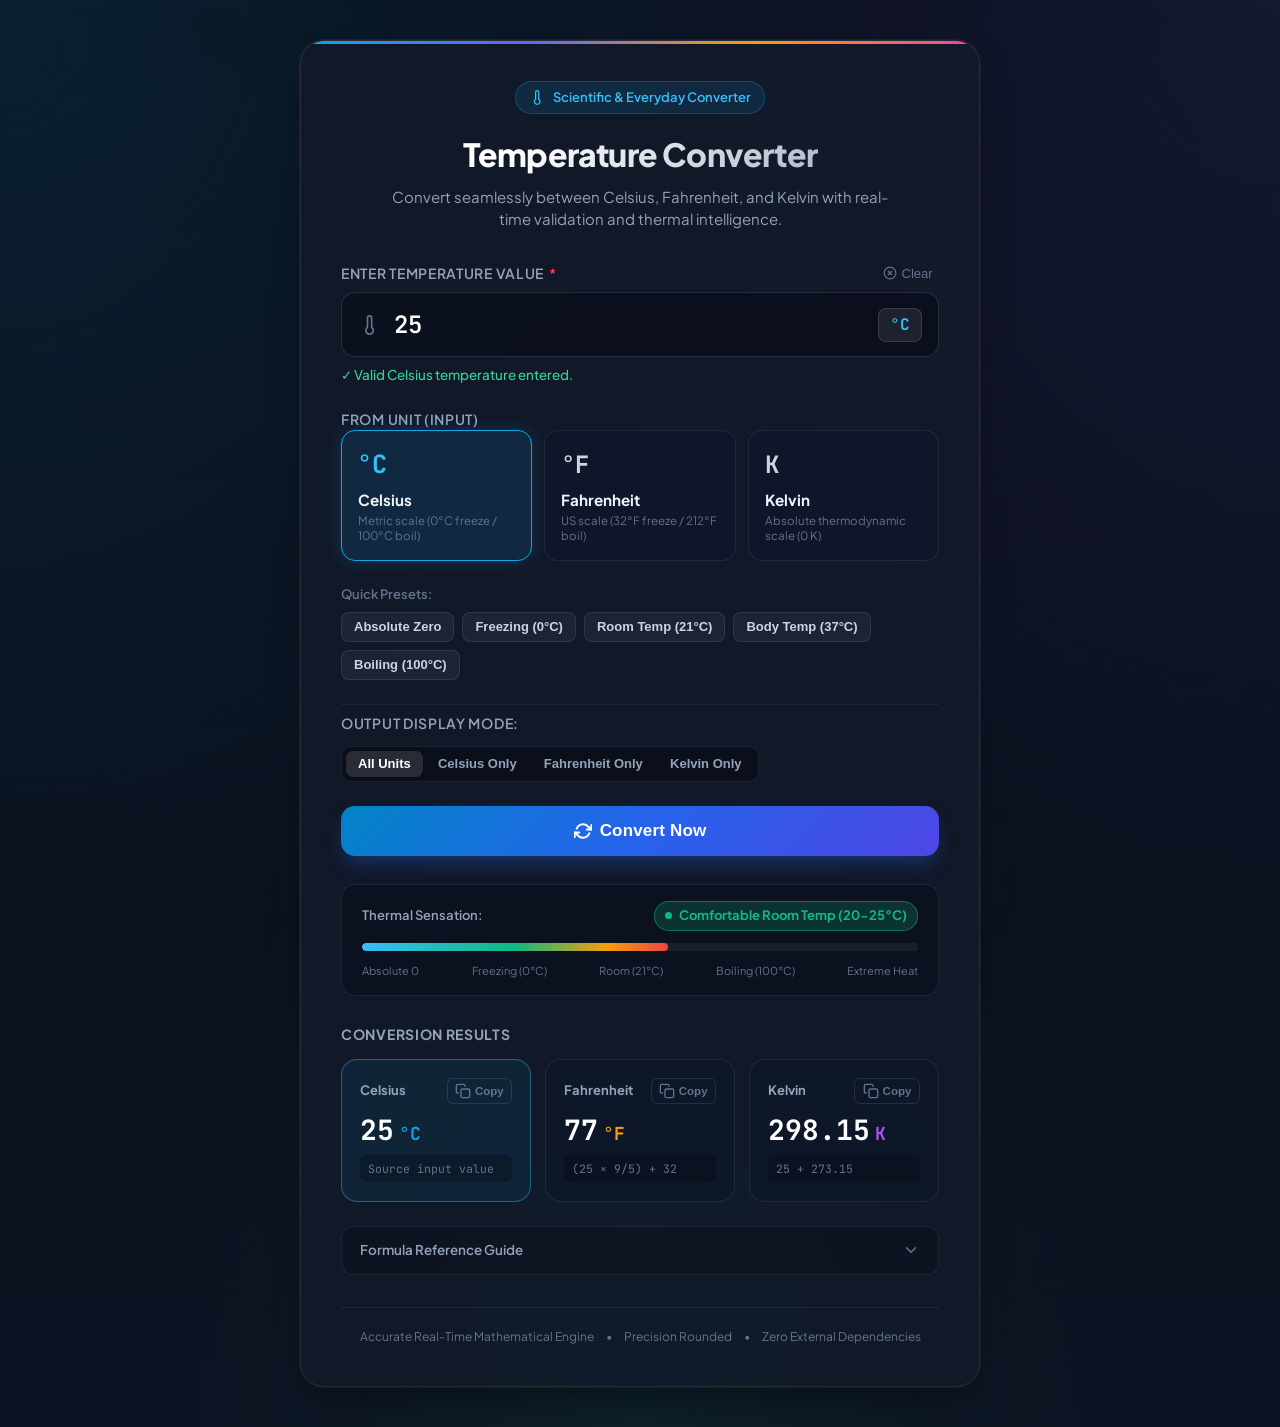
<file: WebDev-L1-temperature converter/index.html>
<!DOCTYPE html>
<html lang="en">
<head>
  <meta charset="UTF-8">
  <meta name="viewport" content="width=device-width, initial-scale=1.0">
  <title>ThermoShift · Interactive Temperature Converter</title>
  <meta name="description" content="Modern, interactive temperature converter between Celsius, Fahrenheit, and Kelvin with real-time validation and edge-case handling.">
  <link rel="stylesheet" href="style.css">
  <link rel="preconnect" href="https://fonts.googleapis.com">
  <link rel="preconnect" href="https://fonts.gstatic.com" crossorigin>
  <link href="https://fonts.googleapis.com/css2?family=Plus+Jakarta+Sans:wght@400;500;600;700;800&family=JetBrains+Mono:wght@400;600;700&display=swap" rel="stylesheet">
</head>
<body>
  <div class="page-container">
    <main class="converter-card" role="main">
      <!-- Card Header -->
      <header class="card-header">
        <div class="brand-badge">
          <svg class="badge-icon" viewBox="0 0 24 24" fill="none" stroke="currentColor" stroke-width="2" stroke-linecap="round" stroke-linejoin="round" aria-hidden="true">
            <path d="M14 14.76V3.5a2.5 2.5 0 0 0-5 0v11.26a4.5 4.5 0 1 0 5 0z"/>
          </svg>
          <span>Scientific & Everyday Converter</span>
        </div>
        <h1 class="card-title">Temperature Converter</h1>
        <p class="card-subtitle">Convert seamlessly between Celsius, Fahrenheit, and Kelvin with real-time validation and thermal intelligence.</p>
      </header>

      <!-- Main Converter Form -->
      <form id="tempForm" class="converter-form" novalidate onsubmit="return false;">
        <!-- Input Section -->
        <div class="form-group">
          <div class="label-row">
            <label for="tempInput" class="form-label">
              Enter Temperature Value
              <span class="required-indicator" aria-hidden="true">*</span>
            </label>
            <button type="button" id="clearBtn" class="text-button" title="Clear input field">
              <svg viewBox="0 0 24 24" width="14" height="14" fill="none" stroke="currentColor" stroke-width="2" stroke-linecap="round" stroke-linejoin="round" aria-hidden="true">
                <circle cx="12" cy="12" r="10"></circle>
                <line x1="15" y1="9" x2="9" y2="15"></line>
                <line x1="9" y1="9" x2="15" y2="15"></line>
              </svg>
              <span>Clear</span>
            </button>
          </div>

          <div class="input-wrapper" id="inputWrapper">
            <span class="input-icon-left" aria-hidden="true">
              <svg viewBox="0 0 24 24" width="20" height="20" fill="none" stroke="currentColor" stroke-width="2" stroke-linecap="round" stroke-linejoin="round">
                <path d="M14 14.76V3.5a2.5 2.5 0 0 0-5 0v11.26a4.5 4.5 0 1 0 5 0z"/>
              </svg>
            </span>
            <input 
              type="text" 
              id="tempInput" 
              name="temperature"
              class="styled-input" 
              placeholder="e.g. 25, -10, or 98.6" 
              autocomplete="off" 
              inputmode="decimal"
              aria-describedby="inputFeedback"
              aria-invalid="false"
              value="25"
              required
            >
            <span class="input-unit-tag" id="inputUnitTag">°C</span>
          </div>

          <!-- Real-Time Input Error / Feedback Area -->
          <div id="inputFeedback" class="feedback-msg" role="alert" aria-live="polite"></div>
        </div>

        <!-- Input Unit Selector -->
        <fieldset class="form-group">
          <legend class="form-label">From Unit (Input)</legend>
          <div class="unit-selector-grid" id="inputUnitGroup" role="radiogroup" aria-label="Input temperature unit">
            <label class="unit-card active" data-unit="C">
              <input type="radio" name="inputUnit" value="C" checked>
              <span class="unit-symbol">°C</span>
              <span class="unit-meta">
                <strong class="unit-name">Celsius</strong>
                <span class="unit-desc">Metric scale (0°C freeze / 100°C boil)</span>
              </span>
            </label>

            <label class="unit-card" data-unit="F">
              <input type="radio" name="inputUnit" value="F">
              <span class="unit-symbol">°F</span>
              <span class="unit-meta">
                <strong class="unit-name">Fahrenheit</strong>
                <span class="unit-desc">US scale (32°F freeze / 212°F boil)</span>
              </span>
            </label>

            <label class="unit-card" data-unit="K">
              <input type="radio" name="inputUnit" value="K">
              <span class="unit-symbol">K</span>
              <span class="unit-meta">
                <strong class="unit-name">Kelvin</strong>
                <span class="unit-desc">Absolute thermodynamic scale (0 K)</span>
              </span>
            </label>
          </div>
        </fieldset>

        <!-- Quick Reference Presets -->
        <div class="presets-section">
          <span class="presets-label">Quick Presets:</span>
          <div class="preset-chips">
            <button type="button" class="chip-btn" data-val="-273.15" data-unit="C" title="Absolute Zero (-273.15°C / 0 K)">
              Absolute Zero
            </button>
            <button type="button" class="chip-btn" data-val="0" data-unit="C" title="Freezing point of water at 1 atm">
              Freezing (0°C)
            </button>
            <button type="button" class="chip-btn" data-val="21" data-unit="C" title="Standard comfortable room temperature">
              Room Temp (21°C)
            </button>
            <button type="button" class="chip-btn" data-val="37" data-unit="C" title="Average normal human body temperature">
              Body Temp (37°C)
            </button>
            <button type="button" class="chip-btn" data-val="100" data-unit="C" title="Boiling point of water at 1 atm">
              Boiling (100°C)
            </button>
          </div>
        </div>

        <!-- Output Mode Filter Control -->
        <div class="filter-row">
          <span class="form-label" style="margin-bottom: 0;">Output Display Mode:</span>
          <div class="segmented-control" role="tablist" aria-label="Output View Selector">
            <button type="button" class="segment-btn active" data-view="all" role="tab" aria-selected="true">All Units</button>
            <button type="button" class="segment-btn" data-view="C" role="tab" aria-selected="false">Celsius Only</button>
            <button type="button" class="segment-btn" data-view="F" role="tab" aria-selected="false">Fahrenheit Only</button>
            <button type="button" class="segment-btn" data-view="K" role="tab" aria-selected="false">Kelvin Only</button>
          </div>
        </div>

        <!-- Action Button Row -->
        <div class="actions-row">
          <button type="button" id="convertBtn" class="primary-btn">
            <svg viewBox="0 0 24 24" width="18" height="18" fill="none" stroke="currentColor" stroke-width="2.5" stroke-linecap="round" stroke-linejoin="round" aria-hidden="true">
              <polyline points="23 4 23 10 17 10"></polyline>
              <polyline points="1 20 1 14 7 14"></polyline>
              <path d="M3.51 9a9 9 0 0 1 14.85-3.36L23 10M1 14l4.64 4.36A9 9 0 0 0 20.49 15"></path>
            </svg>
            <span>Convert Now</span>
          </button>
        </div>
      </form>

      <!-- Absolute Zero Edge Case Alert Banner -->
      <div id="absoluteZeroBanner" class="alert-banner" role="alert" aria-hidden="true">
        <div class="alert-icon-wrap">
          <svg viewBox="0 0 24 24" width="22" height="22" fill="none" stroke="currentColor" stroke-width="2" stroke-linecap="round" stroke-linejoin="round">
            <path d="M10.29 3.86L1.82 18a2 2 0 0 0 1.71 3h16.94a2 2 0 0 0 1.71-3L13.71 3.86a2 2 0 0 0-3.42 0z"></path>
            <line x1="12" y1="9" x2="12" y2="13"></line>
            <line x1="12" y1="17" x2="12.01" y2="17"></line>
          </svg>
        </div>
        <div class="alert-body">
          <strong class="alert-title">Absolute Zero Violation Warning</strong>
          <p class="alert-text" id="absoluteZeroText">
            Temperatures cannot fall below Absolute Zero (<strong>0 K</strong> / <strong>-273.15°C</strong> / <strong>-459.67°F</strong>). At this theoretical threshold, all classical molecular kinetic motion ceases according to the Third Law of Thermodynamics.
          </p>
        </div>
      </div>

      <!-- Live Thermal Status Indicator -->
      <section class="thermal-status-card" id="thermalCard" aria-label="Thermal assessment">
        <div class="thermal-header">
          <span class="thermal-label">Thermal Sensation:</span>
          <span class="thermal-badge" id="thermalBadge">
            <span class="thermal-dot"></span>
            <span id="thermalBadgeText">Room Temperature</span>
          </span>
        </div>
        <div class="thermal-meter-track" role="progressbar" aria-valuemin="-50" aria-valuemax="120" aria-valuenow="25" id="thermalMeterTrack">
          <div class="thermal-meter-fill" id="thermalMeterFill"></div>
        </div>
        <div class="thermal-scale-legend">
          <span>Absolute 0</span>
          <span>Freezing (0°C)</span>
          <span>Room (21°C)</span>
          <span>Boiling (100°C)</span>
          <span>Extreme Heat</span>
        </div>
      </section>

      <!-- Converted Results Display Area -->
      <section class="results-section" aria-label="Conversion Results">
        <h2 class="section-heading">Conversion Results</h2>
        <div class="results-grid" id="resultsGrid">
          <!-- Celsius Card -->
          <article class="result-card" id="cardCelsius" data-unit="C">
            <div class="result-top">
              <span class="result-unit-label">Celsius</span>
              <button type="button" class="copy-btn" data-target="valCelsius" title="Copy Celsius value">
                <svg viewBox="0 0 24 24" width="16" height="16" fill="none" stroke="currentColor" stroke-width="2" stroke-linecap="round" stroke-linejoin="round">
                  <rect x="9" y="9" width="13" height="13" rx="2" ry="2"></rect>
                  <path d="M5 15H4a2 2 0 0 1-2-2V4a2 2 0 0 1 2-2h9a2 2 0 0 1 2 2v1"></path>
                </svg>
                <span class="copy-text">Copy</span>
              </button>
            </div>
            <div class="result-value-wrap">
              <span class="result-number" id="valCelsius">25</span>
              <span class="result-symbol">°C</span>
            </div>
            <div class="result-formula" id="formulaCelsius">Source input value</div>
          </article>

          <!-- Fahrenheit Card -->
          <article class="result-card" id="cardFahrenheit" data-unit="F">
            <div class="result-top">
              <span class="result-unit-label">Fahrenheit</span>
              <button type="button" class="copy-btn" data-target="valFahrenheit" title="Copy Fahrenheit value">
                <svg viewBox="0 0 24 24" width="16" height="16" fill="none" stroke="currentColor" stroke-width="2" stroke-linecap="round" stroke-linejoin="round">
                  <rect x="9" y="9" width="13" height="13" rx="2" ry="2"></rect>
                  <path d="M5 15H4a2 2 0 0 1-2-2V4a2 2 0 0 1 2-2h9a2 2 0 0 1 2 2v1"></path>
                </svg>
                <span class="copy-text">Copy</span>
              </button>
            </div>
            <div class="result-value-wrap">
              <span class="result-number" id="valFahrenheit">77</span>
              <span class="result-symbol">°F</span>
            </div>
            <div class="result-formula" id="formulaFahrenheit">(25 × 9/5) + 32</div>
          </article>

          <!-- Kelvin Card -->
          <article class="result-card" id="cardKelvin" data-unit="K">
            <div class="result-top">
              <span class="result-unit-label">Kelvin</span>
              <button type="button" class="copy-btn" data-target="valKelvin" title="Copy Kelvin value">
                <svg viewBox="0 0 24 24" width="16" height="16" fill="none" stroke="currentColor" stroke-width="2" stroke-linecap="round" stroke-linejoin="round">
                  <rect x="9" y="9" width="13" height="13" rx="2" ry="2"></rect>
                  <path d="M5 15H4a2 2 0 0 1-2-2V4a2 2 0 0 1 2-2h9a2 2 0 0 1 2 2v1"></path>
                </svg>
                <span class="copy-text">Copy</span>
              </button>
            </div>
            <div class="result-value-wrap">
              <span class="result-number" id="valKelvin">298.15</span>
              <span class="result-symbol">K</span>
            </div>
            <div class="result-formula" id="formulaKelvin">25 + 273.15</div>
          </article>
        </div>
      </section>

      <!-- Conversion Formulas Reference & Education Box -->
      <details class="formulas-accordion">
        <summary class="formulas-summary">
          <span>Formula Reference Guide</span>
          <svg class="chevron" viewBox="0 0 24 24" width="18" height="18" fill="none" stroke="currentColor" stroke-width="2" stroke-linecap="round" stroke-linejoin="round">
            <polyline points="6 9 12 15 18 9"></polyline>
          </svg>
        </summary>
        <div class="formulas-content">
          <div class="formula-item">
            <strong>Celsius to Fahrenheit:</strong>
            <code>°F = (°C × 9/5) + 32</code>
          </div>
          <div class="formula-item">
            <strong>Fahrenheit to Celsius:</strong>
            <code>°C = (°F − 32) × 5/9</code>
          </div>
          <div class="formula-item">
            <strong>Celsius to Kelvin:</strong>
            <code>K = °C + 273.15</code>
          </div>
          <div class="formula-item">
            <strong>Kelvin to Celsius:</strong>
            <code>°C = K − 273.15</code>
          </div>
          <div class="formula-item">
            <strong>Fahrenheit to Kelvin:</strong>
            <code>K = (°F − 32) × 5/9 + 273.15</code>
          </div>
          <div class="formula-item">
            <strong>Kelvin to Fahrenheit:</strong>
            <code>°F = (K − 273.15) × 9/5 + 32</code>
          </div>
        </div>
      </details>

      <!-- Card Footer -->
      <footer class="card-footer">
        <span>Accurate Real-Time Mathematical Engine</span>
        <span>•</span>
        <span>Precision Rounded</span>
        <span>•</span>
        <span>Zero External Dependencies</span>
      </footer>
    </main>

    <!-- Toast Notification Container for Copy Actions -->
    <div id="toast" class="toast-popup" role="status" aria-live="polite"></div>
  </div>

  <script src="app.js"></script>
</body>
</html>
</file>
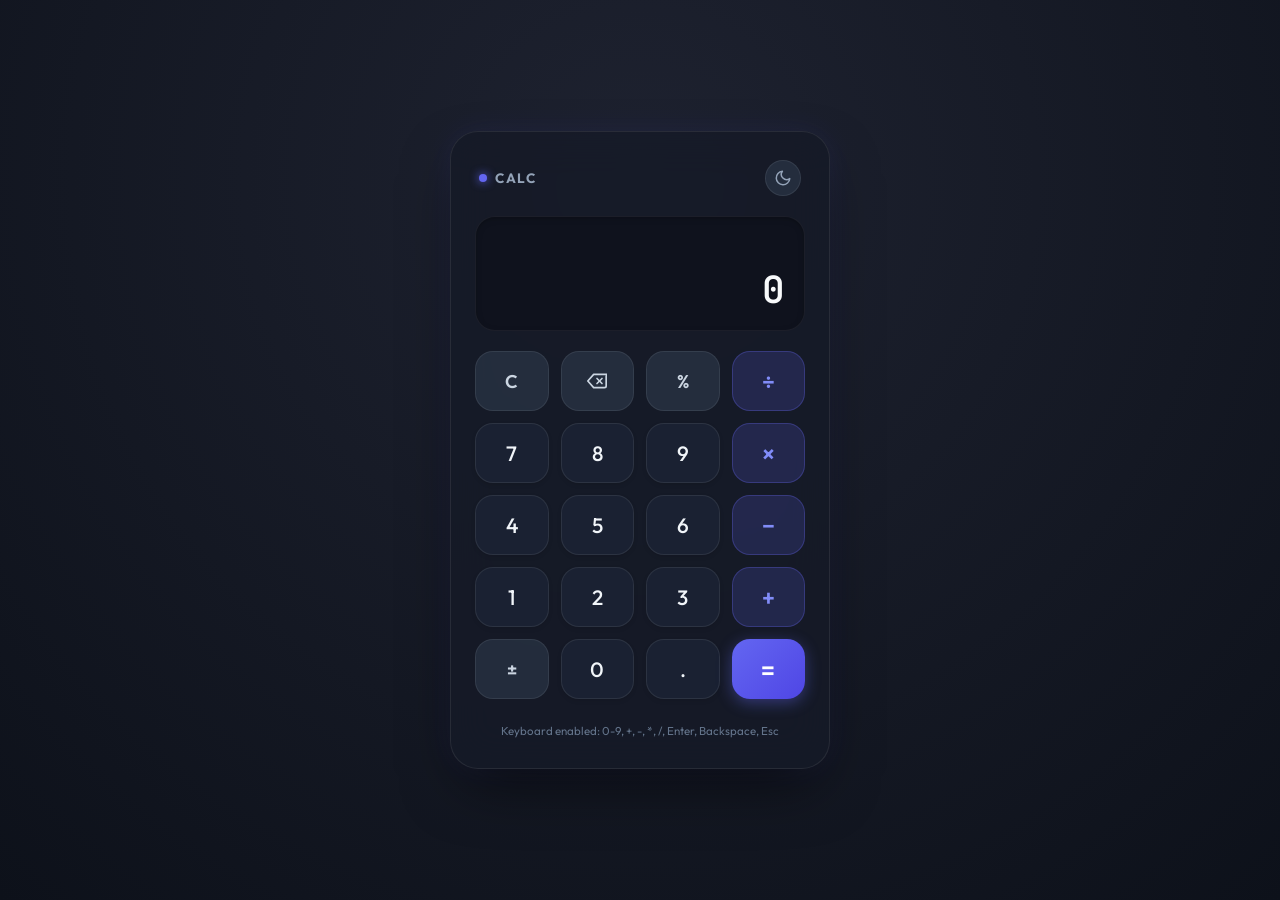
<file: WebDev-L2-Calculator/index.html>
<!DOCTYPE html>
<html lang="en" data-theme="dark">
<head>
  <meta charset="UTF-8">
  <meta name="viewport" content="width=device-width, initial-scale=1.0">
  <meta name="description" content="A modern, fully functional browser-based calculator built with HTML5, CSS Grid, and Vanilla JavaScript.">
  <title>Modern Calculator</title>
  <link rel="stylesheet" href="styles.css">
  <link rel="preconnect" href="https://fonts.googleapis.com">
  <link rel="preconnect" href="https://fonts.gstatic.com" crossorigin>
  <link href="https://fonts.googleapis.com/css2?family=Outfit:wght@300;400;500;600;700&family=JetBrains+Mono:wght@400;500;600&display=swap" rel="stylesheet">
</head>
<body>
  <main class="app-container">
    <div class="calculator-card" role="region" aria-label="Calculator">
      <!-- Header with branding and theme toggle -->
      <header class="calculator-header">
        <div class="brand">
          <span class="brand-dot"></span>
          <span class="brand-title">CALC</span>
        </div>
        <button id="theme-toggle" class="theme-toggle-btn" aria-label="Toggle light/dark theme" title="Toggle theme (T)">
          <svg class="sun-icon" xmlns="http://www.w3.org/2000/svg" width="18" height="18" viewBox="0 0 24 24" fill="none" stroke="currentColor" stroke-width="2" stroke-linecap="round" stroke-linejoin="round">
            <circle cx="12" cy="12" r="5"></circle>
            <line x1="12" y1="1" x2="12" y2="3"></line>
            <line x1="12" y1="21" x2="12" y2="23"></line>
            <line x1="4.22" y1="4.22" x2="5.64" y2="5.64"></line>
            <line x1="18.36" y1="18.36" x2="19.78" y2="19.78"></line>
            <line x1="1" y1="12" x2="3" y2="12"></line>
            <line x1="21" y1="12" x2="23" y2="12"></line>
            <line x1="4.22" y1="19.78" x2="5.64" y2="18.36"></line>
            <line x1="18.36" y1="5.64" x2="19.78" y2="4.22"></line>
          </svg>
          <svg class="moon-icon" xmlns="http://www.w3.org/2000/svg" width="18" height="18" viewBox="0 0 24 24" fill="none" stroke="currentColor" stroke-width="2" stroke-linecap="round" stroke-linejoin="round">
            <path d="M21 12.79A9 9 0 1 1 11.21 3 7 7 0 0 0 21 12.79z"></path>
          </svg>
        </button>
      </header>

      <!-- Calculator Display Screen -->
      <section class="display-container" aria-label="Calculator display">
        <div class="previous-operand" id="previous-operand" aria-live="polite" aria-atomic="true"></div>
        <div class="current-operand" id="current-operand" aria-live="polite" aria-atomic="true">0</div>
      </section>

      <!-- Button Grid -->
      <section class="keypad-grid" aria-label="Calculator keypad">
        <!-- Row 1 -->
        <button type="button" class="btn btn-function" data-action="clear" aria-label="Clear all" title="Clear (Escape)">C</button>
        <button type="button" class="btn btn-function" data-action="delete" aria-label="Backspace delete" title="Backspace (⌫)">
          <svg xmlns="http://www.w3.org/2000/svg" width="20" height="20" viewBox="0 0 24 24" fill="none" stroke="currentColor" stroke-width="2" stroke-linecap="round" stroke-linejoin="round">
            <path d="M21 4H8l-7 8 7 8h13a2 2 0 0 0 2-2V6a2 2 0 0 0 2-2z"></path>
            <line x1="18" y1="9" x2="12" y2="15"></line>
            <line x1="12" y1="9" x2="18" y2="15"></line>
          </svg>
        </button>
        <button type="button" class="btn btn-function" data-action="percent" aria-label="Percent" title="Percent (%)">%</button>
        <button type="button" class="btn btn-operator" data-operator="÷" aria-label="Divide by" title="Divide (/)">÷</button>

        <!-- Row 2 -->
        <button type="button" class="btn btn-number" data-number="7">7</button>
        <button type="button" class="btn btn-number" data-number="8">8</button>
        <button type="button" class="btn btn-number" data-number="9">9</button>
        <button type="button" class="btn btn-operator" data-operator="×" aria-label="Multiply by" title="Multiply (*)">×</button>

        <!-- Row 3 -->
        <button type="button" class="btn btn-number" data-number="4">4</button>
        <button type="button" class="btn btn-number" data-number="5">5</button>
        <button type="button" class="btn btn-number" data-number="6">6</button>
        <button type="button" class="btn btn-operator" data-operator="−" aria-label="Subtract" title="Subtract (-)">−</button>

        <!-- Row 4 -->
        <button type="button" class="btn btn-number" data-number="1">1</button>
        <button type="button" class="btn btn-number" data-number="2">2</button>
        <button type="button" class="btn btn-number" data-number="3">3</button>
        <button type="button" class="btn btn-operator" data-operator="+" aria-label="Add" title="Add (+)">+</button>

        <!-- Row 5 -->
        <button type="button" class="btn btn-function" data-action="negate" aria-label="Toggle positive or negative" title="Negate (±)">±</button>
        <button type="button" class="btn btn-number" data-number="0">0</button>
        <button type="button" class="btn btn-number" data-number="." aria-label="Decimal point">.</button>
        <button type="button" class="btn btn-equals" data-action="equals" aria-label="Equals" title="Calculate (Enter or =)">=</button>
      </section>

      <!-- Keyboard shortcuts hint -->
      <footer class="calculator-footer">
        <span>Keyboard enabled: 0-9, +, -, *, /, Enter, Backspace, Esc</span>
      </footer>
    </div>
  </main>

  <script src="script.js"></script>
</body>
</html>
</file>
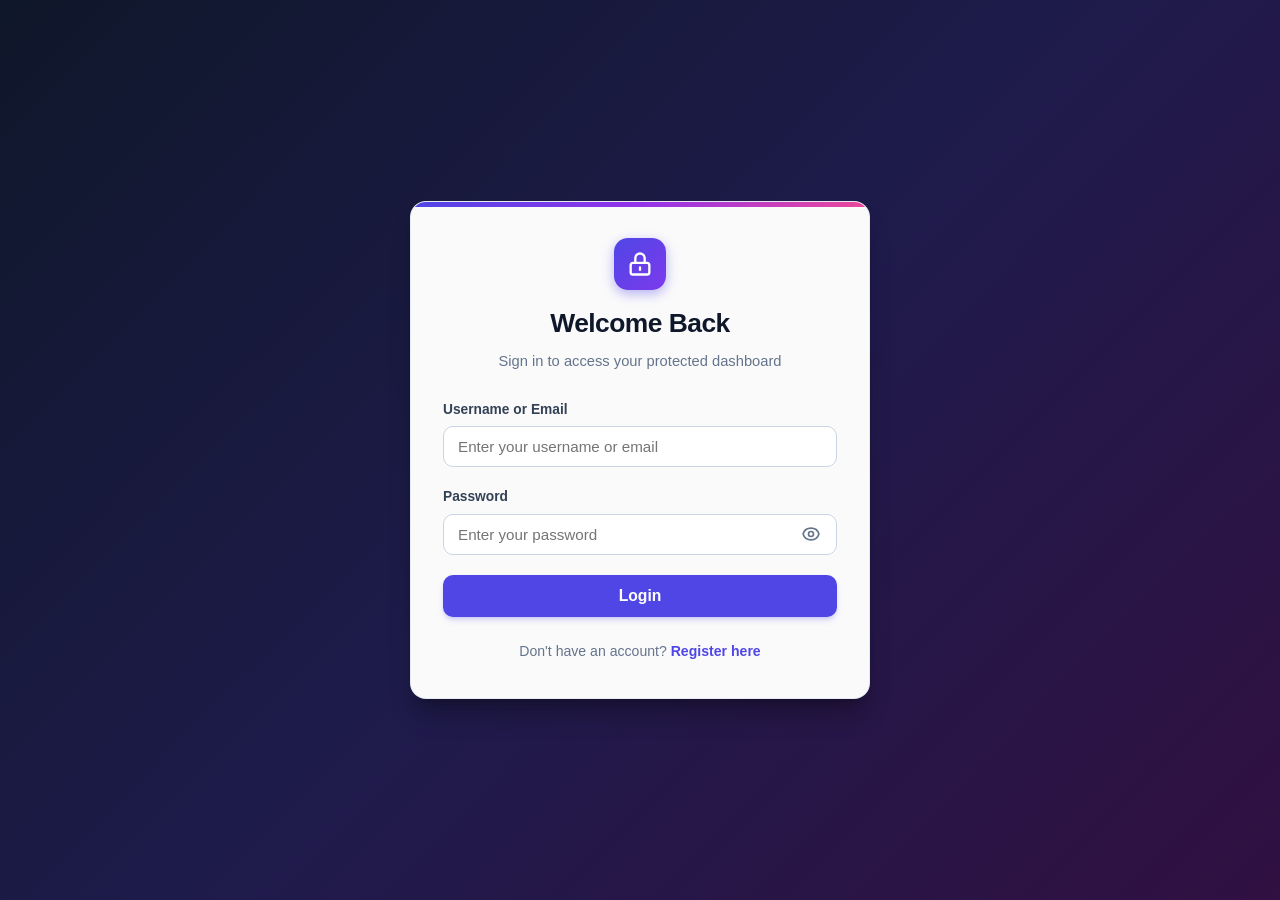
<file: WebDev-L2-Login Authentication System/index.html>
<!DOCTYPE html>
<html lang="en">
<head>
  <meta charset="UTF-8">
  <meta name="viewport" content="width=device-width, initial-scale=1.0">
  <title>Redirecting - Authentication System</title>
  <link rel="stylesheet" href="css/styles.css">
  <script>
    (function() {
      try {
        var rawSession = localStorage.getItem('auth_system_session') || sessionStorage.getItem('auth_system_session');
        if (rawSession) {
          window.location.replace('dashboard.html');
        } else {
          window.location.replace('login.html');
        }
      } catch (e) {
        window.location.replace('login.html');
      }
    })();
  </script>
</head>
<body>
  <main class="auth-container">
    <div class="auth-card" style="text-align: center;">
      <h2 class="auth-title">Redirecting...</h2>
      <p class="auth-subtitle" style="margin-bottom: 20px;">Checking authentication status</p>
      <p style="font-size: 0.9rem; color: var(--text-muted);">
        If you are not redirected automatically, please choose:
      </p>
      <div style="display: flex; gap: 12px; justify-content: center; margin-top: 16px;">
        <a href="login.html" class="btn-primary" style="text-decoration: none; max-width: 140px;">Log In</a>
        <a href="register.html" class="btn-secondary" style="text-decoration: none; max-width: 140px;">Register</a>
      </div>
    </div>
  </main>
</body>
</html>
</file>
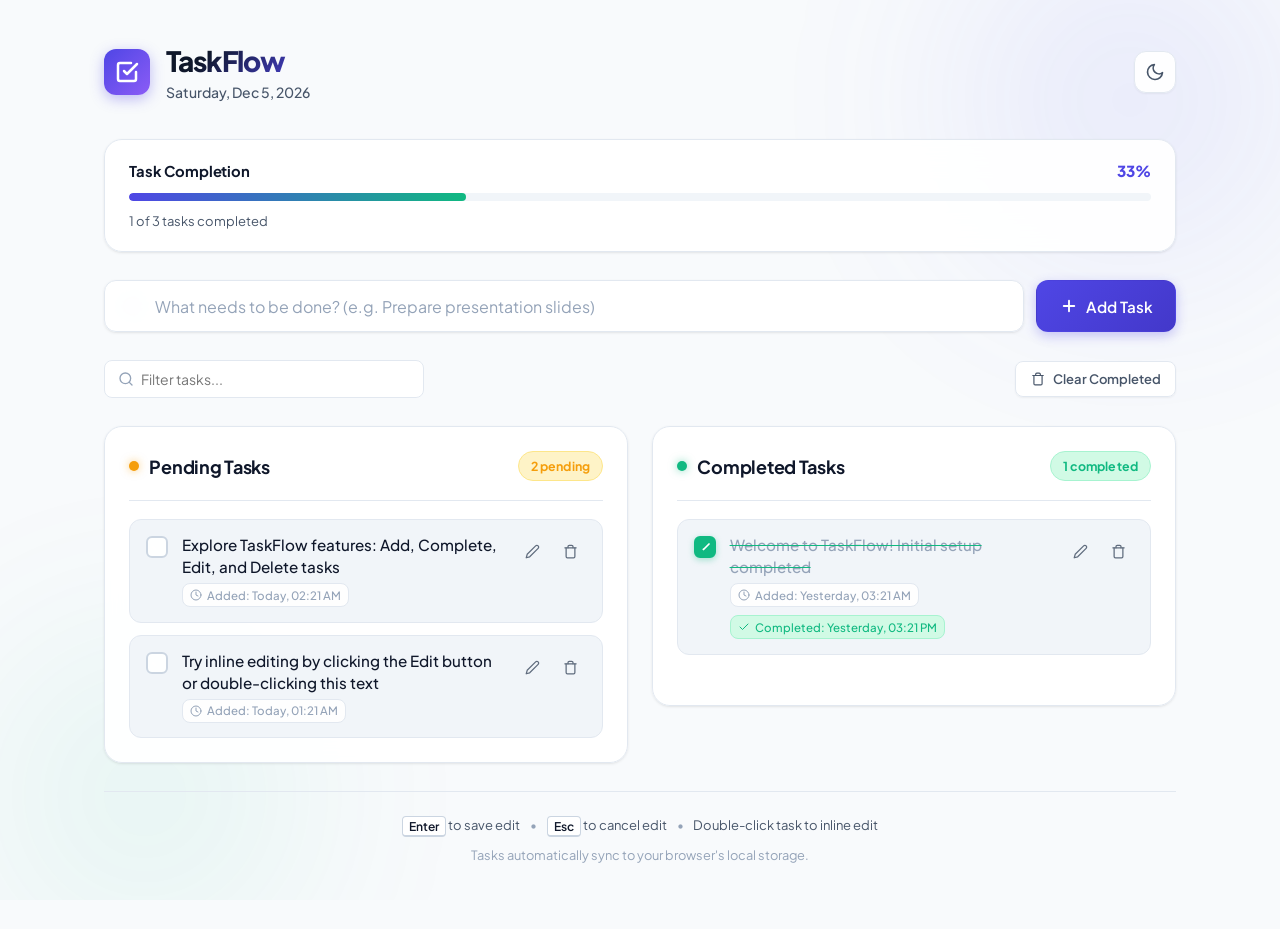
<file: WebDev-L2-To-Do Web App/index.html>
<!DOCTYPE html>
<html lang="en" data-theme="light">
<head>
  <meta charset="UTF-8">
  <meta name="viewport" content="width=device-width, initial-scale=1.0">
  <title>TaskFlow · Interactive To-Do Web App</title>
  <meta name="description" content="A modern, responsive interactive to-do list web application with pending/completed lists, inline editing, count badges, timestamps, and localStorage persistence.">
  <link rel="preconnect" href="https://fonts.googleapis.com">
  <link rel="preconnect" href="https://fonts.gstatic.com" crossorigin>
  <link href="https://fonts.googleapis.com/css2?family=Plus+Jakarta+Sans:wght@400;500;600;700;800&display=swap" rel="stylesheet">
  <link rel="stylesheet" href="styles.css">
</head>
<body>
  <div class="app-background">
    <div class="glow-sphere sphere-1"></div>
    <div class="glow-sphere sphere-2"></div>
  </div>

  <div class="app-wrapper">
    <!-- Header -->
    <header class="app-header">
      <div class="brand-group">
        <div class="brand-icon" aria-hidden="true">
          <svg width="24" height="24" viewBox="0 0 24 24" fill="none" stroke="currentColor" stroke-width="2.5" stroke-linecap="round" stroke-linejoin="round">
            <polyline points="9 11 12 14 22 4"></polyline>
            <path d="M21 12v7a2 2 0 0 1-2 2H5a2 2 0 0 1-2-2V5a2 2 0 0 1 2-2h11"></path>
          </svg>
        </div>
        <div>
          <h1 class="app-title">TaskFlow</h1>
          <p class="app-subtitle" id="current-date">Stay organized & productive</p>
        </div>
      </div>
      <div class="header-actions">
        <button id="theme-toggle" class="icon-btn" aria-label="Toggle dark/light mode" title="Toggle theme">
          <svg class="sun-icon" width="20" height="20" viewBox="0 0 24 24" fill="none" stroke="currentColor" stroke-width="2" stroke-linecap="round" stroke-linejoin="round">
            <circle cx="12" cy="12" r="5"></circle>
            <line x1="12" y1="1" x2="12" y2="3"></line>
            <line x1="12" y1="21" x2="12" y2="23"></line>
            <line x1="4.22" y1="4.22" x2="5.64" y2="5.64"></line>
            <line x1="18.36" y1="18.36" x2="19.78" y2="19.78"></line>
            <line x1="1" y1="12" x2="3" y2="12"></line>
            <line x1="21" y1="12" x2="23" y2="12"></line>
            <line x1="4.22" y1="19.78" x2="5.64" y2="18.36"></line>
            <line x1="18.36" y1="5.64" x2="19.78" y2="4.22"></line>
          </svg>
          <svg class="moon-icon" width="20" height="20" viewBox="0 0 24 24" fill="none" stroke="currentColor" stroke-width="2" stroke-linecap="round" stroke-linejoin="round">
            <path d="M21 12.79A9 9 0 1 1 11.21 3 7 7 0 0 0 21 12.79z"></path>
          </svg>
        </button>
      </div>
    </header>

    <!-- Productivity Progress Card -->
    <section class="progress-card" aria-label="Task progress summary">
      <div class="progress-header">
        <span class="progress-title">Task Completion</span>
        <span class="progress-percentage" id="progress-percentage">0%</span>
      </div>
      <div class="progress-bar-container" role="progressbar" aria-valuenow="0" aria-valuemin="0" aria-valuemax="100" id="progress-bar-container">
        <div class="progress-bar-fill" id="progress-bar-fill" style="width: 0%;"></div>
      </div>
      <div class="progress-meta">
        <span id="progress-meta-text">0 of 0 tasks completed</span>
      </div>
    </section>

    <!-- Add Task Form -->
    <section class="task-input-section">
      <form id="task-form" class="task-form" novalidate>
        <div class="input-wrapper">
          <svg class="input-icon" width="20" height="20" viewBox="0 0 24 24" fill="none" stroke="currentColor" stroke-width="2" stroke-linecap="round" stroke-linejoin="round" aria-hidden="true">
            <circle cx="12" cy="12" r="10"></circle>
            <line x1="12" y1="8" x2="12" y2="16"></line>
            <line x1="8" y1="12" x2="16" y2="12"></line>
          </svg>
          <input 
            type="text" 
            id="task-input" 
            class="task-input" 
            placeholder="What needs to be done? (e.g. Prepare presentation slides)" 
            maxlength="200"
            autocomplete="off"
            aria-label="New task description"
            required
          >
        </div>
        <button type="submit" id="add-task-btn" class="btn btn-primary" aria-label="Add Task">
          <svg width="18" height="18" viewBox="0 0 24 24" fill="none" stroke="currentColor" stroke-width="2.5" stroke-linecap="round" stroke-linejoin="round">
            <line x1="12" y1="5" x2="12" y2="19"></line>
            <line x1="5" y1="12" x2="19" y2="12"></line>
          </svg>
          <span>Add Task</span>
        </button>
      </form>
      <div id="form-feedback" class="form-feedback hidden" role="alert"></div>
    </section>

    <!-- Search & Quick Actions Bar -->
    <section class="controls-bar">
      <div class="search-wrapper">
        <svg class="search-icon" width="16" height="16" viewBox="0 0 24 24" fill="none" stroke="currentColor" stroke-width="2" stroke-linecap="round" stroke-linejoin="round" aria-hidden="true">
          <circle cx="11" cy="11" r="8"></circle>
          <line x1="21" y1="21" x2="16.65" y2="16.65"></line>
        </svg>
        <input 
          type="text" 
          id="search-input" 
          class="search-input" 
          placeholder="Filter tasks..." 
          aria-label="Filter tasks by text"
        >
        <button id="clear-search-btn" class="clear-search-btn hidden" aria-label="Clear filter query" type="button">✕</button>
      </div>
      <div class="controls-actions">
        <button id="clear-completed-btn" class="btn btn-secondary btn-sm hidden" title="Remove all completed tasks" type="button">
          <svg width="14" height="14" viewBox="0 0 24 24" fill="none" stroke="currentColor" stroke-width="2" stroke-linecap="round" stroke-linejoin="round">
            <polyline points="3 6 5 6 21 6"></polyline>
            <path d="M19 6v14a2 2 0 0 1-2 2H7a2 2 0 0 1-2-2V6m3 0V4a2 2 0 0 1 2-2h4a2 2 0 0 1 2 2v2"></path>
          </svg>
          <span>Clear Completed</span>
        </button>
      </div>
    </section>

    <!-- Main Dual Lists Grid -->
    <main class="lists-container">
      <!-- Pending Tasks Section -->
      <section class="task-card pending-card" aria-labelledby="pending-heading">
        <div class="card-header">
          <div class="header-title-group">
            <span class="status-indicator pending-dot" aria-hidden="true"></span>
            <h2 id="pending-heading" class="card-title">Pending Tasks</h2>
          </div>
          <span id="pending-count-badge" class="count-badge pending-badge">0 pending</span>
        </div>

        <ul id="pending-list" class="task-list" role="list" aria-label="Pending tasks list"></ul>

        <!-- Pending Empty State -->
        <div id="pending-empty" class="empty-state" role="status">
          <div class="empty-icon-wrap pending-bg">
            <svg width="36" height="36" viewBox="0 0 24 24" fill="none" stroke="currentColor" stroke-width="1.8" stroke-linecap="round" stroke-linejoin="round">
              <path d="M22 11.08V12a10 10 0 1 1-5.93-9.14"></path>
              <polyline points="22 4 12 14.01 9 11.01"></polyline>
            </svg>
          </div>
          <h3 class="empty-title">All caught up!</h3>
          <p class="empty-desc">No pending tasks right now. Relax or create a new task using the form above.</p>
        </div>
      </section>

      <!-- Completed Tasks Section -->
      <section class="task-card completed-card" aria-labelledby="completed-heading">
        <div class="card-header">
          <div class="header-title-group">
            <span class="status-indicator completed-dot" aria-hidden="true"></span>
            <h2 id="completed-heading" class="card-title">Completed Tasks</h2>
          </div>
          <span id="completed-count-badge" class="count-badge completed-badge">0 completed</span>
        </div>

        <ul id="completed-list" class="task-list" role="list" aria-label="Completed tasks list"></ul>

        <!-- Completed Empty State -->
        <div id="completed-empty" class="empty-state" role="status">
          <div class="empty-icon-wrap completed-bg">
            <svg width="36" height="36" viewBox="0 0 24 24" fill="none" stroke="currentColor" stroke-width="1.8" stroke-linecap="round" stroke-linejoin="round">
              <circle cx="12" cy="12" r="10"></circle>
              <path d="m9 12 2 2 4-4"></path>
            </svg>
          </div>
          <h3 class="empty-title">No completed tasks yet</h3>
          <p class="empty-desc">Mark tasks as complete to celebrate your achievements here!</p>
        </div>
      </section>
    </main>

    <!-- Footer & Keyboard Shortcuts info -->
    <footer class="app-footer">
      <div class="shortcuts-legend">
        <span><kbd>Enter</kbd> to save edit</span>
        <span class="divider">•</span>
        <span><kbd>Esc</kbd> to cancel edit</span>
        <span class="divider">•</span>
        <span>Double-click task to inline edit</span>
      </div>
      <p class="footer-note">Tasks automatically sync to your browser's local storage.</p>
    </footer>
  </div>

  <!-- Toast Notification -->
  <div id="toast" class="toast" role="alert" aria-live="polite">
    <span id="toast-message">Task updated</span>
    <button id="toast-action" class="toast-action hidden" type="button">Undo</button>
  </div>

  <script src="app.js"></script>
</body>
</html>
</file>
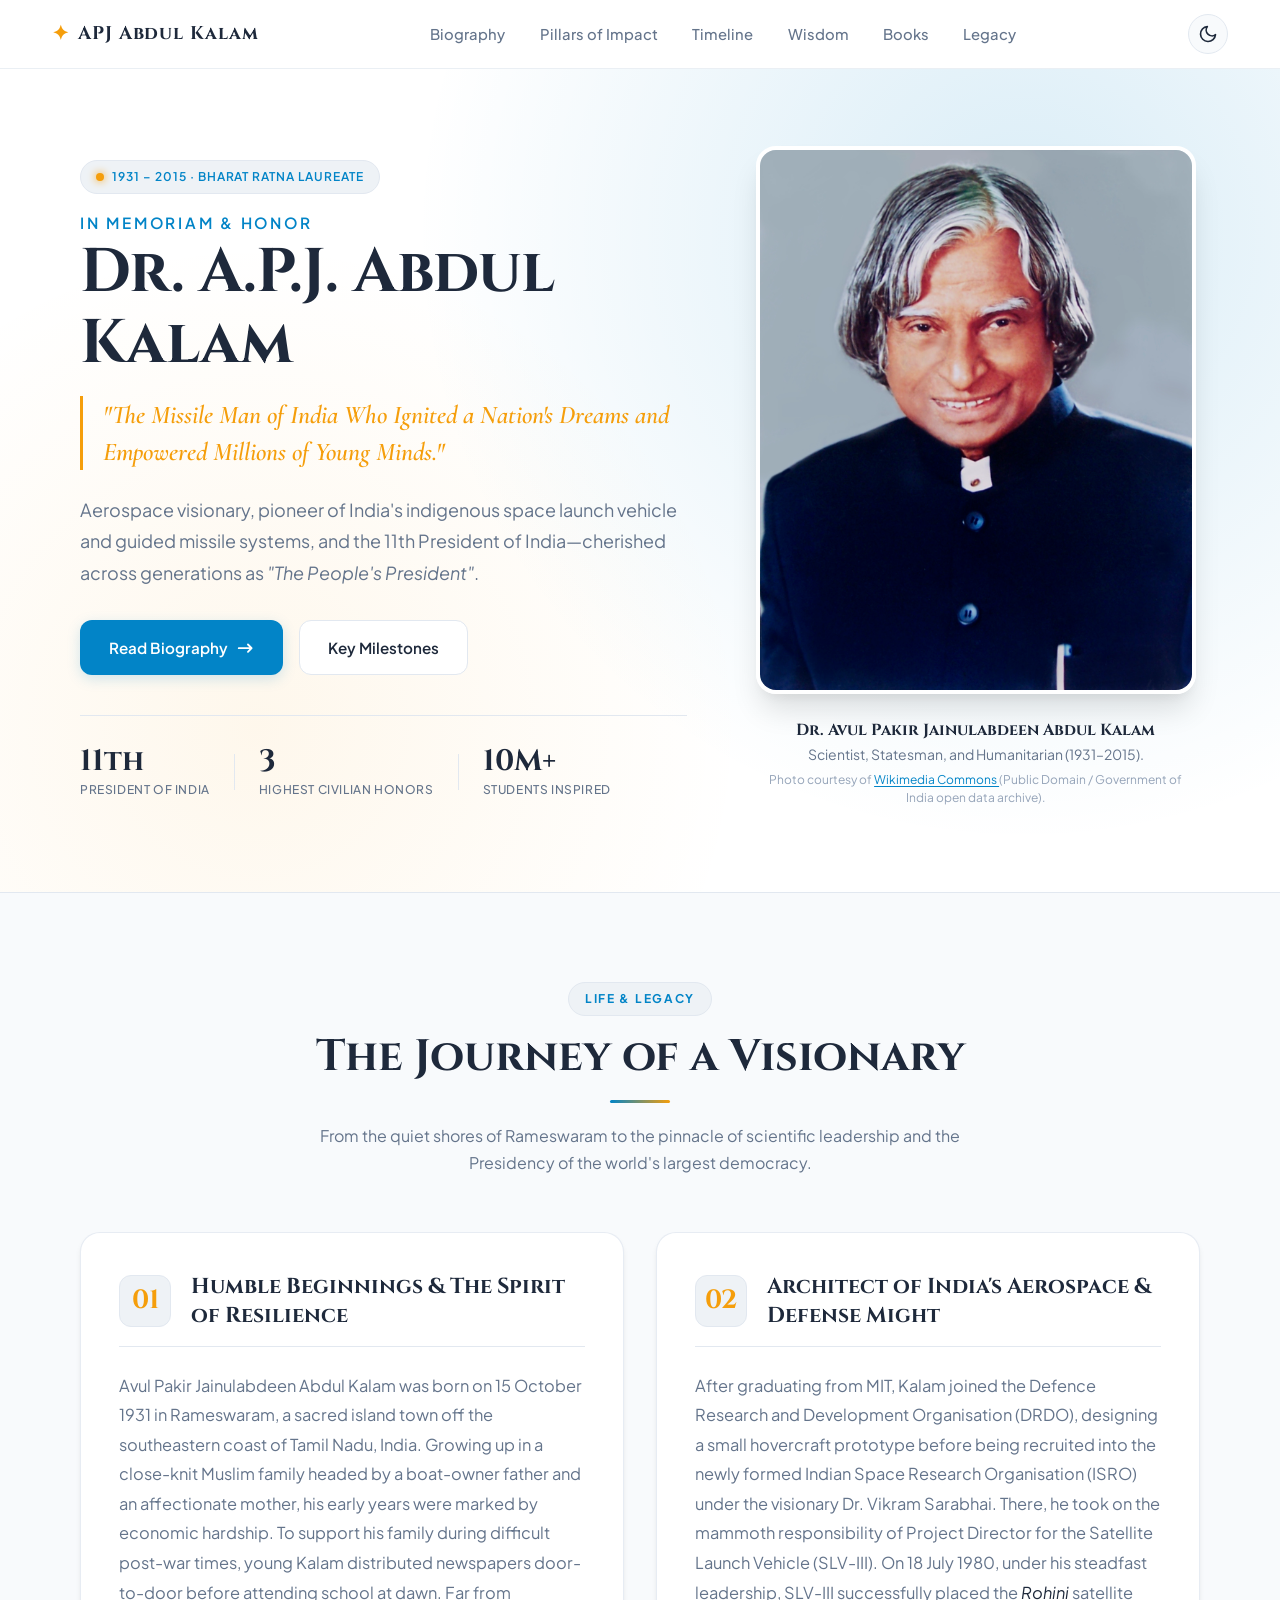
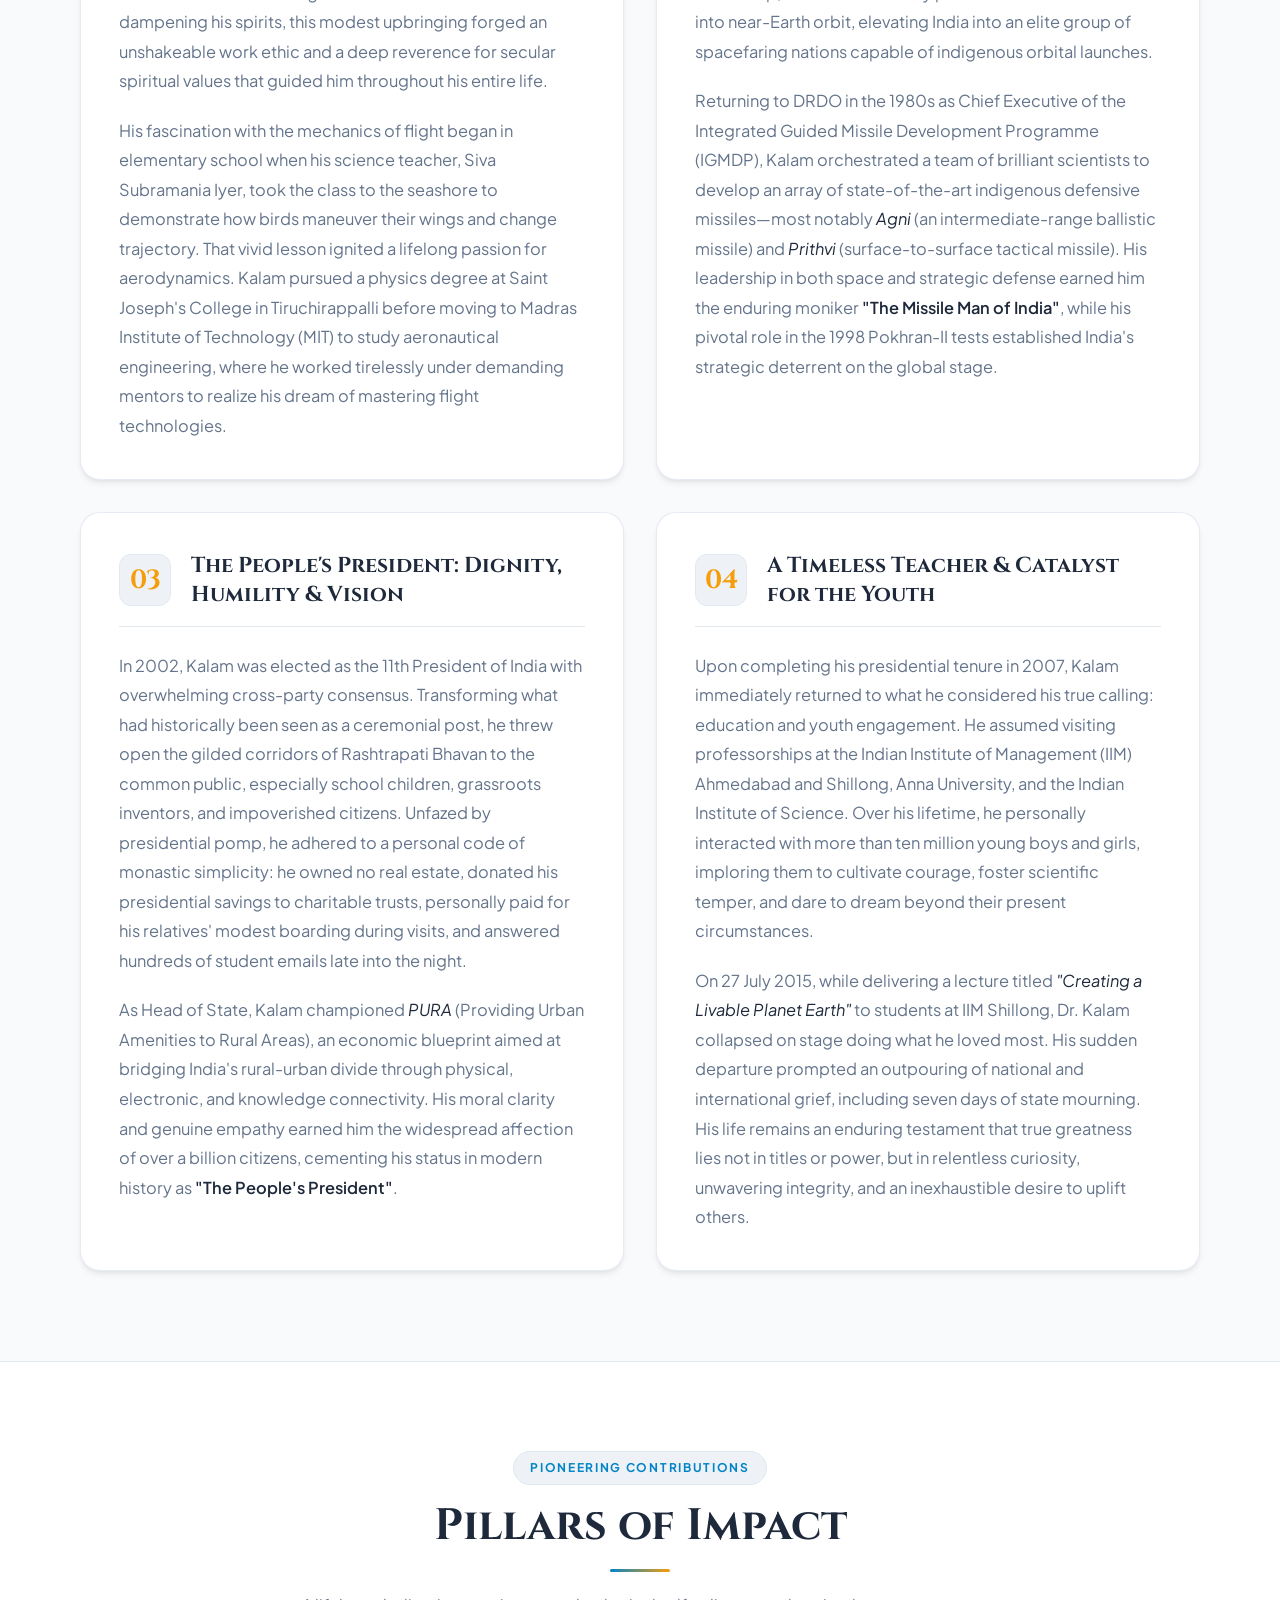
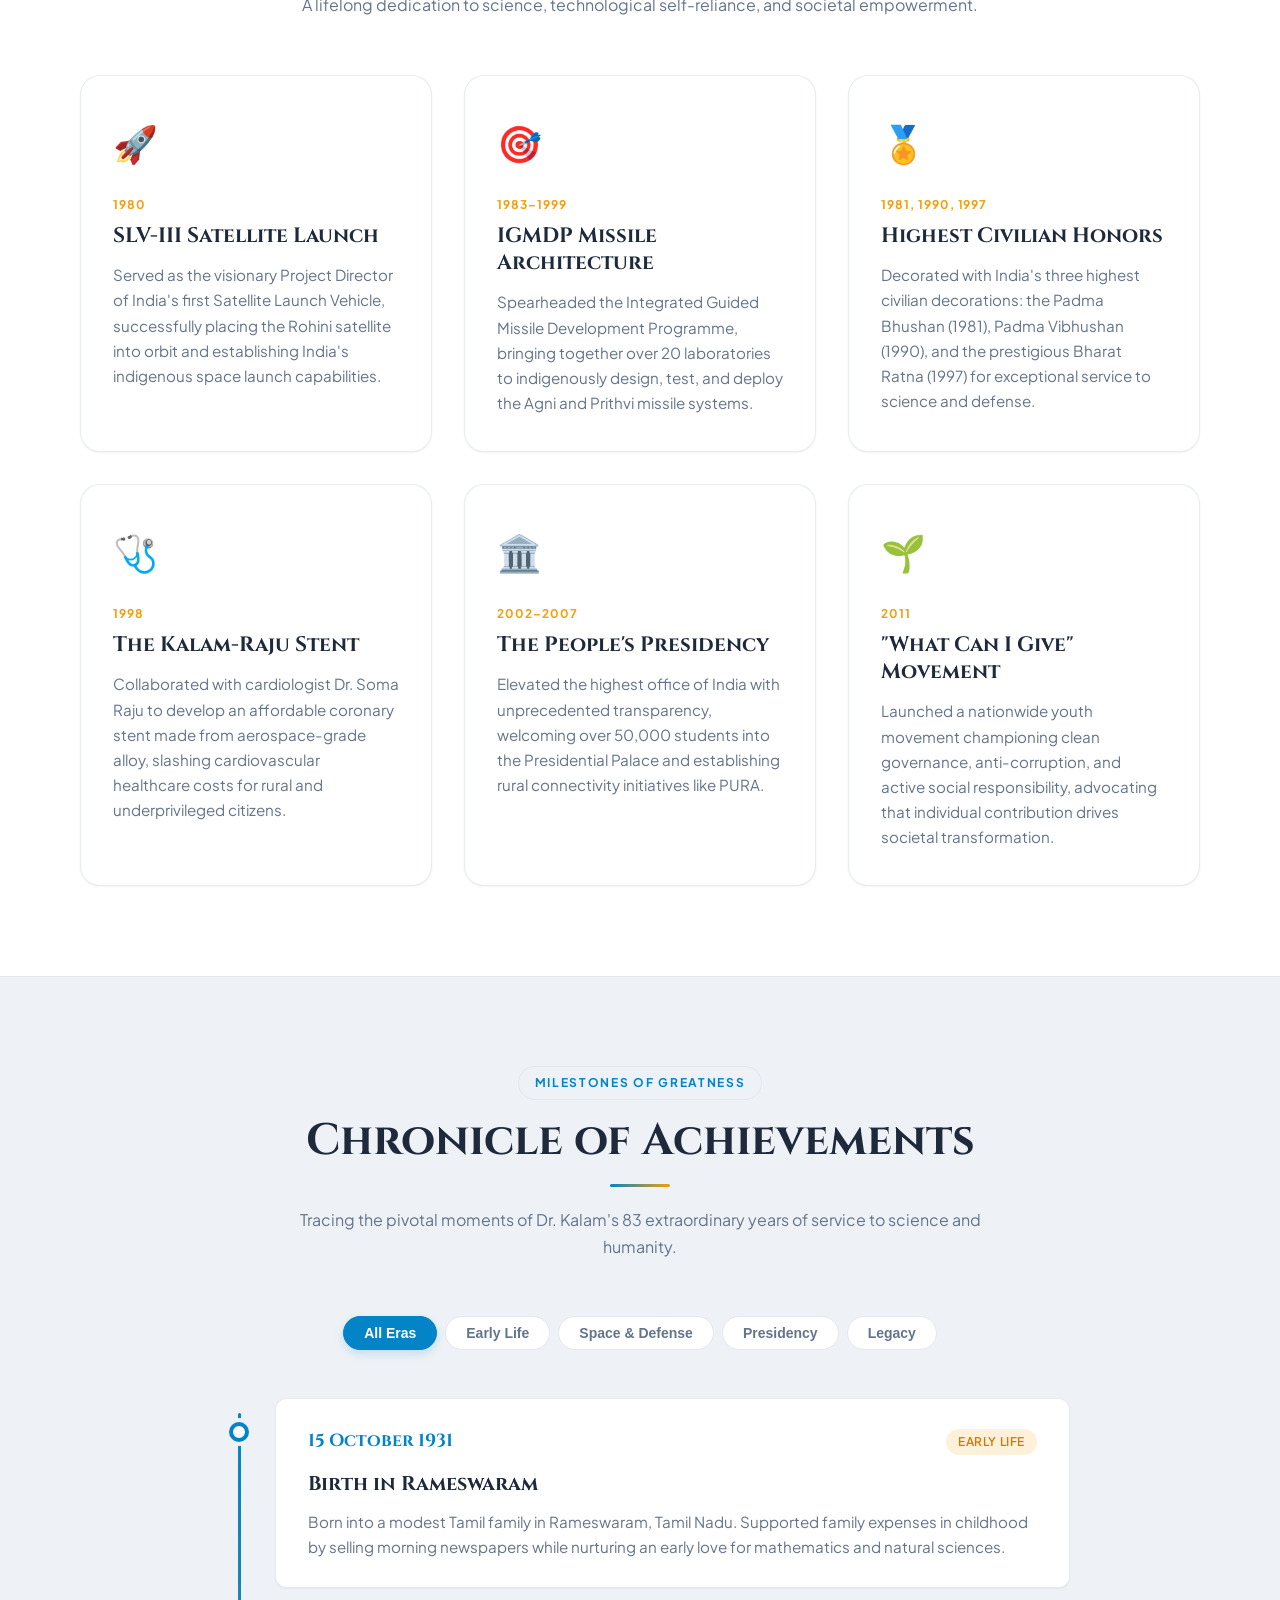
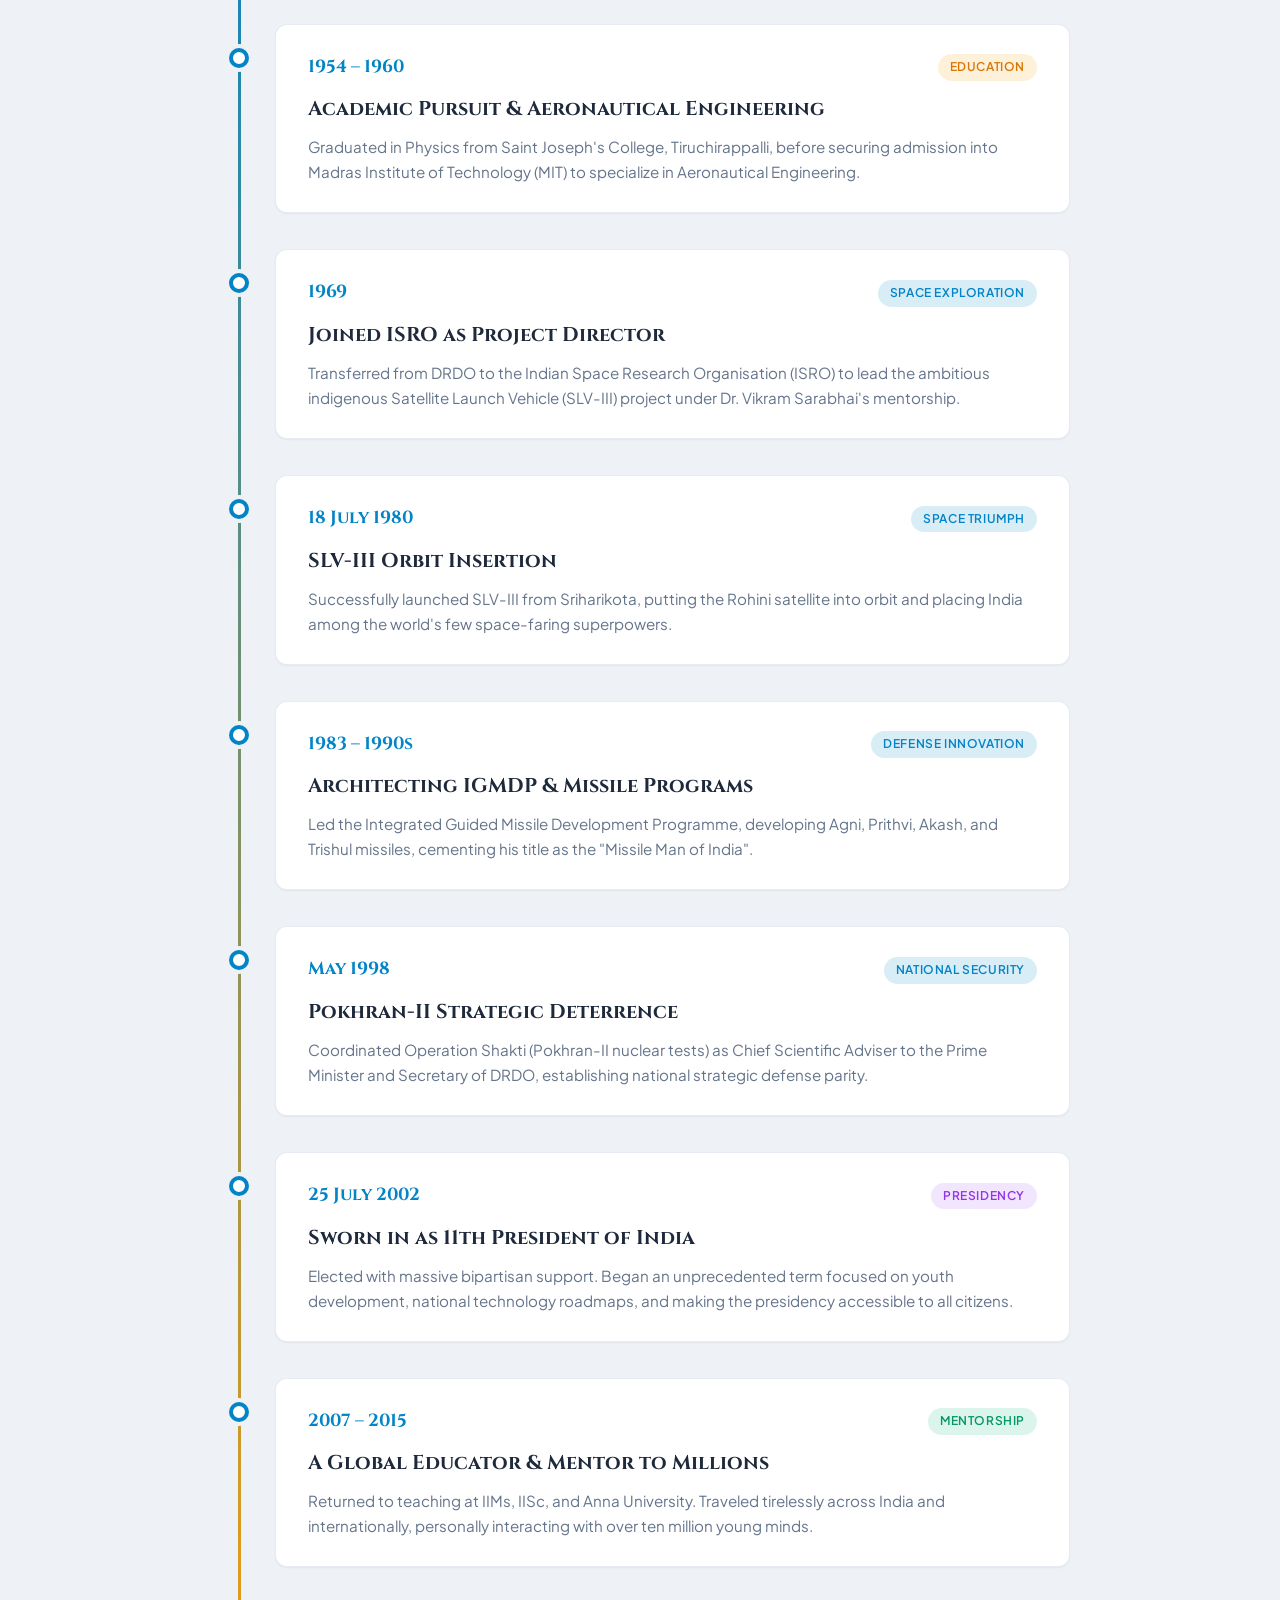
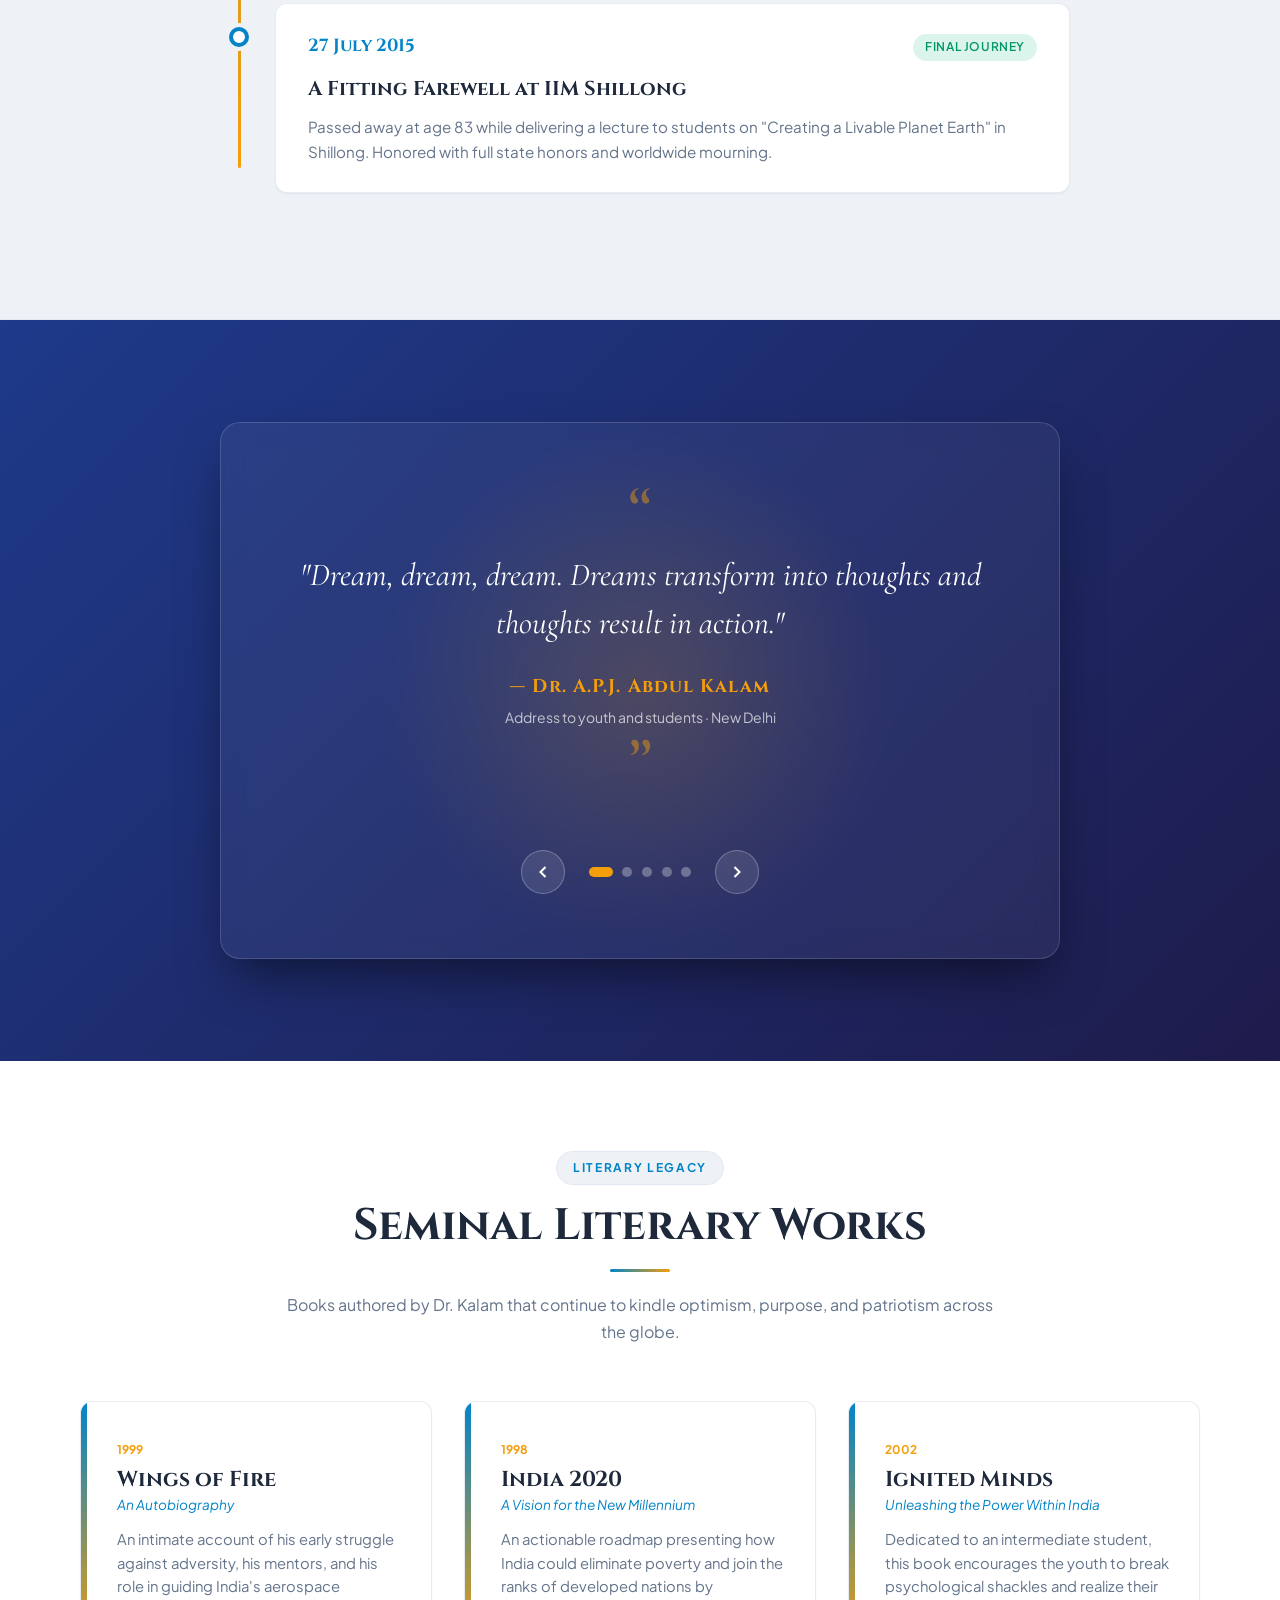
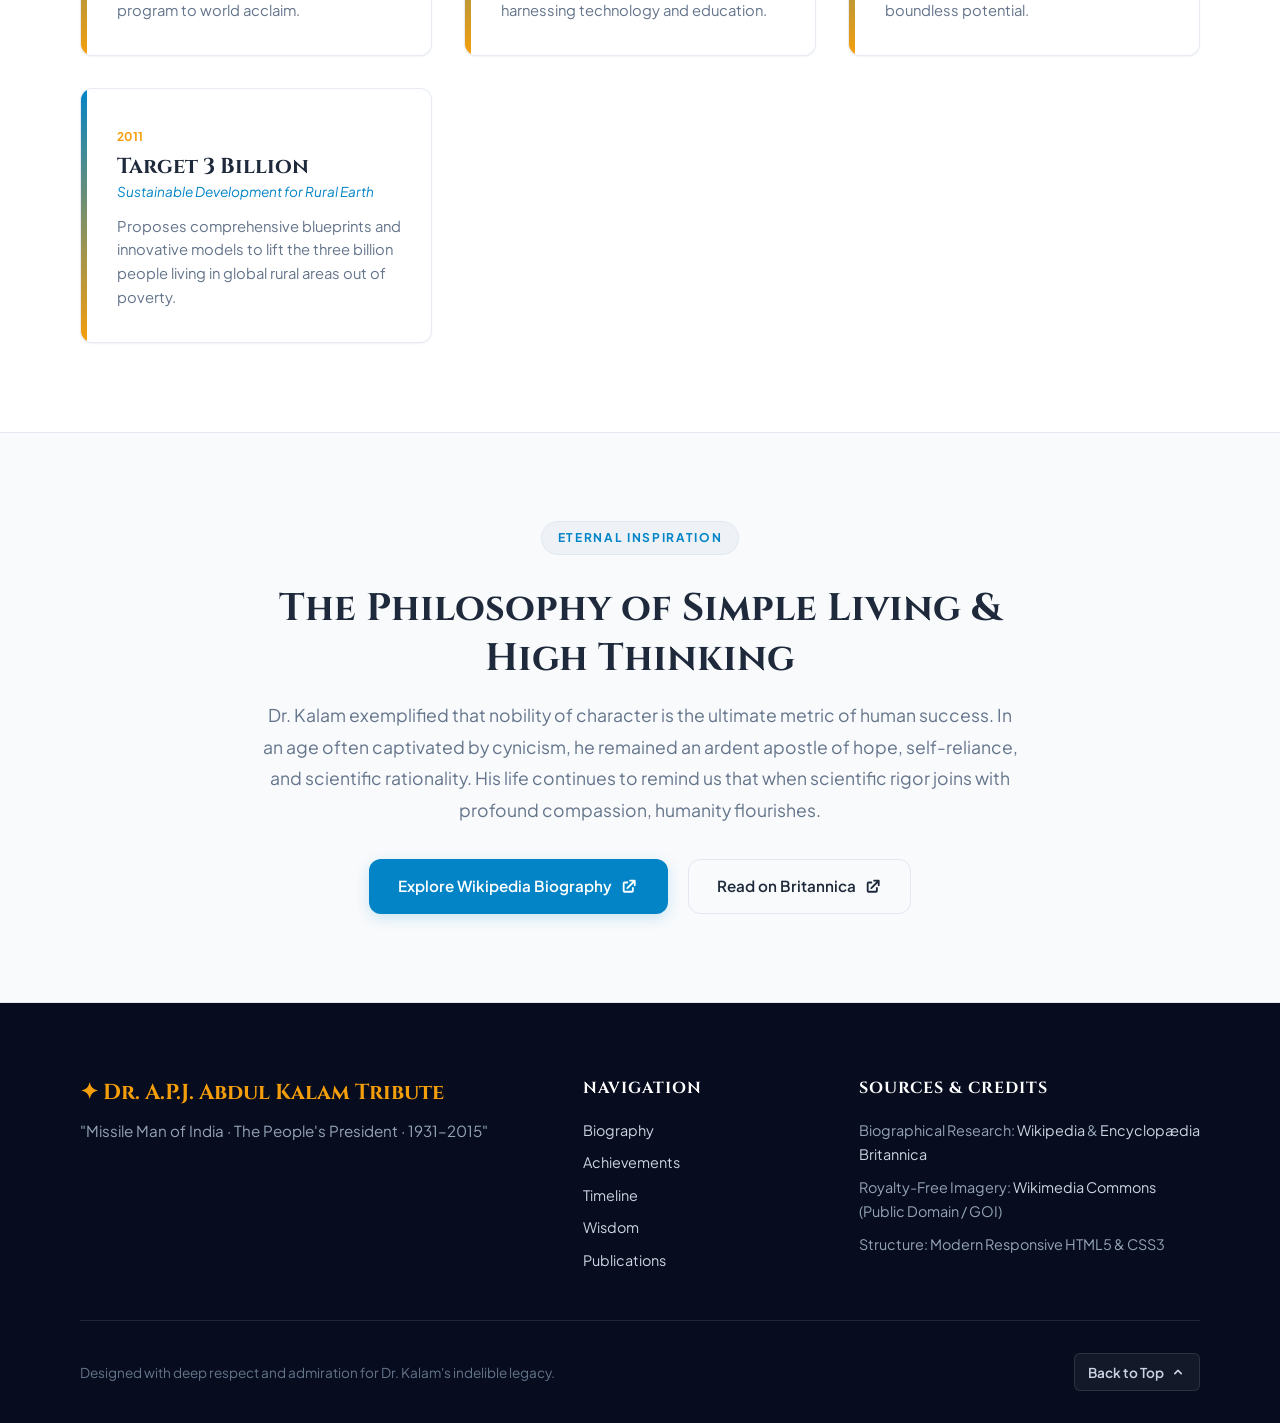
<file: WebDev-L2-Tribute Page/index.html>
<!DOCTYPE html>
<html lang="en" data-theme="light">
<head>
  <meta charset="UTF-8">
  <meta name="viewport" content="width=device-width, initial-scale=1.0">
  <meta name="description" content="A visual and biographical tribute celebrating Dr. A.P.J. Abdul Kalam (1931–2015), aerospace scientist, visionary leader, and the 11th President of India.">
  <meta name="author" content="Antigravity Tribute Project">
  <title>Dr. A.P.J. Abdul Kalam · The Missile Man of India | Tribute Page</title>

  <!-- Google Fonts: Dual Font Styles (Serif for headings & quotes, Sans-Serif for body & UI) -->
  <link rel="preconnect" href="https://fonts.googleapis.com">
  <link rel="preconnect" href="https://fonts.gstatic.com" crossorigin>
  <link href="https://fonts.googleapis.com/css2?family=Cinzel:wght@500;700;900&family=Cormorant+Garamond:ital,wght@0,600;1,400;1,600&family=Plus+Jakarta+Sans:wght@300;400;500;600;700&family=Playfair+Display:ital,wght@0,600;0,700;1,400&display=swap" rel="stylesheet">

  <link rel="stylesheet" href="styles.css">
</head>
<body>
  <!-- Scroll Progress Indicator -->
  <div id="scroll-progress" aria-hidden="true"></div>

  <!-- Header / Navigation -->
  <header class="site-header" id="top">
    <div class="nav-container">
      <a href="#top" class="brand-logo" aria-label="Home">
        <span class="logo-symbol">✦</span>
        <span class="logo-text">APJ Abdul Kalam</span>
      </a>

      <nav class="site-nav" id="site-nav" aria-label="Main Navigation">
        <ul class="nav-list">
          <li><a href="#about" class="nav-link">Biography</a></li>
          <li><a href="#achievements" class="nav-link">Pillars of Impact</a></li>
          <li><a href="#timeline" class="nav-link">Timeline</a></li>
          <li><a href="#quotes" class="nav-link">Wisdom</a></li>
          <li><a href="#books" class="nav-link">Books</a></li>
          <li><a href="#legacy" class="nav-link">Legacy</a></li>
        </ul>
      </nav>

      <div class="header-actions">
        <!-- Theme Toggle Button -->
        <button id="theme-toggle" class="theme-toggle-btn" aria-label="Toggle dark and light theme" title="Toggle theme">
          <svg class="theme-icon sun-icon" viewBox="0 0 24 24" fill="none" stroke="currentColor" stroke-width="2" stroke-linecap="round" stroke-linejoin="round" aria-hidden="true">
            <circle cx="12" cy="12" r="5"></circle>
            <line x1="12" y1="1" x2="12" y2="3"></line>
            <line x1="12" y1="21" x2="12" y2="23"></line>
            <line x1="4.22" y1="4.22" x2="5.64" y2="5.64"></line>
            <line x1="18.36" y1="18.36" x2="19.78" y2="19.78"></line>
            <line x1="1" y1="12" x2="3" y2="12"></line>
            <line x1="21" y1="12" x2="23" y2="12"></line>
            <line x1="4.22" y1="19.78" x2="5.64" y2="18.36"></line>
            <line x1="18.36" y1="5.64" x2="19.78" y2="4.22"></line>
          </svg>
          <svg class="theme-icon moon-icon" viewBox="0 0 24 24" fill="none" stroke="currentColor" stroke-width="2" stroke-linecap="round" stroke-linejoin="round" aria-hidden="true">
            <path d="M21 12.79A9 9 0 1 1 11.21 3 7 7 0 0 0 21 12.79z"></path>
          </svg>
        </button>

        <!-- Mobile Menu Toggle -->
        <button id="mobile-menu-toggle" class="mobile-toggle" aria-expanded="false" aria-controls="site-nav" aria-label="Open navigation menu">
          <span class="hamburger-line"></span>
          <span class="hamburger-line"></span>
          <span class="hamburger-line"></span>
        </button>
      </div>
    </div>
  </header>

  <!-- Main Content Wrapper (Standard freeCodeCamp #main convention) -->
  <main id="main">

    <!-- HERO SECTION -->
    <section class="hero-section" id="hero">
      <div class="hero-bg-overlay" aria-hidden="true"></div>
      <div class="container hero-container">
        
        <div class="hero-text-content">
          <div class="hero-badge">
            <span class="badge-dot"></span>
            <span>1931 – 2015 · Bharat Ratna Laureate</span>
          </div>
          
          <!-- Subject Name (Page Title) -->
          <h1 id="title" class="hero-title">
            <span class="title-sub">In Memoriam &amp; Honor</span>
            Dr. A.P.J. Abdul Kalam
          </h1>
          
          <!-- One-line Tagline -->
          <p class="hero-tagline">
            "The Missile Man of India Who Ignited a Nation's Dreams and Empowered Millions of Young Minds."
          </p>

          <p class="hero-lead">
            Aerospace visionary, pioneer of India's indigenous space launch vehicle and guided missile systems, and the 11th President of India—cherished across generations as <em>"The People's President"</em>.
          </p>

          <div class="hero-cta-group">
            <a href="#about" class="btn btn-primary">
              <span>Read Biography</span>
              <svg class="btn-arrow" viewBox="0 0 20 20" fill="currentColor"><path fill-rule="evenodd" d="M12.293 5.293a1 1 0 011.414 0l4 4a1 1 0 010 1.414l-4 4a1 1 0 01-1.414-1.414L14.586 11H3a1 1 0 110-2h11.586l-2.293-2.293a1 1 0 010-1.414z" clip-rule="evenodd"></path></svg>
            </a>
            <a href="#timeline" class="btn btn-secondary">
              <span>Key Milestones</span>
            </a>
          </div>

          <!-- Quick Stats Bar -->
          <div class="hero-stats">
            <div class="stat-item">
              <span class="stat-value">11th</span>
              <span class="stat-label">President of India</span>
            </div>
            <div class="stat-divider" aria-hidden="true"></div>
            <div class="stat-item">
              <span class="stat-value">3</span>
              <span class="stat-label">Highest Civilian Honors</span>
            </div>
            <div class="stat-divider" aria-hidden="true"></div>
            <div class="stat-item">
              <span class="stat-value">10M+</span>
              <span class="stat-label">Students Inspired</span>
            </div>
          </div>
        </div>

        <!-- Prominent Royalty-Free Image (freeCodeCamp #img-div / #image / #img-caption) -->
        <div class="hero-visual">
          <figure id="img-div" class="hero-figure">
            <div class="image-frame">
              <img 
                id="image" 
                src="images/kalam-portrait.jpg" 
                alt="Formal portrait of Dr. A.P.J. Abdul Kalam, 11th President of India and aerospace scientist" 
                loading="eager"
                onerror="this.onerror=null;this.src='https://upload.wikimedia.org/wikipedia/commons/6/6e/A._P._J._Abdul_Kalam.jpg';"
              >
              <div class="image-glow" aria-hidden="true"></div>
            </div>
            <figcaption id="img-caption" class="hero-figcaption">
              <span class="caption-title">Dr. Avul Pakir Jainulabdeen Abdul Kalam</span>
              <span class="caption-desc">Scientist, Statesman, and Humanitarian (1931–2015).</span>
              <span class="caption-credit">
                Photo courtesy of 
                <a href="https://commons.wikimedia.org/wiki/File:A._P._J._Abdul_Kalam.jpg" target="_blank" rel="noopener noreferrer">
                  Wikimedia Commons
                </a> (Public Domain / Government of India open data archive).
              </span>
            </figcaption>
          </figure>
        </div>

      </div>
    </section>

    <!-- BIOGRAPHY / TRIBUTE SECTION (Distinct Background Color 1) -->
    <section class="bio-section" id="about">
      <div class="container">
        
        <div class="section-header">
          <span class="section-pill">Life &amp; Legacy</span>
          <h2 class="section-title">The Journey of a Visionary</h2>
          <div class="section-divider" aria-hidden="true"></div>
          <p class="section-subtitle">
            From the quiet shores of Rameswaram to the pinnacle of scientific leadership and the Presidency of the world's largest democracy.
          </p>
        </div>

        <div id="tribute-info" class="bio-grid">
          
          <article class="bio-card">
            <div class="bio-card-header">
              <span class="bio-step">01</span>
              <h3>Humble Beginnings &amp; The Spirit of Resilience</h3>
            </div>
            <div class="bio-card-body">
              <p>
                Avul Pakir Jainulabdeen Abdul Kalam was born on 15 October 1931 in Rameswaram, a sacred island town off the southeastern coast of Tamil Nadu, India. Growing up in a close-knit Muslim family headed by a boat-owner father and an affectionate mother, his early years were marked by economic hardship. To support his family during difficult post-war times, young Kalam distributed newspapers door-to-door before attending school at dawn. Far from dampening his spirits, this modest upbringing forged an unshakeable work ethic and a deep reverence for secular spiritual values that guided him throughout his entire life.
              </p>
              <p>
                His fascination with the mechanics of flight began in elementary school when his science teacher, Siva Subramania Iyer, took the class to the seashore to demonstrate how birds maneuver their wings and change trajectory. That vivid lesson ignited a lifelong passion for aerodynamics. Kalam pursued a physics degree at Saint Joseph's College in Tiruchirappalli before moving to Madras Institute of Technology (MIT) to study aeronautical engineering, where he worked tirelessly under demanding mentors to realize his dream of mastering flight technologies.
              </p>
            </div>
          </article>

          <article class="bio-card">
            <div class="bio-card-header">
              <span class="bio-step">02</span>
              <h3>Architect of India's Aerospace &amp; Defense Might</h3>
            </div>
            <div class="bio-card-body">
              <p>
                After graduating from MIT, Kalam joined the Defence Research and Development Organisation (DRDO), designing a small hovercraft prototype before being recruited into the newly formed Indian Space Research Organisation (ISRO) under the visionary Dr. Vikram Sarabhai. There, he took on the mammoth responsibility of Project Director for the Satellite Launch Vehicle (SLV-III). On 18 July 1980, under his steadfast leadership, SLV-III successfully placed the <em>Rohini</em> satellite into near-Earth orbit, elevating India into an elite group of spacefaring nations capable of indigenous orbital launches.
              </p>
              <p>
                Returning to DRDO in the 1980s as Chief Executive of the Integrated Guided Missile Development Programme (IGMDP), Kalam orchestrated a team of brilliant scientists to develop an array of state-of-the-art indigenous defensive missiles—most notably <em>Agni</em> (an intermediate-range ballistic missile) and <em>Prithvi</em> (surface-to-surface tactical missile). His leadership in both space and strategic defense earned him the enduring moniker <strong>"The Missile Man of India"</strong>, while his pivotal role in the 1998 Pokhran-II tests established India's strategic deterrent on the global stage.
              </p>
            </div>
          </article>

          <article class="bio-card">
            <div class="bio-card-header">
              <span class="bio-step">03</span>
              <h3>The People's President: Dignity, Humility &amp; Vision</h3>
            </div>
            <div class="bio-card-body">
              <p>
                In 2002, Kalam was elected as the 11th President of India with overwhelming cross-party consensus. Transforming what had historically been seen as a ceremonial post, he threw open the gilded corridors of Rashtrapati Bhavan to the common public, especially school children, grassroots inventors, and impoverished citizens. Unfazed by presidential pomp, he adhered to a personal code of monastic simplicity: he owned no real estate, donated his presidential savings to charitable trusts, personally paid for his relatives' modest boarding during visits, and answered hundreds of student emails late into the night.
              </p>
              <p>
                As Head of State, Kalam championed <em>PURA</em> (Providing Urban Amenities to Rural Areas), an economic blueprint aimed at bridging India's rural-urban divide through physical, electronic, and knowledge connectivity. His moral clarity and genuine empathy earned him the widespread affection of over a billion citizens, cementing his status in modern history as <strong>"The People's President"</strong>.
              </p>
            </div>
          </article>

          <article class="bio-card">
            <div class="bio-card-header">
              <span class="bio-step">04</span>
              <h3>A Timeless Teacher &amp; Catalyst for the Youth</h3>
            </div>
            <div class="bio-card-body">
              <p>
                Upon completing his presidential tenure in 2007, Kalam immediately returned to what he considered his true calling: education and youth engagement. He assumed visiting professorships at the Indian Institute of Management (IIM) Ahmedabad and Shillong, Anna University, and the Indian Institute of Science. Over his lifetime, he personally interacted with more than ten million young boys and girls, imploring them to cultivate courage, foster scientific temper, and dare to dream beyond their present circumstances.
              </p>
              <p>
                On 27 July 2015, while delivering a lecture titled <em>"Creating a Livable Planet Earth"</em> to students at IIM Shillong, Dr. Kalam collapsed on stage doing what he loved most. His sudden departure prompted an outpouring of national and international grief, including seven days of state mourning. His life remains an enduring testament that true greatness lies not in titles or power, but in relentless curiosity, unwavering integrity, and an inexhaustible desire to uplift others.
              </p>
            </div>
          </article>

        </div>

      </div>
    </section>

    <!-- PILLARS OF IMPACT / ACHIEVEMENTS GRID (Distinct Background Color 2) -->
    <section class="achievements-section" id="achievements">
      <div class="container">
        
        <div class="section-header">
          <span class="section-pill">Pioneering Contributions</span>
          <h2 class="section-title">Pillars of Impact</h2>
          <div class="section-divider" aria-hidden="true"></div>
          <p class="section-subtitle">
            A lifelong dedication to science, technological self-reliance, and societal empowerment.
          </p>
        </div>

        <div class="achievements-grid">
          
          <div class="achievement-card">
            <div class="achievement-icon" aria-hidden="true">🚀</div>
            <span class="achievement-year">1980</span>
            <h3 class="achievement-title">SLV-III Satellite Launch</h3>
            <p class="achievement-desc">
              Served as the visionary Project Director of India's first Satellite Launch Vehicle, successfully placing the Rohini satellite into orbit and establishing India's indigenous space launch capabilities.
            </p>
          </div>

          <div class="achievement-card">
            <div class="achievement-icon" aria-hidden="true">🎯</div>
            <span class="achievement-year">1983–1999</span>
            <h3 class="achievement-title">IGMDP Missile Architecture</h3>
            <p class="achievement-desc">
              Spearheaded the Integrated Guided Missile Development Programme, bringing together over 20 laboratories to indigenously design, test, and deploy the Agni and Prithvi missile systems.
            </p>
          </div>

          <div class="achievement-card">
            <div class="achievement-icon" aria-hidden="true">🏅</div>
            <span class="achievement-year">1981, 1990, 1997</span>
            <h3 class="achievement-title">Highest Civilian Honors</h3>
            <p class="achievement-desc">
              Decorated with India's three highest civilian decorations: the Padma Bhushan (1981), Padma Vibhushan (1990), and the prestigious Bharat Ratna (1997) for exceptional service to science and defense.
            </p>
          </div>

          <div class="achievement-card">
            <div class="achievement-icon" aria-hidden="true">🩺</div>
            <span class="achievement-year">1998</span>
            <h3 class="achievement-title">The Kalam-Raju Stent</h3>
            <p class="achievement-desc">
              Collaborated with cardiologist Dr. Soma Raju to develop an affordable coronary stent made from aerospace-grade alloy, slashing cardiovascular healthcare costs for rural and underprivileged citizens.
            </p>
          </div>

          <div class="achievement-card">
            <div class="achievement-icon" aria-hidden="true">🏛️</div>
            <span class="achievement-year">2002–2007</span>
            <h3 class="achievement-title">The People's Presidency</h3>
            <p class="achievement-desc">
              Elevated the highest office of India with unprecedented transparency, welcoming over 50,000 students into the Presidential Palace and establishing rural connectivity initiatives like PURA.
            </p>
          </div>

          <div class="achievement-card">
            <div class="achievement-icon" aria-hidden="true">🌱</div>
            <span class="achievement-year">2011</span>
            <h3 class="achievement-title">"What Can I Give" Movement</h3>
            <p class="achievement-desc">
              Launched a nationwide youth movement championing clean governance, anti-corruption, and active social responsibility, advocating that individual contribution drives societal transformation.
            </p>
          </div>

        </div>

      </div>
    </section>

    <!-- CHRONOLOGICAL TIMELINE SECTION (Interactive & Styled Cards) -->
    <section class="timeline-section" id="timeline">
      <div class="container">
        
        <div class="section-header">
          <span class="section-pill">Milestones of Greatness</span>
          <h2 class="section-title">Chronicle of Achievements</h2>
          <div class="section-divider" aria-hidden="true"></div>
          <p class="section-subtitle">
            Tracing the pivotal moments of Dr. Kalam's 83 extraordinary years of service to science and humanity.
          </p>
        </div>

        <!-- Filter Pills for Timeline -->
        <div class="timeline-filters" role="tablist" aria-label="Filter timeline by era">
          <button class="filter-btn active" data-filter="all" role="tab" aria-selected="true">All Eras</button>
          <button class="filter-btn" data-filter="early" role="tab" aria-selected="false">Early Life</button>
          <button class="filter-btn" data-filter="defense" role="tab" aria-selected="false">Space &amp; Defense</button>
          <button class="filter-btn" data-filter="presidency" role="tab" aria-selected="false">Presidency</button>
          <button class="filter-btn" data-filter="legacy" role="tab" aria-selected="false">Legacy</button>
        </div>

        <!-- Timeline Container -->
        <div class="timeline-wrapper">
          <div class="timeline-line" aria-hidden="true"></div>

          <ol class="timeline-list">
            
            <li class="timeline-item" data-category="early">
              <div class="timeline-marker" aria-hidden="true"></div>
              <div class="timeline-card">
                <div class="timeline-meta">
                  <span class="timeline-date">15 October 1931</span>
                  <span class="timeline-tag tag-early">Early Life</span>
                </div>
                <h3 class="timeline-heading">Birth in Rameswaram</h3>
                <p class="timeline-text">
                  Born into a modest Tamil family in Rameswaram, Tamil Nadu. Supported family expenses in childhood by selling morning newspapers while nurturing an early love for mathematics and natural sciences.
                </p>
              </div>
            </li>

            <li class="timeline-item" data-category="early">
              <div class="timeline-marker" aria-hidden="true"></div>
              <div class="timeline-card">
                <div class="timeline-meta">
                  <span class="timeline-date">1954 – 1960</span>
                  <span class="timeline-tag tag-early">Education</span>
                </div>
                <h3 class="timeline-heading">Academic Pursuit &amp; Aeronautical Engineering</h3>
                <p class="timeline-text">
                  Graduated in Physics from Saint Joseph's College, Tiruchirappalli, before securing admission into Madras Institute of Technology (MIT) to specialize in Aeronautical Engineering.
                </p>
              </div>
            </li>

            <li class="timeline-item" data-category="defense">
              <div class="timeline-marker" aria-hidden="true"></div>
              <div class="timeline-card">
                <div class="timeline-meta">
                  <span class="timeline-date">1969</span>
                  <span class="timeline-tag tag-defense">Space Exploration</span>
                </div>
                <h3 class="timeline-heading">Joined ISRO as Project Director</h3>
                <p class="timeline-text">
                  Transferred from DRDO to the Indian Space Research Organisation (ISRO) to lead the ambitious indigenous Satellite Launch Vehicle (SLV-III) project under Dr. Vikram Sarabhai's mentorship.
                </p>
              </div>
            </li>

            <li class="timeline-item" data-category="defense">
              <div class="timeline-marker" aria-hidden="true"></div>
              <div class="timeline-card">
                <div class="timeline-meta">
                  <span class="timeline-date">18 July 1980</span>
                  <span class="timeline-tag tag-defense">Space Triumph</span>
                </div>
                <h3 class="timeline-heading">SLV-III Orbit Insertion</h3>
                <p class="timeline-text">
                  Successfully launched SLV-III from Sriharikota, putting the Rohini satellite into orbit and placing India among the world's few space-faring superpowers.
                </p>
              </div>
            </li>

            <li class="timeline-item" data-category="defense">
              <div class="timeline-marker" aria-hidden="true"></div>
              <div class="timeline-card">
                <div class="timeline-meta">
                  <span class="timeline-date">1983 – 1990s</span>
                  <span class="timeline-tag tag-defense">Defense Innovation</span>
                </div>
                <h3 class="timeline-heading">Architecting IGMDP &amp; Missile Programs</h3>
                <p class="timeline-text">
                  Led the Integrated Guided Missile Development Programme, developing Agni, Prithvi, Akash, and Trishul missiles, cementing his title as the "Missile Man of India".
                </p>
              </div>
            </li>

            <li class="timeline-item" data-category="defense">
              <div class="timeline-marker" aria-hidden="true"></div>
              <div class="timeline-card">
                <div class="timeline-meta">
                  <span class="timeline-date">May 1998</span>
                  <span class="timeline-tag tag-defense">National Security</span>
                </div>
                <h3 class="timeline-heading">Pokhran-II Strategic Deterrence</h3>
                <p class="timeline-text">
                  Coordinated Operation Shakti (Pokhran-II nuclear tests) as Chief Scientific Adviser to the Prime Minister and Secretary of DRDO, establishing national strategic defense parity.
                </p>
              </div>
            </li>

            <li class="timeline-item" data-category="presidency">
              <div class="timeline-marker" aria-hidden="true"></div>
              <div class="timeline-card">
                <div class="timeline-meta">
                  <span class="timeline-date">25 July 2002</span>
                  <span class="timeline-tag tag-presidency">Presidency</span>
                </div>
                <h3 class="timeline-heading">Sworn in as 11th President of India</h3>
                <p class="timeline-text">
                  Elected with massive bipartisan support. Began an unprecedented term focused on youth development, national technology roadmaps, and making the presidency accessible to all citizens.
                </p>
              </div>
            </li>

            <li class="timeline-item" data-category="legacy">
              <div class="timeline-marker" aria-hidden="true"></div>
              <div class="timeline-card">
                <div class="timeline-meta">
                  <span class="timeline-date">2007 – 2015</span>
                  <span class="timeline-tag tag-legacy">Mentorship</span>
                </div>
                <h3 class="timeline-heading">A Global Educator &amp; Mentor to Millions</h3>
                <p class="timeline-text">
                  Returned to teaching at IIMs, IISc, and Anna University. Traveled tirelessly across India and internationally, personally interacting with over ten million young minds.
                </p>
              </div>
            </li>

            <li class="timeline-item" data-category="legacy">
              <div class="timeline-marker" aria-hidden="true"></div>
              <div class="timeline-card">
                <div class="timeline-meta">
                  <span class="timeline-date">27 July 2015</span>
                  <span class="timeline-tag tag-legacy">Final Journey</span>
                </div>
                <h3 class="timeline-heading">A Fitting Farewell at IIM Shillong</h3>
                <p class="timeline-text">
                  Passed away at age 83 while delivering a lecture to students on "Creating a Livable Planet Earth" in Shillong. Honored with full state honors and worldwide mourning.
                </p>
              </div>
            </li>

          </ol>
        </div>

      </div>
    </section>

    <!-- DISTINCT QUOTE BLOCK SECTION (Distinct Background Color 3: Deep Jewel Gradient) -->
    <section class="quotes-section" id="quotes">
      <div class="quotes-backdrop-glow" aria-hidden="true"></div>
      <div class="container quotes-container">
        
        <div class="quote-card-distinct">
          <!-- Decorative Quote Glyphs -->
          <div class="quote-glyph-mark quote-glyph-open" aria-hidden="true">“</div>
          
          <blockquote class="quote-content-area" id="quote-display">
            <p class="quote-text" id="active-quote-text">
              "Dream, dream, dream. Dreams transform into thoughts and thoughts result in action."
            </p>
            <cite class="quote-attribution" id="active-quote-context">
              <span class="quote-author">— Dr. A.P.J. Abdul Kalam</span>
              <span class="quote-source">Address to youth and students &middot; New Delhi</span>
            </cite>
          </blockquote>

          <div class="quote-glyph-mark quote-glyph-close" aria-hidden="true">”</div>

          <!-- Interactive Quote Switcher Controls -->
          <div class="quote-controls">
            <button id="prev-quote" class="quote-nav-btn" aria-label="Previous quote" title="Previous quote">
              <svg viewBox="0 0 24 24" fill="none" stroke="currentColor" stroke-width="2.5"><polyline points="15 18 9 12 15 6"></polyline></svg>
            </button>

            <div class="quote-dots" id="quote-dots" role="tablist" aria-label="Select quote slide">
              <button class="quote-dot active" data-index="0" role="tab" aria-label="Quote 1" aria-selected="true"></button>
              <button class="quote-dot" data-index="1" role="tab" aria-label="Quote 2" aria-selected="false"></button>
              <button class="quote-dot" data-index="2" role="tab" aria-label="Quote 3" aria-selected="false"></button>
              <button class="quote-dot" data-index="3" role="tab" aria-label="Quote 4" aria-selected="false"></button>
              <button class="quote-dot" data-index="4" role="tab" aria-label="Quote 5" aria-selected="false"></button>
            </div>

            <button id="next-quote" class="quote-nav-btn" aria-label="Next quote" title="Next quote">
              <svg viewBox="0 0 24 24" fill="none" stroke="currentColor" stroke-width="2.5"><polyline points="9 18 15 12 9 6"></polyline></svg>
            </button>
          </div>

        </div>

      </div>
    </section>

    <!-- NOTABLE BOOKS & PUBLICATIONS -->
    <section class="books-section" id="books">
      <div class="container">
        
        <div class="section-header">
          <span class="section-pill">Literary Legacy</span>
          <h2 class="section-title">Seminal Literary Works</h2>
          <div class="section-divider" aria-hidden="true"></div>
          <p class="section-subtitle">
            Books authored by Dr. Kalam that continue to kindle optimism, purpose, and patriotism across the globe.
          </p>
        </div>

        <div class="books-grid">
          
          <div class="book-card">
            <div class="book-spine" aria-hidden="true"></div>
            <div class="book-content">
              <span class="book-year">1999</span>
              <h3 class="book-title">Wings of Fire</h3>
              <span class="book-subtitle">An Autobiography</span>
              <p class="book-desc">
                An intimate account of his early struggle against adversity, his mentors, and his role in guiding India's aerospace program to world acclaim.
              </p>
            </div>
          </div>

          <div class="book-card">
            <div class="book-spine" aria-hidden="true"></div>
            <div class="book-content">
              <span class="book-year">1998</span>
              <h3 class="book-title">India 2020</h3>
              <span class="book-subtitle">A Vision for the New Millennium</span>
              <p class="book-desc">
                An actionable roadmap presenting how India could eliminate poverty and join the ranks of developed nations by harnessing technology and education.
              </p>
            </div>
          </div>

          <div class="book-card">
            <div class="book-spine" aria-hidden="true"></div>
            <div class="book-content">
              <span class="book-year">2002</span>
              <h3 class="book-title">Ignited Minds</h3>
              <span class="book-subtitle">Unleashing the Power Within India</span>
              <p class="book-desc">
                Dedicated to an intermediate student, this book encourages the youth to break psychological shackles and realize their boundless potential.
              </p>
            </div>
          </div>

          <div class="book-card">
            <div class="book-spine" aria-hidden="true"></div>
            <div class="book-content">
              <span class="book-year">2011</span>
              <h3 class="book-title">Target 3 Billion</h3>
              <span class="book-subtitle">Sustainable Development for Rural Earth</span>
              <p class="book-desc">
                Proposes comprehensive blueprints and innovative models to lift the three billion people living in global rural areas out of poverty.
              </p>
            </div>
          </div>

        </div>

      </div>
    </section>

    <!-- LEGACY & FURTHER RESEARCH (freeCodeCamp #tribute-link requirement) -->
    <section class="legacy-section" id="legacy">
      <div class="container legacy-container">
        
        <div class="legacy-content">
          <span class="section-pill">Eternal Inspiration</span>
          <h2 class="legacy-title">The Philosophy of Simple Living &amp; High Thinking</h2>
          <p class="legacy-text">
            Dr. Kalam exemplified that nobility of character is the ultimate metric of human success. In an age often captivated by cynicism, he remained an ardent apostle of hope, self-reliance, and scientific rationality. His life continues to remind us that when scientific rigor joins with profound compassion, humanity flourishes.
          </p>
          <div class="legacy-actions">
            <!-- freeCodeCamp requirement: tribute-link with target="_blank" -->
            <a 
              id="tribute-link" 
              href="https://en.wikipedia.org/wiki/A._P._J._Abdul_Kalam" 
              target="_blank" 
              rel="noopener noreferrer" 
              class="btn btn-primary"
            >
              <span>Explore Wikipedia Biography</span>
              <svg class="btn-external" viewBox="0 0 20 20" fill="currentColor"><path d="M11 3a1 1 0 100 2h2.586l-6.293 6.293a1 1 0 101.414 1.414L15 6.414V9a1 1 0 102 0V4a1 1 0 00-1-1h-5z"></path><path d="M5 5a2 2 0 00-2 2v8a2 2 0 002 2h8a2 2 0 002-2v-3a1 1 0 10-2 0v3H5V7h3a1 1 0 000-2H5z"></path></svg>
            </a>
            <a 
              href="https://www.britannica.com/biography/A-P-J-Abdul-Kalam" 
              target="_blank" 
              rel="noopener noreferrer" 
              class="btn btn-outline"
            >
              <span>Read on Britannica</span>
              <svg class="btn-external" viewBox="0 0 20 20" fill="currentColor"><path d="M11 3a1 1 0 100 2h2.586l-6.293 6.293a1 1 0 101.414 1.414L15 6.414V9a1 1 0 102 0V4a1 1 0 00-1-1h-5z"></path><path d="M5 5a2 2 0 00-2 2v8a2 2 0 002 2h8a2 2 0 002-2v-3a1 1 0 10-2 0v3H5V7h3a1 1 0 000-2H5z"></path></svg>
            </a>
          </div>
        </div>

      </div>
    </section>

  </main>

  <!-- FOOTER (Distinct Background Color 4: Obsidian Black) -->
  <footer class="site-footer" id="footer">
    <div class="container footer-container">
      
      <div class="footer-top">
        <div class="footer-brand">
          <span class="footer-logo">✦ Dr. A.P.J. Abdul Kalam Tribute</span>
          <p class="footer-motto">
            "Missile Man of India &middot; The People's President &middot; 1931–2015"
          </p>
        </div>
        
        <div class="footer-nav">
          <h4>Navigation</h4>
          <ul>
            <li><a href="#about">Biography</a></li>
            <li><a href="#achievements">Achievements</a></li>
            <li><a href="#timeline">Timeline</a></li>
            <li><a href="#quotes">Wisdom</a></li>
            <li><a href="#books">Publications</a></li>
          </ul>
        </div>

        <div class="footer-sources">
          <h4>Sources &amp; Credits</h4>
          <ul>
            <li>Biographical Research: <a href="https://en.wikipedia.org/wiki/A._P._J._Abdul_Kalam" target="_blank" rel="noopener noreferrer">Wikipedia</a> &amp; <a href="https://www.britannica.com/biography/A-P-J-Abdul-Kalam" target="_blank" rel="noopener noreferrer">Encyclopædia Britannica</a></li>
            <li>Royalty-Free Imagery: <a href="https://commons.wikimedia.org/wiki/File:A._P._J._Abdul_Kalam.jpg" target="_blank" rel="noopener noreferrer">Wikimedia Commons</a> (Public Domain / GOI)</li>
            <li>Structure: Modern Responsive HTML5 &amp; CSS3</li>
          </ul>
        </div>
      </div>

      <div class="footer-bottom">
        <p class="footer-copy">
          Designed with deep respect and admiration for Dr. Kalam's indelible legacy.
        </p>
        <a href="#top" class="back-to-top" id="back-to-top" aria-label="Back to top of page" title="Return to top">
          <span>Back to Top</span>
          <svg viewBox="0 0 20 20" fill="currentColor" width="16" height="16"><path fill-rule="evenodd" d="M14.707 12.707a1 1 0 01-1.414 0L10 9.414l-3.293 3.293a1 1 0 01-1.414-1.414l4-4a1 1 0 011.414 0l4 4a1 1 0 010 1.414z" clip-rule="evenodd"></path></svg>
        </a>
      </div>

    </div>
  </footer>

  <script src="script.js"></script>
</body>
</html>
</file>
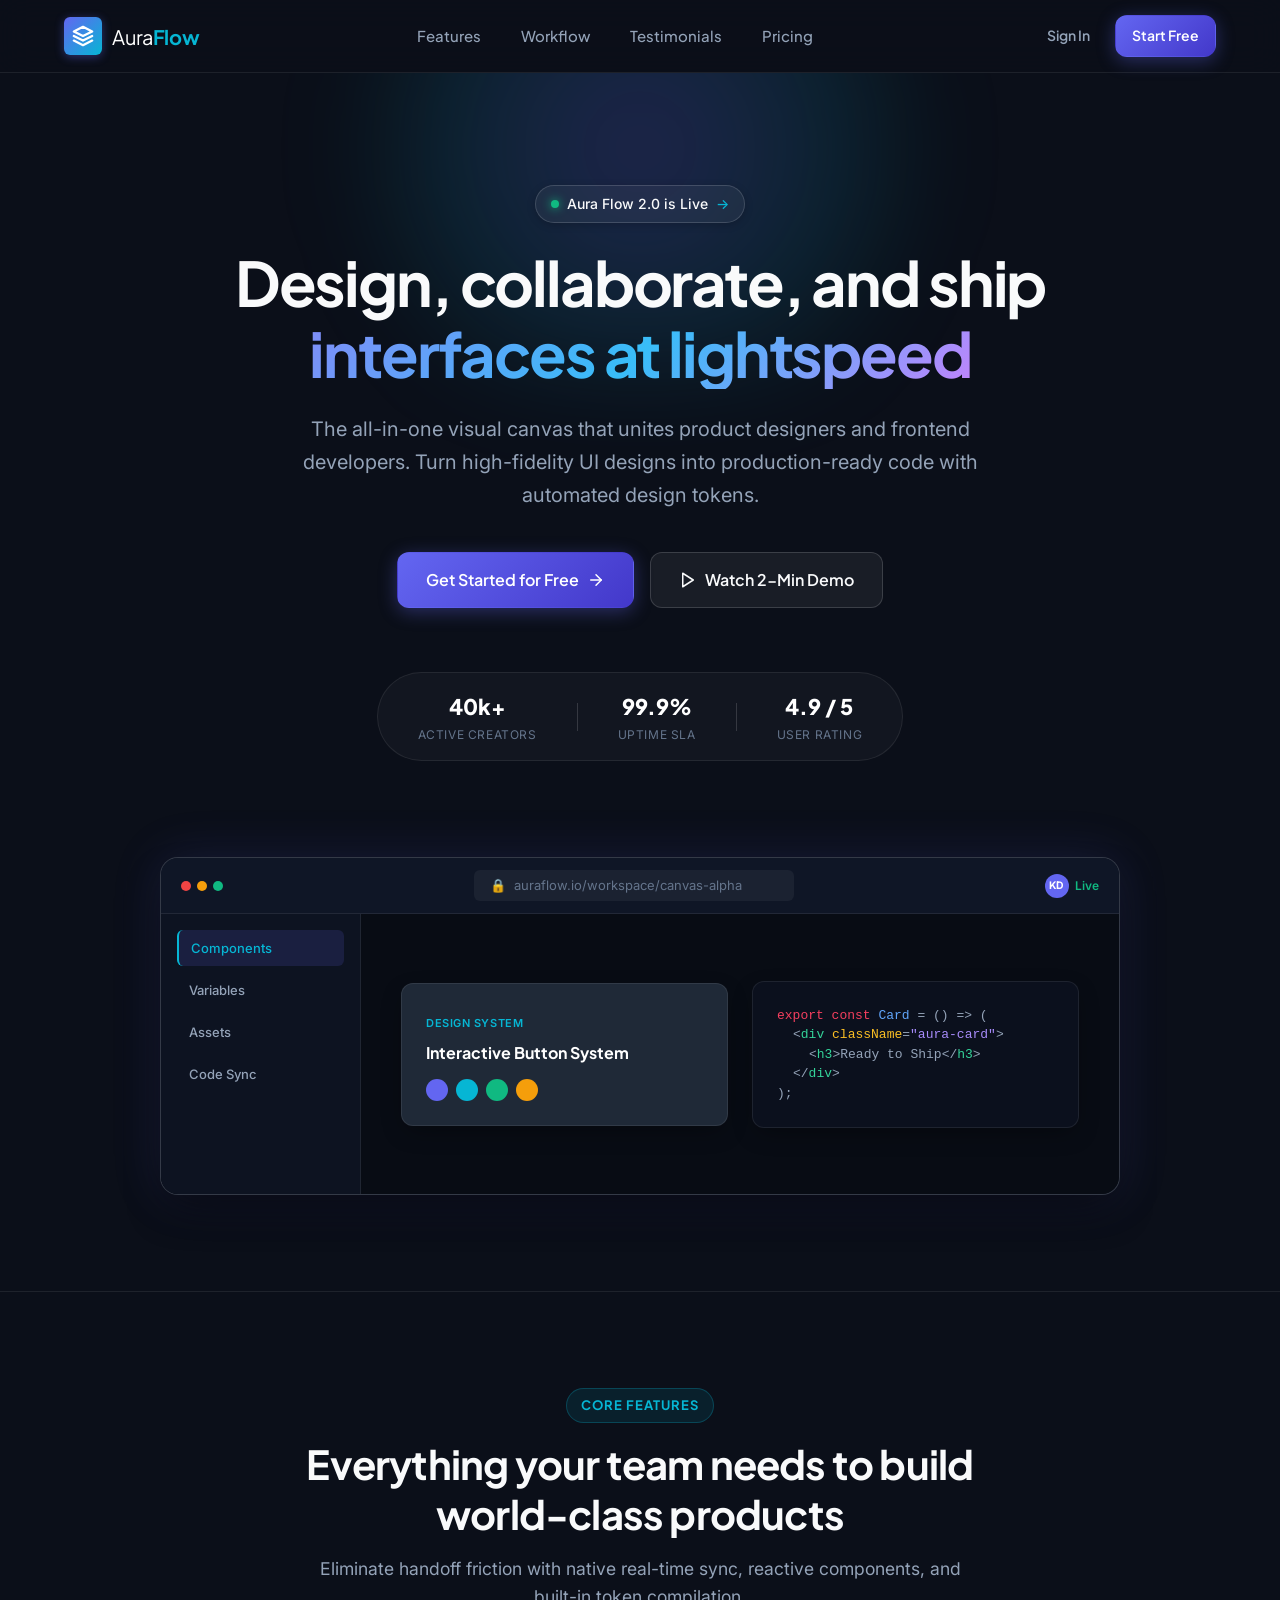
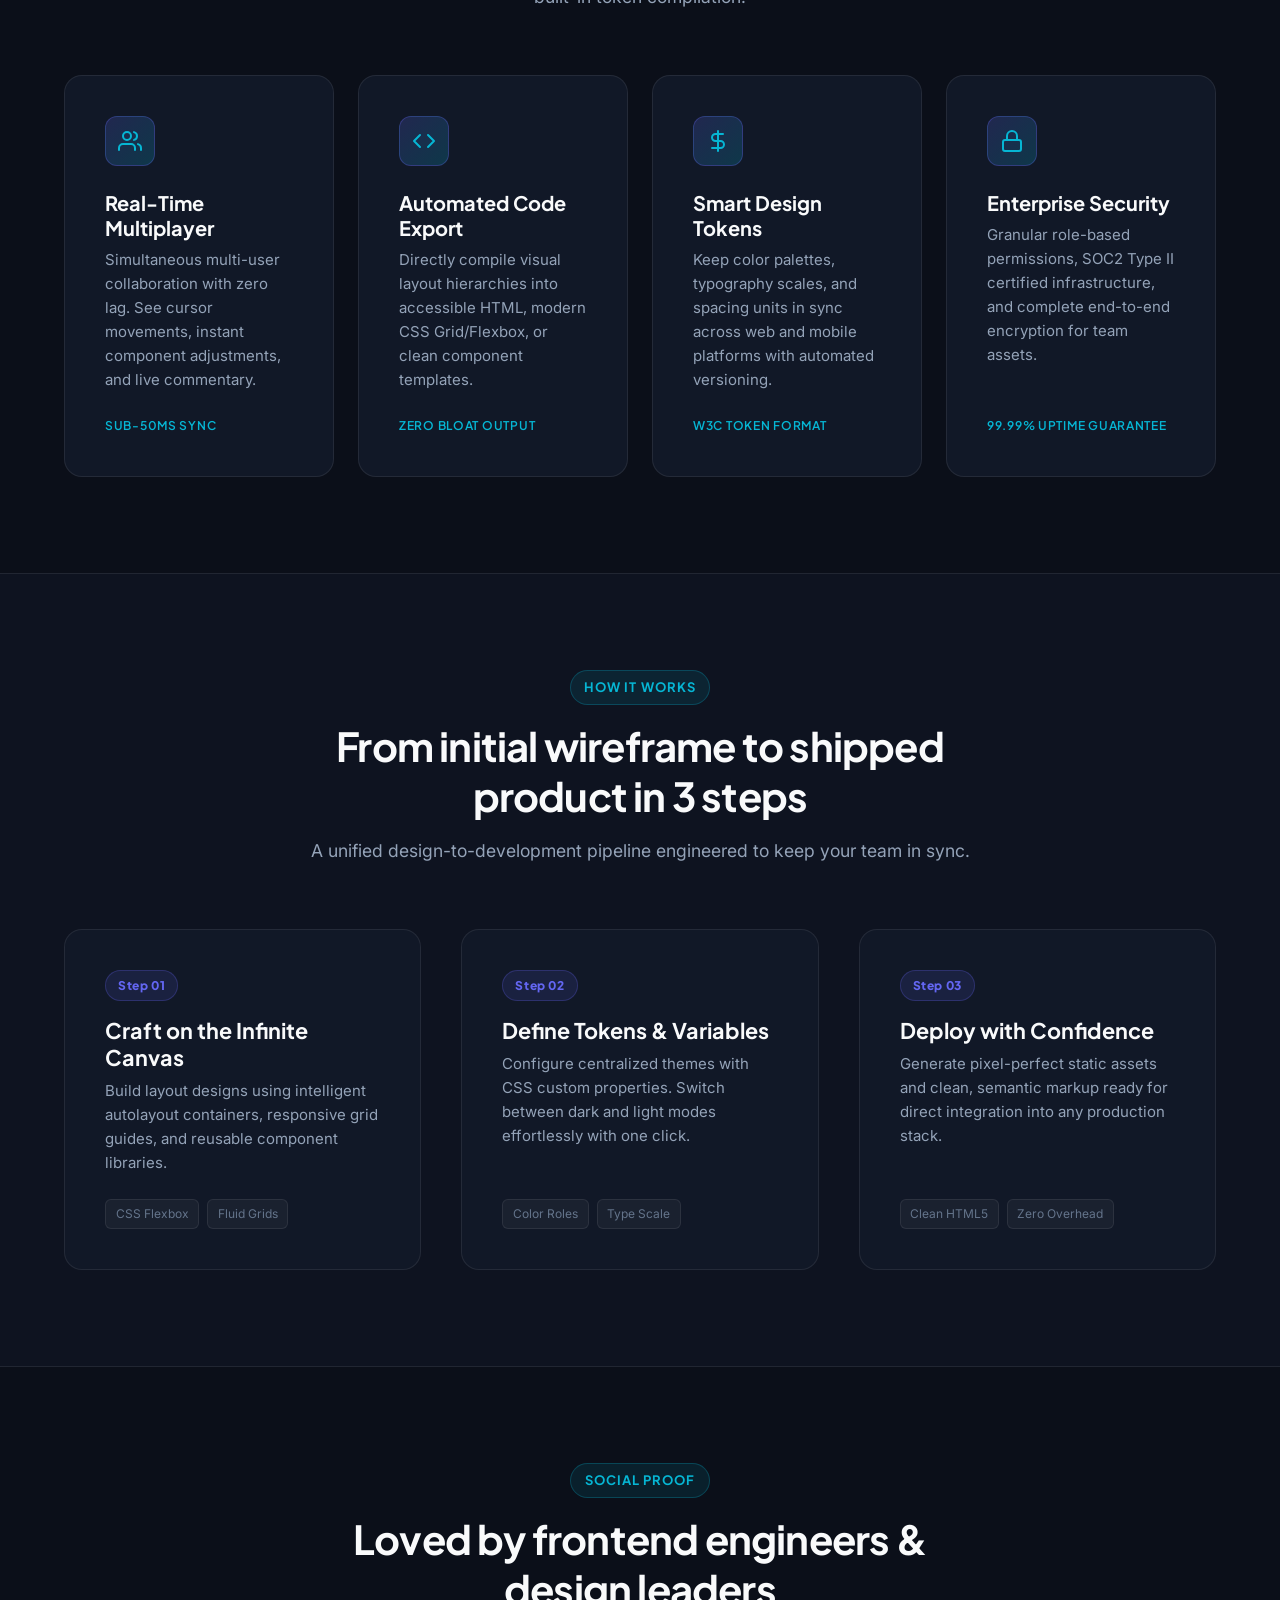
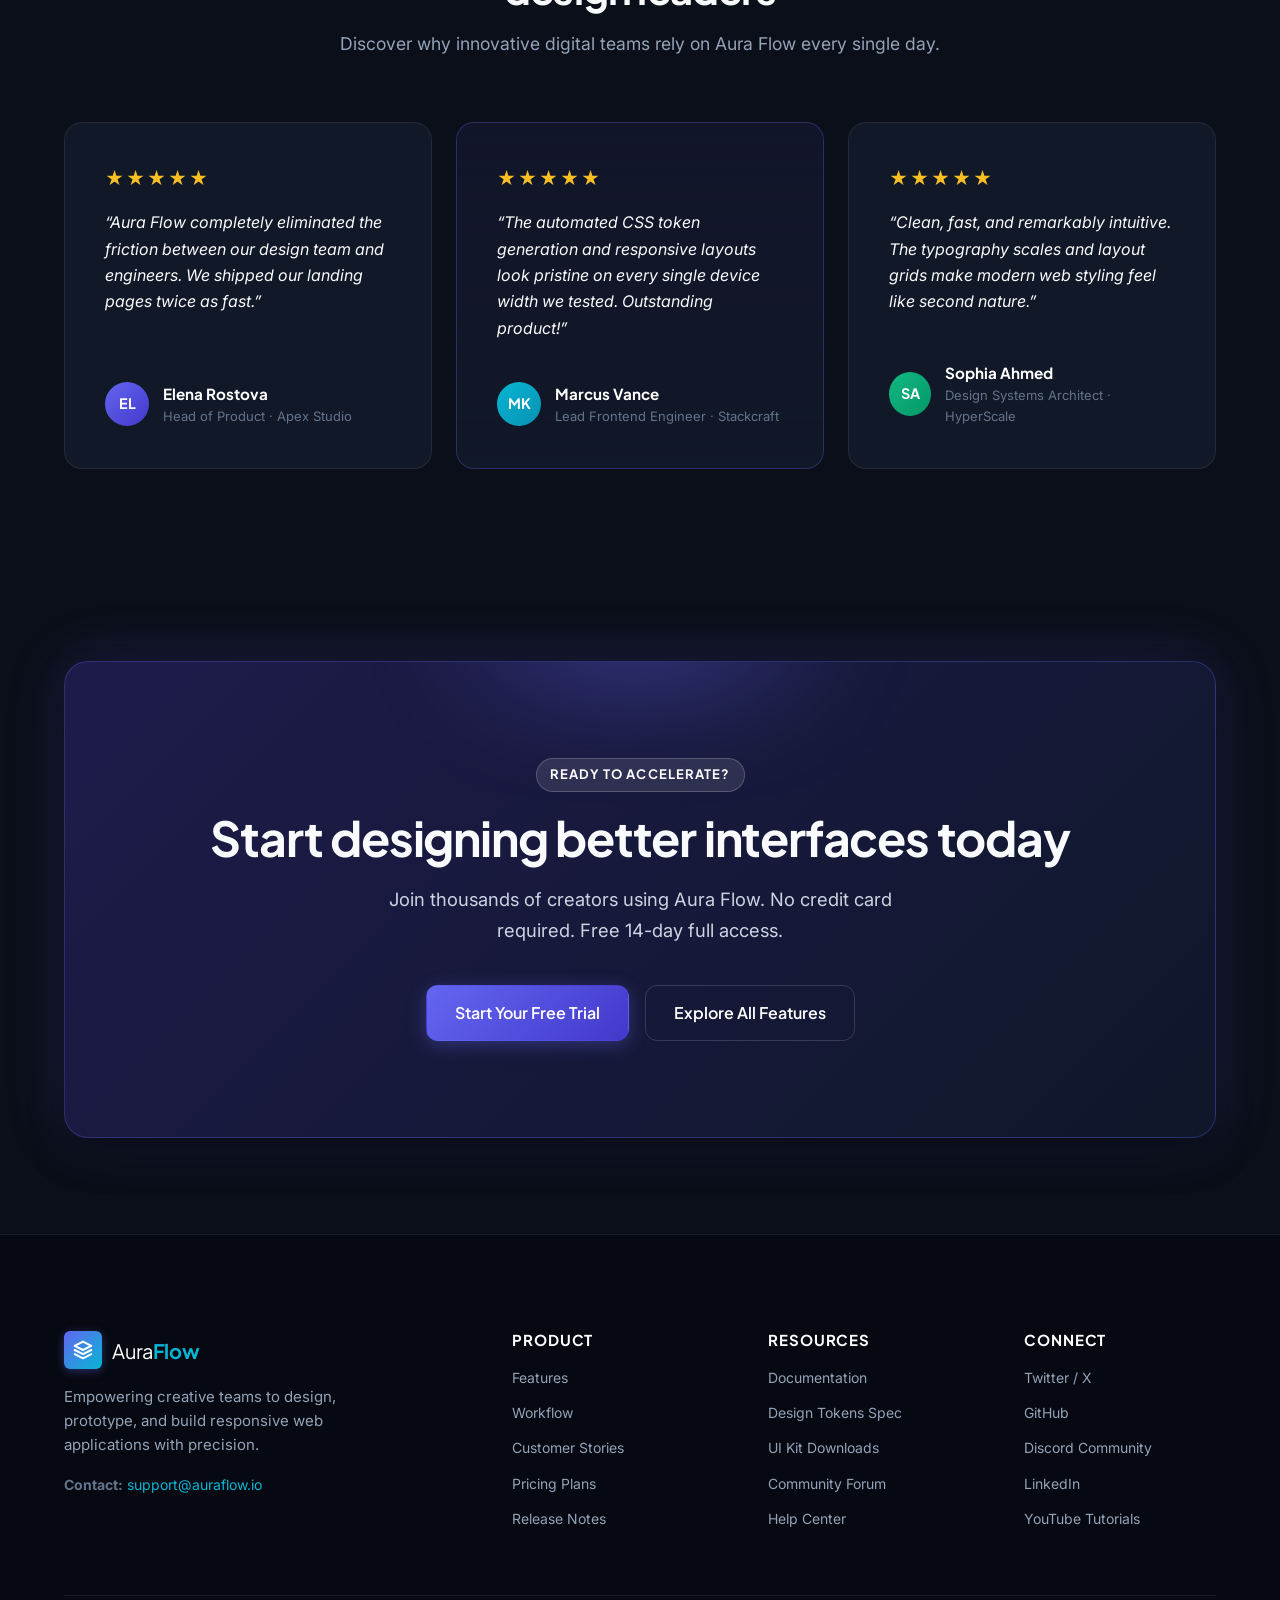
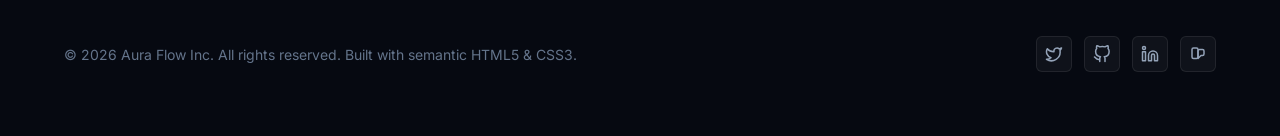
<file: WebDev-L1-LandingPage/aura-landing-page/index.html>
<!doctype html>
<html lang="en">
  <head>
    <meta charset="UTF-8" />
    <meta name="viewport" content="width=device-width, initial-scale=1.0" />
    <meta
      name="description"
      content="Aura Flow - The next-generation collaborative design and UI development workspace."
    />
    <title>Aura Flow · Design & Ship Interfaces Faster</title>
    <link rel="preconnect" href="https://fonts.googleapis.com" />
    <link rel="preconnect" href="https://fonts.gstatic.com" crossorigin />
    <link
      href="https://fonts.googleapis.com/css2?family=Plus+Jakarta+Sans:wght@400;500;600;700;800&family=Inter:wght@400;500;600&display=swap"
      rel="stylesheet"
    />
    <link rel="stylesheet" href="styles.css" />
  </head>
  <body>
    <!-- ==================== STICKY NAVIGATION BAR ==================== -->
    <header class="navbar-wrapper">
      <nav class="navbar" aria-label="Main Navigation">
        <a href="#" class="brand-logo">
          <span class="logo-mark">
            <svg
              width="22"
              height="22"
              viewBox="0 0 24 24"
              fill="none"
              stroke="currentColor"
              stroke-width="2.5"
              stroke-linecap="round"
              stroke-linejoin="round"
            >
              <polygon points="12 2 2 7 12 12 22 7 12 2"></polygon>
              <polyline points="2 17 12 22 22 17"></polyline>
              <polyline points="2 12 12 17 22 12"></polyline>
            </svg>
          </span>
          <span class="brand-name">Aura<strong>Flow</strong></span>
        </a>

        <!-- Navigation Links (At least 3 links) -->
        <ul class="nav-links">
          <li><a href="#features" class="nav-link">Features</a></li>
          <li><a href="#workflow" class="nav-link">Workflow</a></li>
          <li><a href="#testimonials" class="nav-link">Testimonials</a></li>
          <li><a href="#pricing" class="nav-link">Pricing</a></li>
        </ul>

        <div class="nav-actions">
          <a href="#pricing" class="btn btn-sm btn-outline">Sign In</a>
          <a href="#pricing" class="btn btn-sm btn-primary">Start Free</a>
        </div>
      </nav>
    </header>

    <main>
      <!-- ==================== HERO SECTION ==================== -->
      <section class="hero-section" id="home">
        <div class="hero-glow-sphere"></div>
        <div class="container hero-container">
          <!-- Release Pill -->
          <div class="pill-badge">
            <span class="pill-dot"></span>
            <span class="pill-text">Aura Flow 2.0 is Live</span>
            <span class="pill-arrow">→</span>
          </div>

          <!-- Headline & Subheadline -->
          <h1 class="hero-title">
            Design, collaborate, and ship
            <span class="gradient-text">interfaces at lightspeed</span>
          </h1>
          <p class="hero-subtitle">
            The all-in-one visual canvas that unites product designers and
            frontend developers. Turn high-fidelity UI designs into
            production-ready code with automated design tokens.
          </p>

          <!-- Call-to-Action Buttons -->
          <div class="hero-cta-group">
            <a href="#pricing" class="btn btn-lg btn-primary">
              <span>Get Started for Free</span>
              <svg
                width="18"
                height="18"
                viewBox="0 0 24 24"
                fill="none"
                stroke="currentColor"
                stroke-width="2"
                stroke-linecap="round"
                stroke-linejoin="round"
              >
                <line x1="5" y1="12" x2="19" y2="12"></line>
                <polyline points="12 5 19 12 12 19"></polyline>
              </svg>
            </a>
            <a href="#workflow" class="btn btn-lg btn-secondary">
              <svg
                width="18"
                height="18"
                viewBox="0 0 24 24"
                fill="none"
                stroke="currentColor"
                stroke-width="2"
                stroke-linecap="round"
                stroke-linejoin="round"
              >
                <polygon points="5 3 19 12 5 21 5 3"></polygon>
              </svg>
              <span>Watch 2-Min Demo</span>
            </a>
          </div>

          <!-- Social Proof Stats -->
          <div class="social-proof-strip">
            <div class="stat-item">
              <strong class="stat-number">40k+</strong>
              <span class="stat-label">Active Creators</span>
            </div>
            <div class="stat-divider"></div>
            <div class="stat-item">
              <strong class="stat-number">99.9%</strong>
              <span class="stat-label">Uptime SLA</span>
            </div>
            <div class="stat-divider"></div>
            <div class="stat-item">
              <strong class="stat-number">4.9 / 5</strong>
              <span class="stat-label">User Rating</span>
            </div>
          </div>

          <!-- Hero Canvas Mockup Preview (Pure CSS) -->
          <div class="hero-preview-wrapper">
            <div class="browser-frame">
              <div class="browser-header">
                <div class="browser-dots">
                  <span class="dot dot-red"></span>
                  <span class="dot dot-yellow"></span>
                  <span class="dot dot-green"></span>
                </div>
                <div class="browser-search-bar">
                  <span class="search-lock">🔒</span>
                  <span class="search-url"
                    >auraflow.io/workspace/canvas-alpha</span
                  >
                </div>
                <div class="browser-user-pill">
                  <span class="avatar-circle">KD</span>
                  <span class="avatar-status">Live</span>
                </div>
              </div>

              <div class="mockup-canvas">
                <div class="canvas-sidebar">
                  <div class="sidebar-item active">Components</div>
                  <div class="sidebar-item">Variables</div>
                  <div class="sidebar-item">Assets</div>
                  <div class="sidebar-item">Code Sync</div>
                </div>
                <div class="canvas-artboard">
                  <div class="artboard-card card-alpha">
                    <div class="card-chip">Design System</div>
                    <h4>Interactive Button System</h4>
                    <div class="color-palette-preview">
                      <span class="swatch swatch-indigo"></span>
                      <span class="swatch swatch-cyan"></span>
                      <span class="swatch swatch-emerald"></span>
                      <span class="swatch swatch-amber"></span>
                    </div>
                  </div>
                  <div class="artboard-card card-beta">
                    <div class="code-line">
                      <span class="token-keyword">export const</span>
                      <span class="token-fn">Card</span> = () =&gt; (
                    </div>
                    <div class="code-line indent-1">
                      &lt;<span class="token-tag">div</span>
                      <span class="token-prop">className</span>=<span
                        class="token-str"
                        >"aura-card"</span
                      >&gt;
                    </div>
                    <div class="code-line indent-2">
                      &lt;<span class="token-tag">h3</span>&gt;Ready to
                      Ship&lt;/<span class="token-tag">h3</span>&gt;
                    </div>
                    <div class="code-line indent-1">
                      &lt;/<span class="token-tag">div</span>&gt;
                    </div>
                    <div class="code-line">);</div>
                  </div>
                </div>
              </div>
            </div>
          </div>
        </div>
      </section>

      <!-- ==================== CONTENT SECTION 1: FEATURES ==================== -->
      <section class="section features-section" id="features">
        <div class="container">
          <div class="section-header">
            <span class="section-tag">Core Features</span>
            <h2 class="section-title">
              Everything your team needs to build world-class products
            </h2>
            <p class="section-subtitle">
              Eliminate handoff friction with native real-time sync, reactive
              components, and built-in token compilation.
            </p>
          </div>

          <div class="features-grid">
            <!-- Feature Card 1 -->
            <div class="feature-card">
              <div class="feature-icon-wrapper">
                <svg
                  width="24"
                  height="24"
                  viewBox="0 0 24 24"
                  fill="none"
                  stroke="currentColor"
                  stroke-width="2"
                  stroke-linecap="round"
                  stroke-linejoin="round"
                >
                  <path d="M17 21v-2a4 4 0 0 0-4-4H5a4 4 0 0 0-4 4v2"></path>
                  <circle cx="9" cy="7" r="4"></circle>
                  <path d="M23 21v-2a4 4 0 0 0-3-3.87"></path>
                  <path d="M16 3.13a4 4 0 0 1 0 7.75"></path>
                </svg>
              </div>
              <h3 class="feature-title">Real-Time Multiplayer</h3>
              <p class="feature-description">
                Simultaneous multi-user collaboration with zero lag. See cursor
                movements, instant component adjustments, and live commentary.
              </p>
              <span class="feature-meta">Sub-50ms sync</span>
            </div>

            <!-- Feature Card 2 -->
            <div class="feature-card">
              <div class="feature-icon-wrapper">
                <svg
                  width="24"
                  height="24"
                  viewBox="0 0 24 24"
                  fill="none"
                  stroke="currentColor"
                  stroke-width="2"
                  stroke-linecap="round"
                  stroke-linejoin="round"
                >
                  <polyline points="16 18 22 12 16 6"></polyline>
                  <polyline points="8 6 2 12 8 18"></polyline>
                </svg>
              </div>
              <h3 class="feature-title">Automated Code Export</h3>
              <p class="feature-description">
                Directly compile visual layout hierarchies into accessible HTML,
                modern CSS Grid/Flexbox, or clean component templates.
              </p>
              <span class="feature-meta">Zero bloat output</span>
            </div>

            <!-- Feature Card 3 -->
            <div class="feature-card">
              <div class="feature-icon-wrapper">
                <svg
                  width="24"
                  height="24"
                  viewBox="0 0 24 24"
                  fill="none"
                  stroke="currentColor"
                  stroke-width="2"
                  stroke-linecap="round"
                  stroke-linejoin="round"
                >
                  <path
                    d="M12 2v20M17 5H9.5a3.5 3.5 0 0 0 0 7h5a3.5 3.5 0 0 1 0 7H6"
                  ></path>
                </svg>
              </div>
              <h3 class="feature-title">Smart Design Tokens</h3>
              <p class="feature-description">
                Keep color palettes, typography scales, and spacing units in
                sync across web and mobile platforms with automated versioning.
              </p>
              <span class="feature-meta">W3C token format</span>
            </div>

            <!-- Feature Card 4 -->
            <div class="feature-card">
              <div class="feature-icon-wrapper">
                <svg
                  width="24"
                  height="24"
                  viewBox="0 0 24 24"
                  fill="none"
                  stroke="currentColor"
                  stroke-width="2"
                  stroke-linecap="round"
                  stroke-linejoin="round"
                >
                  <rect
                    x="3"
                    y="11"
                    width="18"
                    height="11"
                    rx="2"
                    ry="2"
                  ></rect>
                  <path d="M7 11V7a5 5 0 0 1 10 0v4"></path>
                </svg>
              </div>
              <h3 class="feature-title">Enterprise Security</h3>
              <p class="feature-description">
                Granular role-based permissions, SOC2 Type II certified
                infrastructure, and complete end-to-end encryption for team
                assets.
              </p>
              <span class="feature-meta">99.99% uptime guarantee</span>
            </div>
          </div>
        </div>
      </section>

      <!-- ==================== CONTENT SECTION 2: WORKFLOW / ABOUT ==================== -->
      <section class="section workflow-section" id="workflow">
        <div class="container">
          <div class="section-header">
            <span class="section-tag">How It Works</span>
            <h2 class="section-title">
              From initial wireframe to shipped product in 3 steps
            </h2>
            <p class="section-subtitle">
              A unified design-to-development pipeline engineered to keep your
              team in sync.
            </p>
          </div>

          <div class="workflow-steps">
            <!-- Step 1 -->
            <div class="step-card">
              <div class="step-badge">Step 01</div>
              <h3 class="step-title">Craft on the Infinite Canvas</h3>
              <p class="step-text">
                Build layout designs using intelligent autolayout containers,
                responsive grid guides, and reusable component libraries.
              </p>
              <div class="step-tag-row">
                <span class="mini-tag">CSS Flexbox</span>
                <span class="mini-tag">Fluid Grids</span>
              </div>
            </div>

            <!-- Step 2 -->
            <div class="step-card">
              <div class="step-badge">Step 02</div>
              <h3 class="step-title">Define Tokens & Variables</h3>
              <p class="step-text">
                Configure centralized themes with CSS custom properties. Switch
                between dark and light modes effortlessly with one click.
              </p>
              <div class="step-tag-row">
                <span class="mini-tag">Color Roles</span>
                <span class="mini-tag">Type Scale</span>
              </div>
            </div>

            <!-- Step 3 -->
            <div class="step-card">
              <div class="step-badge">Step 03</div>
              <h3 class="step-title">Deploy with Confidence</h3>
              <p class="step-text">
                Generate pixel-perfect static assets and clean, semantic markup
                ready for direct integration into any production stack.
              </p>
              <div class="step-tag-row">
                <span class="mini-tag">Clean HTML5</span>
                <span class="mini-tag">Zero Overhead</span>
              </div>
            </div>
          </div>
        </div>
      </section>

      <!-- ==================== CONTENT SECTION 3: TESTIMONIALS ==================== -->
      <section class="section testimonials-section" id="testimonials">
        <div class="container">
          <div class="section-header">
            <span class="section-tag">Social Proof</span>
            <h2 class="section-title">
              Loved by frontend engineers & design leaders
            </h2>
            <p class="section-subtitle">
              Discover why innovative digital teams rely on Aura Flow every
              single day.
            </p>
          </div>

          <div class="testimonials-grid">
            <!-- Testimonial 1 -->
            <div class="testimonial-card">
              <div class="testimonial-stars" aria-label="5 out of 5 stars">
                ★★★★★
              </div>
              <p class="testimonial-quote">
                “Aura Flow completely eliminated the friction between our design
                team and engineers. We shipped our landing pages twice as fast.”
              </p>
              <div class="testimonial-author">
                <div class="avatar avatar-indigo">EL</div>
                <div class="author-details">
                  <strong class="author-name">Elena Rostova</strong>
                  <span class="author-role">Head of Product · Apex Studio</span>
                </div>
              </div>
            </div>

            <!-- Testimonial 2 -->
            <div class="testimonial-card featured">
              <div class="testimonial-stars" aria-label="5 out of 5 stars">
                ★★★★★
              </div>
              <p class="testimonial-quote">
                “The automated CSS token generation and responsive layouts look
                pristine on every single device width we tested. Outstanding
                product!”
              </p>
              <div class="testimonial-author">
                <div class="avatar avatar-cyan">MK</div>
                <div class="author-details">
                  <strong class="author-name">Marcus Vance</strong>
                  <span class="author-role"
                    >Lead Frontend Engineer · Stackcraft</span
                  >
                </div>
              </div>
            </div>

            <!-- Testimonial 3 -->
            <div class="testimonial-card">
              <div class="testimonial-stars" aria-label="5 out of 5 stars">
                ★★★★★
              </div>
              <p class="testimonial-quote">
                “Clean, fast, and remarkably intuitive. The typography scales
                and layout grids make modern web styling feel like second
                nature.”
              </p>
              <div class="testimonial-author">
                <div class="avatar avatar-emerald">SA</div>
                <div class="author-details">
                  <strong class="author-name">Sophia Ahmed</strong>
                  <span class="author-role"
                    >Design Systems Architect · HyperScale</span
                  >
                </div>
              </div>
            </div>
          </div>
        </div>
      </section>

      <!-- ==================== CTA CALLOUT BANNER ==================== -->
      <section class="section cta-banner-section" id="pricing">
        <div class="container">
          <div class="cta-banner-box">
            <div class="cta-glow"></div>
            <span class="section-tag cta-tag">Ready to Accelerate?</span>
            <h2 class="cta-title">Start designing better interfaces today</h2>
            <p class="cta-subtitle">
              Join thousands of creators using Aura Flow. No credit card
              required. Free 14-day full access.
            </p>
            <div class="cta-actions">
              <a href="#" class="btn btn-lg btn-primary"
                >Start Your Free Trial</a
              >
              <a href="#features" class="btn btn-lg btn-outline-white"
                >Explore All Features</a
              >
            </div>
          </div>
        </div>
      </section>
    </main>

    <!-- ==================== FOOTER ==================== -->
    <footer class="site-footer">
      <div class="container footer-container">
        <div class="footer-top">
          <!-- Brand Summary Column -->
          <div class="footer-brand-col">
            <a href="#" class="brand-logo">
              <span class="logo-mark">
                <svg
                  width="20"
                  height="20"
                  viewBox="0 0 24 24"
                  fill="none"
                  stroke="currentColor"
                  stroke-width="2.5"
                  stroke-linecap="round"
                  stroke-linejoin="round"
                >
                  <polygon points="12 2 2 7 12 12 22 7 12 2"></polygon>
                  <polyline points="2 17 12 22 22 17"></polyline>
                  <polyline points="2 12 12 17 22 12"></polyline>
                </svg>
              </span>
              <span class="brand-name">Aura<strong>Flow</strong></span>
            </a>
            <p class="footer-desc">
              Empowering creative teams to design, prototype, and build
              responsive web applications with precision.
            </p>
            <!-- Contact Email -->
            <p class="footer-contact">
              <strong>Contact:</strong>
              <a href="mailto:support@auraflow.io">support@auraflow.io</a>
            </p>
          </div>

          <!-- Footer Links Columns -->
          <div class="footer-nav-col">
            <h4 class="footer-heading">Product</h4>
            <ul class="footer-links">
              <li><a href="#features">Features</a></li>
              <li><a href="#workflow">Workflow</a></li>
              <li><a href="#testimonials">Customer Stories</a></li>
              <li><a href="#pricing">Pricing Plans</a></li>
              <li><a href="#">Release Notes</a></li>
            </ul>
          </div>

          <div class="footer-nav-col">
            <h4 class="footer-heading">Resources</h4>
            <ul class="footer-links">
              <li><a href="#">Documentation</a></li>
              <li><a href="#">Design Tokens Spec</a></li>
              <li><a href="#">UI Kit Downloads</a></li>
              <li><a href="#">Community Forum</a></li>
              <li><a href="#">Help Center</a></li>
            </ul>
          </div>

          <div class="footer-nav-col">
            <h4 class="footer-heading">Connect</h4>
            <ul class="footer-links">
              <li><a href="#">Twitter / X</a></li>
              <li><a href="#">GitHub</a></li>
              <li><a href="#">Discord Community</a></li>
              <li><a href="#">LinkedIn</a></li>
              <li><a href="#">YouTube Tutorials</a></li>
            </ul>
          </div>
        </div>

        <!-- Footer Bottom Strip -->
        <div class="footer-bottom">
          <p class="footer-copy">
            &copy; 2026 Aura Flow Inc. All rights reserved. Built with semantic
            HTML5 &amp; CSS3.
          </p>

          <!-- Social Media Icons (SVG) -->
          <div class="footer-social-icons">
            <!-- Twitter / X -->
            <a
              href="#"
              class="social-icon-link"
              aria-label="Follow Aura Flow on Twitter"
            >
              <svg
                width="18"
                height="18"
                viewBox="0 0 24 24"
                fill="none"
                stroke="currentColor"
                stroke-width="2"
                stroke-linecap="round"
                stroke-linejoin="round"
              >
                <path
                  d="M22 4s-.7 2.1-2 3.4c1.6 10-9.4 17.3-18 11.6 2.2.1 4.4-.6 6-2C3 15.5.5 9.6 3 5c2.2 2.6 5.6 4.1 9 4-.9-4.2 4-6.6 7-3.8 1.1 0 3-1.2 3-1.2z"
                ></path>
              </svg>
            </a>
            <!-- GitHub -->
            <a
              href="#"
              class="social-icon-link"
              aria-label="Aura Flow GitHub repository"
            >
              <svg
                width="18"
                height="18"
                viewBox="0 0 24 24"
                fill="none"
                stroke="currentColor"
                stroke-width="2"
                stroke-linecap="round"
                stroke-linejoin="round"
              >
                <path
                  d="M9 19c-5 1.5-5-2.5-7-3m14 6v-3.87a3.37 3.37 0 0 0-.94-2.61c3.14-.35 6.44-1.54 6.44-7A5.44 5.44 0 0 0 20 4.77 5.07 5.07 0 0 0 19.91 1S18.73.65 16 2.48a13.38 13.38 0 0 0-7 0C6.27.65 5.09 1 5.09 1A5.07 5.07 0 0 0 5 4.77a5.44 5.44 0 0 0-1.5 3.78c0 5.42 3.3 6.61 6.44 7A3.37 3.37 0 0 0 9 18.13V22"
                ></path>
              </svg>
            </a>
            <!-- LinkedIn -->
            <a
              href="#"
              class="social-icon-link"
              aria-label="Aura Flow LinkedIn profile"
            >
              <svg
                width="18"
                height="18"
                viewBox="0 0 24 24"
                fill="none"
                stroke="currentColor"
                stroke-width="2"
                stroke-linecap="round"
                stroke-linejoin="round"
              >
                <path
                  d="M16 8a6 6 0 0 1 6 6v7h-4v-7a2 2 0 0 0-2-2 2 2 0 0 0-2 2v7h-4v-7a6 6 0 0 1 6-6z"
                ></path>
                <rect x="2" y="9" width="4" height="12"></rect>
                <circle cx="4" cy="4" r="2"></circle>
              </svg>
            </a>
            <!-- Discord -->
            <a
              href="#"
              class="social-icon-link"
              aria-label="Aura Flow Discord community"
            >
              <svg
                width="18"
                height="18"
                viewBox="0 0 24 24"
                fill="none"
                stroke="currentColor"
                stroke-width="2"
                stroke-linecap="round"
                stroke-linejoin="round"
              >
                <path
                  d="M18 6h-4a2 2 0 0 0-2 2v10l4-4h2a2 2 0 0 0 2-2V8a2 2 0 0 0-2-2z"
                ></path>
                <path
                  d="M6 18h4a2 2 0 0 0 2-2V6a2 2 0 0 0-2-2H6a2 2 0 0 0-2 2v10a2 2 0 0 0 2 2z"
                ></path>
              </svg>
            </a>
          </div>
        </div>
      </div>
    </footer>
  </body>
</html>
</file>
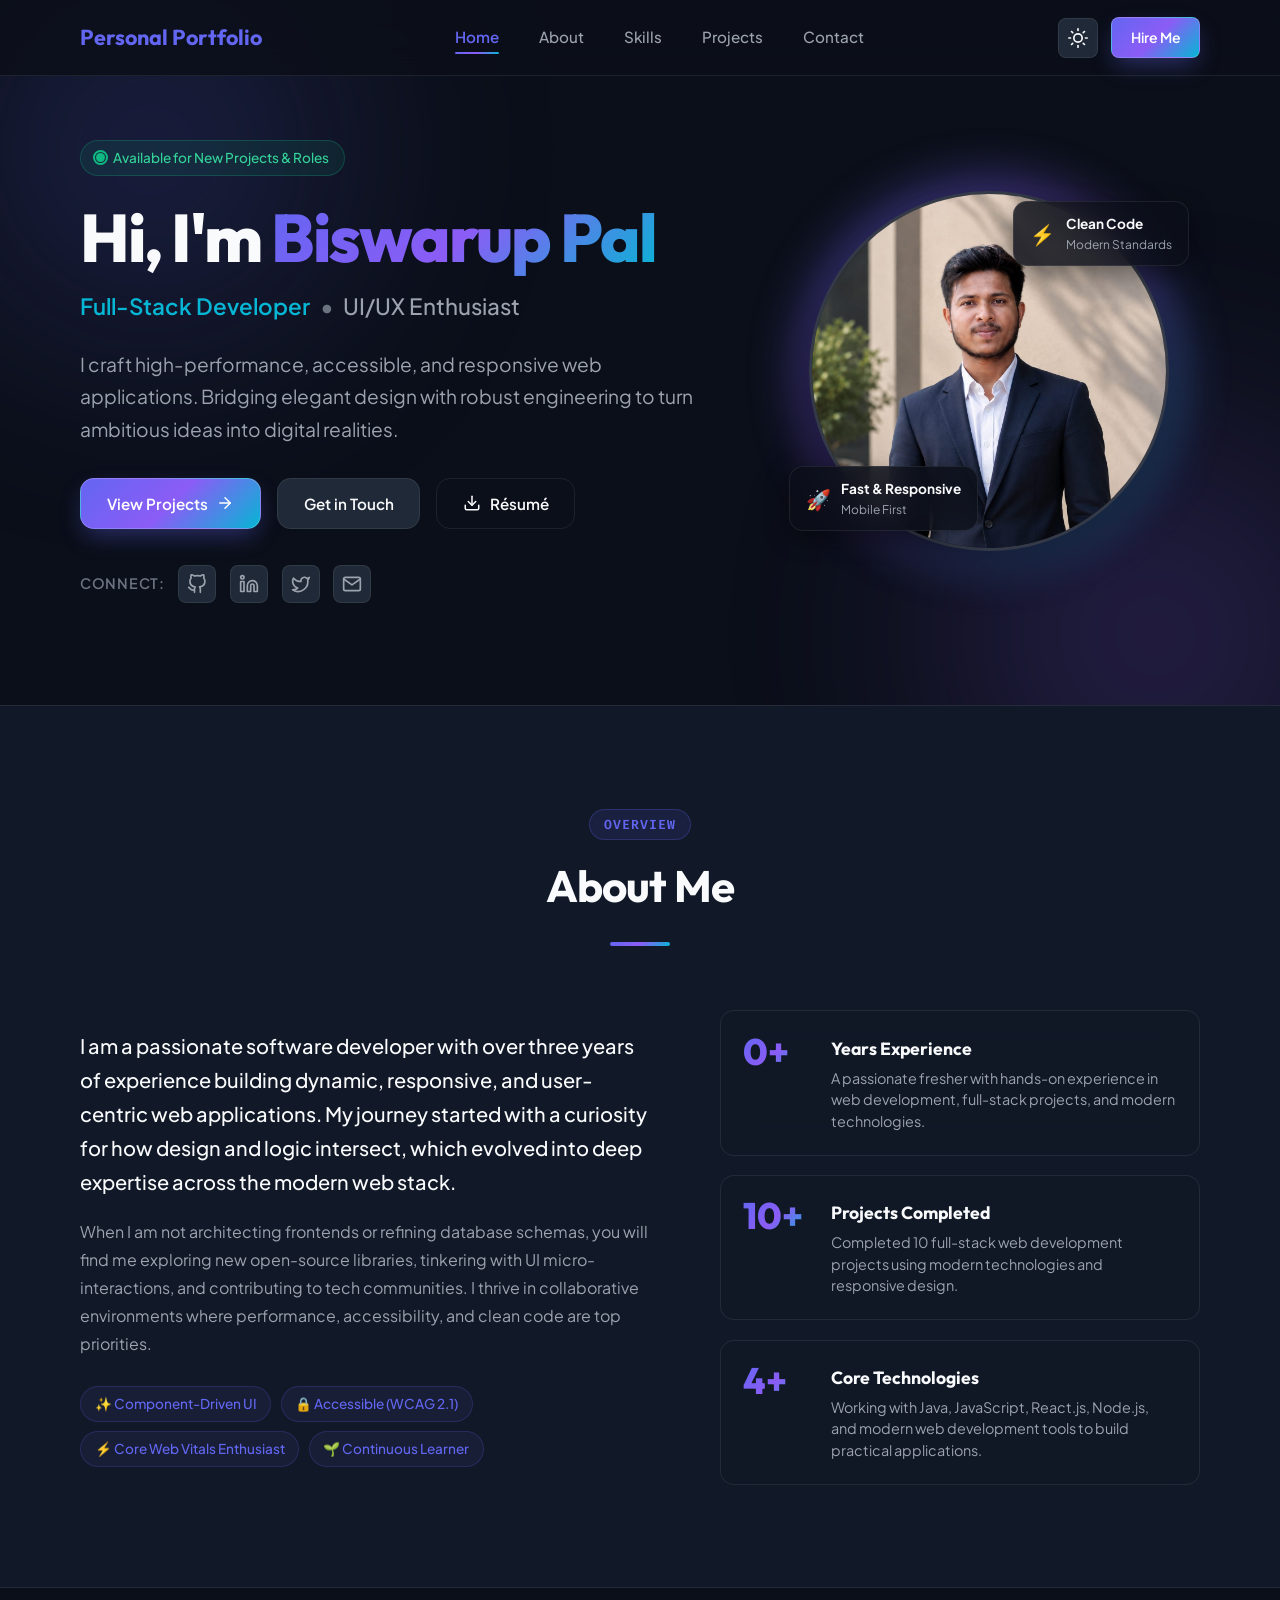
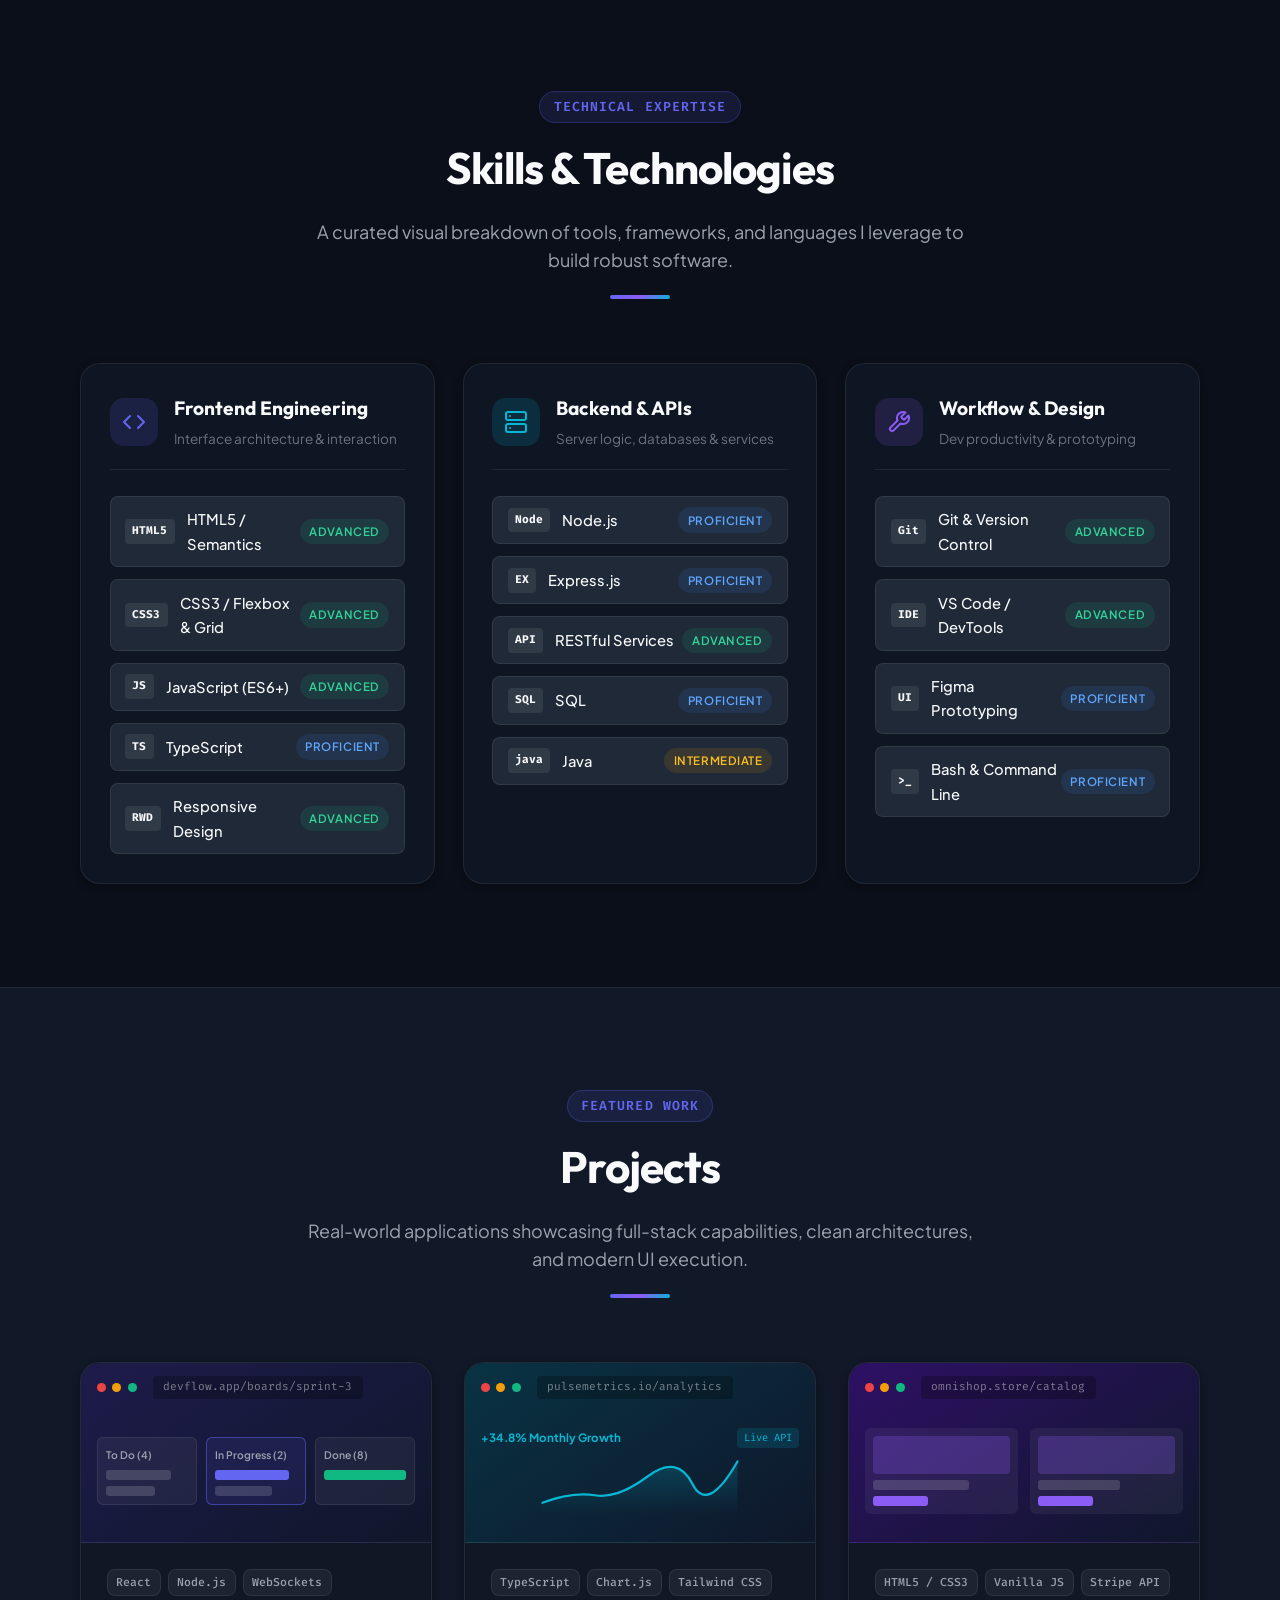
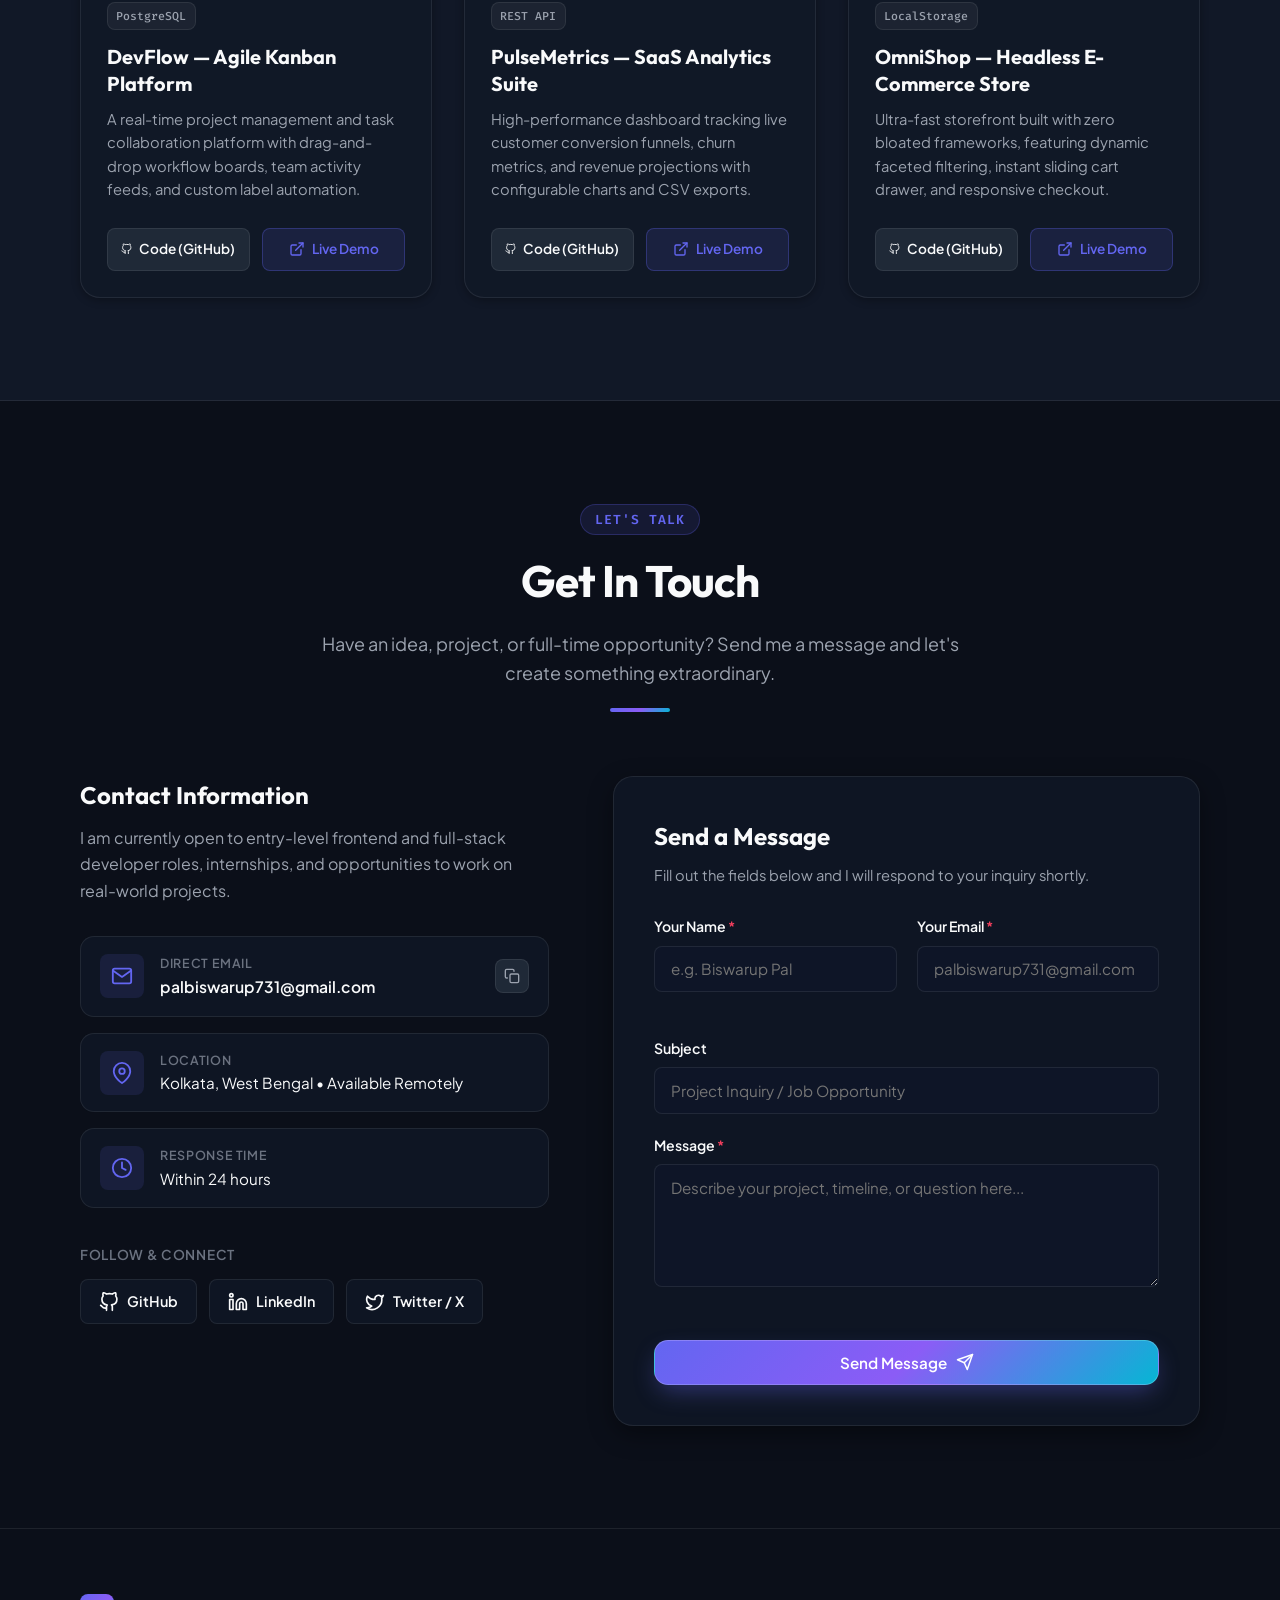
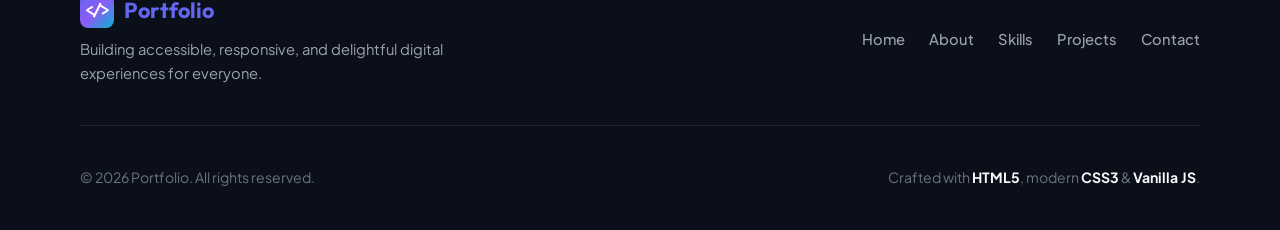
<file: WebDev-L1-Personal Portfolio/personal-portfolio/index.html>
<!DOCTYPE html>
<html lang="en" data-theme="dark">
<head>
  <meta charset="UTF-8">
  <meta name="viewport" content="width=device-width, initial-scale=1.0">
  <meta name="description" content="Personal Portfolio — Full-Stack Developer & UI/UX Designer showcasing projects, technical skills, and experience.">
  <meta name="keywords" content="portfolio, web developer, software engineer, frontend, full-stack, html5, css3, javascript">
  <meta name="author" content="Portfolio">
  <title>Personal Portfolio | Full-Stack Developer &amp; UI/UX Designer</title>

  <!-- Google Fonts -->
  <link rel="preconnect" href="https://fonts.googleapis.com">
  <link rel="preconnect" href="https://fonts.gstatic.com" crossorigin>
  <link href="https://fonts.googleapis.com/css2?family=Outfit:wght@400;500;600;700;800&family=Plus+Jakarta+Sans:wght@300;400;500;600;700&family=Fira+Code:wght@400;500&display=swap" rel="stylesheet">

  <!-- Main Stylesheet -->
  <link rel="stylesheet" href="css/style.css">
</head>
<body>

  <!-- Background Decorative Ambient Glows -->
  <div class="ambient-glow glow-1" aria-hidden="true"></div>
  <div class="ambient-glow glow-2" aria-hidden="true"></div>

  <!-- Header / Navigation Bar -->
  <header class="site-header" id="header">
    <div class="container header-container">
      <a href="#hero" class="brand-logo" aria-label="Alex Rivera Portfolio Home">
        <span class="logo-text"><strong>Personal Portfolio</strong></span>
      </a>

      <!-- Desktop Navigation Menu -->
      <nav class="desktop-nav" aria-label="Primary Navigation">
        <ul class="nav-list">
          <li><a href="#hero" class="nav-link active">Home</a></li>
          <li><a href="#about" class="nav-link">About</a></li>
          <li><a href="#skills" class="nav-link">Skills</a></li>
          <li><a href="#projects" class="nav-link">Projects</a></li>
          <li><a href="#contact" class="nav-link">Contact</a></li>
        </ul>
      </nav>

      <!-- Header Action Controls -->
      <div class="header-actions">
        <!-- Theme Switcher Button -->
        <button id="theme-toggle" class="theme-toggle-btn" aria-label="Toggle dark and light color theme" title="Toggle theme">
          <svg class="theme-icon sun-icon" xmlns="http://www.w3.org/2000/svg" width="20" height="20" viewBox="0 0 24 24" fill="none" stroke="currentColor" stroke-width="2" stroke-linecap="round" stroke-linejoin="round">
            <circle cx="12" cy="12" r="5"></circle>
            <line x1="12" y1="1" x2="12" y2="3"></line>
            <line x1="12" y1="21" x2="12" y2="23"></line>
            <line x1="4.22" y1="4.22" x2="5.64" y2="5.64"></line>
            <line x1="18.36" y1="18.36" x2="19.78" y2="19.78"></line>
            <line x1="1" y1="12" x2="3" y2="12"></line>
            <line x1="21" y1="12" x2="23" y2="12"></line>
            <line x1="4.22" y1="19.78" x2="5.64" y2="18.36"></line>
            <line x1="18.36" y1="5.64" x2="19.78" y2="4.22"></line>
          </svg>
          <svg class="theme-icon moon-icon" xmlns="http://www.w3.org/2000/svg" width="20" height="20" viewBox="0 0 24 24" fill="none" stroke="currentColor" stroke-width="2" stroke-linecap="round" stroke-linejoin="round">
            <path d="M21 12.79A9 9 0 1 1 11.21 3 7 7 0 0 0 21 12.79z"></path>
          </svg>
        </button>

        <a href="#contact" class="btn btn-primary btn-sm header-cta">Hire Me</a>

        <!-- Mobile Menu Toggle Button -->
        <button id="mobile-menu-toggle" class="mobile-menu-btn" aria-label="Open mobile navigation menu" aria-expanded="false" aria-controls="mobile-nav">
          <span class="hamburger-bar"></span>
          <span class="hamburger-bar"></span>
          <span class="hamburger-bar"></span>
        </button>
      </div>
    </div>

    <!-- Mobile Drawer Navigation -->
    <div id="mobile-nav" class="mobile-nav-drawer" aria-hidden="true">
      <ul class="mobile-nav-list">
        <li><a href="#hero" class="mobile-nav-link">Home</a></li>
        <li><a href="#about" class="mobile-nav-link">About</a></li>
        <li><a href="#skills" class="mobile-nav-link">Skills</a></li>
        <li><a href="#projects" class="mobile-nav-link">Projects</a></li>
        <li><a href="#contact" class="mobile-nav-link">Contact</a></li>
      </ul>
      <div class="mobile-nav-cta">
        <a href="#contact" class="btn btn-primary btn-full mobile-cta-btn">Let's Connect</a>
      </div>
    </div>
  </header>

  <!-- Main Content Wrapper -->
  <main id="main-content">

    <!-- 1. Profile / Hero Section -->
    <section id="hero" class="hero-section" aria-label="Profile and Introduction">
      <div class="container hero-container">
        <div class="hero-content">
          <!-- Availability Badge -->
          <div class="badge availability-badge">
            <span class="pulse-dot"></span>
            <span>Available for New Projects &amp; Roles</span>
          </div>

          <!-- Headline & Role Title -->
          <h1 class="hero-title">
            Hi, I'm <span class="highlight-gradient">Biswarup Pal</span>
          </h1>
          <p class="hero-subtitle">
            <span class="role-badge">Full-Stack Developer</span>
            <span class="role-separator">&bull;</span>
            <span class="role-secondary">UI/UX Enthusiast</span>
          </p>

          <p class="hero-bio">
            I craft high-performance, accessible, and responsive web applications. Bridging elegant design with robust engineering to turn ambitious ideas into digital realities.
          </p>

          <!-- Hero Call-to-Actions -->
          <div class="hero-actions">
            <a href="#projects" class="btn btn-primary">
              <span>View Projects</span>
              <svg xmlns="http://www.w3.org/2000/svg" width="18" height="18" viewBox="0 0 24 24" fill="none" stroke="currentColor" stroke-width="2" stroke-linecap="round" stroke-linejoin="round">
                <line x1="5" y1="12" x2="19" y2="12"></line>
                <polyline points="12 5 19 12 12 19"></polyline>
              </svg>
            </a>
            <a href="#contact" class="btn btn-secondary">
              <span>Get in Touch</span>
            </a>
            <!-- CUSTOMIZE: Link to your resume PDF -->
            <a href="#about" class="btn btn-outline" id="resume-download-btn" title="Download résumé (Placeholder)">
              <svg xmlns="http://www.w3.org/2000/svg" width="18" height="18" viewBox="0 0 24 24" fill="none" stroke="currentColor" stroke-width="2" stroke-linecap="round" stroke-linejoin="round">
                <path d="M21 15v4a2 2 0 0 1-2 2H5a2 2 0 0 1-2-2v-4"></path>
                <polyline points="7 10 12 15 17 10"></polyline>
                <line x1="12" y1="15" x2="12" y2="3"></line>
              </svg>
              <span>Résumé</span>
            </a>
          </div>

          <!-- Social Quick Links in Hero -->
          <div class="hero-socials">
            <span class="socials-label">Connect:</span>
            <!-- CUSTOMIZE: Replace href with your actual GitHub profile -->
            <a href="https://github.com" target="_blank" rel="noopener noreferrer" class="social-icon-link" aria-label="GitHub profile">
              <svg xmlns="http://www.w3.org/2000/svg" width="20" height="20" viewBox="0 0 24 24" fill="none" stroke="currentColor" stroke-width="2" stroke-linecap="round" stroke-linejoin="round">
                <path d="M9 19c-5 1.5-5-2.5-7-3m14 6v-3.87a3.37 3.37 0 0 0-.94-2.61c3.14-.35 6.44-1.54 6.44-7A5.44 5.44 0 0 0 20 4.77 5.07 5.07 0 0 0 19.91 1S18.73.65 16 2.48a13.38 13.38 0 0 0-7 0C6.27.65 5.09 1 5.09 1A5.07 5.07 0 0 0 5 4.77a5.44 5.44 0 0 0-1.5 3.78c0 5.42 3.3 6.61 6.44 7A3.37 3.37 0 0 0 9 18.13V22"></path>
              </svg>
            </a>
            <!-- CUSTOMIZE: Replace href with your actual LinkedIn profile -->
            <a href="https://www.linkedin.com" target="_blank" rel="noopener noreferrer" class="social-icon-link" aria-label="LinkedIn profile">
              <svg xmlns="http://www.w3.org/2000/svg" width="20" height="20" viewBox="0 0 24 24" fill="none" stroke="currentColor" stroke-width="2" stroke-linecap="round" stroke-linejoin="round">
                <path d="M16 8a6 6 0 0 1 6 6v7h-4v-7a2 2 0 0 0-2-2 2 2 0 0 0-2 2v7h-4v-7a6 6 0 0 1 6-6z"></path>
                <rect x="2" y="9" width="4" height="12"></rect>
                <circle cx="4" cy="4" r="2"></circle>
              </svg>
            </a>
            <!-- CUSTOMIZE: Replace href with your actual Twitter/X profile -->
            <a href="https://twitter.com" target="_blank" rel="noopener noreferrer" class="social-icon-link" aria-label="Twitter/X profile">
              <svg xmlns="http://www.w3.org/2000/svg" width="20" height="20" viewBox="0 0 24 24" fill="none" stroke="currentColor" stroke-width="2" stroke-linecap="round" stroke-linejoin="round">
                <path d="M22 4s-.7 2.1-2 3.4c1.6 10-9.4 17.3-18 11.6 2.2.1 4.4-.6 6-2C3 15.5.5 9.6 3 5c2.2 2.6 5.6 4.1 9 4-.9-4.2 4-6.6 7-3.8 1.1 0 3-1.2 3-1.2z"></path>
              </svg>
            </a>
            <!-- Direct Email Link -->
            <a href="mailto:palbiswarup731@gmail.com" class="social-icon-link" aria-label="Send direct email">
              <svg xmlns="https://mail.google.com/mail/u/1/#inbox" width="20" height="20" viewBox="0 0 24 24" fill="none" stroke="currentColor" stroke-width="2" stroke-linecap="round" stroke-linejoin="round">
                <path d="M4 4h16c1.1 0 2 .9 2 2v12c0 1.1-.9 2-2 2H4c-1.1 0-2-.9-2-2V6c0-1.1.9-2 2-2z"></path>
                <polyline points="22,6 12,13 2,6"></polyline>
              </svg>
            </a>
          </div>
        </div>

        <!-- Profile photo -->
        <div class="hero-visual">
          <div class="avatar-card-wrapper">
            <div class="avatar-glow-ring"></div>
            <figure class="avatar-figure">
              <!-- CUSTOMIZE: Replace assets/images/avatar.svg with your personal photo (e.g. your-photo.jpg) -->
              <img src="assets/images/Profile Photo.jpeg" alt="Portrait illustration of Alex Rivera, Full-Stack Developer" class="avatar-img" width="340" height="340">
              <figcaption class="sr-only">Alex Rivera - Full-Stack Developer</figcaption>
            </figure>

            <!-- Floating Micro-Cards -->
            <div class="floating-badge badge-top-right">
              <span class="badge-icon">⚡</span>
              <div class="badge-text">
                <strong>Clean Code</strong>
                <small>Modern Standards</small>
              </div>
            </div>

            <div class="floating-badge badge-bottom-left">
              <span class="badge-icon">🚀</span>
              <div class="badge-text">
                <strong>Fast &amp; Responsive</strong>
                <small>Mobile First</small>
              </div>
            </div>
          </div>
        </div>
      </div>
    </section>

    <!-- 2. About Me Section -->
    <section id="about" class="section about-section" aria-labelledby="about-heading">
      <div class="container">
        <div class="section-header">
          <span class="section-tag">Overview</span>
          <h2 id="about-heading" class="section-title">About Me</h2>
          <div class="section-divider"></div>
        </div>

        <div class="about-grid">
          <!-- Text Content -->
          <div class="about-text-col">
            <!-- 2-3 Sentences describing background and interests as required -->
            <p class="about-lead">
              I am a passionate software developer with over three years of experience building dynamic, responsive, and user-centric web applications. My journey started with a curiosity for how design and logic intersect, which evolved into deep expertise across the modern web stack.
            </p>
            <p class="about-body">
              When I am not architecting frontends or refining database schemas, you will find me exploring new open-source libraries, tinkering with UI micro-interactions, and contributing to tech communities. I thrive in collaborative environments where performance, accessibility, and clean code are top priorities.
            </p>

            <!-- Key Highlights Pill Badges -->
            <div class="about-tags">
              <span class="tag-pill">✨ Component-Driven UI</span>
              <span class="tag-pill">🔒 Accessible (WCAG 2.1)</span>
              <span class="tag-pill">⚡ Core Web Vitals Enthusiast</span>
              <span class="tag-pill">🌱 Continuous Learner</span>
            </div>
          </div>

          <!-- Highlight Metric Cards -->
          <div class="about-metrics-col">
            <div class="metric-card">
              <div class="metric-num">0+</div>
              <div class="metric-info">
                <h3>Years Experience</h3>
                <p>A passionate fresher with hands-on experience in web development,
        full-stack projects, and modern technologies.</p>
              </div>
            </div>

            <div class="metric-card">
              <div class="metric-num">10+</div>
              <div class="metric-info">
                <h3>Projects Completed</h3>
                <p>Completed 10 full-stack web development projects using modern
  technologies and responsive design.</p>
              </div>
            </div>

            <div class="metric-card">
              <div class="metric-num">4+</div>
              <div class="metric-info">
                <h3>Core Technologies</h3>
                <p>Working with Java, JavaScript, React.js, Node.js, and modern
      web development tools to build practical applications.</p>
              </div>
            </div>
          </div>
        </div>
      </div>
    </section>

    <!-- 3. Skills Section -->
    <section id="skills" class="section skills-section" aria-labelledby="skills-heading">
      <div class="container">
        <div class="section-header">
          <span class="section-tag">Technical Expertise</span>
          <h2 id="skills-heading" class="section-title">Skills &amp; Technologies</h2>
          <p class="section-subtitle">A curated visual breakdown of tools, frameworks, and languages I leverage to build robust software.</p>
          <div class="section-divider"></div>
        </div>

        <!-- Skills Category Tabs / Groups -->
        <div class="skills-categories-grid">

          <!-- Category 1: Frontend Development -->
          <div class="skill-category-card">
            <div class="category-header">
              <div class="category-icon-wrap frontend-icon">
                <svg xmlns="http://www.w3.org/2000/svg" width="24" height="24" viewBox="0 0 24 24" fill="none" stroke="currentColor" stroke-width="2" stroke-linecap="round" stroke-linejoin="round">
                  <polyline points="16 18 22 12 16 6"></polyline>
                  <polyline points="8 6 2 12 8 18"></polyline>
                </svg>
              </div>
              <div>
                <h3 class="category-title">Frontend Engineering</h3>
                <p class="category-desc">Interface architecture &amp; interaction</p>
              </div>
            </div>

            <div class="skills-pill-grid">
              <!-- HTML5 -->
              <div class="skill-item">
                <div class="skill-main">
                  <span class="tech-icon html-badge">HTML5</span>
                  <span class="skill-name">HTML5 / Semantics</span>
                </div>
                <span class="skill-level advanced">Advanced</span>
              </div>

              <!-- CSS3 -->
              <div class="skill-item">
                <div class="skill-main">
                  <span class="tech-icon css-badge">CSS3</span>
                  <span class="skill-name">CSS3 / Flexbox &amp; Grid</span>
                </div>
                <span class="skill-level advanced">Advanced</span>
              </div>

              <!-- JavaScript -->
              <div class="skill-item">
                <div class="skill-main">
                  <span class="tech-icon js-badge">JS</span>
                  <span class="skill-name">JavaScript (ES6+)</span>
                </div>
                <span class="skill-level advanced">Advanced</span>
              </div>

              <!-- TypeScript -->
              <div class="skill-item">
                <div class="skill-main">
                  <span class="tech-icon ts-badge">TS</span>
                  <span class="skill-name">TypeScript</span>
                </div>
                <span class="skill-level proficient">Proficient</span>
              </div>

              <!-- Responsive Design -->
              <div class="skill-item">
                <div class="skill-main">
                  <span class="tech-icon mobile-badge">RWD</span>
                  <span class="skill-name">Responsive Design</span>
                </div>
                <span class="skill-level advanced">Advanced</span>
              </div>
            </div>
          </div>

          <!-- Category 2: Backend & Data -->
          <div class="skill-category-card">
            <div class="category-header">
              <div class="category-icon-wrap backend-icon">
                <svg xmlns="http://www.w3.org/2000/svg" width="24" height="24" viewBox="0 0 24 24" fill="none" stroke="currentColor" stroke-width="2" stroke-linecap="round" stroke-linejoin="round">
                  <rect x="2" y="2" width="20" height="8" rx="2" ry="2"></rect>
                  <rect x="2" y="14" width="20" height="8" rx="2" ry="2"></rect>
                  <line x1="6" y1="6" x2="6.01" y2="6"></line>
                  <line x1="6" y1="18" x2="6.01" y2="18"></line>
                </svg>
              </div>
              <div>
                <h3 class="category-title">Backend &amp; APIs</h3>
                <p class="category-desc">Server logic, databases &amp; services</p>
              </div>
            </div>

            <div class="skills-pill-grid">
              <!-- Node.js -->
              <div class="skill-item">
                <div class="skill-main">
                  <span class="tech-icon node-badge">Node</span>
                  <span class="skill-name">Node.js</span>
                </div>
                <span class="skill-level proficient">Proficient</span>
              </div>

              <!-- Express -->
              <div class="skill-item">
                <div class="skill-main">
                  <span class="tech-icon express-badge">EX</span>
                  <span class="skill-name">Express.js</span>
                </div>
                <span class="skill-level proficient">Proficient</span>
              </div>

              <!-- REST APIs -->
              <div class="skill-item">
                <div class="skill-main">
                  <span class="tech-icon api-badge">API</span>
                  <span class="skill-name">RESTful Services</span>
                </div>
                <span class="skill-level advanced">Advanced</span>
              </div>

              <!-- PostgreSQL / SQL -->
              <div class="skill-item">
                <div class="skill-main">
                  <span class="tech-icon db-badge">SQL</span>
                  <span class="skill-name">SQL</span>
                </div>
                <span class="skill-level proficient">Proficient</span>
              </div>


              <!-- Python -->
              <div class="skill-item">
                <div class="skill-main">
                  <span class="tech-icon py-badge">java</span>
                  <span class="skill-name">Java</span>
                </div>
                <span class="skill-level familiar">Intermediate</span>
              </div>
            </div>
          </div>

          <!-- Category 3: Tools & Workflow -->
          <div class="skill-category-card">
            <div class="category-header">
              <div class="category-icon-wrap tools-icon">
                <svg xmlns="http://www.w3.org/2000/svg" width="24" height="24" viewBox="0 0 24 24" fill="none" stroke="currentColor" stroke-width="2" stroke-linecap="round" stroke-linejoin="round">
                  <path d="M14.7 6.3a1 1 0 0 0 0 1.4l1.6 1.6a1 1 0 0 0 1.4 0l3.77-3.77a6 6 0 0 1-7.94 7.94l-6.91 6.91a2.12 2.12 0 0 1-3-3l6.91-6.91a6 6 0 0 1 7.94-7.94l-3.76 3.76z"></path>
                </svg>
              </div>
              <div>
                <h3 class="category-title">Workflow &amp; Design</h3>
                <p class="category-desc">Dev productivity &amp; prototyping</p>
              </div>
            </div>

            <div class="skills-pill-grid">
              <!-- Git & GitHub -->
              <div class="skill-item">
                <div class="skill-main">
                  <span class="tech-icon git-badge">Git</span>
                  <span class="skill-name">Git &amp; Version Control</span>
                </div>
                <span class="skill-level advanced">Advanced</span>
              </div>

              <!-- VS Code -->
              <div class="skill-item">
                <div class="skill-main">
                  <span class="tech-icon vsc-badge">IDE</span>
                  <span class="skill-name">VS Code / DevTools</span>
                </div>
                <span class="skill-level advanced">Advanced</span>
              </div>

              <!-- Figma -->
              <div class="skill-item">
                <div class="skill-main">
                  <span class="tech-icon figma-badge">UI</span>
                  <span class="skill-name">Figma Prototyping</span>
                </div>
                <span class="skill-level proficient">Proficient</span>
              </div>

              <!-- Terminal & CLI -->
              <div class="skill-item">
                <div class="skill-main">
                  <span class="tech-icon cli-badge">&gt;_</span>
                  <span class="skill-name">Bash &amp; Command Line</span>
                </div>
                <span class="skill-level proficient">Proficient</span>
              </div>
            </div>
          </div>

        </div>
      </div>
    </section>

    <!-- 4. Projects Section -->
    <section id="projects" class="section projects-section" aria-labelledby="projects-heading">
      <div class="container">
        <div class="section-header">
          <span class="section-tag">Featured Work</span>
          <h2 id="projects-heading" class="section-title">Projects</h2>
          <p class="section-subtitle">Real-world applications showcasing full-stack capabilities, clean architectures, and modern UI execution.</p>
          <div class="section-divider"></div>
        </div>

        <div class="projects-grid">

          <!-- Project Card 1 -->
          <article class="project-card">
            <!-- Stylized Mockup Banner -->
            <div class="project-mockup mockup-indigo">
              <div class="mockup-browser-bar">
                <span class="browser-dot dot-red"></span>
                <span class="browser-dot dot-yellow"></span>
                <span class="browser-dot dot-green"></span>
                <span class="browser-url">devflow.app/boards/sprint-3</span>
              </div>
              <div class="mockup-content">
                <div class="mockup-board">
                  <div class="board-col">
                    <span class="col-pill">To Do (4)</span>
                    <div class="card-bar w-80"></div>
                    <div class="card-bar w-60"></div>
                  </div>
                  <div class="board-col active-col">
                    <span class="col-pill">In Progress (2)</span>
                    <div class="card-bar w-90 highlight-bar"></div>
                    <div class="card-bar w-70"></div>
                  </div>
                  <div class="board-col">
                    <span class="col-pill">Done (8)</span>
                    <div class="card-bar w-100 done-bar"></div>
                  </div>
                </div>
              </div>
            </div>

            <!-- Project Details -->
            <div class="project-body">
              <div class="project-tags">
                <span class="badge-tag">React</span>
                <span class="badge-tag">Node.js</span>
                <span class="badge-tag">WebSockets</span>
                <span class="badge-tag">PostgreSQL</span>
              </div>

              <h3 class="project-title">DevFlow &mdash; Agile Kanban Platform</h3>
              <p class="project-desc">
                A real-time project management and task collaboration platform with drag-and-drop workflow boards, team activity feeds, and custom label automation.
              </p>

              <!-- Action Links (GitHub & Live Demo placeholders) -->
              <div class="project-links">
                <!-- CUSTOMIZE: Replace href with your actual GitHub repository URL -->
                <a href="https://github.com/example/devflow-kanban" target="_blank" rel="noopener noreferrer" class="btn btn-card-action">
                  <svg xmlns="http://www.w3.org/2000/svg" width="16" height="16" viewBox="0 0 24 24" fill="none" stroke="currentColor" stroke-width="2" stroke-linecap="round" stroke-linejoin="round">
                    <path d="M9 19c-5 1.5-5-2.5-7-3m14 6v-3.87a3.37 3.37 0 0 0-.94-2.61c3.14-.35 6.44-1.54 6.44-7A5.44 5.44 0 0 0 20 4.77 5.07 5.07 0 0 0 19.91 1S18.73.65 16 2.48a13.38 13.38 0 0 0-7 0C6.27.65 5.09 1 5.09 1A5.07 5.07 0 0 0 5 4.77a5.44 5.44 0 0 0-1.5 3.78c0 5.42 3.3 6.61 6.44 7A3.37 3.37 0 0 0 9 18.13V22"></path>
                  </svg>
                  <span>Code (GitHub)</span>
                </a>
                <!-- CUSTOMIZE: Replace href with your live hosted project URL -->
                <a href="https://example.com/demo/devflow" target="_blank" rel="noopener noreferrer" class="btn btn-card-action btn-card-primary">
                  <svg xmlns="http://www.w3.org/2000/svg" width="16" height="16" viewBox="0 0 24 24" fill="none" stroke="currentColor" stroke-width="2" stroke-linecap="round" stroke-linejoin="round">
                    <path d="M18 13v6a2 2 0 0 1-2 2H5a2 2 0 0 1-2-2V8a2 2 0 0 1 2-2h6"></path>
                    <polyline points="15 3 21 3 21 9"></polyline>
                    <line x1="10" y1="14" x2="21" y2="3"></line>
                  </svg>
                  <span>Live Demo</span>
                </a>
              </div>
            </div>
          </article>

          <!-- Project Card 2 -->
          <article class="project-card">
            <!-- Stylized Mockup Banner -->
            <div class="project-mockup mockup-cyan">
              <div class="mockup-browser-bar">
                <span class="browser-dot dot-red"></span>
                <span class="browser-dot dot-yellow"></span>
                <span class="browser-dot dot-green"></span>
                <span class="browser-url">pulsemetrics.io/analytics</span>
              </div>
              <div class="mockup-content">
                <div class="mockup-chart-wrap">
                  <div class="chart-header-row">
                    <div class="stat-pill">+34.8% Monthly Growth</div>
                    <div class="metric-graph-badge">Live API</div>
                  </div>
                  <!-- SVG Wave Graph Line -->
                  <svg class="chart-svg" viewBox="0 0 260 80" fill="none" xmlns="http://www.w3.org/2000/svg">
                    <path d="M0 65 Q 40 50, 70 55 T 140 30 T 200 40 T 260 10" stroke="#06b6d4" stroke-width="3" stroke-linecap="round"/>
                    <path d="M0 65 Q 40 50, 70 55 T 140 30 T 200 40 T 260 10 L 260 80 L 0 80 Z" fill="url(#cyanAreaGrad)" opacity="0.25"/>
                    <defs>
                      <linearGradient id="cyanAreaGrad" x1="0" y1="0" x2="0" y2="80" gradientUnits="userSpaceOnUse">
                        <stop stop-color="#06b6d4"/>
                        <stop offset="1" stop-color="#06b6d4" stop-opacity="0"/>
                      </linearGradient>
                    </defs>
                  </svg>
                </div>
              </div>
            </div>

            <!-- Project Details -->
            <div class="project-body">
              <div class="project-tags">
                <span class="badge-tag">TypeScript</span>
                <span class="badge-tag">Chart.js</span>
                <span class="badge-tag">Tailwind CSS</span>
                <span class="badge-tag">REST API</span>
              </div>

              <h3 class="project-title">PulseMetrics &mdash; SaaS Analytics Suite</h3>
              <p class="project-desc">
                High-performance dashboard tracking live customer conversion funnels, churn metrics, and revenue projections with configurable charts and CSV exports.
              </p>

              <!-- Action Links (GitHub & Live Demo placeholders) -->
              <div class="project-links">
                <!-- CUSTOMIZE: Replace href with your actual GitHub repository URL -->
                <a href="https://github.com/example/pulse-metrics" target="_blank" rel="noopener noreferrer" class="btn btn-card-action">
                  <svg xmlns="http://www.w3.org/2000/svg" width="16" height="16" viewBox="0 0 24 24" fill="none" stroke="currentColor" stroke-width="2" stroke-linecap="round" stroke-linejoin="round">
                    <path d="M9 19c-5 1.5-5-2.5-7-3m14 6v-3.87a3.37 3.37 0 0 0-.94-2.61c3.14-.35 6.44-1.54 6.44-7A5.44 5.44 0 0 0 20 4.77 5.07 5.07 0 0 0 19.91 1S18.73.65 16 2.48a13.38 13.38 0 0 0-7 0C6.27.65 5.09 1 5.09 1A5.07 5.07 0 0 0 5 4.77a5.44 5.44 0 0 0-1.5 3.78c0 5.42 3.3 6.61 6.44 7A3.37 3.37 0 0 0 9 18.13V22"></path>
                  </svg>
                  <span>Code (GitHub)</span>
                </a>
                <!-- CUSTOMIZE: Replace href with your live hosted project URL -->
                <a href="https://example.com/demo/pulsemetrics" target="_blank" rel="noopener noreferrer" class="btn btn-card-action btn-card-primary">
                  <svg xmlns="http://www.w3.org/2000/svg" width="16" height="16" viewBox="0 0 24 24" fill="none" stroke="currentColor" stroke-width="2" stroke-linecap="round" stroke-linejoin="round">
                    <path d="M18 13v6a2 2 0 0 1-2 2H5a2 2 0 0 1-2-2V8a2 2 0 0 1 2-2h6"></path>
                    <polyline points="15 3 21 3 21 9"></polyline>
                    <line x1="10" y1="14" x2="21" y2="3"></line>
                  </svg>
                  <span>Live Demo</span>
                </a>
              </div>
            </div>
          </article>

          <!-- Project Card 3 -->
          <article class="project-card">
            <!-- Stylized Mockup Banner -->
            <div class="project-mockup mockup-purple">
              <div class="mockup-browser-bar">
                <span class="browser-dot dot-red"></span>
                <span class="browser-dot dot-yellow"></span>
                <span class="browser-dot dot-green"></span>
                <span class="browser-url">omnishop.store/catalog</span>
              </div>
              <div class="mockup-content">
                <div class="mockup-store">
                  <div class="store-item-card">
                    <div class="item-img-placeholder"></div>
                    <div class="card-bar w-70"></div>
                    <div class="card-bar w-40 price-bar"></div>
                  </div>
                  <div class="store-item-card">
                    <div class="item-img-placeholder"></div>
                    <div class="card-bar w-60"></div>
                    <div class="card-bar w-40 price-bar"></div>
                  </div>
                </div>
              </div>
            </div>

            <!-- Project Details -->
            <div class="project-body">
              <div class="project-tags">
                <span class="badge-tag">HTML5 / CSS3</span>
                <span class="badge-tag">Vanilla JS</span>
                <span class="badge-tag">Stripe API</span>
                <span class="badge-tag">LocalStorage</span>
              </div>

              <h3 class="project-title">OmniShop &mdash; Headless E-Commerce Store</h3>
              <p class="project-desc">
                Ultra-fast storefront built with zero bloated frameworks, featuring dynamic faceted filtering, instant sliding cart drawer, and responsive checkout.
              </p>

              <!-- Action Links (GitHub & Live Demo placeholders) -->
              <div class="project-links">
                <!-- CUSTOMIZE: Replace href with your actual GitHub repository URL -->
                <a href="https://github.com/example/omnishop-store" target="_blank" rel="noopener noreferrer" class="btn btn-card-action">
                  <svg xmlns="http://www.w3.org/2000/svg" width="16" height="16" viewBox="0 0 24 24" fill="none" stroke="currentColor" stroke-width="2" stroke-linecap="round" stroke-linejoin="round">
                    <path d="M9 19c-5 1.5-5-2.5-7-3m14 6v-3.87a3.37 3.37 0 0 0-.94-2.61c3.14-.35 6.44-1.54 6.44-7A5.44 5.44 0 0 0 20 4.77 5.07 5.07 0 0 0 19.91 1S18.73.65 16 2.48a13.38 13.38 0 0 0-7 0C6.27.65 5.09 1 5.09 1A5.07 5.07 0 0 0 5 4.77a5.44 5.44 0 0 0-1.5 3.78c0 5.42 3.3 6.61 6.44 7A3.37 3.37 0 0 0 9 18.13V22"></path>
                  </svg>
                  <span>Code (GitHub)</span>
                </a>
                <!-- CUSTOMIZE: Replace href with your live hosted project URL -->
                <a href="https://example.com/demo/omnishop" target="_blank" rel="noopener noreferrer" class="btn btn-card-action btn-card-primary">
                  <svg xmlns="http://www.w3.org/2000/svg" width="16" height="16" viewBox="0 0 24 24" fill="none" stroke="currentColor" stroke-width="2" stroke-linecap="round" stroke-linejoin="round">
                    <path d="M18 13v6a2 2 0 0 1-2 2H5a2 2 0 0 1-2-2V8a2 2 0 0 1 2-2h6"></path>
                    <polyline points="15 3 21 3 21 9"></polyline>
                    <line x1="10" y1="14" x2="21" y2="3"></line>
                  </svg>
                  <span>Live Demo</span>
                </a>
              </div>
            </div>
          </article>

        </div>
      </div>
    </section>

    <!-- 5. Contact Section -->
    <section id="contact" class="section contact-section" aria-labelledby="contact-heading">
      <div class="container">
        <div class="section-header">
          <span class="section-tag">Let's Talk</span>
          <h2 id="contact-heading" class="section-title">Get In Touch</h2>
          <p class="section-subtitle">Have an idea, project, or full-time opportunity? Send me a message and let's create something extraordinary.</p>
          <div class="section-divider"></div>
        </div>

        <div class="contact-wrapper">
          <!-- Left Column: Direct Info & Social Cards -->
          <div class="contact-info-col">
            <h3 class="contact-col-title">Contact Information</h3>
            <p class="contact-col-text">
              I am currently open to entry-level frontend and full-stack developer roles, internships, and opportunities to work on real-world projects.
            </p>

            <div class="contact-cards-list">
              <!-- Email Card with Copy Button -->
              <div class="info-card">
                <div class="info-icon-wrap">
                  <svg xmlns="http://www.w3.org/2000/svg" width="22" height="22" viewBox="0 0 24 24" fill="none" stroke="currentColor" stroke-width="2" stroke-linecap="round" stroke-linejoin="round">
                    <path d="M4 4h16c1.1 0 2 .9 2 2v12c0 1.1-.9 2-2 2H4c-1.1 0-2-.9-2-2V6c0-1.1.9-2 2-2z"></path>
                    <polyline points="22,6 12,13 2,6"></polyline>
                  </svg>
                </div>
                <div class="info-details">
                  <span class="info-label">Direct Email</span>
                  <!-- CUSTOMIZE: Replace with your email address -->
                  <a href="mailto:alex.rivera@example.com" class="info-link" id="email-text">palbiswarup731@gmail.com</a>
                </div>
                <button type="button" id="copy-email-btn" class="copy-btn" aria-label="Copy email address to clipboard" title="Copy email">
                  <svg xmlns="http://www.w3.org/2000/svg" width="16" height="16" viewBox="0 0 24 24" fill="none" stroke="currentColor" stroke-width="2" stroke-linecap="round" stroke-linejoin="round">
                    <rect x="9" y="9" width="13" height="13" rx="2" ry="2"></rect>
                    <path d="M5 15H4a2 2 0 0 1-2-2V4a2 2 0 0 1 2-2h9a2 2 0 0 1 2 2v1"></path>
                  </svg>
                  <span class="copy-tooltip">Copy</span>
                </button>
              </div>

              <!-- Location Card -->
              <div class="info-card">
                <div class="info-icon-wrap">
                  <svg xmlns="http://www.w3.org/2000/svg" width="22" height="22" viewBox="0 0 24 24" fill="none" stroke="currentColor" stroke-width="2" stroke-linecap="round" stroke-linejoin="round">
                    <path d="M21 10c0 7-9 13-9 13s-9-6-9-13a9 9 0 0 1 18 0z"></path>
                    <circle cx="12" cy="10" r="3"></circle>
                  </svg>
                </div>
                <div class="info-details">
                  <span class="info-label">Location</span>
                  <address class="info-text">Kolkata, West Bengal &bull; Available Remotely</address>
                </div>
              </div>

              <!-- Response Time Badge -->
              <div class="info-card">
                <div class="info-icon-wrap">
                  <svg xmlns="http://www.w3.org/2000/svg" width="22" height="22" viewBox="0 0 24 24" fill="none" stroke="currentColor" stroke-width="2" stroke-linecap="round" stroke-linejoin="round">
                    <circle cx="12" cy="12" r="10"></circle>
                    <polyline points="12 6 12 12 16 14"></polyline>
                  </svg>
                </div>
                <div class="info-details">
                  <span class="info-label">Response Time</span>
                  <span class="info-text">Within 24 hours</span>
                </div>
              </div>
            </div>

            <!-- Social Media Profile Links with Icons -->
            <div class="contact-social-block">
              <span class="social-block-title">Follow &amp; Connect</span>
              <div class="contact-social-icons">
                <!-- CUSTOMIZE: Replace href with your actual GitHub URL -->
                <a href="https://github.com" target="_blank" rel="noopener noreferrer" class="social-btn" aria-label="GitHub Profile">
                  <svg xmlns="http://www.w3.org/2000/svg" width="20" height="20" viewBox="0 0 24 24" fill="none" stroke="currentColor" stroke-width="2" stroke-linecap="round" stroke-linejoin="round">
                    <path d="M9 19c-5 1.5-5-2.5-7-3m14 6v-3.87a3.37 3.37 0 0 0-.94-2.61c3.14-.35 6.44-1.54 6.44-7A5.44 5.44 0 0 0 20 4.77 5.07 5.07 0 0 0 19.91 1S18.73.65 16 2.48a13.38 13.38 0 0 0-7 0C6.27.65 5.09 1 5.09 1A5.07 5.07 0 0 0 5 4.77a5.44 5.44 0 0 0-1.5 3.78c0 5.42 3.3 6.61 6.44 7A3.37 3.37 0 0 0 9 18.13V22"></path>
                  </svg>
                  <span>GitHub</span>
                </a>

                <!-- CUSTOMIZE: Replace href with your actual LinkedIn URL -->
                <a href="https://linkedin.com" target="_blank" rel="noopener noreferrer" class="social-btn" aria-label="LinkedIn Profile">
                  <svg xmlns="http://www.w3.org/2000/svg" width="20" height="20" viewBox="0 0 24 24" fill="none" stroke="currentColor" stroke-width="2" stroke-linecap="round" stroke-linejoin="round">
                    <path d="M16 8a6 6 0 0 1 6 6v7h-4v-7a2 2 0 0 0-2-2 2 2 0 0 0-2 2v7h-4v-7a6 6 0 0 1 6-6z"></path>
                    <rect x="2" y="9" width="4" height="12"></rect>
                    <circle cx="4" cy="4" r="2"></circle>
                  </svg>
                  <span>LinkedIn</span>
                </a>

                <!-- CUSTOMIZE: Replace href with your actual Twitter/X URL -->
                <a href="https://twitter.com" target="_blank" rel="noopener noreferrer" class="social-btn" aria-label="Twitter / X Profile">
                  <svg xmlns="http://www.w3.org/2000/svg" width="20" height="20" viewBox="0 0 24 24" fill="none" stroke="currentColor" stroke-width="2" stroke-linecap="round" stroke-linejoin="round">
                    <path d="M22 4s-.7 2.1-2 3.4c1.6 10-9.4 17.3-18 11.6 2.2.1 4.4-.6 6-2C3 15.5.5 9.6 3 5c2.2 2.6 5.6 4.1 9 4-.9-4.2 4-6.6 7-3.8 1.1 0 3-1.2 3-1.2z"></path>
                  </svg>
                  <span>Twitter / X</span>
                </a>
              </div>
            </div>
          </div>

          <!-- Right Column: Interactive Contact Form -->
          <div class="contact-form-col">
            <div class="form-card">
              <h3 class="form-title">Send a Message</h3>
              <p class="form-desc">Fill out the fields below and I will respond to your inquiry shortly.</p>

              <form id="contact-form" class="contact-form" novalidate>
                <div class="form-row">
                  <!-- Name Input -->
                  <div class="form-group">
                    <label for="contact-name" class="form-label">Your Name <span class="required-star">*</span></label>
                    <input type="text" id="contact-name" name="name" class="form-input" placeholder="e.g. Biswarup Pal" required autocomplete="name">
                    <span class="field-error" id="name-error" aria-live="polite"></span>
                  </div>

                  <!-- Email Input -->
                  <div class="form-group">
                    <label for="contact-email" class="form-label">Your Email <span class="required-star">*</span></label>
                    <input type="email" id="contact-email" name="email" class="form-input" placeholder="palbiswarup731@gmail.com" required autocomplete="email">
                    <span class="field-error" id="email-error" aria-live="polite"></span>
                  </div>
                </div>

                <!-- Subject Input -->
                <div class="form-group">
                  <label for="contact-subject" class="form-label">Subject</label>
                  <input type="text" id="contact-subject" name="subject" class="form-input" placeholder="Project Inquiry / Job Opportunity">
                </div>

                <!-- Message Textarea -->
                <div class="form-group">
                  <label for="contact-message" class="form-label">Message <span class="required-star">*</span></label>
                  <textarea id="contact-message" name="message" class="form-textarea" rows="5" placeholder="Describe your project, timeline, or question here..." required></textarea>
                  <span class="field-error" id="message-error" aria-live="polite"></span>
                </div>

                <!-- Submit Button -->
                <button type="submit" id="submit-btn" class="btn btn-primary btn-full submit-btn">
                  <span class="btn-text">Send Message</span>
                  <svg class="btn-icon" xmlns="http://www.w3.org/2000/svg" width="18" height="18" viewBox="0 0 24 24" fill="none" stroke="currentColor" stroke-width="2" stroke-linecap="round" stroke-linejoin="round">
                    <line x1="22" y1="2" x2="11" y2="13"></line>
                    <polygon points="22 2 15 22 11 13 2 9 22 2"></polygon>
                  </svg>
                </button>
              </form>

              <!-- Form Submission Status Alert Box -->
              <div id="form-alert" class="form-alert hidden" role="alert" aria-live="polite">
                <div class="alert-icon" id="alert-icon">✓</div>
                <div class="alert-message" id="alert-message">Thank you! Your message has been sent successfully.</div>
              </div>
            </div>
          </div>
        </div>
      </div>
    </section>

  </main>

  <!-- Footer -->
  <footer class="site-footer">
    <div class="container footer-container">
      <div class="footer-top">
        <div class="footer-brand">
          <a href="#hero" class="brand-logo footer-logo">
            <span class="logo-symbol">&lt;/&gt;</span>
            <span class="logo-text"><strong>Portfolio</strong></span>
          </a>
          <p class="footer-tagline">
            Building accessible, responsive, and delightful digital experiences for everyone.
          </p>
        </div>

        <nav class="footer-nav" aria-label="Footer Navigation">
          <ul class="footer-links">
            <li><a href="#hero">Home</a></li>
            <li><a href="#about">About</a></li>
            <li><a href="#skills">Skills</a></li>
            <li><a href="#projects">Projects</a></li>
            <li><a href="#contact">Contact</a></li>
          </ul>
        </nav>
      </div>

      <div class="footer-bottom">
        <p class="copyright-text">
          &copy; <span id="current-year">2026</span> Portfolio. All rights reserved.
        </p>
        <p class="built-with-text">
          Crafted with <strong>HTML5</strong>, modern <strong>CSS3</strong> &amp; <strong>Vanilla JS</strong>.
        </p>
      </div>
    </div>
  </footer>

  <!-- Floating Back to Top Button -->
  <button id="back-to-top" class="back-to-top-btn" aria-label="Scroll back to top" title="Back to top">
    <svg xmlns="http://www.w3.org/2000/svg" width="20" height="20" viewBox="0 0 24 24" fill="none" stroke="currentColor" stroke-width="2.5" stroke-linecap="round" stroke-linejoin="round">
      <polyline points="18 15 12 9 6 15"></polyline>
    </svg>
  </button>

  <!-- JavaScript File -->
  <script src="js/main.js"></script>
</body>
</html>
</file>
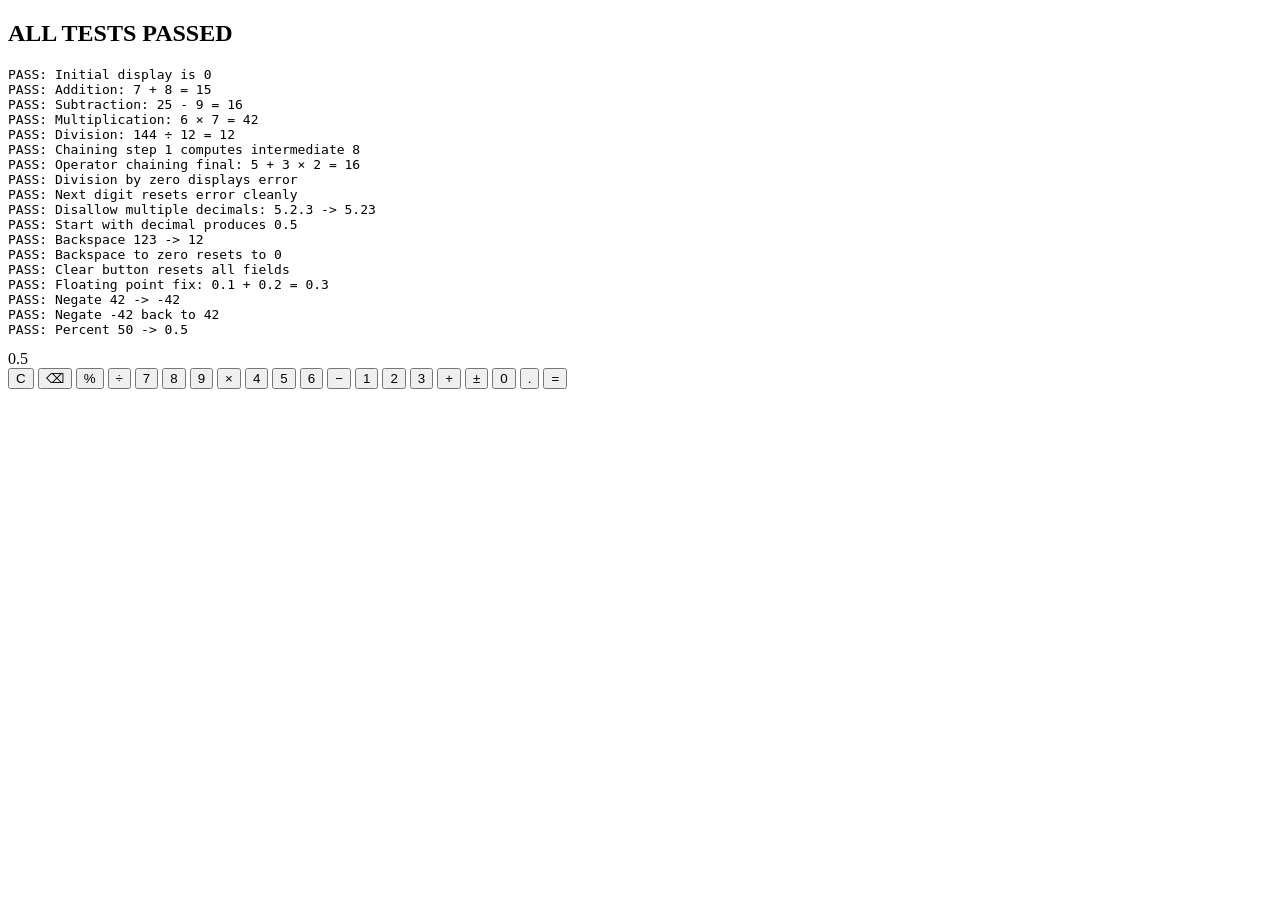
<file: WebDev-L2-Calculator/test_runner.html>
<!DOCTYPE html>
<html lang="en">
<head>
  <meta charset="UTF-8">
  <title>Calculator Automated Test Suite</title>
</head>
<body>
  <div id="test-output">Running tests...</div>

  <!-- Mock DOM elements needed by script.js / Calculator class -->
  <div id="previous-operand"></div>
  <div id="current-operand">0</div>
  <div class="display-container"></div>

  <!-- Mock keypad buttons -->
  <div class="keypad-grid">
    <button class="btn btn-function" data-action="clear">C</button>
    <button class="btn btn-function" data-action="delete">⌫</button>
    <button class="btn btn-function" data-action="percent">%</button>
    <button class="btn btn-operator" data-operator="÷">÷</button>
    <button class="btn btn-number" data-number="7">7</button>
    <button class="btn btn-number" data-number="8">8</button>
    <button class="btn btn-number" data-number="9">9</button>
    <button class="btn btn-operator" data-operator="×">×</button>
    <button class="btn btn-number" data-number="4">4</button>
    <button class="btn btn-number" data-number="5">5</button>
    <button class="btn btn-number" data-number="6">6</button>
    <button class="btn btn-operator" data-operator="−">−</button>
    <button class="btn btn-number" data-number="1">1</button>
    <button class="btn btn-number" data-number="2">2</button>
    <button class="btn btn-number" data-number="3">3</button>
    <button class="btn btn-operator" data-operator="+">+</button>
    <button class="btn btn-function" data-action="negate">±</button>
    <button class="btn btn-number" data-number="0">0</button>
    <button class="btn btn-number" data-number=".">.</button>
    <button class="btn btn-equals" data-action="equals">=</button>
  </div>

  <script src="script.js"></script>
  <script>
    window.addEventListener('DOMContentLoaded', () => {
      const prevEl = document.getElementById('previous-operand');
      const currEl = document.getElementById('current-operand');
      const dispContainer = document.querySelector('.display-container');

      const calc = new Calculator(prevEl, currEl, dispContainer);

      const results = [];
      function assert(name, condition, details = '') {
        if (condition) {
          results.push(`PASS: ${name}`);
        } else {
          results.push(`FAIL: ${name} - Details: ${details}`);
        }
      }

      // Test 1: Initial state
      calc.clear();
      calc.updateDisplay();
      assert('Initial display is 0', currEl.textContent === '0', `Got ${currEl.textContent}`);

      // Test 2: Basic Addition (7 + 8 = 15)
      calc.clear();
      calc.appendNumber('7');
      calc.chooseOperation('+');
      calc.appendNumber('8');
      calc.equals();
      calc.updateDisplay();
      assert('Addition: 7 + 8 = 15', currEl.textContent === '15', `Got ${currEl.textContent}`);

      // Test 3: Subtraction (25 - 9 = 16)
      calc.clear();
      calc.appendNumber('2');
      calc.appendNumber('5');
      calc.chooseOperation('−');
      calc.appendNumber('9');
      calc.equals();
      calc.updateDisplay();
      assert('Subtraction: 25 - 9 = 16', currEl.textContent === '16', `Got ${currEl.textContent}`);

      // Test 4: Multiplication (6 * 7 = 42)
      calc.clear();
      calc.appendNumber('6');
      calc.chooseOperation('×');
      calc.appendNumber('7');
      calc.equals();
      calc.updateDisplay();
      assert('Multiplication: 6 × 7 = 42', currEl.textContent === '42', `Got ${currEl.textContent}`);

      // Test 5: Division (144 / 12 = 12)
      calc.clear();
      calc.appendNumber('1');
      calc.appendNumber('4');
      calc.appendNumber('4');
      calc.chooseOperation('÷');
      calc.appendNumber('1');
      calc.appendNumber('2');
      calc.equals();
      calc.updateDisplay();
      assert('Division: 144 ÷ 12 = 12', currEl.textContent === '12', `Got ${currEl.textContent}`);

      // Test 6: Operator chaining (5 + 3 * 2 = 16)
      calc.clear();
      calc.appendNumber('5');
      calc.chooseOperation('+');
      calc.appendNumber('3');
      calc.chooseOperation('×'); // should compute 5 + 3 = 8
      assert('Chaining step 1 computes intermediate 8', calc.previousOperand === '8', `Got ${calc.previousOperand}`);
      calc.appendNumber('2');
      calc.equals();
      calc.updateDisplay();
      assert('Operator chaining final: 5 + 3 × 2 = 16', currEl.textContent === '16', `Got ${currEl.textContent}`);

      // Test 7: Division by zero prevention
      calc.clear();
      calc.appendNumber('9');
      calc.chooseOperation('÷');
      calc.appendNumber('0');
      calc.equals();
      calc.updateDisplay();
      assert('Division by zero displays error', calc.isError === true && currEl.textContent === 'Cannot divide by 0', `Got ${currEl.textContent}`);

      // Test 8: Reset after error on next digit
      calc.appendNumber('4');
      calc.updateDisplay();
      assert('Next digit resets error cleanly', calc.isError === false && currEl.textContent === '4', `Got ${currEl.textContent}`);

      // Test 9: Decimal point handling (prevent multiple decimals)
      calc.clear();
      calc.appendNumber('5');
      calc.appendNumber('.');
      calc.appendNumber('2');
      calc.appendNumber('.');
      calc.appendNumber('3');
      calc.updateDisplay();
      assert('Disallow multiple decimals: 5.2.3 -> 5.23', currEl.textContent === '5.23', `Got ${currEl.textContent}`);

      // Test 10: Starting with decimal point
      calc.clear();
      calc.appendNumber('.');
      calc.appendNumber('5');
      calc.updateDisplay();
      assert('Start with decimal produces 0.5', currEl.textContent === '0.5', `Got ${currEl.textContent}`);

      // Test 11: Backspace / Delete
      calc.clear();
      calc.appendNumber('1');
      calc.appendNumber('2');
      calc.appendNumber('3');
      calc.delete();
      calc.updateDisplay();
      assert('Backspace 123 -> 12', currEl.textContent === '12', `Got ${currEl.textContent}`);
      calc.delete();
      calc.delete();
      calc.updateDisplay();
      assert('Backspace to zero resets to 0', currEl.textContent === '0', `Got ${currEl.textContent}`);

      // Test 12: Clear (C) button
      calc.appendNumber('9');
      calc.appendNumber('9');
      calc.chooseOperation('+');
      calc.clear();
      calc.updateDisplay();
      assert('Clear button resets all fields', currEl.textContent === '0' && prevEl.textContent === '' && calc.operation === null, `curr: ${currEl.textContent}, prev: ${prevEl.textContent}`);

      // Test 13: Floating-point precision (0.1 + 0.2 = 0.3)
      calc.clear();
      calc.appendNumber('0');
      calc.appendNumber('.');
      calc.appendNumber('1');
      calc.chooseOperation('+');
      calc.appendNumber('0');
      calc.appendNumber('.');
      calc.appendNumber('2');
      calc.equals();
      calc.updateDisplay();
      assert('Floating point fix: 0.1 + 0.2 = 0.3', currEl.textContent === '0.3', `Got ${currEl.textContent}`);

      // Test 14: Negate (±)
      calc.clear();
      calc.appendNumber('4');
      calc.appendNumber('2');
      calc.negate();
      calc.updateDisplay();
      assert('Negate 42 -> -42', currEl.textContent === '-42', `Got ${currEl.textContent}`);
      calc.negate();
      calc.updateDisplay();
      assert('Negate -42 back to 42', currEl.textContent === '42', `Got ${currEl.textContent}`);

      // Test 15: Percent (%)
      calc.clear();
      calc.appendNumber('5');
      calc.appendNumber('0');
      calc.percent();
      calc.updateDisplay();
      assert('Percent 50 -> 0.5', currEl.textContent === '0.5', `Got ${currEl.textContent}`);

      // Render results
      const allPassed = results.every(r => r.startsWith('PASS'));
      const outputDiv = document.getElementById('test-output');
      outputDiv.innerHTML = `<h2>${allPassed ? 'ALL TESTS PASSED' : 'SOME TESTS FAILED'}</h2><pre>${results.join('\n')}</pre>`;
      document.title = allPassed ? 'ALL_TESTS_PASSED' : 'TESTS_FAILED';
    });
  </script>
</body>
</html>
</file>
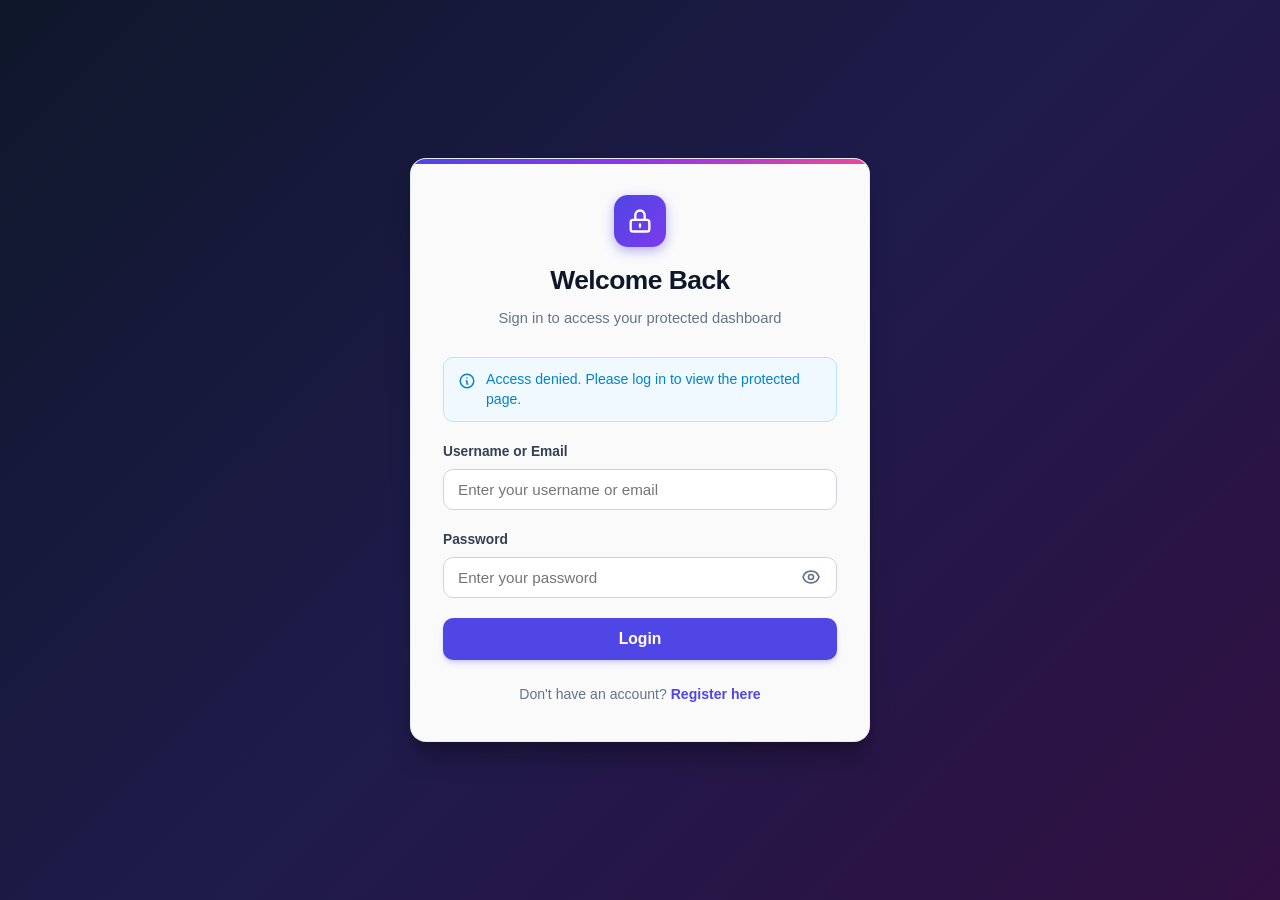
<file: WebDev-L2-Login Authentication System/dashboard.html>
<!DOCTYPE html>
<html lang="en">
<head>
  <meta charset="UTF-8">
  <meta name="viewport" content="width=device-width, initial-scale=1.0">
  <title>Dashboard - Protected Area</title>
  <link rel="stylesheet" href="css/styles.css">
  <!-- Immediate Guard: Prevent content flashing if accessed without a valid session -->
  <script>
    (function () {
      try {
        var rawSession = localStorage.getItem('auth_system_session') || sessionStorage.getItem('auth_system_session');
        if (!rawSession) {
          var target = encodeURIComponent(window.location.pathname.split('/').pop() || 'dashboard.html');
          window.location.replace('login.html?unauthorized=true&redirect=' + target);
        }
      } catch (e) {
        window.location.replace('login.html?unauthorized=true');
      }
    })();
  </script>
</head>
<body>
  <main class="dashboard-container">
    <div class="dashboard-card">
      <!-- Dashboard Navigation Bar -->
      <nav class="dashboard-nav">
        <div class="dashboard-brand">
          <div class="auth-logo" style="width: 36px; height: 36px; border-radius: 8px; margin-bottom: 0;">
            <svg style="width: 20px; height: 20px;" fill="none" viewBox="0 0 24 24" stroke="currentColor">
              <path stroke-linecap="round" stroke-linejoin="round" stroke-width="2" d="M9 12l2 2 4-4m5.618-4.016A11.955 11.955 0 0112 2.944a11.955 11.955 0 01-8.618 3.04A12.02 12.02 0 003 9c0 5.591 3.824 10.29 9 11.622 5.176-1.332 9-6.03 9-11.622 0-1.042-.133-2.052-.382-3.016z" />
            </svg>
          </div>
          <span>Secure Dashboard</span>
          <span class="badge-auth">Authenticated</span>
        </div>

        <button type="button" id="logoutBtn" class="btn-danger" aria-label="Log out of application">
          <svg width="16" height="16" fill="none" viewBox="0 0 24 24" stroke="currentColor">
            <path stroke-linecap="round" stroke-linejoin="round" stroke-width="2" d="M17 16l4-4m0 0l-4-4m4 4H7m6 4v1a3 3 0 01-3 3H6a3 3 0 01-3-3V7a3 3 0 013-3h4a3 3 0 013 3v1" />
          </svg>
          <span>Log Out</span>
        </button>
      </nav>

      <!-- Dashboard Content Body -->
      <div class="dashboard-body">
        <section class="welcome-banner">
          <h1>Welcome, <span id="welcomeUsername">User</span>!</h1>
          <p>You have successfully authenticated. This is a protected page accessible only with an active session.</p>
        </section>

        <!-- User Information Cards -->
        <div class="info-grid">
          <div class="info-card">
            <div class="info-card-label">Username</div>
            <div id="cardUsername" class="info-card-value">-</div>
          </div>

          <div class="info-card">
            <div class="info-card-label">Email Address</div>
            <div id="cardEmail" class="info-card-value">-</div>
          </div>

          <div class="info-card">
            <div class="info-card-label">User ID</div>
            <div id="cardUserId" class="info-card-value mono">-</div>
          </div>

          <div class="info-card">
            <div class="info-card-label">Registration Date</div>
            <div id="cardRegisteredAt" class="info-card-value">-</div>
          </div>

          <div class="info-card">
            <div class="info-card-label">Session Login Time</div>
            <div id="cardLoginAt" class="info-card-value">-</div>
          </div>

          <div class="info-card">
            <div class="info-card-label">Session Status</div>
            <div class="info-card-value" style="color: var(--success); display: flex; align-items: center; gap: 6px;">
              <span style="width: 8px; height: 8px; border-radius: 50%; background: var(--success); display: inline-block;"></span>
              Active Session
            </div>
          </div>
        </div>

        <!-- Security & System Architecture Details -->
        <section class="security-section">
          <h3>
            <svg width="18" height="18" fill="none" viewBox="0 0 24 24" stroke="currentColor">
              <path stroke-linecap="round" stroke-linejoin="round" stroke-width="2" d="M12 15v2m-6 4h12a2 2 0 002-2v-6a2 2 0 00-2-2H6a2 2 0 00-2 2v6a2 2 0 002 2zm10-10V7a4 4 0 00-8 0v4h8z" />
            </svg>
            Security & Implementation Verification
          </h3>
          <p>
            This authentication system uses the native <strong>Web Crypto API</strong> to securely hash passwords with a unique 16-byte cryptographic salt (SHA-256) prior to storage. Plain-text passwords are never stored. Session states are guarded at runtime: directly accessing this URL without a valid session automatically triggers an immediate redirection to the login portal.
          </p>
        </section>

        <div class="dashboard-actions">
          <button type="button" id="footerLogoutBtn" class="btn-secondary">
            <span>Sign Out</span>
          </button>
        </div>
      </div>
    </div>
  </main>

  <script src="js/crypto.js"></script>
  <script src="js/storage.js"></script>
  <script src="js/auth.js"></script>
  <script src="js/dashboard.js"></script>
</body>
</html>
</file>
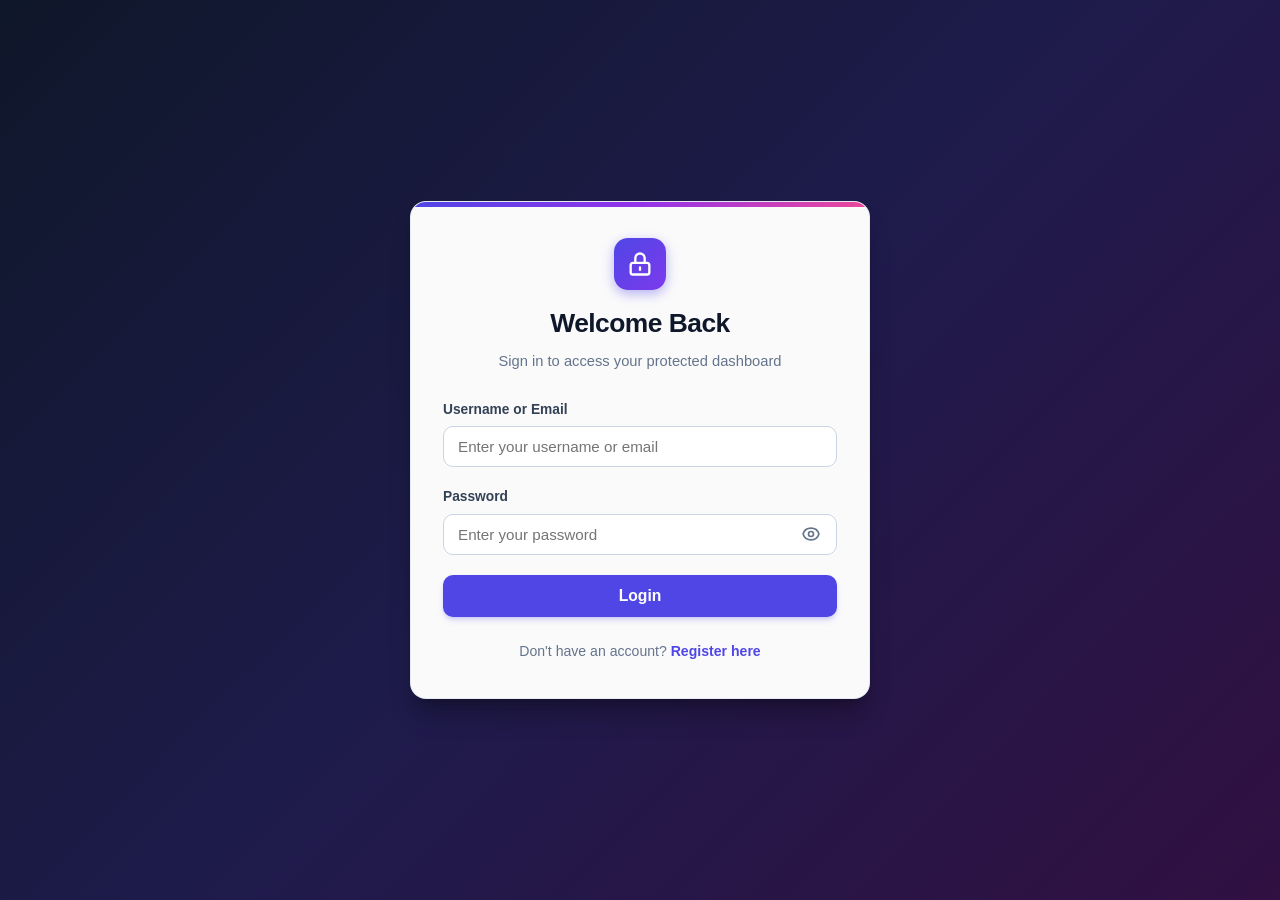
<file: WebDev-L2-Login Authentication System/login.html>
<!DOCTYPE html>
<html lang="en">
<head>
  <meta charset="UTF-8">
  <meta name="viewport" content="width=device-width, initial-scale=1.0">
  <title>Login - Authentication System</title>
  <link rel="stylesheet" href="css/styles.css">
</head>
<body>
  <main class="auth-container">
    <div class="auth-card">
      <header class="auth-header">
        <div class="auth-logo" aria-hidden="true">
          <svg fill="none" viewBox="0 0 24 24" stroke="currentColor">
            <path stroke-linecap="round" stroke-linejoin="round" stroke-width="2" d="M12 15v2m-6 4h12a2 2 0 002-2v-6a2 2 0 00-2-2H6a2 2 0 00-2 2v6a2 2 0 002 2zm10-10V7a4 4 0 00-8 0v4h8z" />
          </svg>
        </div>
        <h1 class="auth-title">Welcome Back</h1>
        <p class="auth-subtitle">Sign in to access your protected dashboard</p>
      </header>

      <!-- Alert Notification Banner for credential errors or redirect notices -->
      <div id="alertBox" class="alert-box" role="alert" aria-live="polite">
        <svg class="alert-icon" fill="none" viewBox="0 0 24 24" stroke="currentColor">
          <path id="alertIconPath" stroke-linecap="round" stroke-linejoin="round" stroke-width="2" d="M12 8v4m0 4h.01M21 12a9 9 0 11-18 0 9 9 0 0118 0z" />
        </svg>
        <span id="alertMessage" class="alert-content"></span>
      </div>

      <!-- Login Form -->
      <form id="loginForm" novalidate>
        <!-- Username or Email Field -->
        <div class="form-group">
          <label for="identifierInput" class="form-label">Username or Email</label>
          <div class="input-wrapper">
            <input 
              type="text" 
              id="identifierInput" 
              name="identifier" 
              class="form-input" 
              placeholder="Enter your username or email" 
              autocomplete="username"
              required
            >
          </div>
          <p id="identifierError" class="field-error-msg"></p>
        </div>

        <!-- Password Field -->
        <div class="form-group">
          <label for="passwordInput" class="form-label">Password</label>
          <div class="input-wrapper">
            <input 
              type="password" 
              id="passwordInput" 
              name="password" 
              class="form-input has-icon-end" 
              placeholder="Enter your password" 
              autocomplete="current-password"
              required
            >
            <button type="button" class="toggle-password-btn" id="togglePasswordBtn" aria-label="Toggle password visibility">
              <svg width="20" height="20" fill="none" viewBox="0 0 24 24" stroke="currentColor">
                <path stroke-linecap="round" stroke-linejoin="round" stroke-width="2" d="M15 12a3 3 0 11-6 0 3 3 0 016 0z" />
                <path stroke-linecap="round" stroke-linejoin="round" stroke-width="2" d="M2.458 12C3.732 7.943 7.523 5 12 5c4.478 0 8.268 2.943 9.542 7-1.274 4.057-5.064 7-9.542 7-4.477 0-8.268-2.943-9.542-7z" />
              </svg>
            </button>
          </div>
          <p id="passwordError" class="field-error-msg"></p>
        </div>

        <!-- Submit Button -->
        <button type="submit" id="loginBtn" class="btn-primary">
          <span>Login</span>
        </button>
      </form>

      <footer class="auth-footer">
        Don't have an account? <a href="register.html">Register here</a>
      </footer>
    </div>
  </main>

  <script src="js/crypto.js"></script>
  <script src="js/storage.js"></script>
  <script src="js/auth.js"></script>
  <script src="js/login.js"></script>
</body>
</html>
</file>
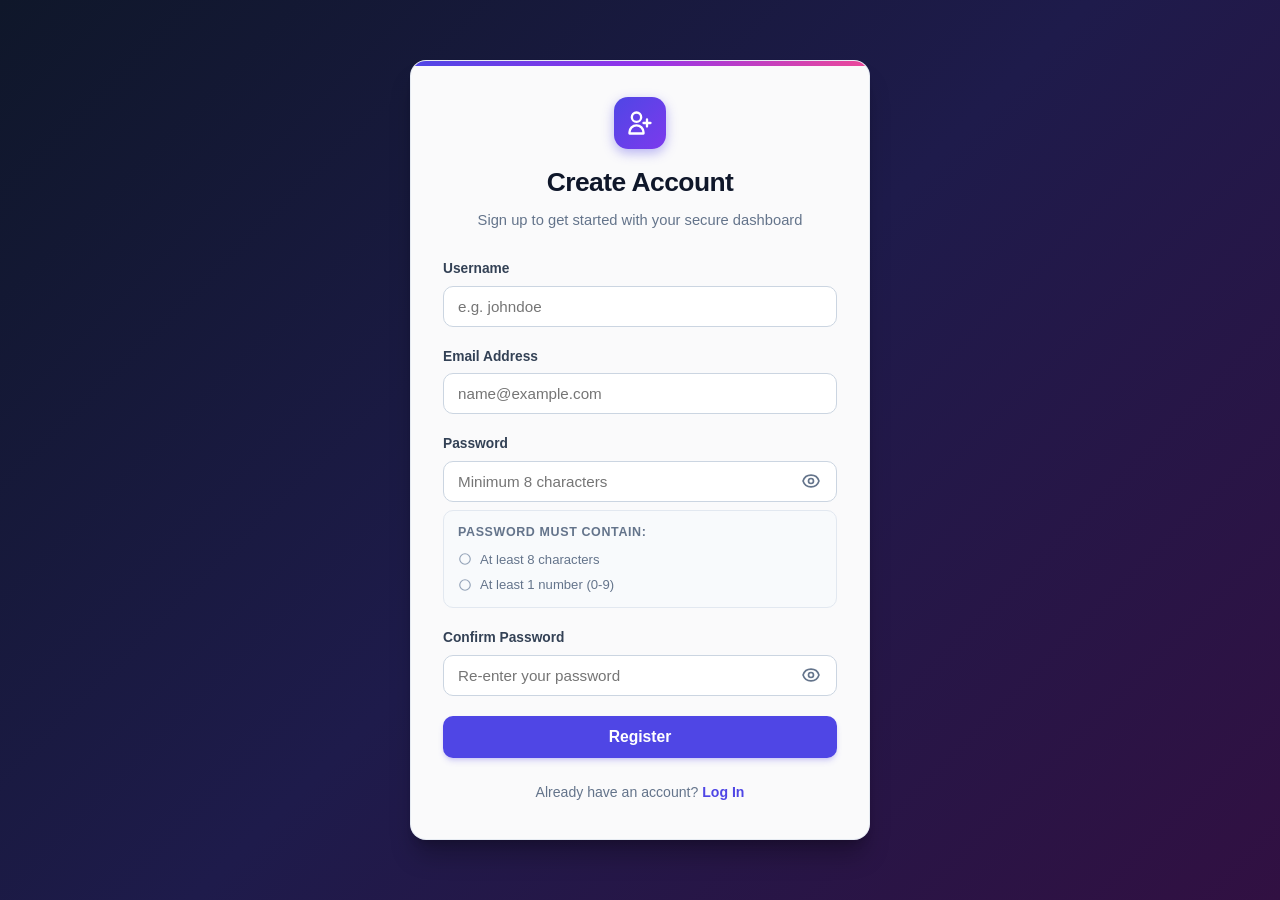
<file: WebDev-L2-Login Authentication System/register.html>
<!DOCTYPE html>
<html lang="en">
<head>
  <meta charset="UTF-8">
  <meta name="viewport" content="width=device-width, initial-scale=1.0">
  <title>Register - Authentication System</title>
  <link rel="stylesheet" href="css/styles.css">
</head>
<body>
  <main class="auth-container">
    <div class="auth-card">
      <header class="auth-header">
        <div class="auth-logo" aria-hidden="true">
          <svg fill="none" viewBox="0 0 24 24" stroke="currentColor">
            <path stroke-linecap="round" stroke-linejoin="round" stroke-width="2" d="M18 9v3m0 0v3m0-3h3m-3 0h-3m-2-5a4 4 0 11-8 0 4 4 0 018 0zM3 20a6 6 0 0112 0v1H3v-1z" />
          </svg>
        </div>
        <h1 class="auth-title">Create Account</h1>
        <p class="auth-subtitle">Sign up to get started with your secure dashboard</p>
      </header>

      <!-- Alert Notification Banner -->
      <div id="alertBox" class="alert-box" role="alert" aria-live="polite">
        <svg class="alert-icon" fill="none" viewBox="0 0 24 24" stroke="currentColor">
          <path id="alertIconPath" stroke-linecap="round" stroke-linejoin="round" stroke-width="2" d="M12 8v4m0 4h.01M21 12a9 9 0 11-18 0 9 9 0 0118 0z" />
        </svg>
        <span id="alertMessage" class="alert-content"></span>
      </div>

      <!-- Registration Form -->
      <form id="registerForm" novalidate>
        <!-- Username Field -->
        <div class="form-group">
          <label for="usernameInput" class="form-label">Username</label>
          <div class="input-wrapper">
            <input 
              type="text" 
              id="usernameInput" 
              name="username" 
              class="form-input" 
              placeholder="e.g. johndoe" 
              autocomplete="username"
              required
            >
          </div>
          <p id="usernameError" class="field-error-msg"></p>
        </div>

        <!-- Email Field -->
        <div class="form-group">
          <label for="emailInput" class="form-label">Email Address</label>
          <div class="input-wrapper">
            <input 
              type="email" 
              id="emailInput" 
              name="email" 
              class="form-input" 
              placeholder="name@example.com" 
              autocomplete="email"
              required
            >
          </div>
          <p id="emailError" class="field-error-msg"></p>
        </div>

        <!-- Password Field -->
        <div class="form-group">
          <label for="passwordInput" class="form-label">Password</label>
          <div class="input-wrapper">
            <input 
              type="password" 
              id="passwordInput" 
              name="password" 
              class="form-input has-icon-end" 
              placeholder="Minimum 8 characters" 
              autocomplete="new-password"
              required
            >
            <button type="button" class="toggle-password-btn" id="togglePasswordBtn" aria-label="Toggle password visibility">
              <svg width="20" height="20" fill="none" viewBox="0 0 24 24" stroke="currentColor">
                <path stroke-linecap="round" stroke-linejoin="round" stroke-width="2" d="M15 12a3 3 0 11-6 0 3 3 0 016 0z" />
                <path stroke-linecap="round" stroke-linejoin="round" stroke-width="2" d="M2.458 12C3.732 7.943 7.523 5 12 5c4.478 0 8.268 2.943 9.542 7-1.274 4.057-5.064 7-9.542 7-4.477 0-8.268-2.943-9.542-7z" />
              </svg>
            </button>
          </div>
          <p id="passwordError" class="field-error-msg"></p>

          <!-- Real-time Password Requirements Checklist -->
          <div class="password-requirements" aria-label="Password requirements">
            <div class="requirements-title">Password must contain:</div>
            <div id="ruleMinLength" class="requirement-item">
              <svg fill="none" viewBox="0 0 24 24" stroke="currentColor">
                <circle cx="12" cy="12" r="9" stroke-width="2" />
              </svg>
              <span>At least 8 characters</span>
            </div>
            <div id="ruleNumber" class="requirement-item">
              <svg fill="none" viewBox="0 0 24 24" stroke="currentColor">
                <circle cx="12" cy="12" r="9" stroke-width="2" />
              </svg>
              <span>At least 1 number (0-9)</span>
            </div>
          </div>
        </div>

        <!-- Confirm Password Field -->
        <div class="form-group">
          <label for="confirmPasswordInput" class="form-label">Confirm Password</label>
          <div class="input-wrapper">
            <input 
              type="password" 
              id="confirmPasswordInput" 
              name="confirmPassword" 
              class="form-input has-icon-end" 
              placeholder="Re-enter your password" 
              autocomplete="new-password"
              required
            >
            <button type="button" class="toggle-password-btn" id="toggleConfirmPasswordBtn" aria-label="Toggle confirm password visibility">
              <svg width="20" height="20" fill="none" viewBox="0 0 24 24" stroke="currentColor">
                <path stroke-linecap="round" stroke-linejoin="round" stroke-width="2" d="M15 12a3 3 0 11-6 0 3 3 0 016 0z" />
                <path stroke-linecap="round" stroke-linejoin="round" stroke-width="2" d="M2.458 12C3.732 7.943 7.523 5 12 5c4.478 0 8.268 2.943 9.542 7-1.274 4.057-5.064 7-9.542 7-4.477 0-8.268-2.943-9.542-7z" />
              </svg>
            </button>
          </div>
          <p id="confirmPasswordError" class="field-error-msg"></p>
        </div>

        <!-- Submit Button -->
        <button type="submit" id="registerBtn" class="btn-primary">
          <span>Register</span>
        </button>
      </form>

      <footer class="auth-footer">
        Already have an account? <a href="login.html">Log In</a>
      </footer>
    </div>
  </main>

  <script src="js/crypto.js"></script>
  <script src="js/storage.js"></script>
  <script src="js/auth.js"></script>
  <script src="js/register.js"></script>
</body>
</html>
</file>
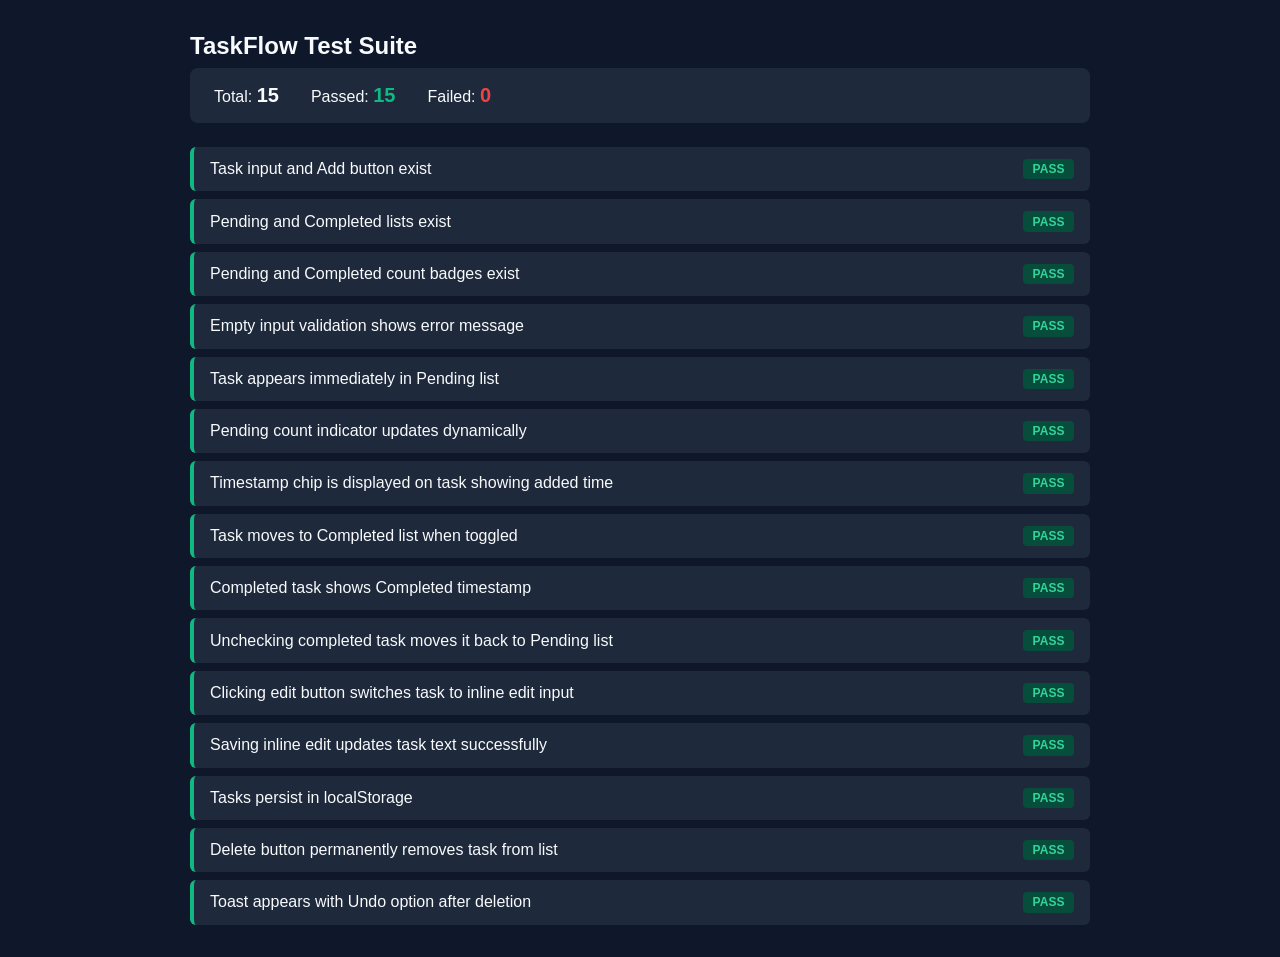
<file: WebDev-L2-To-Do Web App/test_runner.html>
<!DOCTYPE html>
<html lang="en">
<head>
  <meta charset="UTF-8">
  <title>TaskFlow · Automated Test Suite</title>
  <style>
    body {
      font-family: -apple-system, BlinkMacSystemFont, 'Segoe UI', Roboto, sans-serif;
      max-width: 900px;
      margin: 2rem auto;
      padding: 0 1rem;
      background: #0f172a;
      color: #f8fafc;
    }
    h1 { font-size: 1.5rem; margin-bottom: 0.5rem; }
    .summary-card {
      background: #1e293b;
      padding: 1rem 1.5rem;
      border-radius: 8px;
      margin-bottom: 1.5rem;
      display: flex;
      gap: 2rem;
    }
    .metric { font-size: 1.25rem; font-weight: bold; }
    .metric.pass { color: #10b981; }
    .metric.fail { color: #ef4444; }
    .test-case {
      background: #1e293b;
      padding: 0.75rem 1rem;
      border-radius: 6px;
      margin-bottom: 0.5rem;
      display: flex;
      align-items: center;
      justify-content: space-between;
      border-left: 4px solid #64748b;
    }
    .test-case.pass { border-left-color: #10b981; }
    .test-case.fail { border-left-color: #ef4444; }
    .status-badge {
      font-size: 0.75rem;
      font-weight: bold;
      padding: 0.2rem 0.6rem;
      border-radius: 4px;
      text-transform: uppercase;
    }
    .pass .status-badge { background: #064e3b; color: #34d399; }
    .fail .status-badge { background: #7f1d1d; color: #f87171; }
    #sandbox { display: none; }
  </style>
</head>
<body>
  <h1>TaskFlow Test Suite</h1>
  <div class="summary-card">
    <div>Total: <span id="total-count" class="metric">0</span></div>
    <div>Passed: <span id="pass-count" class="metric pass">0</span></div>
    <div>Failed: <span id="fail-count" class="metric fail">0</span></div>
  </div>
  <div id="results"></div>

  <!-- Hidden iframe sandbox to test the live app without polluting current scope -->
  <iframe id="sandbox" src="index.html"></iframe>

  <script>
    const iframe = document.getElementById('sandbox');
    const resultsContainer = document.getElementById('results');
    let total = 0;
    let passed = 0;
    let failed = 0;

    function assert(description, condition, extraInfo = '') {
      total++;
      const div = document.createElement('div');
      div.className = 'test-case ' + (condition ? 'pass' : 'fail');
      div.innerHTML = `
        <span>${description} ${extraInfo ? '<small style="color:#94a3b8">(' + extraInfo + ')</small>' : ''}</span>
        <span class="status-badge">${condition ? 'PASS' : 'FAIL'}</span>
      `;
      resultsContainer.appendChild(div);
      if (condition) passed++; else failed++;
      document.getElementById('total-count').textContent = total;
      document.getElementById('pass-count').textContent = passed;
      document.getElementById('fail-count').textContent = failed;
    }

    iframe.onload = () => {
      const win = iframe.contentWindow;
      const doc = iframe.contentDocument;

      setTimeout(() => {
        try {
          // Test 1: DOM Elements Rendered
          assert('Task input and Add button exist', 
            doc.getElementById('task-input') !== null && doc.getElementById('add-task-btn') !== null);

          assert('Pending and Completed lists exist', 
            doc.getElementById('pending-list') !== null && doc.getElementById('completed-list') !== null);

          assert('Pending and Completed count badges exist', 
            doc.getElementById('pending-count-badge') !== null && doc.getElementById('completed-count-badge') !== null);

          // Clear localStorage for deterministic tests
          win.localStorage.clear();
          
          // Trigger task add through DOM
          const input = doc.getElementById('task-input');
          const form = doc.getElementById('task-form');

          // Test 2: Validation of Empty Input
          input.value = '   ';
          form.dispatchEvent(new win.Event('submit', { bubbles: true, cancelable: true }));
          const feedback = doc.getElementById('form-feedback');
          assert('Empty input validation shows error message', 
            !feedback.classList.contains('hidden') && feedback.textContent.includes('cannot be blank'));

          // Test 3: Add Task Functionality
          input.value = 'Complete code review for Sprint 4';
          form.dispatchEvent(new win.Event('submit', { bubbles: true, cancelable: true }));

          const pendingList = doc.getElementById('pending-list');
          const firstTask = pendingList.querySelector('.task-item');
          assert('Task appears immediately in Pending list', 
            firstTask !== null && firstTask.textContent.includes('Complete code review for Sprint 4'));

          const pendingBadge = doc.getElementById('pending-count-badge');
          assert('Pending count indicator updates dynamically', 
            pendingBadge.textContent.includes('pending'));

          // Test 4: Timestamp Chip exists
          const timestampChip = firstTask.querySelector('.timestamp-chip');
          assert('Timestamp chip is displayed on task showing added time', 
            timestampChip !== null && timestampChip.textContent.includes('Added:'));

          // Test 5: Mark Complete Toggle
          const toggleBtn = firstTask.querySelector('[data-action="toggle"]');
          const taskId = toggleBtn.dataset.id;
          toggleBtn.click();

          const completedList = doc.getElementById('completed-list');
          const completedTask = completedList.querySelector(`[data-task-id="${taskId}"]`);
          assert('Task moves to Completed list when toggled', 
            completedTask !== null);

          const completedChip = completedTask.querySelector('.completed-chip');
          assert('Completed task shows Completed timestamp', 
            completedChip !== null && completedChip.textContent.includes('Completed:'));

          // Test 6: Uncheck Moves Back to Pending
          const completedToggleBtn = completedTask.querySelector('[data-action="toggle"]');
          completedToggleBtn.click();
          const restoredTask = pendingList.querySelector(`[data-task-id="${taskId}"]`);
          assert('Unchecking completed task moves it back to Pending list', 
            restoredTask !== null);

          // Test 7: Inline Edit Mode
          const editBtn = restoredTask.querySelector('.edit-btn');
          editBtn.click();
          const editInput = doc.getElementById(`edit-input-${taskId}`);
          assert('Clicking edit button switches task to inline edit input', 
            editInput !== null && editInput.value === 'Complete code review for Sprint 4');

          // Edit text and save
          editInput.value = 'Updated Task Description via Inline Edit';
          const saveBtn = doc.querySelector(`.save-edit-btn[data-id="${taskId}"]`);
          saveBtn.click();
          const updatedTask = pendingList.querySelector(`[data-task-id="${taskId}"]`);
          assert('Saving inline edit updates task text successfully', 
            updatedTask !== null && updatedTask.textContent.includes('Updated Task Description via Inline Edit'));

          // Test 8: LocalStorage Persistence
          const storedData = win.localStorage.getItem('taskflow_tasks_v1');
          assert('Tasks persist in localStorage', 
            storedData !== null && storedData.includes('Updated Task Description via Inline Edit'));

          // Test 9: Delete Task & Undo
          const deleteBtn = updatedTask.querySelector('.delete-btn');
          deleteBtn.click();
          
          setTimeout(() => {
            const taskAfterDelete = pendingList.querySelector(`[data-task-id="${taskId}"]`);
            assert('Delete button permanently removes task from list', 
              taskAfterDelete === null);

            const toastAction = doc.getElementById('toast-action');
            assert('Toast appears with Undo option after deletion', 
              !toastAction.classList.contains('hidden'));

            // Delete remaining pending tasks to test empty state
            const allDeleteBtns = Array.from(pendingList.querySelectorAll('.delete-btn'));
            allDeleteBtns.forEach(btn => btn.click());

            setTimeout(() => {
              // Test 10: Empty State
              const pendingEmpty = doc.getElementById('pending-empty');
              assert('Empty state displays friendly message when pending list has 0 items', 
                !pendingEmpty.classList.contains('hidden'));

              console.log(`Test run complete: ${passed}/${total} passed`);
              window.__TEST_RESULTS__ = { total, passed, failed };
            }, 500);
          }, 350);

        } catch (err) {
          assert('Test suite execution without unhandled exception', false, err.message);
          console.error(err);
        }
      }, 500);
    };
  </script>
</body>
</html>
</file>
<file: WebDev-L1-temperature converter/style.css>
/* ==========================================================================
   ThermoShift · Modern Interactive Temperature Converter
   Vanilla CSS3 Styling with Dark Theme & High Contrast Accessibility
   ========================================================================== */

:root {
  /* Color Palette */
  --bg-primary: #0a0d14;
  --bg-secondary: #111726;
  --card-bg: rgba(19, 26, 43, 0.85);
  --card-border: rgba(255, 255, 255, 0.08);
  --card-border-hover: rgba(56, 189, 248, 0.3);
  
  --text-primary: #f8fafc;
  --text-secondary: #94a3b8;
  --text-muted: #64748b;

  --accent-cyan: #06b6d4;
  --accent-blue: #3b82f6;
  --accent-indigo: #6366f1;
  --accent-emerald: #10b981;
  --accent-amber: #f59e0b;
  --accent-rose: #f43f5e;
  --accent-crimson: #ef4444;

  --primary-gradient: linear-gradient(135deg, #0284c7 0%, #2563eb 50%, #4f46e5 100%);
  --primary-gradient-hover: linear-gradient(135deg, #0ea5e9 0%, #3b82f6 50%, #6366f1 100%);
  
  --celsius-accent: #0ea5e9;
  --fahrenheit-accent: #f59e0b;
  --kelvin-accent: #a855f7;

  /* Typography */
  --font-sans: 'Plus Jakarta Sans', system-ui, -apple-system, BlinkMacSystemFont, 'Segoe UI', Roboto, sans-serif;
  --font-mono: 'JetBrains Mono', 'Fira Code', Consolas, monospace;

  /* Shadows & Elevation */
  --shadow-subtle: 0 4px 6px -1px rgba(0, 0, 0, 0.2), 0 2px 4px -2px rgba(0, 0, 0, 0.2);
  --shadow-card: 0 20px 40px -15px rgba(0, 0, 0, 0.5), 0 0 0 1px rgba(255, 255, 255, 0.06);
  --shadow-glow: 0 0 25px rgba(14, 165, 233, 0.25);

  /* Transitions */
  --transition-fast: 0.15s cubic-bezier(0.4, 0, 0.2, 1);
  --transition-normal: 0.25s cubic-bezier(0.4, 0, 0.2, 1);
}

/* Reset & Box Sizing */
*, *::before, *::after {
  box-sizing: border-box;
  margin: 0;
  padding: 0;
}

html, body {
  min-height: 100%;
  font-family: var(--font-sans);
  background: var(--bg-primary);
  background-image: 
    radial-gradient(at 0% 0%, rgba(14, 165, 233, 0.12) 0px, transparent 50%),
    radial-gradient(at 100% 0%, rgba(99, 102, 241, 0.12) 0px, transparent 50%),
    radial-gradient(at 50% 100%, rgba(16, 185, 129, 0.08) 0px, transparent 50%),
    linear-gradient(180deg, #090d16 0%, #0d1322 100%);
  color: var(--text-primary);
  line-height: 1.5;
  -webkit-font-smoothing: antialiased;
}

/* Centered Page Layout */
.page-container {
  min-height: 100vh;
  display: flex;
  align-items: center;
  justify-content: center;
  padding: 2.5rem 1.25rem;
}

/* Master Converter Card */
.converter-card {
  width: 100%;
  max-width: 680px;
  background: var(--card-bg);
  backdrop-filter: blur(16px);
  -webkit-backdrop-filter: blur(16px);
  border: 1px solid var(--card-border);
  border-radius: 24px;
  padding: 2.5rem;
  box-shadow: var(--shadow-card);
  position: relative;
  overflow: hidden;
  transition: border-color var(--transition-normal);
}

.converter-card::before {
  content: '';
  position: absolute;
  top: 0;
  left: 0;
  right: 0;
  height: 3px;
  background: linear-gradient(90deg, #0ea5e9, #6366f1, #f59e0b, #ec4899);
}

/* Header */
.card-header {
  text-align: center;
  margin-bottom: 2rem;
}

.brand-badge {
  display: inline-flex;
  align-items: center;
  gap: 0.5rem;
  padding: 0.35rem 0.85rem;
  background: rgba(14, 165, 233, 0.12);
  border: 1px solid rgba(14, 165, 233, 0.28);
  border-radius: 100px;
  font-size: 0.8125rem;
  font-weight: 600;
  color: #38bdf8;
  margin-bottom: 1rem;
}

.badge-icon {
  width: 15px;
  height: 15px;
}

.card-title {
  font-size: 2rem;
  font-weight: 800;
  letter-spacing: -0.025em;
  background: linear-gradient(135deg, #ffffff 30%, #94a3b8 100%);
  -webkit-background-clip: text;
  -webkit-text-fill-color: transparent;
  margin-bottom: 0.5rem;
}

.card-subtitle {
  font-size: 0.9375rem;
  color: var(--text-secondary);
  max-width: 520px;
  margin: 0 auto;
}

/* Form Groups & Labels */
.converter-form {
  display: flex;
  flex-direction: column;
  gap: 1.5rem;
}

.form-group {
  border: none;
  display: flex;
  flex-direction: column;
  gap: 0.5rem;
}

.label-row {
  display: flex;
  justify-content: space-between;
  align-items: center;
}

.form-label {
  font-size: 0.875rem;
  font-weight: 600;
  color: var(--text-secondary);
  text-transform: uppercase;
  letter-spacing: 0.05em;
}

.required-indicator {
  color: var(--accent-rose);
  margin-left: 2px;
}

.text-button {
  background: none;
  border: none;
  color: var(--text-muted);
  font-size: 0.8125rem;
  font-weight: 500;
  cursor: pointer;
  display: inline-flex;
  align-items: center;
  gap: 0.3rem;
  padding: 0.2rem 0.4rem;
  border-radius: 6px;
  transition: color var(--transition-fast), background-color var(--transition-fast);
}

.text-button:hover {
  color: #e2e8f0;
  background: rgba(255, 255, 255, 0.06);
}

/* Input Field Styling */
.input-wrapper {
  position: relative;
  display: flex;
  align-items: center;
  background: rgba(10, 14, 26, 0.7);
  border: 1.5px solid rgba(255, 255, 255, 0.12);
  border-radius: 14px;
  transition: all var(--transition-fast);
}

.input-wrapper:focus-within {
  border-color: #38bdf8;
  box-shadow: 0 0 0 4px rgba(56, 189, 248, 0.15);
}

.input-wrapper.is-invalid {
  border-color: var(--accent-crimson) !important;
  box-shadow: 0 0 0 4px rgba(239, 68, 68, 0.18) !important;
}

.input-wrapper.is-warning {
  border-color: var(--accent-amber) !important;
  box-shadow: 0 0 0 4px rgba(245, 158, 11, 0.18) !important;
}

.input-icon-left {
  position: absolute;
  left: 1.1rem;
  display: flex;
  align-items: center;
  color: var(--text-muted);
  pointer-events: none;
}

.styled-input {
  width: 100%;
  background: transparent;
  border: none;
  outline: none;
  padding: 1rem 4rem 1rem 3.25rem;
  font-family: var(--font-mono);
  font-size: 1.5rem;
  font-weight: 600;
  color: #ffffff;
}

.styled-input::placeholder {
  color: #475569;
  font-size: 1.125rem;
  font-family: var(--font-sans);
  font-weight: 400;
}

.input-unit-tag {
  position: absolute;
  right: 1rem;
  background: rgba(255, 255, 255, 0.08);
  border: 1px solid rgba(255, 255, 255, 0.12);
  padding: 0.25rem 0.7rem;
  border-radius: 8px;
  font-family: var(--font-mono);
  font-size: 1rem;
  font-weight: 700;
  color: #38bdf8;
  pointer-events: none;
}

/* Feedback Messages */
.feedback-msg {
  min-height: 1.25rem;
  font-size: 0.84rem;
  font-weight: 500;
  display: flex;
  align-items: center;
  gap: 0.4rem;
  transition: all var(--transition-fast);
}

.feedback-msg.error {
  color: #f87171;
}

.feedback-msg.valid {
  color: #34d399;
}

/* Unit Selector Radio Cards */
.unit-selector-grid {
  display: grid;
  grid-template-columns: repeat(3, 1fr);
  gap: 0.75rem;
}

.unit-card {
  position: relative;
  display: flex;
  flex-direction: column;
  align-items: flex-start;
  padding: 1rem;
  background: rgba(15, 23, 42, 0.6);
  border: 1.5px solid rgba(255, 255, 255, 0.08);
  border-radius: 14px;
  cursor: pointer;
  transition: all var(--transition-fast);
  user-select: none;
}

.unit-card input[type="radio"] {
  position: absolute;
  opacity: 0;
  pointer-events: none;
}

.unit-card:hover {
  background: rgba(30, 41, 59, 0.7);
  border-color: rgba(255, 255, 255, 0.2);
  transform: translateY(-1px);
}

.unit-card.active {
  background: rgba(14, 165, 233, 0.12);
  border-color: #0ea5e9;
  box-shadow: 0 0 16px rgba(14, 165, 233, 0.2);
}

.unit-card.active .unit-symbol {
  color: #38bdf8;
  transform: scale(1.05);
}

.unit-card.active[data-unit="F"] {
  background: rgba(245, 158, 11, 0.12);
  border-color: #f59e0b;
  box-shadow: 0 0 16px rgba(245, 158, 11, 0.2);
}
.unit-card.active[data-unit="F"] .unit-symbol {
  color: #fbbf24;
}

.unit-card.active[data-unit="K"] {
  background: rgba(168, 85, 247, 0.12);
  border-color: #a855f7;
  box-shadow: 0 0 16px rgba(168, 85, 247, 0.2);
}
.unit-card.active[data-unit="K"] .unit-symbol {
  color: #c084fc;
}

.unit-symbol {
  font-family: var(--font-mono);
  font-size: 1.5rem;
  font-weight: 700;
  color: #cbd5e1;
  margin-bottom: 0.35rem;
  transition: all var(--transition-fast);
}

.unit-meta {
  display: flex;
  flex-direction: column;
}

.unit-name {
  font-size: 0.95rem;
  font-weight: 700;
  color: #f1f5f9;
}

.unit-desc {
  font-size: 0.72rem;
  color: var(--text-muted);
  line-height: 1.3;
  margin-top: 2px;
}

/* Quick Presets Section */
.presets-section {
  display: flex;
  flex-direction: column;
  gap: 0.5rem;
}

.presets-label {
  font-size: 0.8125rem;
  font-weight: 600;
  color: var(--text-muted);
}

.preset-chips {
  display: flex;
  flex-wrap: wrap;
  gap: 0.5rem;
}

.chip-btn {
  background: rgba(255, 255, 255, 0.05);
  border: 1px solid rgba(255, 255, 255, 0.09);
  color: #cbd5e1;
  padding: 0.4rem 0.75rem;
  border-radius: 8px;
  font-size: 0.8125rem;
  font-weight: 600;
  cursor: pointer;
  transition: all var(--transition-fast);
}

.chip-btn:hover {
  background: rgba(255, 255, 255, 0.12);
  border-color: rgba(255, 255, 255, 0.2);
  color: #ffffff;
  transform: translateY(-1px);
}

.chip-btn:active {
  transform: translateY(0);
}

/* Segmented Output Display Filter */
.filter-row {
  display: flex;
  align-items: center;
  justify-content: space-between;
  flex-wrap: wrap;
  gap: 0.75rem;
  padding-top: 0.5rem;
  border-top: 1px solid rgba(255, 255, 255, 0.06);
}

.segmented-control {
  display: flex;
  background: rgba(10, 14, 26, 0.8);
  border: 1px solid rgba(255, 255, 255, 0.08);
  border-radius: 10px;
  padding: 0.25rem;
  gap: 0.2rem;
}

.segment-btn {
  background: transparent;
  border: none;
  color: var(--text-secondary);
  font-size: 0.8125rem;
  font-weight: 600;
  padding: 0.35rem 0.75rem;
  border-radius: 7px;
  cursor: pointer;
  transition: all var(--transition-fast);
}

.segment-btn:hover {
  color: #ffffff;
}

.segment-btn.active {
  background: rgba(255, 255, 255, 0.12);
  color: #ffffff;
  box-shadow: 0 1px 3px rgba(0, 0, 0, 0.3);
}

/* Primary Action Buttons */
.actions-row {
  display: flex;
  gap: 0.75rem;
}

.primary-btn {
  width: 100%;
  background: var(--primary-gradient);
  color: #ffffff;
  border: none;
  border-radius: 14px;
  padding: 0.95rem 1.5rem;
  font-size: 1.0625rem;
  font-weight: 700;
  letter-spacing: 0.01em;
  cursor: pointer;
  display: inline-flex;
  align-items: center;
  justify-content: center;
  gap: 0.5rem;
  box-shadow: 0 10px 20px -5px rgba(37, 99, 235, 0.4);
  transition: all var(--transition-normal);
}

.primary-btn:hover {
  background: var(--primary-gradient-hover);
  box-shadow: 0 12px 24px -5px rgba(37, 99, 235, 0.6);
  transform: translateY(-2px);
}

.primary-btn:active {
  transform: translateY(0);
}

/* Alert Banner: Absolute Zero */
.alert-banner {
  display: none;
  background: rgba(239, 68, 68, 0.12);
  border: 1.5px solid rgba(239, 68, 68, 0.4);
  border-radius: 14px;
  padding: 1rem 1.25rem;
  margin-top: 1.5rem;
  gap: 0.85rem;
  animation: fadeInDown 0.3s ease-out forwards;
}

.alert-banner.show {
  display: flex;
}

@keyframes fadeInDown {
  from {
    opacity: 0;
    transform: translateY(-8px);
  }
  to {
    opacity: 1;
    transform: translateY(0);
  }
}

.alert-icon-wrap {
  flex-shrink: 0;
  color: #f87171;
  display: flex;
  align-items: flex-start;
  margin-top: 2px;
}

.alert-body {
  display: flex;
  flex-direction: column;
  gap: 0.25rem;
}

.alert-title {
  color: #fca5a5;
  font-size: 0.9375rem;
  font-weight: 700;
}

.alert-text {
  color: #fecaca;
  font-size: 0.84rem;
  line-height: 1.45;
}

/* Thermal Indicator Card */
.thermal-status-card {
  margin-top: 1.75rem;
  background: rgba(10, 14, 26, 0.6);
  border: 1px solid rgba(255, 255, 255, 0.08);
  border-radius: 14px;
  padding: 1rem 1.25rem;
  display: flex;
  flex-direction: column;
  gap: 0.75rem;
}

.thermal-header {
  display: flex;
  justify-content: space-between;
  align-items: center;
}

.thermal-label {
  font-size: 0.8125rem;
  font-weight: 600;
  color: var(--text-secondary);
}

.thermal-badge {
  display: inline-flex;
  align-items: center;
  gap: 0.4rem;
  padding: 0.25rem 0.65rem;
  border-radius: 100px;
  background: rgba(16, 185, 129, 0.15);
  border: 1px solid rgba(16, 185, 129, 0.3);
  color: #34d399;
  font-size: 0.8125rem;
  font-weight: 700;
  transition: all var(--transition-normal);
}

.thermal-dot {
  width: 7px;
  height: 7px;
  border-radius: 50%;
  background-color: currentColor;
}

.thermal-meter-track {
  width: 100%;
  height: 8px;
  background: rgba(255, 255, 255, 0.06);
  border-radius: 10px;
  position: relative;
  overflow: hidden;
}

.thermal-meter-fill {
  height: 100%;
  width: 45%;
  background: linear-gradient(90deg, #38bdf8 0%, #10b981 50%, #f59e0b 80%, #ef4444 100%);
  border-radius: 10px;
  transition: width 0.4s cubic-bezier(0.4, 0, 0.2, 1);
}

.thermal-scale-legend {
  display: flex;
  justify-content: space-between;
  font-size: 0.6875rem;
  color: var(--text-muted);
}

/* Results Display Area */
.results-section {
  margin-top: 1.75rem;
}

.section-heading {
  font-size: 0.875rem;
  font-weight: 700;
  color: var(--text-secondary);
  text-transform: uppercase;
  letter-spacing: 0.05em;
  margin-bottom: 0.85rem;
}

.results-grid {
  display: grid;
  grid-template-columns: repeat(3, 1fr);
  gap: 0.85rem;
}

.result-card {
  background: rgba(15, 23, 42, 0.7);
  border: 1.5px solid rgba(255, 255, 255, 0.08);
  border-radius: 16px;
  padding: 1.15rem;
  display: flex;
  flex-direction: column;
  gap: 0.5rem;
  position: relative;
  transition: all var(--transition-fast);
}

.result-card:hover {
  border-color: rgba(255, 255, 255, 0.18);
  transform: translateY(-2px);
  box-shadow: 0 10px 20px -5px rgba(0, 0, 0, 0.3);
}

.result-card.is-input-source {
  border-color: rgba(56, 189, 248, 0.4);
  background: rgba(14, 165, 233, 0.08);
}

.result-card.is-hidden {
  display: none !important;
}

.result-top {
  display: flex;
  justify-content: space-between;
  align-items: center;
}

.result-unit-label {
  font-size: 0.8125rem;
  font-weight: 700;
  color: var(--text-secondary);
}

.copy-btn {
  background: transparent;
  border: 1px solid rgba(255, 255, 255, 0.1);
  color: var(--text-muted);
  border-radius: 6px;
  padding: 0.25rem 0.45rem;
  display: inline-flex;
  align-items: center;
  gap: 0.25rem;
  font-size: 0.72rem;
  font-weight: 600;
  cursor: pointer;
  transition: all var(--transition-fast);
}

.copy-btn:hover {
  color: #ffffff;
  background: rgba(255, 255, 255, 0.08);
  border-color: rgba(255, 255, 255, 0.25);
}

.result-value-wrap {
  display: flex;
  align-items: baseline;
  gap: 0.3rem;
  margin-top: 0.2rem;
  word-break: break-word;
}

.result-number {
  font-family: var(--font-mono);
  font-size: 1.75rem;
  font-weight: 700;
  color: #ffffff;
  line-height: 1.1;
}

.result-symbol {
  font-family: var(--font-mono);
  font-size: 1.125rem;
  font-weight: 700;
  color: var(--text-muted);
}

#cardCelsius .result-symbol { color: var(--celsius-accent); }
#cardFahrenheit .result-symbol { color: var(--fahrenheit-accent); }
#cardKelvin .result-symbol { color: var(--kelvin-accent); }

.result-formula {
  font-size: 0.72rem;
  font-family: var(--font-mono);
  color: var(--text-muted);
  background: rgba(0, 0, 0, 0.25);
  padding: 0.3rem 0.5rem;
  border-radius: 6px;
  overflow: hidden;
  text-overflow: ellipsis;
  white-space: nowrap;
}

/* Accordion Formula Reference */
.formulas-accordion {
  margin-top: 1.5rem;
  background: rgba(10, 14, 26, 0.5);
  border: 1px solid rgba(255, 255, 255, 0.08);
  border-radius: 12px;
  overflow: hidden;
  transition: border-color var(--transition-fast);
}

.formulas-summary {
  padding: 0.85rem 1.15rem;
  font-size: 0.84rem;
  font-weight: 600;
  color: var(--text-secondary);
  cursor: pointer;
  display: flex;
  justify-content: space-between;
  align-items: center;
  list-style: none;
  user-select: none;
}

.formulas-summary::-webkit-details-marker {
  display: none;
}

.formulas-summary .chevron {
  transition: transform var(--transition-fast);
  color: var(--text-muted);
}

.formulas-accordion[open] .chevron {
  transform: rotate(180deg);
}

.formulas-content {
  padding: 0.5rem 1.15rem 1rem 1.15rem;
  border-top: 1px solid rgba(255, 255, 255, 0.06);
  display: grid;
  grid-template-columns: repeat(2, 1fr);
  gap: 0.65rem;
}

.formula-item {
  font-size: 0.78rem;
  color: #94a3b8;
  display: flex;
  flex-direction: column;
  gap: 0.2rem;
}

.formula-item code {
  font-family: var(--font-mono);
  color: #38bdf8;
  background: rgba(56, 189, 248, 0.1);
  padding: 0.15rem 0.4rem;
  border-radius: 4px;
  font-size: 0.74rem;
  display: inline-block;
  width: fit-content;
}

/* Card Footer */
.card-footer {
  margin-top: 2rem;
  padding-top: 1.25rem;
  border-top: 1px solid rgba(255, 255, 255, 0.06);
  display: flex;
  justify-content: center;
  align-items: center;
  gap: 0.75rem;
  font-size: 0.75rem;
  color: var(--text-muted);
  flex-wrap: wrap;
}

/* Toast Notification */
.toast-popup {
  position: fixed;
  bottom: 2rem;
  left: 50%;
  transform: translateX(-50%) translateY(20px);
  background: #0f172a;
  border: 1px solid rgba(56, 189, 248, 0.4);
  color: #f8fafc;
  padding: 0.65rem 1.25rem;
  border-radius: 100px;
  font-size: 0.875rem;
  font-weight: 600;
  box-shadow: 0 10px 25px -5px rgba(0, 0, 0, 0.6);
  opacity: 0;
  pointer-events: none;
  transition: all 0.25s cubic-bezier(0.4, 0, 0.2, 1);
  z-index: 1000;
}

.toast-popup.show {
  opacity: 1;
  transform: translateX(-50%) translateY(0);
}

/* Responsive Breakpoints */
@media (max-width: 640px) {
  .converter-card {
    padding: 1.5rem;
    border-radius: 18px;
  }

  .card-title {
    font-size: 1.6rem;
  }

  .unit-selector-grid {
    grid-template-columns: 1fr;
  }

  .results-grid {
    grid-template-columns: 1fr;
  }

  .formulas-content {
    grid-template-columns: 1fr;
  }

  .filter-row {
    flex-direction: column;
    align-items: flex-start;
  }

  .segmented-control {
    width: 100%;
    overflow-x: auto;
  }

  .segment-btn {
    flex: 1;
    text-align: center;
  }
}
</file>
<file: WebDev-L2-Calculator/styles.css>
/* ==========================================================================
   Modern Calculator Stylesheet
   Built with CSS3, CSS Grid, Custom Properties & Modern Responsive Layouts
   ========================================================================== */

:root {
  /* Dark Theme (Default) */
  --bg-gradient: radial-gradient(circle at 50% 20%, #1e2230 0%, #0d111a 100%);
  --card-bg: rgba(22, 27, 39, 0.85);
  --card-border: rgba(255, 255, 255, 0.08);
  --card-shadow: 0 25px 60px -15px rgba(0, 0, 0, 0.6), 0 0 30px rgba(99, 102, 241, 0.1);
  
  --display-bg: rgba(13, 17, 26, 0.7);
  --display-border: rgba(255, 255, 255, 0.05);
  --text-main: #f8fafc;
  --text-secondary: #94a3b8;
  --text-dimmed: #64748b;
  
  /* Buttons */
  --btn-num-bg: rgba(30, 41, 59, 0.6);
  --btn-num-hover: rgba(51, 65, 85, 0.8);
  --btn-num-active: rgba(71, 85, 105, 0.9);
  --btn-num-text: #f1f5f9;
  
  --btn-fn-bg: rgba(51, 65, 85, 0.5);
  --btn-fn-hover: rgba(71, 85, 105, 0.7);
  --btn-fn-text: #cbd5e1;
  
  --btn-op-bg: rgba(99, 102, 241, 0.18);
  --btn-op-hover: rgba(99, 102, 241, 0.3);
  --btn-op-active: rgba(99, 102, 241, 0.45);
  --btn-op-text: #818cf8;
  --btn-op-border: rgba(99, 102, 241, 0.3);
  --btn-op-selected: #6366f1;
  --btn-op-selected-text: #ffffff;
  
  --btn-equals-bg: linear-gradient(135deg, #6366f1 0%, #4f46e5 100%);
  --btn-equals-hover: linear-gradient(135deg, #4f46e5 0%, #4338ca 100%);
  --btn-equals-shadow: 0 4px 15px rgba(99, 102, 241, 0.4);
  --btn-equals-text: #ffffff;
  
  --error-color: #f87171;
  --error-bg: rgba(239, 68, 68, 0.1);
  
  --radius-card: 28px;
  --radius-btn: 18px;
  --radius-display: 20px;
  
  --font-sans: 'Outfit', -apple-system, BlinkMacSystemFont, 'Segoe UI', Roboto, sans-serif;
  --font-mono: 'JetBrains Mono', monospace;
}

[data-theme="light"] {
  --bg-gradient: radial-gradient(circle at 50% 20%, #e2e8f0 0%, #cbd5e1 100%);
  --card-bg: rgba(255, 255, 255, 0.85);
  --card-border: rgba(255, 255, 255, 0.8);
  --card-shadow: 0 25px 50px -12px rgba(100, 116, 139, 0.25), 0 0 25px rgba(99, 102, 241, 0.08);
  
  --display-bg: rgba(241, 245, 249, 0.85);
  --display-border: rgba(203, 213, 225, 0.6);
  --text-main: #0f172a;
  --text-secondary: #64748b;
  --text-dimmed: #94a3b8;
  
  --btn-num-bg: rgba(255, 255, 255, 0.9);
  --btn-num-hover: rgba(241, 245, 249, 1);
  --btn-num-active: rgba(226, 232, 240, 1);
  --btn-num-text: #1e293b;
  
  --btn-fn-bg: rgba(241, 245, 249, 0.85);
  --btn-fn-hover: rgba(226, 232, 240, 1);
  --btn-fn-text: #475569;
  
  --btn-op-bg: rgba(99, 102, 241, 0.12);
  --btn-op-hover: rgba(99, 102, 241, 0.22);
  --btn-op-active: rgba(99, 102, 241, 0.32);
  --btn-op-text: #4f46e5;
  --btn-op-border: rgba(99, 102, 241, 0.25);
  --btn-op-selected: #4f46e5;
  --btn-op-selected-text: #ffffff;
  
  --btn-equals-bg: linear-gradient(135deg, #4f46e5 0%, #4338ca 100%);
  --btn-equals-hover: linear-gradient(135deg, #4338ca 0%, #3730a3 100%);
  --btn-equals-shadow: 0 4px 15px rgba(79, 70, 229, 0.35);
  --btn-equals-text: #ffffff;
}

/* ==========================================================================
   Base & Reset
   ========================================================================== */

*, *::before, *::after {
  box-sizing: border-box;
  margin: 0;
  padding: 0;
  -webkit-tap-highlight-color: transparent;
}

body {
  min-height: 100vh;
  display: flex;
  justify-content: center;
  align-items: center;
  background: var(--bg-gradient);
  font-family: var(--font-sans);
  color: var(--text-main);
  padding: 1.5rem;
  transition: background 0.4s ease, color 0.4s ease;
  overflow-x: hidden;
}

.app-container {
  width: 100%;
  max-width: 380px;
  display: flex;
  justify-content: center;
}

/* ==========================================================================
   Calculator Card
   ========================================================================== */

.calculator-card {
  width: 100%;
  background: var(--card-bg);
  backdrop-filter: blur(20px);
  -webkit-backdrop-filter: blur(20px);
  border: 1px solid var(--card-border);
  border-radius: var(--radius-card);
  box-shadow: var(--card-shadow);
  padding: 1.75rem 1.5rem;
  display: flex;
  flex-direction: column;
  gap: 1.25rem;
  transition: all 0.3s ease;
  user-select: none;
}

/* ==========================================================================
   Header
   ========================================================================== */

.calculator-header {
  display: flex;
  justify-content: space-between;
  align-items: center;
  padding: 0 0.25rem;
}

.brand {
  display: flex;
  align-items: center;
  gap: 0.5rem;
}

.brand-dot {
  width: 8px;
  height: 8px;
  border-radius: 50%;
  background: #6366f1;
  box-shadow: 0 0 10px #6366f1;
}

.brand-title {
  font-size: 0.85rem;
  font-weight: 700;
  letter-spacing: 0.12em;
  color: var(--text-secondary);
}

.theme-toggle-btn {
  background: var(--btn-fn-bg);
  border: 1px solid var(--card-border);
  color: var(--text-secondary);
  width: 36px;
  height: 36px;
  border-radius: 50%;
  display: flex;
  align-items: center;
  justify-content: center;
  cursor: pointer;
  transition: all 0.25s ease;
}

.theme-toggle-btn:hover {
  background: var(--btn-fn-hover);
  color: var(--text-main);
  transform: rotate(15deg) scale(1.05);
}

.theme-toggle-btn:focus-visible {
  outline: 2px solid var(--btn-op-selected);
  outline-offset: 2px;
}

/* Toggle sun/moon icons based on theme */
.sun-icon {
  display: none;
}
.moon-icon {
  display: block;
}

[data-theme="light"] .sun-icon {
  display: block;
}
[data-theme="light"] .moon-icon {
  display: none;
}

/* ==========================================================================
   Display Screen
   ========================================================================== */

.display-container {
  background: var(--display-bg);
  border: 1px solid var(--display-border);
  border-radius: var(--radius-display);
  padding: 1.25rem 1.25rem 1rem 1.25rem;
  min-height: 110px;
  display: flex;
  flex-direction: column;
  justify-content: flex-end;
  align-items: flex-end;
  gap: 0.35rem;
  overflow: hidden;
  box-shadow: inset 0 2px 6px rgba(0, 0, 0, 0.2);
  transition: background 0.3s ease, border-color 0.3s ease;
}

.display-container.error-state {
  border-color: var(--error-color);
  background: var(--error-bg);
  animation: shake 0.4s cubic-bezier(0.36, 0.07, 0.19, 0.97) both;
}

@keyframes shake {
  10%, 90% { transform: translate3d(-1px, 0, 0); }
  20%, 80% { transform: translate3d(2px, 0, 0); }
  30%, 50%, 70% { transform: translate3d(-3px, 0, 0); }
  40%, 60% { transform: translate3d(3px, 0, 0); }
}

.previous-operand {
  font-family: var(--font-mono);
  font-size: 0.95rem;
  font-weight: 400;
  color: var(--text-secondary);
  min-height: 1.4rem;
  max-width: 100%;
  overflow-x: auto;
  white-space: nowrap;
  scrollbar-width: none; /* Firefox */
  letter-spacing: 0.03em;
}

.previous-operand::-webkit-scrollbar {
  display: none; /* Chrome/Safari */
}

.current-operand {
  font-family: var(--font-mono);
  font-size: 2.35rem;
  font-weight: 600;
  color: var(--text-main);
  max-width: 100%;
  overflow-x: auto;
  white-space: nowrap;
  scrollbar-width: none;
  letter-spacing: -0.02em;
  transition: font-size 0.15s ease, color 0.2s ease;
}

.current-operand::-webkit-scrollbar {
  display: none;
}

.current-operand.error-text {
  font-family: var(--font-sans);
  font-size: 1.35rem;
  font-weight: 600;
  color: var(--error-color);
}

.current-operand.small-text {
  font-size: 1.7rem;
}

.current-operand.tiny-text {
  font-size: 1.3rem;
}

/* ==========================================================================
   Keypad Grid (CSS Grid Alignment)
   ========================================================================== */

.keypad-grid {
  display: grid;
  grid-template-columns: repeat(4, 1fr);
  gap: 12px;
}

/* Base button */
.btn {
  appearance: none;
  border: none;
  outline: none;
  height: 60px;
  border-radius: var(--radius-btn);
  font-family: var(--font-sans);
  font-size: 1.3rem;
  font-weight: 500;
  display: flex;
  align-items: center;
  justify-content: center;
  cursor: pointer;
  position: relative;
  transition: transform 0.12s cubic-bezier(0.4, 0, 0.2, 1),
              background 0.2s ease,
              box-shadow 0.2s ease,
              color 0.2s ease;
}

.btn:active, .btn.is-pressed {
  transform: scale(0.93);
}

.btn:focus-visible {
  outline: 2px solid var(--btn-op-selected);
  outline-offset: 2px;
}

/* Numeric Buttons */
.btn-number {
  background: var(--btn-num-bg);
  color: var(--btn-num-text);
  border: 1px solid var(--card-border);
  box-shadow: 0 2px 4px rgba(0, 0, 0, 0.1);
}

.btn-number:hover {
  background: var(--btn-num-hover);
}

.btn-number:active, .btn-number.is-pressed {
  background: var(--btn-num-active);
}

/* Function Buttons (C, Backspace, %, ±) */
.btn-function {
  background: var(--btn-fn-bg);
  color: var(--btn-fn-text);
  border: 1px solid var(--card-border);
  font-size: 1.15rem;
  font-weight: 600;
}

.btn-function:hover {
  background: var(--btn-fn-hover);
  color: var(--text-main);
}

/* Operator Buttons (+, −, ×, ÷) */
.btn-operator {
  background: var(--btn-op-bg);
  color: var(--btn-op-text);
  border: 1px solid var(--btn-op-border);
  font-size: 1.45rem;
  font-weight: 600;
}

.btn-operator:hover {
  background: var(--btn-op-hover);
  color: var(--text-main);
}

.btn-operator:active, .btn-operator.is-pressed {
  background: var(--btn-op-active);
}

/* Operator active / locked state */
.btn-operator.active-operator {
  background: var(--btn-op-selected);
  color: var(--btn-op-selected-text);
  box-shadow: 0 0 16px rgba(99, 102, 241, 0.5);
  border-color: transparent;
}

/* Equals Button */
.btn-equals {
  background: var(--btn-equals-bg);
  color: var(--btn-equals-text);
  font-size: 1.55rem;
  font-weight: 600;
  box-shadow: var(--btn-equals-shadow);
}

.btn-equals:hover {
  background: var(--btn-equals-hover);
  box-shadow: 0 6px 20px rgba(99, 102, 241, 0.5);
}

/* ==========================================================================
   Footer
   ========================================================================== */

.calculator-footer {
  text-align: center;
  font-size: 0.72rem;
  color: var(--text-dimmed);
  line-height: 1.4;
  padding-top: 0.25rem;
}

/* ==========================================================================
   Responsive Adjustments
   ========================================================================== */

@media (max-width: 400px) {
  body {
    padding: 0.75rem;
  }

  .calculator-card {
    padding: 1.25rem 1rem;
    gap: 1rem;
    border-radius: 22px;
  }

  .keypad-grid {
    gap: 8px;
  }

  .btn {
    height: 54px;
    font-size: 1.15rem;
    border-radius: 14px;
  }

  .current-operand {
    font-size: 2rem;
  }
}
</file>
<file: WebDev-L2-Login Authentication System/css/styles.css>
/* Modern Authentication System Stylesheet */
:root {
  --font-family: -apple-system, BlinkMacSystemFont, "Segoe UI", Roboto, "Helvetica Neue", Arial, sans-serif;
  --bg-gradient: linear-gradient(135deg, #0f172a 0%, #1e1b4b 50%, #311042 100%);
  --card-bg: rgba(255, 255, 255, 0.98);
  --card-border: rgba(226, 232, 240, 0.8);
  --primary: #4f46e5;
  --primary-hover: #4338ca;
  --primary-focus: rgba(79, 70, 229, 0.35);
  --text-main: #0f172a;
  --text-muted: #64748b;
  --danger: #dc2626;
  --danger-bg: #fef2f2;
  --danger-border: #fecaca;
  --success: #16a34a;
  --success-bg: #f0fdf4;
  --success-border: #bbf7d0;
  --info: #0284c7;
  --info-bg: #f0f9ff;
  --info-border: #bae6fd;
  --input-border: #cbd5e1;
  --input-bg: #ffffff;
  --shadow-lg: 0 20px 25px -5px rgba(0, 0, 0, 0.25), 0 8px 10px -6px rgba(0, 0, 0, 0.2);
  --shadow-sm: 0 1px 2px 0 rgba(0, 0, 0, 0.05);
  --radius-lg: 16px;
  --radius-md: 10px;
  --radius-sm: 6px;
  --transition: all 0.2s cubic-bezier(0.4, 0, 0.2, 1);
}

*, *::before, *::after {
  box-sizing: border-box;
  margin: 0;
  padding: 0;
}

body {
  font-family: var(--font-family);
  min-height: 100vh;
  background: var(--bg-gradient);
  background-attachment: fixed;
  color: var(--text-main);
  display: flex;
  align-items: center;
  justify-content: center;
  padding: 24px 16px;
  line-height: 1.5;
}

/* Container & Card Layouts */
.auth-container {
  width: 100%;
  max-width: 460px;
}

.auth-card {
  background: var(--card-bg);
  border: 1px solid var(--card-border);
  border-radius: var(--radius-lg);
  padding: 36px 32px;
  box-shadow: var(--shadow-lg);
  position: relative;
  overflow: hidden;
}

.auth-card::before {
  content: "";
  position: absolute;
  top: 0;
  left: 0;
  right: 0;
  height: 5px;
  background: linear-gradient(90deg, #4f46e5, #9333ea, #ec4899);
}

.auth-header {
  text-align: center;
  margin-bottom: 28px;
}

.auth-logo {
  display: inline-flex;
  align-items: center;
  justify-content: center;
  width: 52px;
  height: 52px;
  border-radius: 14px;
  background: linear-gradient(135deg, #4f46e5, #7c3aed);
  color: #ffffff;
  margin-bottom: 14px;
  box-shadow: 0 4px 12px rgba(79, 70, 229, 0.4);
}

.auth-logo svg {
  width: 28px;
  height: 28px;
}

.auth-title {
  font-size: 1.65rem;
  font-weight: 700;
  color: var(--text-main);
  letter-spacing: -0.02em;
}

.auth-subtitle {
  color: var(--text-muted);
  font-size: 0.92rem;
  margin-top: 6px;
}

/* Alert / Notification Banners */
.alert-box {
  display: none;
  padding: 12px 14px;
  border-radius: var(--radius-md);
  font-size: 0.88rem;
  margin-bottom: 20px;
  align-items: flex-start;
  gap: 10px;
  line-height: 1.4;
  animation: fadeIn 0.25s ease-in-out;
}

.alert-box.show {
  display: flex;
}

.alert-box.error {
  background: var(--danger-bg);
  border: 1px solid var(--danger-border);
  color: var(--danger);
}

.alert-box.success {
  background: var(--success-bg);
  border: 1px solid var(--success-border);
  color: var(--success);
}

.alert-box.info {
  background: var(--info-bg);
  border: 1px solid var(--info-border);
  color: var(--info);
}

.alert-icon {
  flex-shrink: 0;
  width: 18px;
  height: 18px;
  margin-top: 2px;
}

.alert-content {
  flex: 1;
}

/* Form Styles */
.form-group {
  margin-bottom: 20px;
}

.form-label {
  display: block;
  font-size: 0.86rem;
  font-weight: 600;
  color: #334155;
  margin-bottom: 6px;
}

.input-wrapper {
  position: relative;
  display: flex;
  align-items: center;
}

.form-input {
  width: 100%;
  padding: 11px 14px;
  font-size: 0.95rem;
  font-family: inherit;
  color: var(--text-main);
  background: var(--input-bg);
  border: 1px solid var(--input-border);
  border-radius: var(--radius-md);
  transition: var(--transition);
  outline: none;
}

.form-input:focus {
  border-color: var(--primary);
  box-shadow: 0 0 0 3px var(--primary-focus);
}

.form-input.is-invalid {
  border-color: var(--danger);
  background-color: #fffaf9;
}

.form-input.is-invalid:focus {
  box-shadow: 0 0 0 3px rgba(220, 38, 38, 0.2);
}

.form-input.has-icon-end {
  padding-right: 44px;
}

.toggle-password-btn {
  position: absolute;
  right: 10px;
  background: none;
  border: none;
  color: var(--text-muted);
  cursor: pointer;
  padding: 6px;
  display: flex;
  align-items: center;
  justify-content: center;
  border-radius: var(--radius-sm);
  transition: var(--transition);
}

.toggle-password-btn:hover {
  color: var(--text-main);
  background: #f1f5f9;
}

.field-error-msg {
  display: none;
  font-size: 0.78rem;
  color: var(--danger);
  margin-top: 5px;
  font-weight: 500;
}

.field-error-msg.show {
  display: block;
}

/* Password Rules Checklist */
.password-requirements {
  background: #f8fafc;
  border: 1px solid #e2e8f0;
  border-radius: var(--radius-md);
  padding: 12px 14px;
  margin-top: 8px;
  margin-bottom: 18px;
}

.requirements-title {
  font-size: 0.78rem;
  font-weight: 600;
  text-transform: uppercase;
  letter-spacing: 0.05em;
  color: var(--text-muted);
  margin-bottom: 8px;
}

.requirement-item {
  display: flex;
  align-items: center;
  gap: 8px;
  font-size: 0.82rem;
  color: #64748b;
  margin-bottom: 6px;
  transition: var(--transition);
}

.requirement-item:last-child {
  margin-bottom: 0;
}

.requirement-item svg {
  width: 14px;
  height: 14px;
  stroke: #94a3b8;
  flex-shrink: 0;
  transition: var(--transition);
}

.requirement-item.valid {
  color: var(--success);
  font-weight: 500;
}

.requirement-item.valid svg {
  stroke: var(--success);
}

/* Buttons */
.btn-primary {
  width: 100%;
  padding: 12px 18px;
  font-size: 0.98rem;
  font-weight: 600;
  font-family: inherit;
  color: #ffffff;
  background: var(--primary);
  border: none;
  border-radius: var(--radius-md);
  cursor: pointer;
  box-shadow: 0 4px 6px -1px rgba(79, 70, 229, 0.2), 0 2px 4px -2px rgba(79, 70, 229, 0.2);
  transition: var(--transition);
  display: flex;
  align-items: center;
  justify-content: center;
  gap: 8px;
}

.btn-primary:hover {
  background: var(--primary-hover);
  box-shadow: 0 6px 12px -2px rgba(79, 70, 229, 0.35);
}

.btn-primary:active {
  transform: translateY(1px);
}

.btn-primary:disabled {
  opacity: 0.65;
  cursor: not-allowed;
}

.btn-secondary {
  padding: 9px 16px;
  font-size: 0.88rem;
  font-weight: 600;
  font-family: inherit;
  color: #475569;
  background: #f1f5f9;
  border: 1px solid #cbd5e1;
  border-radius: var(--radius-md);
  cursor: pointer;
  transition: var(--transition);
  display: inline-flex;
  align-items: center;
  gap: 6px;
}

.btn-secondary:hover {
  background: #e2e8f0;
  color: #1e293b;
}

.btn-danger {
  padding: 9px 18px;
  font-size: 0.88rem;
  font-weight: 600;
  font-family: inherit;
  color: #ffffff;
  background: var(--danger);
  border: none;
  border-radius: var(--radius-md);
  cursor: pointer;
  transition: var(--transition);
  display: inline-flex;
  align-items: center;
  gap: 6px;
}

.btn-danger:hover {
  background: #b91c1c;
}

/* Footer / Switch link */
.auth-footer {
  text-align: center;
  margin-top: 24px;
  font-size: 0.88rem;
  color: var(--text-muted);
}

.auth-footer a {
  color: var(--primary);
  text-decoration: none;
  font-weight: 600;
}

.auth-footer a:hover {
  text-decoration: underline;
}

/* Dashboard Specific Layout */
.dashboard-container {
  width: 100%;
  max-width: 820px;
}

.dashboard-card {
  background: var(--card-bg);
  border: 1px solid var(--card-border);
  border-radius: var(--radius-lg);
  box-shadow: var(--shadow-lg);
  overflow: hidden;
}

.dashboard-nav {
  padding: 18px 28px;
  background: #ffffff;
  border-bottom: 1px solid #e2e8f0;
  display: flex;
  align-items: center;
  justify-content: space-between;
}

.dashboard-brand {
  display: flex;
  align-items: center;
  gap: 12px;
  font-weight: 700;
  font-size: 1.15rem;
  color: var(--text-main);
}

.dashboard-brand .badge-auth {
  font-size: 0.72rem;
  font-weight: 600;
  padding: 3px 8px;
  border-radius: 9999px;
  background: #dcfce7;
  color: #15803d;
  text-transform: uppercase;
  letter-spacing: 0.04em;
}

.dashboard-body {
  padding: 32px 28px;
}

.welcome-banner {
  background: linear-gradient(135deg, #4f46e5 0%, #7c3aed 100%);
  color: #ffffff;
  padding: 28px;
  border-radius: var(--radius-md);
  margin-bottom: 28px;
  box-shadow: 0 10px 15px -3px rgba(79, 70, 229, 0.25);
}

.welcome-banner h1 {
  font-size: 1.6rem;
  font-weight: 700;
  margin-bottom: 6px;
}

.welcome-banner p {
  opacity: 0.9;
  font-size: 0.94rem;
}

.info-grid {
  display: grid;
  grid-template-columns: repeat(auto-fit, minmax(220px, 1fr));
  gap: 18px;
  margin-bottom: 28px;
}

.info-card {
  background: #f8fafc;
  border: 1px solid #e2e8f0;
  border-radius: var(--radius-md);
  padding: 18px;
}

.info-card-label {
  font-size: 0.78rem;
  font-weight: 600;
  text-transform: uppercase;
  letter-spacing: 0.05em;
  color: var(--text-muted);
  margin-bottom: 6px;
}

.info-card-value {
  font-size: 1.05rem;
  font-weight: 600;
  color: var(--text-main);
  word-break: break-word;
}

.info-card-value.mono {
  font-family: ui-monospace, SFMono-Regular, Menlo, Monaco, Consolas, monospace;
  font-size: 0.88rem;
  color: #334155;
}

.security-section {
  background: #faf5ff;
  border: 1px solid #e9d5ff;
  border-radius: var(--radius-md);
  padding: 18px;
  margin-bottom: 24px;
}

.security-section h3 {
  font-size: 0.95rem;
  font-weight: 700;
  color: #6b21a8;
  margin-bottom: 8px;
  display: flex;
  align-items: center;
  gap: 8px;
}

.security-section p {
  font-size: 0.85rem;
  color: #581c87;
  line-height: 1.5;
}

.dashboard-actions {
  display: flex;
  justify-content: flex-end;
  gap: 12px;
  padding-top: 16px;
  border-top: 1px solid #e2e8f0;
}

/* Animations */
@keyframes fadeIn {
  from {
    opacity: 0;
    transform: translateY(-4px);
  }
  to {
    opacity: 1;
    transform: translateY(0);
  }
}

/* Responsive adjustments */
@media (max-width: 520px) {
  .auth-card {
    padding: 28px 20px;
  }
  
  .dashboard-body {
    padding: 20px 16px;
  }
  
  .dashboard-nav {
    padding: 14px 16px;
  }
  
  .info-grid {
    grid-template-columns: 1fr;
  }
}
</file>
<file: WebDev-L2-To-Do Web App/styles.css>
/* ==========================================================================
   TaskFlow · Modern Interactive To-Do Web App Stylesheet
   ========================================================================== */

/* Design Tokens & Theme Variables */
:root {
  --font-family: 'Plus Jakarta Sans', -apple-system, BlinkMacSystemFont, 'Segoe UI', Roboto, Helvetica, Arial, sans-serif;
  
  /* Light Theme (Default) */
  --bg-app: #f8fafc;
  --bg-card: rgba(255, 255, 255, 0.92);
  --bg-card-subtle: #f1f5f9;
  --bg-card-hover: #ffffff;
  --bg-input: #ffffff;
  
  --text-primary: #0f172a;
  --text-secondary: #475569;
  --text-muted: #94a3b8;
  --text-inverse: #ffffff;
  
  --primary: #4f46e5;
  --primary-hover: #4338ca;
  --primary-subtle: #eef2ff;
  --primary-border: #c7d2fe;
  
  --pending-color: #f59e0b;
  --pending-subtle: #fef3c7;
  --pending-border: #fde68a;
  
  --completed-color: #10b981;
  --completed-subtle: #d1fae5;
  --completed-border: #a7f3d0;
  
  --danger-color: #ef4444;
  --danger-subtle: #fee2e2;
  --danger-border: #fca5a5;
  
  --border-subtle: #e2e8f0;
  --border-strong: #cbd5e1;
  --focus-ring: rgba(79, 70, 229, 0.35);
  
  --shadow-xs: 0 1px 2px 0 rgba(0, 0, 0, 0.05);
  --shadow-sm: 0 1px 3px 0 rgba(0, 0, 0, 0.08), 0 1px 2px -1px rgba(0, 0, 0, 0.08);
  --shadow-md: 0 4px 6px -1px rgba(0, 0, 0, 0.07), 0 2px 4px -2px rgba(0, 0, 0, 0.05);
  --shadow-lg: 0 12px 24px -4px rgba(0, 0, 0, 0.08), 0 4px 8px -2px rgba(0, 0, 0, 0.04);
  --shadow-glow: 0 0 20px rgba(79, 70, 229, 0.15);
  
  --radius-sm: 8px;
  --radius-md: 12px;
  --radius-lg: 18px;
  --radius-full: 9999px;
  
  --transition-fast: 0.15s ease;
  --transition-normal: 0.25s cubic-bezier(0.4, 0, 0.2, 1);
  --transition-spring: 0.4s cubic-bezier(0.175, 0.885, 0.32, 1.275);
}

/* Dark Theme Overrides */
[data-theme="dark"] {
  --bg-app: #090d16;
  --bg-card: rgba(18, 24, 38, 0.85);
  --bg-card-subtle: #161f30;
  --bg-card-hover: #1b253b;
  --bg-input: #121927;
  
  --text-primary: #f8fafc;
  --text-secondary: #94a3b8;
  --text-muted: #64748b;
  --text-inverse: #090d16;
  
  --primary: #6366f1;
  --primary-hover: #818cf8;
  --primary-subtle: rgba(99, 102, 241, 0.15);
  --primary-border: rgba(99, 102, 241, 0.3);
  
  --pending-color: #fbbf24;
  --pending-subtle: rgba(251, 191, 36, 0.12);
  --pending-border: rgba(251, 191, 36, 0.25);
  
  --completed-color: #34d399;
  --completed-subtle: rgba(52, 211, 153, 0.12);
  --completed-border: rgba(52, 211, 153, 0.25);
  
  --danger-color: #f87171;
  --danger-subtle: rgba(248, 113, 113, 0.12);
  --danger-border: rgba(248, 113, 113, 0.25);
  
  --border-subtle: #1e293b;
  --border-strong: #334155;
  --focus-ring: rgba(99, 102, 241, 0.45);
  
  --shadow-xs: 0 1px 2px 0 rgba(0, 0, 0, 0.3);
  --shadow-sm: 0 2px 4px 0 rgba(0, 0, 0, 0.4);
  --shadow-md: 0 6px 12px -2px rgba(0, 0, 0, 0.5);
  --shadow-lg: 0 16px 32px -4px rgba(0, 0, 0, 0.6);
  --shadow-glow: 0 0 24px rgba(99, 102, 241, 0.25);
}

/* Reset & Base Setup */
*, *::before, *::after {
  box-sizing: border-box;
  margin: 0;
  padding: 0;
}

body {
  font-family: var(--font-family);
  background-color: var(--bg-app);
  color: var(--text-primary);
  min-height: 100vh;
  line-height: 1.5;
  -webkit-font-smoothing: antialiased;
  -moz-osx-font-smoothing: grayscale;
  position: relative;
  overflow-x: hidden;
  transition: background-color var(--transition-normal), color var(--transition-normal);
}

/* Background Ambient Lighting */
.app-background {
  position: fixed;
  top: 0;
  left: 0;
  width: 100vw;
  height: 100vh;
  pointer-events: none;
  z-index: 0;
  overflow: hidden;
}

.glow-sphere {
  position: absolute;
  border-radius: 50%;
  filter: blur(100px);
  opacity: 0.4;
  transition: opacity var(--transition-normal);
}

.sphere-1 {
  width: 500px;
  height: 500px;
  top: -150px;
  right: -100px;
  background: radial-gradient(circle, rgba(99, 102, 241, 0.4) 0%, rgba(99, 102, 241, 0) 70%);
}

.sphere-2 {
  width: 450px;
  height: 450px;
  bottom: -120px;
  left: -80px;
  background: radial-gradient(circle, rgba(16, 185, 129, 0.3) 0%, rgba(16, 185, 129, 0) 70%);
}

[data-theme="dark"] .glow-sphere {
  opacity: 0.25;
}

/* Layout Wrapper */
.app-wrapper {
  position: relative;
  z-index: 1;
  max-width: 1120px;
  margin: 0 auto;
  padding: 2.5rem 1.5rem 4rem;
  display: flex;
  flex-direction: column;
  gap: 1.75rem;
}

/* Header */
.app-header {
  display: flex;
  justify-content: space-between;
  align-items: center;
  padding-bottom: 0.5rem;
}

.brand-group {
  display: flex;
  align-items: center;
  gap: 1rem;
}

.brand-icon {
  width: 46px;
  height: 46px;
  border-radius: var(--radius-md);
  background: linear-gradient(135deg, var(--primary) 0%, #8b5cf6 100%);
  color: #ffffff;
  display: flex;
  align-items: center;
  justify-content: center;
  box-shadow: 0 4px 14px rgba(79, 70, 229, 0.35);
}

.app-title {
  font-size: 1.75rem;
  font-weight: 800;
  letter-spacing: -0.03em;
  background: linear-gradient(135deg, var(--text-primary) 30%, var(--primary) 100%);
  -webkit-background-clip: text;
  -webkit-text-fill-color: transparent;
}

.app-subtitle {
  font-size: 0.875rem;
  color: var(--text-secondary);
  font-weight: 500;
}

/* Icon Buttons */
.icon-btn {
  background: var(--bg-card);
  border: 1px solid var(--border-subtle);
  color: var(--text-secondary);
  width: 42px;
  height: 42px;
  border-radius: var(--radius-md);
  cursor: pointer;
  display: flex;
  align-items: center;
  justify-content: center;
  transition: all var(--transition-fast);
  box-shadow: var(--shadow-xs);
}

.icon-btn:hover {
  background: var(--bg-card-hover);
  color: var(--primary);
  border-color: var(--primary-border);
  transform: translateY(-1px);
  box-shadow: var(--shadow-sm);
}

.icon-btn:focus-visible {
  outline: 2px solid var(--primary);
  outline-offset: 2px;
}

/* Theme Icon Toggle Display */
[data-theme="light"] .moon-icon {
  display: block;
}
[data-theme="light"] .sun-icon {
  display: none;
}
[data-theme="dark"] .moon-icon {
  display: none;
}
[data-theme="dark"] .sun-icon {
  display: block;
}

/* Progress Card */
.progress-card {
  background: var(--bg-card);
  backdrop-filter: blur(16px);
  -webkit-backdrop-filter: blur(16px);
  border: 1px solid var(--border-subtle);
  border-radius: var(--radius-lg);
  padding: 1.25rem 1.5rem;
  box-shadow: var(--shadow-sm);
  display: flex;
  flex-direction: column;
  gap: 0.65rem;
  transition: all var(--transition-normal);
}

.progress-header {
  display: flex;
  justify-content: space-between;
  align-items: center;
}

.progress-title {
  font-size: 0.925rem;
  font-weight: 700;
  color: var(--text-primary);
  letter-spacing: -0.01em;
}

.progress-percentage {
  font-size: 0.95rem;
  font-weight: 800;
  color: var(--primary);
}

.progress-bar-container {
  width: 100%;
  height: 8px;
  background-color: var(--bg-card-subtle);
  border-radius: var(--radius-full);
  overflow: hidden;
}

.progress-bar-fill {
  height: 100%;
  background: linear-gradient(90deg, var(--primary) 0%, var(--completed-color) 100%);
  border-radius: var(--radius-full);
  transition: width 0.4s cubic-bezier(0.4, 0, 0.2, 1);
}

.progress-meta {
  display: flex;
  justify-content: space-between;
  align-items: center;
  font-size: 0.8125rem;
  color: var(--text-secondary);
}

/* Task Input Form */
.task-input-section {
  position: relative;
}

.task-form {
  display: flex;
  gap: 0.75rem;
}

.input-wrapper {
  position: relative;
  flex: 1;
  display: flex;
  align-items: center;
}

.input-icon {
  position: absolute;
  left: 1.15rem;
  color: var(--text-muted);
  pointer-events: none;
  transition: color var(--transition-fast);
}

.task-input {
  width: 100%;
  height: 52px;
  padding: 0 1.25rem 0 3.1rem;
  background: var(--bg-card);
  backdrop-filter: blur(12px);
  -webkit-backdrop-filter: blur(12px);
  border: 1.5px solid var(--border-subtle);
  border-radius: var(--radius-md);
  font-family: inherit;
  font-size: 1rem;
  color: var(--text-primary);
  box-shadow: var(--shadow-sm);
  transition: all var(--transition-fast);
}

.task-input::placeholder {
  color: var(--text-muted);
}

.task-input:focus {
  outline: none;
  border-color: var(--primary);
  box-shadow: 0 0 0 4px var(--focus-ring), var(--shadow-sm);
}

.task-input:focus + .input-icon,
.input-wrapper:focus-within .input-icon {
  color: var(--primary);
}

.task-input.input-error {
  border-color: var(--danger-color);
  animation: shake 0.35s ease;
}

.form-feedback {
  margin-top: 0.5rem;
  padding: 0.4rem 0.75rem;
  font-size: 0.8125rem;
  font-weight: 500;
  color: var(--danger-color);
  background: var(--danger-subtle);
  border-radius: var(--radius-sm);
  display: inline-block;
  transition: all var(--transition-fast);
}

/* Button System */
.btn {
  display: inline-flex;
  align-items: center;
  justify-content: center;
  gap: 0.5rem;
  font-family: inherit;
  font-size: 0.95rem;
  font-weight: 600;
  padding: 0 1.4rem;
  height: 52px;
  border-radius: var(--radius-md);
  border: 1px solid transparent;
  cursor: pointer;
  white-space: nowrap;
  transition: all var(--transition-fast);
  user-select: none;
}

.btn-primary {
  background: linear-gradient(135deg, var(--primary) 0%, #4338ca 100%);
  color: #ffffff;
  box-shadow: 0 4px 12px rgba(79, 70, 229, 0.3);
}

.btn-primary:hover {
  background: linear-gradient(135deg, var(--primary-hover) 0%, #3730a3 100%);
  transform: translateY(-1px);
  box-shadow: 0 6px 16px rgba(79, 70, 229, 0.4);
}

.btn-primary:active {
  transform: translateY(0);
}

.btn-secondary {
  background: var(--bg-card);
  border: 1px solid var(--border-subtle);
  color: var(--text-secondary);
  box-shadow: var(--shadow-xs);
}

.btn-secondary:hover {
  background: var(--bg-card-hover);
  color: var(--danger-color);
  border-color: var(--danger-border);
}

.btn-sm {
  height: 36px;
  padding: 0 0.9rem;
  font-size: 0.8125rem;
  border-radius: var(--radius-sm);
}

/* Controls Bar (Search & Quick Action) */
.controls-bar {
  display: flex;
  justify-content: space-between;
  align-items: center;
  gap: 1rem;
}

.search-wrapper {
  position: relative;
  flex: 1;
  max-width: 320px;
  display: flex;
  align-items: center;
}

.search-icon {
  position: absolute;
  left: 0.85rem;
  color: var(--text-muted);
  pointer-events: none;
}

.search-input {
  width: 100%;
  height: 38px;
  padding: 0 2rem 0 2.25rem;
  background: var(--bg-card);
  border: 1px solid var(--border-subtle);
  border-radius: var(--radius-sm);
  font-family: inherit;
  font-size: 0.875rem;
  color: var(--text-primary);
  transition: all var(--transition-fast);
}

.search-input:focus {
  outline: none;
  border-color: var(--primary);
  box-shadow: 0 0 0 3px var(--focus-ring);
}

.clear-search-btn {
  position: absolute;
  right: 0.6rem;
  background: none;
  border: none;
  color: var(--text-muted);
  cursor: pointer;
  font-size: 0.75rem;
  padding: 0.2rem;
  border-radius: 50%;
  display: flex;
  align-items: center;
  justify-content: center;
}

.clear-search-btn:hover {
  color: var(--text-primary);
}

/* Dual Lists Grid Layout */
.lists-container {
  display: grid;
  grid-template-columns: repeat(2, 1fr);
  gap: 1.5rem;
  align-items: start;
}

/* Task Cards */
.task-card {
  background: var(--bg-card);
  backdrop-filter: blur(16px);
  -webkit-backdrop-filter: blur(16px);
  border: 1px solid var(--border-subtle);
  border-radius: var(--radius-lg);
  padding: 1.5rem;
  box-shadow: var(--shadow-sm);
  display: flex;
  flex-direction: column;
  min-height: 280px;
  transition: all var(--transition-normal);
}

.card-header {
  display: flex;
  justify-content: space-between;
  align-items: center;
  padding-bottom: 1.15rem;
  border-bottom: 1px solid var(--border-subtle);
  margin-bottom: 1.15rem;
}

.header-title-group {
  display: flex;
  align-items: center;
  gap: 0.65rem;
}

.status-indicator {
  width: 10px;
  height: 10px;
  border-radius: 50%;
  display: inline-block;
}

.pending-dot {
  background-color: var(--pending-color);
  box-shadow: 0 0 8px rgba(245, 158, 11, 0.5);
}

.completed-dot {
  background-color: var(--completed-color);
  box-shadow: 0 0 8px rgba(16, 185, 129, 0.5);
}

.card-title {
  font-size: 1.125rem;
  font-weight: 700;
  color: var(--text-primary);
  letter-spacing: -0.015em;
}

/* Badges */
.count-badge {
  font-size: 0.775rem;
  font-weight: 700;
  padding: 0.3rem 0.75rem;
  border-radius: var(--radius-full);
  letter-spacing: 0.01em;
  transition: all var(--transition-fast);
}

.pending-badge {
  color: var(--pending-color);
  background-color: var(--pending-subtle);
  border: 1px solid var(--pending-border);
}

.completed-badge {
  color: var(--completed-color);
  background-color: var(--completed-subtle);
  border: 1px solid var(--completed-border);
}

/* Task List */
.task-list {
  list-style: none;
  display: flex;
  flex-direction: column;
  gap: 0.75rem;
}

/* Task Item */
.task-item {
  background: var(--bg-card-subtle);
  border: 1px solid var(--border-subtle);
  border-radius: var(--radius-md);
  padding: 0.9rem 1rem;
  display: flex;
  flex-direction: column;
  gap: 0.6rem;
  transition: transform var(--transition-fast), box-shadow var(--transition-fast), border-color var(--transition-fast), opacity var(--transition-fast);
  animation: slideIn 0.25s cubic-bezier(0.16, 1, 0.3, 1) forwards;
}

.task-item:hover {
  background: var(--bg-card-hover);
  border-color: var(--border-strong);
  box-shadow: var(--shadow-sm);
  transform: translateY(-1px);
}

.task-main-row {
  display: flex;
  align-items: flex-start;
  gap: 0.85rem;
  width: 100%;
}

/* Custom Checkbox Toggle */
.task-toggle-btn {
  appearance: none;
  -webkit-appearance: none;
  background: none;
  border: none;
  padding: 0;
  margin-top: 2px;
  cursor: pointer;
  display: flex;
  align-items: center;
  justify-content: center;
  flex-shrink: 0;
}

.custom-checkbox {
  width: 22px;
  height: 22px;
  border-radius: 6px;
  border: 2px solid var(--border-strong);
  display: flex;
  align-items: center;
  justify-content: center;
  transition: all var(--transition-fast);
  background: var(--bg-card);
}

.task-toggle-btn:hover .custom-checkbox {
  border-color: var(--primary);
}

.task-toggle-btn.is-checked .custom-checkbox {
  background: var(--completed-color);
  border-color: var(--completed-color);
  box-shadow: 0 2px 6px rgba(16, 185, 129, 0.35);
}

.custom-checkbox svg {
  stroke: #ffffff;
  stroke-dasharray: 16;
  stroke-dashoffset: 16;
  transition: stroke-dashoffset 0.2s ease-in-out;
}

.task-toggle-btn.is-checked .custom-checkbox svg {
  stroke-dashoffset: 0;
}

/* Task Content & Text */
.task-content {
  flex: 1;
  min-width: 0;
  display: flex;
  flex-direction: column;
  gap: 0.3rem;
}

.task-text {
  font-size: 0.95rem;
  font-weight: 500;
  color: var(--text-primary);
  word-break: break-word;
  line-height: 1.45;
  transition: color var(--transition-fast), text-decoration var(--transition-fast);
  cursor: pointer;
}

.task-item.completed-item .task-text {
  color: var(--text-muted);
  text-decoration: line-through;
  text-decoration-color: var(--completed-color);
}

/* Task Timestamps */
.task-meta {
  display: flex;
  flex-wrap: wrap;
  align-items: center;
  gap: 0.5rem;
  font-size: 0.75rem;
  color: var(--text-muted);
}

.timestamp-chip {
  display: inline-flex;
  align-items: center;
  gap: 0.3rem;
  padding: 0.15rem 0.45rem;
  background: var(--bg-card);
  border-radius: var(--radius-sm);
  border: 1px solid var(--border-subtle);
  font-size: 0.72rem;
  font-weight: 500;
}

.timestamp-chip.completed-chip {
  color: var(--completed-color);
  border-color: var(--completed-border);
  background: var(--completed-subtle);
}

/* Task Actions (Edit & Delete) */
.task-actions {
  display: flex;
  align-items: center;
  gap: 0.35rem;
  opacity: 0.85;
  transition: opacity var(--transition-fast);
  margin-top: 1px;
}

.task-item:hover .task-actions {
  opacity: 1;
}

.action-btn {
  background: transparent;
  border: 1px solid transparent;
  width: 32px;
  height: 32px;
  border-radius: var(--radius-sm);
  cursor: pointer;
  display: flex;
  align-items: center;
  justify-content: center;
  color: var(--text-secondary);
  transition: all var(--transition-fast);
}

.action-btn:hover {
  background: var(--bg-card);
  box-shadow: var(--shadow-xs);
}

.edit-btn:hover {
  color: var(--primary);
  border-color: var(--primary-border);
}

.delete-btn:hover {
  color: var(--danger-color);
  background: var(--danger-subtle);
  border-color: var(--danger-border);
}

/* Inline Editing Form State */
.task-edit-form {
  display: flex;
  flex-direction: column;
  gap: 0.5rem;
  width: 100%;
}

.inline-edit-input {
  width: 100%;
  padding: 0.55rem 0.8rem;
  font-family: inherit;
  font-size: 0.95rem;
  color: var(--text-primary);
  background: var(--bg-input);
  border: 1.5px solid var(--primary);
  border-radius: var(--radius-sm);
  box-shadow: 0 0 0 3px var(--focus-ring);
  outline: none;
}

.inline-edit-actions {
  display: flex;
  justify-content: flex-end;
  gap: 0.5rem;
}

.btn-inline {
  padding: 0.35rem 0.8rem;
  font-size: 0.8125rem;
  font-weight: 600;
  border-radius: var(--radius-sm);
  border: 1px solid transparent;
  cursor: pointer;
  display: inline-flex;
  align-items: center;
  gap: 0.3rem;
  transition: all var(--transition-fast);
}

.btn-inline-save {
  background: var(--primary);
  color: #ffffff;
}

.btn-inline-save:hover {
  background: var(--primary-hover);
}

.btn-inline-cancel {
  background: var(--bg-card);
  border-color: var(--border-subtle);
  color: var(--text-secondary);
}

.btn-inline-cancel:hover {
  background: var(--bg-card-subtle);
  color: var(--text-primary);
}

/* Empty State */
.empty-state {
  display: flex;
  flex-direction: column;
  align-items: center;
  justify-content: center;
  text-align: center;
  padding: 3rem 1.5rem;
  margin: auto 0;
  gap: 0.85rem;
  animation: fadeIn 0.3s ease;
}

.empty-icon-wrap {
  width: 68px;
  height: 68px;
  border-radius: var(--radius-full);
  display: flex;
  align-items: center;
  justify-content: center;
  margin-bottom: 0.35rem;
}

.empty-icon-wrap.pending-bg {
  background: var(--pending-subtle);
  color: var(--pending-color);
  border: 1px solid var(--pending-border);
}

.empty-icon-wrap.completed-bg {
  background: var(--completed-subtle);
  color: var(--completed-color);
  border: 1px solid var(--completed-border);
}

.empty-title {
  font-size: 1.05rem;
  font-weight: 700;
  color: var(--text-primary);
}

.empty-desc {
  font-size: 0.875rem;
  color: var(--text-secondary);
  max-width: 280px;
  line-height: 1.45;
}

/* Footer & Legend */
.app-footer {
  text-align: center;
  padding-top: 1.5rem;
  border-top: 1px solid var(--border-subtle);
  display: flex;
  flex-direction: column;
  gap: 0.6rem;
}

.shortcuts-legend {
  display: flex;
  align-items: center;
  justify-content: center;
  flex-wrap: wrap;
  gap: 0.6rem;
  font-size: 0.8125rem;
  color: var(--text-secondary);
}

.shortcuts-legend kbd {
  background: var(--bg-card);
  border: 1px solid var(--border-strong);
  border-bottom-width: 2px;
  border-radius: 4px;
  padding: 0.1rem 0.4rem;
  font-family: inherit;
  font-size: 0.75rem;
  font-weight: 600;
  color: var(--text-primary);
}

.divider {
  color: var(--text-muted);
}

.footer-note {
  font-size: 0.8rem;
  color: var(--text-muted);
}

/* Toast System */
.toast {
  position: fixed;
  bottom: 2rem;
  right: 2rem;
  background: var(--text-primary);
  color: var(--bg-app);
  padding: 0.85rem 1.35rem;
  border-radius: var(--radius-md);
  box-shadow: var(--shadow-lg);
  display: flex;
  align-items: center;
  gap: 1rem;
  font-size: 0.9rem;
  font-weight: 500;
  z-index: 999;
  transform: translateY(120%);
  opacity: 0;
  pointer-events: none;
  transition: transform 0.3s cubic-bezier(0.16, 1, 0.3, 1), opacity 0.3s ease;
}

.toast.show {
  transform: translateY(0);
  opacity: 1;
  pointer-events: auto;
}

.toast-action {
  background: transparent;
  border: 1px solid currentColor;
  color: inherit;
  font-family: inherit;
  font-size: 0.8rem;
  font-weight: 700;
  padding: 0.25rem 0.6rem;
  border-radius: var(--radius-sm);
  cursor: pointer;
}

.toast-action:hover {
  background: rgba(255, 255, 255, 0.15);
}

/* Utility Helpers */
.hidden {
  display: none !important;
}

/* Animations */
@keyframes slideIn {
  from {
    opacity: 0;
    transform: translateY(-8px);
  }
  to {
    opacity: 1;
    transform: translateY(0);
  }
}

@keyframes slideOut {
  from {
    opacity: 1;
    transform: translateX(0);
  }
  to {
    opacity: 0;
    transform: translateX(30px);
  }
}

@keyframes fadeIn {
  from { opacity: 0; }
  to { opacity: 1; }
}

@keyframes shake {
  0%, 100% { transform: translateX(0); }
  20%, 60% { transform: translateX(-6px); }
  40%, 80% { transform: translateX(6px); }
}

/* Responsive Adaptations */
@media (max-width: 860px) {
  .lists-container {
    grid-template-columns: 1fr;
  }
  
  .app-wrapper {
    padding: 1.5rem 1rem 3rem;
  }
  
  .controls-bar {
    flex-direction: column;
    align-items: stretch;
  }
  
  .search-wrapper {
    max-width: 100%;
  }
}

@media (max-width: 540px) {
  .task-form {
    flex-direction: column;
  }
  
  .btn-primary {
    width: 100%;
  }
  
  .shortcuts-legend {
    display: none;
  }
  
  .toast {
    left: 1rem;
    right: 1rem;
    bottom: 1rem;
    justify-content: space-between;
  }
}
</file>
<file: WebDev-L2-Tribute Page/styles.css>
/* ==========================================================================
   DR. A.P.J. ABDUL KALAM TRIBUTE PAGE - STYLESHEET
   Tech Stack: HTML5 & Modern CSS3 (Variables, Grid, Flexbox, Fluid Typography)
   ========================================================================== */

/* --------------------------------------------------------------------------
   1. CSS Custom Properties / Design Tokens
   -------------------------------------------------------------------------- */
:root {
  /* Color Palette - Light Theme (Default) */
  --color-bg-primary: #ffffff;
  --color-bg-alt: #f8fafc;
  --color-bg-card: #ffffff;
  --color-bg-tint: #eef2f6;
  --color-bg-quote: linear-gradient(135deg, #1e3a8a 0%, #1e1b4b 100%);
  --color-bg-footer: #070d1e;
  
  --color-text-main: #1e293b;
  --color-text-muted: #64748b;
  --color-text-light: #94a3b8;
  --color-text-inverse: #f8fafc;

  --color-brand-primary: #0284c7;       /* ISRO Blue */
  --color-brand-hover: #0369a1;
  --color-brand-accent: #f59e0b;        /* Saffron / Gold highlight */
  --color-brand-glow: rgba(2, 132, 199, 0.18);
  --color-gold-glow: rgba(245, 158, 11, 0.25);

  --color-border: #e2e8f0;
  --color-border-card: rgba(226, 232, 240, 0.8);
  --color-header-bg: rgba(255, 255, 255, 0.88);
  --color-header-border: rgba(226, 232, 240, 0.7);

  /* Font Families (At least 2 distinct font styles explored) */
  --font-serif-heading: 'Cinzel', 'Playfair Display', Georgia, serif;
  --font-serif-quote: 'Cormorant Garamond', 'Playfair Display', Georgia, serif;
  --font-sans-body: 'Plus Jakarta Sans', 'Inter', -apple-system, BlinkMacSystemFont, 'Segoe UI', Roboto, sans-serif;

  /* Typography Scale */
  --text-xs: 0.75rem;
  --text-sm: 0.875rem;
  --text-base: 1rem;
  --text-lg: 1.125rem;
  --text-xl: 1.25rem;
  --text-2xl: 1.5rem;
  --text-3xl: 2rem;
  --text-4xl: 2.75rem;
  --text-5xl: 3.75rem;

  /* Spacing */
  --space-xs: 0.25rem;
  --space-sm: 0.5rem;
  --space-md: 1rem;
  --space-lg: 1.5rem;
  --space-xl: 2.5rem;
  --space-2xl: 4rem;
  --space-3xl: 6rem;

  /* Elevations & Shadows */
  --shadow-sm: 0 1px 2px 0 rgba(0, 0, 0, 0.05);
  --shadow-md: 0 4px 6px -1px rgba(0, 0, 0, 0.08), 0 2px 4px -2px rgba(0, 0, 0, 0.05);
  --shadow-lg: 0 10px 25px -3px rgba(0, 0, 0, 0.1), 0 4px 10px -4px rgba(0, 0, 0, 0.06);
  --shadow-xl: 0 20px 30px -5px rgba(0, 0, 0, 0.12), 0 8px 12px -6px rgba(0, 0, 0, 0.06);
  --shadow-glow: 0 0 35px rgba(2, 132, 199, 0.35);

  /* Border Radius */
  --radius-sm: 6px;
  --radius-md: 12px;
  --radius-lg: 20px;
  --radius-full: 9999px;

  /* Transitions */
  --transition-fast: 0.18s ease;
  --transition-normal: 0.3s cubic-bezier(0.4, 0, 0.2, 1);
  --transition-slow: 0.5s cubic-bezier(0.4, 0, 0.2, 1);
}

/* --------------------------------------------------------------------------
   2. Dark Theme Mode Tokens
   -------------------------------------------------------------------------- */
[data-theme="dark"] {
  --color-bg-primary: #0b132b;
  --color-bg-alt: #0f172a;
  --color-bg-card: #141f38;
  --color-bg-tint: #162444;
  --color-bg-quote: linear-gradient(135deg, #0f2b5c 0%, #15103a 100%);
  --color-bg-footer: #050914;

  --color-text-main: #f1f5f9;
  --color-text-muted: #94a3b8;
  --color-text-light: #64748b;
  --color-text-inverse: #ffffff;

  --color-brand-primary: #38bdf8;
  --color-brand-hover: #7dd3fc;
  --color-brand-accent: #fbbf24;
  --color-brand-glow: rgba(56, 189, 248, 0.25);

  --color-border: #1e293b;
  --color-border-card: rgba(51, 65, 85, 0.6);
  --color-header-bg: rgba(11, 19, 43, 0.85);
  --color-header-border: rgba(30, 41, 59, 0.8);

  --shadow-sm: 0 1px 2px 0 rgba(0, 0, 0, 0.3);
  --shadow-md: 0 4px 10px -1px rgba(0, 0, 0, 0.4);
  --shadow-lg: 0 12px 25px -4px rgba(0, 0, 0, 0.5);
  --shadow-xl: 0 20px 35px -6px rgba(0, 0, 0, 0.6);
}

/* --------------------------------------------------------------------------
   3. Global Resets & Base Typography
   -------------------------------------------------------------------------- */
*, *::before, *::after {
  box-sizing: border-box;
  margin: 0;
  padding: 0;
}

html {
  scroll-behavior: smooth;
  scroll-padding-top: 5rem;
  font-size: 16px;
  -webkit-text-size-adjust: 100%;
}

body {
  font-family: var(--font-sans-body);
  font-size: var(--text-base);
  line-height: 1.7;
  color: var(--color-text-main);
  background-color: var(--color-bg-primary);
  transition: background-color var(--transition-normal), color var(--transition-normal);
  overflow-x: hidden;
}

/* Reading Scroll Progress Bar */
#scroll-progress {
  position: fixed;
  top: 0;
  left: 0;
  height: 3.5px;
  width: 0%;
  background: linear-gradient(90deg, var(--color-brand-primary), var(--color-brand-accent));
  z-index: 9999;
  transition: width 0.1s linear;
}

/* Layout Utilities */
.container {
  width: 100%;
  max-width: 1200px;
  margin-left: auto;
  margin-right: auto;
  padding-left: clamp(1rem, 4vw, 2.5rem);
  padding-right: clamp(1rem, 4vw, 2.5rem);
}

/* --------------------------------------------------------------------------
   4. Header & Navigation (Glassmorphic)
   -------------------------------------------------------------------------- */
.site-header {
  position: sticky;
  top: 0;
  width: 100%;
  background-color: var(--color-header-bg);
  backdrop-filter: blur(14px);
  -webkit-backdrop-filter: blur(14px);
  border-bottom: 1px solid var(--color-header-border);
  z-index: 1000;
  transition: background-color var(--transition-normal), border-color var(--transition-normal);
}

.nav-container {
  display: flex;
  align-items: center;
  justify-content: space-between;
  height: 4.25rem;
  max-width: 1240px;
  margin: 0 auto;
  padding: 0 clamp(1rem, 4vw, 2rem);
}

.brand-logo {
  display: flex;
  align-items: center;
  gap: 0.5rem;
  text-decoration: none;
  color: var(--color-text-main);
  font-family: var(--font-serif-heading);
  font-weight: 700;
  font-size: 1.15rem;
  letter-spacing: 0.05em;
  transition: color var(--transition-fast);
}

.brand-logo:hover {
  color: var(--color-brand-primary);
}

.logo-symbol {
  color: var(--color-brand-accent);
  font-size: 1.25rem;
}

.nav-list {
  display: flex;
  align-items: center;
  list-style: none;
  gap: 1.75rem;
}

.nav-link {
  text-decoration: none;
  color: var(--color-text-muted);
  font-weight: 500;
  font-size: 0.925rem;
  padding: 0.4rem 0.2rem;
  position: relative;
  transition: color var(--transition-fast);
}

.nav-link::after {
  content: '';
  position: absolute;
  bottom: 0;
  left: 0;
  width: 0;
  height: 2px;
  background-color: var(--color-brand-primary);
  transition: width var(--transition-fast);
}

.nav-link:hover,
.nav-link.active {
  color: var(--color-brand-primary);
}

.nav-link:hover::after,
.nav-link.active::after {
  width: 100%;
}

.header-actions {
  display: flex;
  align-items: center;
  gap: 0.75rem;
}

/* Theme Toggle Button */
.theme-toggle-btn {
  background: var(--color-bg-alt);
  border: 1px solid var(--color-border);
  color: var(--color-text-main);
  width: 2.5rem;
  height: 2.5rem;
  border-radius: var(--radius-full);
  display: inline-flex;
  align-items: center;
  justify-content: center;
  cursor: pointer;
  transition: all var(--transition-fast);
}

.theme-toggle-btn:hover {
  border-color: var(--color-brand-primary);
  transform: rotate(15deg);
}

.theme-icon {
  width: 1.25rem;
  height: 1.25rem;
  stroke: currentColor;
}

/* Switch which icon is visible depending on theme */
[data-theme="light"] .moon-icon { display: block; }
[data-theme="light"] .sun-icon { display: none; }
[data-theme="dark"] .moon-icon { display: none; }
[data-theme="dark"] .sun-icon { display: block; }

/* Mobile Menu Toggle Button */
.mobile-toggle {
  display: none;
  flex-direction: column;
  justify-content: space-between;
  width: 2.5rem;
  height: 2.5rem;
  padding: 0.65rem 0.5rem;
  background: var(--color-bg-alt);
  border: 1px solid var(--color-border);
  border-radius: var(--radius-sm);
  cursor: pointer;
}

.hamburger-line {
  width: 100%;
  height: 2px;
  background-color: var(--color-text-main);
  transition: transform var(--transition-fast), opacity var(--transition-fast);
}

/* Mobile Toggle Active Animation */
.mobile-toggle.is-active .hamburger-line:nth-child(1) {
  transform: translateY(6px) rotate(45deg);
}
.mobile-toggle.is-active .hamburger-line:nth-child(2) {
  opacity: 0;
}
.mobile-toggle.is-active .hamburger-line:nth-child(3) {
  transform: translateY(-6px) rotate(-45deg);
}

/* --------------------------------------------------------------------------
   5. Hero Section (Distinct Background 1: Midnight Deep Navy with glow)
   -------------------------------------------------------------------------- */
.hero-section {
  position: relative;
  background: radial-gradient(circle at 80% 20%, rgba(2, 132, 199, 0.15) 0%, transparent 50%),
              radial-gradient(circle at 20% 80%, rgba(245, 158, 11, 0.08) 0%, transparent 40%),
              var(--color-bg-primary);
  padding: clamp(3rem, 6vw, 5.5rem) 0;
  border-bottom: 1px solid var(--color-border);
  overflow: hidden;
}

.hero-container {
  display: grid;
  grid-template-columns: 1.15fr 0.85fr;
  align-items: center;
  gap: clamp(2rem, 5vw, 4.5rem);
}

.hero-badge {
  display: inline-flex;
  align-items: center;
  gap: 0.5rem;
  padding: 0.35rem 0.95rem;
  background: var(--color-bg-tint);
  border: 1px solid var(--color-border);
  border-radius: var(--radius-full);
  font-size: var(--text-xs);
  font-weight: 600;
  letter-spacing: 0.08em;
  text-transform: uppercase;
  color: var(--color-brand-primary);
  margin-bottom: 1.25rem;
}

.badge-dot {
  width: 8px;
  height: 8px;
  background-color: var(--color-brand-accent);
  border-radius: var(--radius-full);
  box-shadow: 0 0 8px var(--color-brand-accent);
}

/* Main Subject Title */
.hero-title {
  font-family: var(--font-serif-heading);
  font-size: clamp(2.25rem, 4.5vw + 0.5rem, 3.85rem);
  font-weight: 700;
  line-height: 1.15;
  color: var(--color-text-main);
  margin-bottom: 1rem;
  letter-spacing: -0.01em;
}

.title-sub {
  display: block;
  font-family: var(--font-sans-body);
  font-size: clamp(0.85rem, 1.2vw, 1rem);
  font-weight: 600;
  letter-spacing: 0.18em;
  text-transform: uppercase;
  color: var(--color-brand-primary);
  margin-bottom: 0.4rem;
}

/* One-line Tagline */
.hero-tagline {
  font-family: var(--font-serif-quote);
  font-size: clamp(1.25rem, 2vw, 1.6rem);
  font-style: italic;
  font-weight: 600;
  line-height: 1.45;
  color: var(--color-brand-accent);
  margin-bottom: 1.5rem;
  border-left: 3px solid var(--color-brand-accent);
  padding-left: 1.25rem;
}

.hero-lead {
  font-size: var(--text-lg);
  color: var(--color-text-muted);
  line-height: 1.75;
  margin-bottom: 2rem;
}

.hero-cta-group {
  display: flex;
  flex-wrap: wrap;
  align-items: center;
  gap: 1rem;
  margin-bottom: 2.5rem;
}

/* Reusable Buttons */
.btn {
  display: inline-flex;
  align-items: center;
  justify-content: center;
  gap: 0.5rem;
  padding: 0.85rem 1.75rem;
  font-size: 0.95rem;
  font-weight: 600;
  border-radius: var(--radius-md);
  text-decoration: none;
  cursor: pointer;
  transition: all var(--transition-normal);
  border: 1px solid transparent;
}

.btn-primary {
  background-color: var(--color-brand-primary);
  color: #ffffff;
  box-shadow: 0 4px 14px var(--color-brand-glow);
}

.btn-primary:hover {
  background-color: var(--color-brand-hover);
  transform: translateY(-2px);
  box-shadow: 0 6px 20px var(--color-brand-glow);
  color: #ffffff;
}

.btn-secondary {
  background-color: var(--color-bg-card);
  color: var(--color-text-main);
  border-color: var(--color-border);
}

.btn-secondary:hover {
  border-color: var(--color-brand-primary);
  color: var(--color-brand-primary);
  transform: translateY(-2px);
}

.btn-outline {
  background: transparent;
  border-color: var(--color-border);
  color: var(--color-text-main);
}

.btn-outline:hover {
  border-color: var(--color-brand-primary);
  color: var(--color-brand-primary);
  transform: translateY(-2px);
}

.btn-arrow, .btn-external {
  width: 1.15rem;
  height: 1.15rem;
  transition: transform var(--transition-fast);
}

.btn:hover .btn-arrow {
  transform: translateX(4px);
}

/* Quick Stats Row */
.hero-stats {
  display: flex;
  align-items: center;
  gap: 1.5rem;
  padding-top: 1.75rem;
  border-top: 1px solid var(--color-border);
}

.stat-item {
  display: flex;
  flex-direction: column;
}

.stat-value {
  font-family: var(--font-serif-heading);
  font-size: 1.85rem;
  font-weight: 700;
  color: var(--color-text-main);
  line-height: 1.2;
}

.stat-label {
  font-size: var(--text-xs);
  font-weight: 500;
  text-transform: uppercase;
  letter-spacing: 0.05em;
  color: var(--color-text-muted);
}

.stat-divider {
  width: 1px;
  height: 2.25rem;
  background-color: var(--color-border);
}

/* --------------------------------------------------------------------------
   6. Hero Image & Figcaption (freeCodeCamp #img-div / #image / #img-caption)
   -------------------------------------------------------------------------- */
.hero-visual {
  display: flex;
  justify-content: center;
  align-items: center;
}

#img-div.hero-figure {
  margin: 0 auto;
  max-width: 440px;
  width: 100%;
  text-align: center;
}

.image-frame {
  position: relative;
  border-radius: var(--radius-lg);
  overflow: hidden;
  box-shadow: var(--shadow-xl);
  border: 4px solid var(--color-bg-card);
  transition: transform var(--transition-normal), box-shadow var(--transition-normal);
}

.image-frame:hover {
  transform: translateY(-6px);
  box-shadow: var(--shadow-glow);
}

/* freeCodeCamp Responsive Image Requirements:
   #image must have max-width: 100%, height: auto, display: block, centered */
#image {
  max-width: 100%;
  height: auto;
  display: block;
  margin: 0 auto;
  object-fit: cover;
  aspect-ratio: 4 / 5;
  transition: transform var(--transition-slow);
}

.image-frame:hover #image {
  transform: scale(1.03);
}

.hero-figcaption {
  margin-top: 1rem;
  padding: 0.5rem 0.75rem;
  font-size: var(--text-sm);
  color: var(--color-text-muted);
  line-height: 1.5;
}

.caption-title {
  display: block;
  font-family: var(--font-serif-heading);
  font-weight: 700;
  color: var(--color-text-main);
  font-size: 1rem;
}

.caption-desc {
  display: block;
  margin-top: 0.15rem;
}

.caption-credit {
  display: block;
  margin-top: 0.35rem;
  font-size: var(--text-xs);
  color: var(--color-text-light);
}

.caption-credit a {
  color: var(--color-brand-primary);
  text-decoration: underline;
  text-underline-offset: 2px;
}

/* --------------------------------------------------------------------------
   7. Section Headers (Shared Component)
   -------------------------------------------------------------------------- */
.section-header {
  text-align: center;
  max-width: 720px;
  margin: 0 auto 3.5rem auto;
}

.section-pill {
  display: inline-block;
  font-size: var(--text-xs);
  font-weight: 700;
  letter-spacing: 0.14em;
  text-transform: uppercase;
  color: var(--color-brand-primary);
  background: var(--color-bg-tint);
  border: 1px solid var(--color-border);
  padding: 0.35rem 1rem;
  border-radius: var(--radius-full);
  margin-bottom: 0.85rem;
}

.section-title {
  font-family: var(--font-serif-heading);
  font-size: clamp(1.85rem, 3.5vw, 2.75rem);
  font-weight: 700;
  line-height: 1.25;
  color: var(--color-text-main);
  margin-bottom: 1rem;
}

.section-divider {
  width: 60px;
  height: 3px;
  background: linear-gradient(90deg, var(--color-brand-primary), var(--color-brand-accent));
  margin: 0 auto 1.25rem auto;
  border-radius: var(--radius-full);
}

.section-subtitle {
  font-size: var(--text-base);
  color: var(--color-text-muted);
  line-height: 1.65;
}

/* --------------------------------------------------------------------------
   8. Biography Section (Distinct Background 2: Crisp Warm Light Alt / Tint)
   -------------------------------------------------------------------------- */
.bio-section {
  background-color: var(--color-bg-alt);
  padding: clamp(3.5rem, 7vw, 6rem) 0;
  border-bottom: 1px solid var(--color-border);
}

.bio-grid {
  display: grid;
  grid-template-columns: repeat(2, 1fr);
  gap: 2rem;
}

.bio-card {
  background-color: var(--color-bg-card);
  border: 1px solid var(--color-border-card);
  border-radius: var(--radius-lg);
  padding: clamp(1.75rem, 3vw, 2.5rem);
  box-shadow: var(--shadow-md);
  transition: transform var(--transition-normal), box-shadow var(--transition-normal), border-color var(--transition-normal);
  display: flex;
  flex-direction: column;
}

.bio-card:hover {
  transform: translateY(-4px);
  box-shadow: var(--shadow-xl);
  border-color: var(--color-brand-primary);
}

.bio-card-header {
  display: flex;
  align-items: center;
  gap: 1.25rem;
  margin-bottom: 1.5rem;
  padding-bottom: 1rem;
  border-bottom: 1px solid var(--color-border);
}

.bio-step {
  font-family: var(--font-serif-heading);
  font-size: 1.65rem;
  font-weight: 700;
  color: var(--color-brand-accent);
  background: var(--color-bg-tint);
  width: 3.25rem;
  height: 3.25rem;
  display: inline-flex;
  align-items: center;
  justify-content: center;
  border-radius: var(--radius-md);
  border: 1px solid var(--color-border);
  flex-shrink: 0;
}

.bio-card-header h3 {
  font-family: var(--font-serif-heading);
  font-size: 1.35rem;
  font-weight: 700;
  line-height: 1.35;
  color: var(--color-text-main);
}

.bio-card-body p {
  color: var(--color-text-muted);
  font-size: 1.025rem;
  line-height: 1.8;
  margin-bottom: 1.25rem;
}

.bio-card-body p:last-child {
  margin-bottom: 0;
}

.bio-card-body strong {
  color: var(--color-text-main);
  font-weight: 600;
}

.bio-card-body em {
  color: var(--color-text-main);
  font-style: italic;
}

/* --------------------------------------------------------------------------
   9. Pillars of Impact / Achievements Grid (Distinct Background 3)
   -------------------------------------------------------------------------- */
.achievements-section {
  background-color: var(--color-bg-primary);
  padding: clamp(3.5rem, 7vw, 6rem) 0;
  border-bottom: 1px solid var(--color-border);
}

.achievements-grid {
  display: grid;
  grid-template-columns: repeat(auto-fit, minmax(320px, 1fr));
  gap: 2rem;
}

.achievement-card {
  background-color: var(--color-bg-card);
  border: 1px solid var(--color-border-card);
  border-radius: var(--radius-lg);
  padding: 2.25rem 2rem;
  box-shadow: var(--shadow-sm);
  transition: all var(--transition-normal);
  position: relative;
  overflow: hidden;
}

.achievement-card::before {
  content: '';
  position: absolute;
  top: 0;
  left: 0;
  width: 100%;
  height: 4px;
  background: linear-gradient(90deg, var(--color-brand-primary), var(--color-brand-accent));
  opacity: 0;
  transition: opacity var(--transition-fast);
}

.achievement-card:hover {
  transform: translateY(-5px);
  box-shadow: var(--shadow-lg);
  border-color: var(--color-border);
}

.achievement-card:hover::before {
  opacity: 1;
}

.achievement-icon {
  font-size: 2.25rem;
  margin-bottom: 1rem;
}

.achievement-year {
  display: inline-block;
  font-size: var(--text-xs);
  font-weight: 700;
  letter-spacing: 0.08em;
  color: var(--color-brand-accent);
  text-transform: uppercase;
  margin-bottom: 0.5rem;
}

.achievement-title {
  font-family: var(--font-serif-heading);
  font-size: 1.3rem;
  font-weight: 700;
  color: var(--color-text-main);
  margin-bottom: 0.75rem;
  line-height: 1.3;
}

.achievement-desc {
  font-size: 0.95rem;
  color: var(--color-text-muted);
  line-height: 1.65;
}

/* --------------------------------------------------------------------------
   10. Chronological Timeline Section (Interactive Cards)
   -------------------------------------------------------------------------- */
.timeline-section {
  background-color: var(--color-bg-tint);
  padding: clamp(3.5rem, 7vw, 6rem) 0;
  border-bottom: 1px solid var(--color-border);
}

.timeline-filters {
  display: flex;
  flex-wrap: wrap;
  justify-content: center;
  gap: 0.5rem;
  margin-bottom: 3rem;
}

.filter-btn {
  padding: 0.5rem 1.25rem;
  background-color: var(--color-bg-card);
  border: 1px solid var(--color-border);
  color: var(--color-text-muted);
  border-radius: var(--radius-full);
  font-size: 0.875rem;
  font-weight: 600;
  cursor: pointer;
  transition: all var(--transition-fast);
}

.filter-btn:hover {
  color: var(--color-brand-primary);
  border-color: var(--color-brand-primary);
}

.filter-btn.active {
  background-color: var(--color-brand-primary);
  border-color: var(--color-brand-primary);
  color: #ffffff;
  box-shadow: 0 4px 10px var(--color-brand-glow);
}

.timeline-wrapper {
  position: relative;
  max-width: 860px;
  margin: 0 auto;
}

.timeline-line {
  position: absolute;
  left: 28px;
  top: 15px;
  bottom: 25px;
  width: 3px;
  background: linear-gradient(180deg, var(--color-brand-primary), var(--color-brand-accent));
  border-radius: var(--radius-full);
}

.timeline-list {
  list-style: none;
  position: relative;
}

.timeline-item {
  position: relative;
  display: flex;
  align-items: flex-start;
  margin-bottom: 2.25rem;
  padding-left: 65px;
  transition: opacity var(--transition-normal), transform var(--transition-normal);
}

.timeline-item.hidden {
  display: none;
}

.timeline-marker {
  position: absolute;
  left: 19px;
  top: 1.5rem;
  width: 20px;
  height: 20px;
  border-radius: var(--radius-full);
  background: var(--color-bg-card);
  border: 4px solid var(--color-brand-primary);
  box-shadow: 0 0 0 4px var(--color-bg-tint);
  transition: transform var(--transition-fast), border-color var(--transition-fast);
}

.timeline-item:hover .timeline-marker {
  transform: scale(1.3);
  border-color: var(--color-brand-accent);
}

.timeline-card {
  background-color: var(--color-bg-card);
  border: 1px solid var(--color-border-card);
  border-radius: var(--radius-md);
  padding: 1.75rem 2rem;
  box-shadow: var(--shadow-sm);
  width: 100%;
  transition: all var(--transition-normal);
}

.timeline-card:hover {
  transform: translateX(6px);
  box-shadow: var(--shadow-md);
  border-color: var(--color-brand-primary);
}

.timeline-meta {
  display: flex;
  align-items: center;
  justify-content: space-between;
  gap: 1rem;
  margin-bottom: 0.6rem;
}

.timeline-date {
  font-family: var(--font-serif-heading);
  font-weight: 700;
  font-size: 1.1rem;
  color: var(--color-brand-primary);
}

.timeline-tag {
  font-size: var(--text-xs);
  font-weight: 600;
  padding: 0.2rem 0.75rem;
  border-radius: var(--radius-full);
  text-transform: uppercase;
  letter-spacing: 0.05em;
}

.tag-early { background: rgba(245, 158, 11, 0.15); color: #d97706; }
.tag-defense { background: rgba(2, 132, 199, 0.15); color: #0284c7; }
.tag-presidency { background: rgba(168, 85, 247, 0.15); color: #9333ea; }
.tag-legacy { background: rgba(16, 185, 129, 0.15); color: #059669; }

[data-theme="dark"] .tag-early { color: #fbbf24; }
[data-theme="dark"] .tag-defense { color: #38bdf8; }
[data-theme="dark"] .tag-presidency { color: #c084fc; }
[data-theme="dark"] .tag-legacy { color: #34d399; }

.timeline-heading {
  font-family: var(--font-serif-heading);
  font-size: 1.25rem;
  font-weight: 700;
  color: var(--color-text-main);
  margin-bottom: 0.5rem;
}

.timeline-text {
  font-size: 0.95rem;
  color: var(--color-text-muted);
  line-height: 1.65;
}

/* --------------------------------------------------------------------------
   11. Distinct Quote Showcase Block (Distinct Background 4: Electric Jewel)
   -------------------------------------------------------------------------- */
.quotes-section {
  position: relative;
  background: var(--color-bg-quote);
  color: #ffffff;
  padding: clamp(4rem, 8vw, 6.5rem) 0;
  overflow: hidden;
}

.quotes-backdrop-glow {
  position: absolute;
  top: 50%;
  left: 50%;
  width: 600px;
  height: 600px;
  background: radial-gradient(circle, rgba(245, 158, 11, 0.18) 0%, transparent 60%);
  transform: translate(-50%, -50%);
  pointer-events: none;
}

.quotes-container {
  position: relative;
  max-width: 920px;
}

.quote-card-distinct {
  background: rgba(255, 255, 255, 0.05);
  border: 1px solid rgba(255, 255, 255, 0.15);
  backdrop-filter: blur(12px);
  -webkit-backdrop-filter: blur(12px);
  border-radius: var(--radius-lg);
  padding: clamp(2rem, 5vw, 4rem);
  text-align: center;
  box-shadow: 0 25px 50px -12px rgba(0, 0, 0, 0.5);
  position: relative;
}

.quote-glyph-mark {
  font-family: var(--font-serif-heading);
  font-size: 5rem;
  line-height: 1;
  color: var(--color-brand-accent);
  opacity: 0.45;
  user-select: none;
}

.quote-glyph-open {
  margin-bottom: -1rem;
}

.quote-glyph-close {
  margin-top: 0.5rem;
}

.quote-content-area {
  min-height: 160px;
  display: flex;
  flex-direction: column;
  justify-content: center;
}

.quote-text {
  font-family: var(--font-serif-quote);
  font-size: clamp(1.4rem, 2.5vw, 2.1rem);
  font-style: italic;
  line-height: 1.5;
  color: #ffffff;
  margin-bottom: 1.5rem;
  transition: opacity var(--transition-normal);
}

.quote-attribution {
  display: flex;
  flex-direction: column;
  gap: 0.25rem;
  font-style: normal;
}

.quote-author {
  font-family: var(--font-serif-heading);
  font-size: 1.15rem;
  font-weight: 700;
  letter-spacing: 0.06em;
  color: var(--color-brand-accent);
}

.quote-source {
  font-size: var(--text-sm);
  color: rgba(255, 255, 255, 0.7);
}

/* Quote Carousel Controls */
.quote-controls {
  display: flex;
  align-items: center;
  justify-content: center;
  gap: 1.5rem;
  margin-top: 2rem;
}

.quote-nav-btn {
  background: rgba(255, 255, 255, 0.1);
  border: 1px solid rgba(255, 255, 255, 0.25);
  color: #ffffff;
  width: 2.75rem;
  height: 2.75rem;
  border-radius: var(--radius-full);
  display: flex;
  align-items: center;
  justify-content: center;
  cursor: pointer;
  transition: all var(--transition-fast);
}

.quote-nav-btn svg {
  width: 1.25rem;
  height: 1.25rem;
}

.quote-nav-btn:hover {
  background: var(--color-brand-accent);
  color: #0b132b;
  border-color: var(--color-brand-accent);
  transform: scale(1.1);
}

.quote-dots {
  display: flex;
  align-items: center;
  gap: 0.6rem;
}

.quote-dot {
  width: 10px;
  height: 10px;
  border-radius: var(--radius-full);
  background: rgba(255, 255, 255, 0.3);
  border: none;
  cursor: pointer;
  transition: all var(--transition-fast);
}

.quote-dot.active {
  width: 24px;
  background: var(--color-brand-accent);
}

/* --------------------------------------------------------------------------
   12. Literary Works & Books Section
   -------------------------------------------------------------------------- */
.books-section {
  background-color: var(--color-bg-primary);
  padding: clamp(3.5rem, 7vw, 6rem) 0;
  border-bottom: 1px solid var(--color-border);
}

.books-grid {
  display: grid;
  grid-template-columns: repeat(auto-fit, minmax(260px, 1fr));
  gap: 2rem;
}

.book-card {
  background-color: var(--color-bg-card);
  border: 1px solid var(--color-border-card);
  border-radius: var(--radius-md);
  padding: 2rem 1.75rem;
  box-shadow: var(--shadow-sm);
  display: flex;
  position: relative;
  overflow: hidden;
  transition: all var(--transition-normal);
}

.book-spine {
  position: absolute;
  left: 0;
  top: 0;
  bottom: 0;
  width: 6px;
  background: linear-gradient(180deg, var(--color-brand-primary), var(--color-brand-accent));
}

.book-card:hover {
  transform: translateY(-5px);
  box-shadow: var(--shadow-lg);
  border-color: var(--color-brand-primary);
}

.book-content {
  padding-left: 0.5rem;
}

.book-year {
  display: inline-block;
  font-size: var(--text-xs);
  font-weight: 700;
  color: var(--color-brand-accent);
  margin-bottom: 0.35rem;
}

.book-title {
  font-family: var(--font-serif-heading);
  font-size: 1.35rem;
  font-weight: 700;
  color: var(--color-text-main);
  line-height: 1.25;
}

.book-subtitle {
  display: block;
  font-size: 0.85rem;
  font-style: italic;
  color: var(--color-brand-primary);
  margin-bottom: 0.75rem;
}

.book-desc {
  font-size: 0.925rem;
  color: var(--color-text-muted);
  line-height: 1.6;
}

/* --------------------------------------------------------------------------
   13. Legacy & Further Research
   -------------------------------------------------------------------------- */
.legacy-section {
  background-color: var(--color-bg-alt);
  padding: clamp(3.5rem, 7vw, 5.5rem) 0;
  border-bottom: 1px solid var(--color-border);
}

.legacy-container {
  max-width: 840px;
  text-align: center;
}

.legacy-title {
  font-family: var(--font-serif-heading);
  font-size: clamp(1.75rem, 3vw, 2.5rem);
  font-weight: 700;
  color: var(--color-text-main);
  margin: 1rem 0;
  line-height: 1.3;
}

.legacy-text {
  font-size: 1.1rem;
  color: var(--color-text-muted);
  line-height: 1.8;
  margin-bottom: 2rem;
}

.legacy-actions {
  display: flex;
  flex-wrap: wrap;
  justify-content: center;
  gap: 1.25rem;
}

/* --------------------------------------------------------------------------
   14. Footer (Distinct Background 5: Obsidian Dark)
   -------------------------------------------------------------------------- */
.site-footer {
  background-color: var(--color-bg-footer);
  color: #ffffff;
  padding: clamp(3rem, 6vw, 4.5rem) 0 2rem 0;
}

.footer-top {
  display: grid;
  grid-template-columns: 2fr 1fr 1.5fr;
  gap: 3rem;
  padding-bottom: 2.5rem;
  border-bottom: 1px solid rgba(255, 255, 255, 0.1);
}

.footer-logo {
  font-family: var(--font-serif-heading);
  font-size: 1.35rem;
  font-weight: 700;
  color: var(--color-brand-accent);
  display: block;
  margin-bottom: 0.5rem;
}

.footer-motto {
  color: #94a3b8;
  font-size: 0.95rem;
  line-height: 1.6;
}

.footer-nav h4,
.footer-sources h4 {
  font-family: var(--font-serif-heading);
  font-size: 1rem;
  font-weight: 700;
  color: #ffffff;
  margin-bottom: 1rem;
  text-transform: uppercase;
  letter-spacing: 0.06em;
}

.footer-nav ul,
.footer-sources ul {
  list-style: none;
}

.footer-nav li,
.footer-sources li {
  margin-bottom: 0.5rem;
  font-size: 0.9rem;
  color: #94a3b8;
}

.footer-nav a,
.footer-sources a {
  color: #cbd5e1;
  text-decoration: none;
  transition: color var(--transition-fast);
}

.footer-nav a:hover,
.footer-sources a:hover {
  color: var(--color-brand-primary);
  text-decoration: underline;
}

.footer-bottom {
  display: flex;
  align-items: center;
  justify-content: space-between;
  flex-wrap: wrap;
  gap: 1rem;
  padding-top: 2rem;
  font-size: 0.85rem;
  color: #64748b;
}

.back-to-top {
  display: inline-flex;
  align-items: center;
  gap: 0.4rem;
  color: #cbd5e1;
  text-decoration: none;
  font-weight: 600;
  padding: 0.4rem 0.8rem;
  border-radius: var(--radius-sm);
  background: rgba(255, 255, 255, 0.05);
  border: 1px solid rgba(255, 255, 255, 0.1);
  transition: all var(--transition-fast);
}

.back-to-top:hover {
  background: var(--color-brand-primary);
  color: #ffffff;
  border-color: var(--color-brand-primary);
  transform: translateY(-2px);
}

/* --------------------------------------------------------------------------
   15. Responsive Media Queries (Mobile, Tablet, Desktop)
   -------------------------------------------------------------------------- */
@media (max-width: 1024px) {
  .hero-container {
    grid-template-columns: 1fr;
    text-align: center;
  }

  .hero-tagline {
    border-left: none;
    border-top: 2px solid var(--color-brand-accent);
    border-bottom: 2px solid var(--color-brand-accent);
    padding: 0.75rem 0;
    max-width: 600px;
    margin-left: auto;
    margin-right: auto;
  }

  .hero-cta-group {
    justify-content: center;
  }

  .hero-stats {
    justify-content: center;
  }

  .hero-visual {
    order: -1;
    margin-bottom: 1.5rem;
  }

  #img-div.hero-figure {
    max-width: 360px;
  }

  .bio-grid {
    grid-template-columns: 1fr;
  }

  .footer-top {
    grid-template-columns: 1fr;
    gap: 2rem;
  }
}

@media (max-width: 768px) {
  /* Mobile Navigation Drawer */
  .mobile-toggle {
    display: flex;
  }

  .site-nav {
    position: fixed;
    top: 4.25rem;
    left: 0;
    right: 0;
    background-color: var(--color-bg-primary);
    border-bottom: 1px solid var(--color-border);
    box-shadow: var(--shadow-xl);
    padding: 1.5rem;
    transform: translateY(-120%);
    opacity: 0;
    pointer-events: none;
    transition: transform var(--transition-normal), opacity var(--transition-normal);
  }

  .site-nav.is-open {
    transform: translateY(0);
    opacity: 1;
    pointer-events: auto;
  }

  .nav-list {
    flex-direction: column;
    align-items: stretch;
    gap: 0.75rem;
  }

  .nav-link {
    display: block;
    padding: 0.75rem 1rem;
    font-size: 1rem;
    border-radius: var(--radius-sm);
  }

  .nav-link:hover,
  .nav-link.active {
    background-color: var(--color-bg-tint);
  }

  .nav-link::after {
    display: none;
  }

  /* Timeline adjustment for mobile */
  .timeline-line {
    left: 14px;
  }

  .timeline-marker {
    left: 5px;
  }

  .timeline-item {
    padding-left: 42px;
  }

  .timeline-meta {
    flex-direction: column;
    align-items: flex-start;
    gap: 0.25rem;
  }

  .hero-stats {
    flex-wrap: wrap;
    gap: 1.25rem;
  }

  .stat-divider {
    display: none;
  }
}

@media (max-width: 480px) {
  .hero-title {
    font-size: 2.1rem;
  }

  .hero-tagline {
    font-size: 1.2rem;
  }

  .quote-glyph-mark {
    font-size: 3.5rem;
  }

  .quote-text {
    font-size: 1.25rem;
  }

  .btn {
    width: 100%;
  }

  .hero-cta-group {
    flex-direction: column;
    width: 100%;
  }
}

/* --------------------------------------------------------------------------
   16. Print Stylesheet
   -------------------------------------------------------------------------- */
@media print {
  .site-header,
  .theme-toggle-btn,
  .mobile-toggle,
  .quote-controls,
  .timeline-filters,
  .back-to-top,
  #scroll-progress {
    display: none !important;
  }

  body {
    background: #ffffff !important;
    color: #000000 !important;
    font-size: 12pt;
  }

  .hero-section,
  .bio-section,
  .achievements-section,
  .timeline-section,
  .quotes-section,
  .books-section,
  .legacy-section,
  .site-footer {
    background: transparent !important;
    color: #000000 !important;
    border: none !important;
    padding: 1rem 0 !important;
  }

  .quote-text,
  .quote-author {
    color: #000000 !important;
  }

  .bio-card,
  .achievement-card,
  .timeline-card,
  .book-card {
    box-shadow: none !important;
    border: 1px solid #cccccc !important;
    break-inside: avoid;
  }
}
</file>
<file: WebDev-L1-LandingPage/aura-landing-page/styles.css>
/* ==========================================================================
   AURA FLOW · DESIGN SYSTEM & STYLESHEET
   Pure CSS3 with Modern Layouts, Custom Properties & Responsive Fluid Design
   ========================================================================== */

/* --- 1. CSS VARIABLES (DESIGN TOKENS) --- */
:root {
  /* Color Palette */
  --bg-main: #0B0F19;
  --bg-surface: #111827;
  --bg-surface-hover: #162033;
  --bg-surface-elevated: #1F2937;
  --bg-glass: rgba(11, 15, 25, 0.82);
  
  --primary: #6366F1;
  --primary-glow: rgba(99, 102, 241, 0.35);
  --primary-hover: #4F46E5;
  --accent-cyan: #06B6D4;
  --accent-cyan-glow: rgba(6, 182, 212, 0.25);
  --accent-emerald: #10B981;
  --accent-amber: #F59E0B;
  --accent-rose: #F43F5E;

  --text-white: #FFFFFF;
  --text-primary: #F9FAFB;
  --text-secondary: #94A3B8;
  --text-muted: #64748B;

  --border-light: rgba(255, 255, 255, 0.08);
  --border-medium: rgba(255, 255, 255, 0.15);
  --border-accent: rgba(99, 102, 241, 0.3);

  /* Typography */
  --font-heading: 'Plus Jakarta Sans', -apple-system, BlinkMacSystemFont, "Segoe UI", Roboto, sans-serif;
  --font-body: 'Inter', -apple-system, BlinkMacSystemFont, "Segoe UI", Roboto, sans-serif;

  /* Spacing Scale */
  --space-xs: 0.25rem;
  --space-sm: 0.5rem;
  --space-md: 1rem;
  --space-lg: 1.5rem;
  --space-xl: 2.5rem;
  --space-2xl: 4rem;
  --space-3xl: 6rem;

  /* Border Radius */
  --radius-sm: 6px;
  --radius-md: 12px;
  --radius-lg: 18px;
  --radius-xl: 24px;
  --radius-pill: 9999px;

  /* Shadows */
  --shadow-sm: 0 2px 4px rgba(0, 0, 0, 0.2);
  --shadow-md: 0 8px 24px -6px rgba(0, 0, 0, 0.4);
  --shadow-lg: 0 20px 40px -12px rgba(0, 0, 0, 0.6);
  --shadow-glow: 0 0 35px var(--primary-glow);

  /* Transitions */
  --transition-fast: 0.2s cubic-bezier(0.16, 1, 0.3, 1);
  --transition-normal: 0.3s cubic-bezier(0.16, 1, 0.3, 1);
}

/* --- 2. BASE RESET & BOX SIZING --- */
*,
*::before,
*::after {
  box-sizing: border-box;
  margin: 0;
  padding: 0;
}

html {
  scroll-behavior: smooth;
  font-size: 16px;
  -webkit-text-size-adjust: 100%;
}

body {
  font-family: var(--font-body);
  background-color: var(--bg-main);
  color: var(--text-primary);
  line-height: 1.65;
  overflow-x: hidden;
  position: relative;
  min-height: 100vh;
}

/* Accessible focus styling */
:focus-visible {
  outline: 2px solid var(--primary);
  outline-offset: 3px;
}

/* --- 3. REUSABLE CONTAINER & TYPOGRAPHY --- */
.container {
  width: 100%;
  max-width: 1200px;
  margin-left: auto;
  margin-right: auto;
  padding-left: var(--space-lg);
  padding-right: var(--space-lg);
}

h1, h2, h3, h4 {
  font-family: var(--font-heading);
  color: var(--text-primary);
  line-height: 1.25;
  font-weight: 700;
}

p {
  color: var(--text-secondary);
}

a {
  color: inherit;
  text-decoration: none;
  transition: color var(--transition-fast);
}

ul {
  list-style: none;
}

.gradient-text {
  background: linear-gradient(135deg, #818CF8 0%, #38BDF8 50%, #C084FC 100%);
  -webkit-background-clip: text;
  -webkit-text-fill-color: transparent;
  display: inline-block;
}

/* Section Header Structure */
.section {
  padding-top: var(--space-3xl);
  padding-bottom: var(--space-3xl);
  position: relative;
}

.section-header {
  text-align: center;
  max-width: 680px;
  margin: 0 auto var(--space-2xl) auto;
}

.section-tag {
  display: inline-block;
  font-family: var(--font-heading);
  font-size: 0.8125rem;
  font-weight: 700;
  text-transform: uppercase;
  letter-spacing: 0.08em;
  color: var(--accent-cyan);
  background: rgba(6, 182, 212, 0.1);
  border: 1px solid rgba(6, 182, 212, 0.25);
  padding: 0.35rem 0.85rem;
  border-radius: var(--radius-pill);
  margin-bottom: var(--space-md);
}

.section-title {
  font-size: clamp(1.85rem, 3.5vw, 2.5rem);
  letter-spacing: -0.02em;
  margin-bottom: var(--space-md);
}

.section-subtitle {
  font-size: 1.1rem;
  color: var(--text-secondary);
  line-height: 1.6;
}

/* --- 4. BUTTONS & UI COMPONENTS --- */
.btn {
  display: inline-flex;
  align-items: center;
  justify-content: center;
  gap: 0.5rem;
  font-family: var(--font-heading);
  font-weight: 600;
  text-decoration: none;
  border-radius: var(--radius-md);
  cursor: pointer;
  transition: var(--transition-fast);
  border: 1px solid transparent;
  white-space: nowrap;
}

.btn-sm {
  padding: 0.5rem 1rem;
  font-size: 0.875rem;
}

.btn-lg {
  padding: 0.875rem 1.75rem;
  font-size: 1rem;
}

.btn-primary {
  background: linear-gradient(135deg, var(--primary) 0%, #4338CA 100%);
  color: var(--text-white);
  box-shadow: 0 4px 18px var(--primary-glow);
}

.btn-primary:hover {
  background: linear-gradient(135deg, #7073FC 0%, var(--primary) 100%);
  transform: translateY(-2px);
  box-shadow: 0 6px 24px rgba(99, 102, 241, 0.5);
}

.btn-secondary {
  background: rgba(255, 255, 255, 0.06);
  color: var(--text-primary);
  border: 1px solid var(--border-medium);
}

.btn-secondary:hover {
  background: rgba(255, 255, 255, 0.12);
  transform: translateY(-2px);
  border-color: rgba(255, 255, 255, 0.25);
}

.btn-outline {
  background: transparent;
  color: var(--text-secondary);
}

.btn-outline:hover {
  color: var(--text-white);
}

.btn-outline-white {
  background: transparent;
  color: var(--text-white);
  border: 1px solid var(--border-medium);
}

.btn-outline-white:hover {
  background: rgba(255, 255, 255, 0.08);
  transform: translateY(-2px);
}

/* --- 5. STICKY NAVIGATION BAR --- */
.navbar-wrapper {
  position: sticky;
  top: 0;
  z-index: 1000;
  background-color: var(--bg-glass);
  backdrop-filter: blur(16px);
  -webkit-backdrop-filter: blur(16px);
  border-bottom: 1px solid var(--border-light);
  transition: background-color var(--transition-fast);
}

.navbar {
  display: flex;
  align-items: center;
  justify-content: space-between;
  height: 72px;
  max-width: 1200px;
  margin: 0 auto;
  padding: 0 var(--space-lg);
  gap: var(--space-md);
}

.brand-logo {
  display: flex;
  align-items: center;
  gap: 0.65rem;
  font-family: var(--font-heading);
  font-size: 1.25rem;
  letter-spacing: -0.02em;
  color: var(--text-white);
}

.logo-mark {
  display: flex;
  align-items: center;
  justify-content: center;
  width: 38px;
  height: 38px;
  background: linear-gradient(135deg, var(--primary) 0%, var(--accent-cyan) 100%);
  border-radius: var(--radius-sm);
  color: #FFFFFF;
  box-shadow: 0 2px 10px rgba(99, 102, 241, 0.4);
}

.brand-name strong {
  color: var(--accent-cyan);
}

.nav-links {
  display: flex;
  align-items: center;
  gap: var(--space-xl);
}

.nav-link {
  font-family: var(--font-heading);
  font-size: 0.9375rem;
  font-weight: 500;
  color: var(--text-secondary);
  position: relative;
  padding: 0.25rem 0;
}

.nav-link::after {
  content: '';
  position: absolute;
  bottom: 0;
  left: 0;
  width: 0;
  height: 2px;
  background: var(--accent-cyan);
  transition: width var(--transition-fast);
}

.nav-link:hover {
  color: var(--text-white);
}

.nav-link:hover::after {
  width: 100%;
}

.nav-actions {
  display: flex;
  align-items: center;
  gap: var(--space-sm);
}

/* --- 6. HERO SECTION --- */
.hero-section {
  padding-top: calc(var(--space-3xl) + 1rem);
  padding-bottom: var(--space-3xl);
  position: relative;
  overflow: hidden;
  text-align: center;
}

.hero-glow-sphere {
  position: absolute;
  top: -150px;
  left: 50%;
  transform: translateX(-50%);
  width: 700px;
  height: 450px;
  background: radial-gradient(circle, rgba(99, 102, 241, 0.25) 0%, rgba(6, 182, 212, 0.12) 50%, transparent 70%);
  filter: blur(50px);
  pointer-events: none;
  z-index: 0;
}

.hero-container {
  position: relative;
  z-index: 1;
  display: flex;
  flex-direction: column;
  align-items: center;
}

.pill-badge {
  display: inline-flex;
  align-items: center;
  gap: 0.5rem;
  background: rgba(255, 255, 255, 0.05);
  border: 1px solid var(--border-medium);
  padding: 0.4rem 0.95rem;
  border-radius: var(--radius-pill);
  font-size: 0.875rem;
  font-weight: 500;
  color: var(--text-primary);
  margin-bottom: var(--space-lg);
  box-shadow: 0 2px 8px rgba(0, 0, 0, 0.2);
}

.pill-dot {
  width: 8px;
  height: 8px;
  border-radius: 50%;
  background-color: var(--accent-emerald);
  box-shadow: 0 0 10px var(--accent-emerald);
}

.pill-arrow {
  color: var(--accent-cyan);
}

.hero-title {
  font-size: clamp(2.35rem, 5.5vw, 3.85rem);
  letter-spacing: -0.035em;
  max-width: 900px;
  margin-bottom: var(--space-lg);
  line-height: 1.15;
}

.hero-subtitle {
  font-size: clamp(1.05rem, 2vw, 1.25rem);
  color: var(--text-secondary);
  max-width: 680px;
  margin-bottom: var(--space-xl);
  line-height: 1.65;
}

.hero-cta-group {
  display: flex;
  align-items: center;
  justify-content: center;
  flex-wrap: wrap;
  gap: var(--space-md);
  margin-bottom: var(--space-2xl);
}

/* Social Proof Stats */
.social-proof-strip {
  display: flex;
  align-items: center;
  justify-content: center;
  gap: var(--space-xl);
  padding: var(--space-md) var(--space-xl);
  background: rgba(255, 255, 255, 0.03);
  border: 1px solid var(--border-light);
  border-radius: var(--radius-pill);
  margin-bottom: var(--space-3xl);
}

.stat-item {
  display: flex;
  flex-direction: column;
  align-items: center;
}

.stat-number {
  font-family: var(--font-heading);
  font-size: 1.35rem;
  font-weight: 800;
  color: var(--text-white);
}

.stat-label {
  font-size: 0.75rem;
  text-transform: uppercase;
  letter-spacing: 0.05em;
  color: var(--text-muted);
}

.stat-divider {
  width: 1px;
  height: 28px;
  background-color: var(--border-medium);
}

/* --- 7. HERO CANVAS PREVIEW MOCKUP (PURE CSS) --- */
.hero-preview-wrapper {
  width: 100%;
  max-width: 960px;
  margin: 0 auto;
}

.browser-frame {
  background-color: var(--bg-surface);
  border: 1px solid var(--border-medium);
  border-radius: var(--radius-lg);
  overflow: hidden;
  box-shadow: var(--shadow-lg), 0 0 50px rgba(99, 102, 241, 0.15);
  text-align: left;
}

.browser-header {
  display: flex;
  align-items: center;
  justify-content: space-between;
  padding: 0.75rem 1.25rem;
  background-color: #0F1626;
  border-bottom: 1px solid var(--border-light);
  gap: var(--space-md);
}

.browser-dots {
  display: flex;
  align-items: center;
  gap: 6px;
}

.dot {
  width: 10px;
  height: 10px;
  border-radius: 50%;
}
.dot-red { background-color: #EF4444; }
.dot-yellow { background-color: #F59E0B; }
.dot-green { background-color: #10B981; }

.browser-search-bar {
  display: flex;
  align-items: center;
  gap: 0.5rem;
  background-color: rgba(255, 255, 255, 0.05);
  padding: 0.3rem 1rem;
  border-radius: var(--radius-sm);
  font-size: 0.8125rem;
  color: var(--text-muted);
  width: 100%;
  max-width: 320px;
}

.browser-user-pill {
  display: flex;
  align-items: center;
  gap: 0.4rem;
  font-size: 0.75rem;
  color: var(--text-secondary);
}

.avatar-circle {
  width: 24px;
  height: 24px;
  border-radius: 50%;
  background: var(--primary);
  color: #FFF;
  display: flex;
  align-items: center;
  justify-content: center;
  font-weight: 700;
  font-size: 0.65rem;
}

.avatar-status {
  color: var(--accent-emerald);
  font-weight: 600;
}

.mockup-canvas {
  display: grid;
  grid-template-columns: 200px 1fr;
  min-height: 280px;
  background: #080C14;
}

.canvas-sidebar {
  background: #0D1321;
  border-right: 1px solid var(--border-light);
  padding: var(--space-md);
  display: flex;
  flex-direction: column;
  gap: 0.4rem;
}

.sidebar-item {
  padding: 0.45rem 0.75rem;
  border-radius: var(--radius-sm);
  font-size: 0.8125rem;
  color: var(--text-secondary);
  font-weight: 500;
}

.sidebar-item.active {
  background: rgba(99, 102, 241, 0.15);
  color: var(--accent-cyan);
  border-left: 2px solid var(--accent-cyan);
}

.canvas-artboard {
  padding: var(--space-xl);
  display: grid;
  grid-template-columns: repeat(auto-fit, minmax(240px, 1fr));
  gap: var(--space-lg);
  align-items: center;
}

.artboard-card {
  background: var(--bg-surface-elevated);
  border: 1px solid var(--border-light);
  border-radius: var(--radius-md);
  padding: var(--space-lg);
  box-shadow: var(--shadow-md);
}

.artboard-card h4 {
  font-size: 1rem;
  margin: var(--space-sm) 0;
  color: var(--text-white);
}

.card-chip {
  display: inline-block;
  font-size: 0.6875rem;
  text-transform: uppercase;
  color: var(--accent-cyan);
  letter-spacing: 0.05em;
  font-weight: 600;
}

.color-palette-preview {
  display: flex;
  gap: 0.5rem;
  margin-top: var(--space-md);
}

.swatch {
  width: 22px;
  height: 22px;
  border-radius: 50%;
}
.swatch-indigo { background: var(--primary); }
.swatch-cyan { background: var(--accent-cyan); }
.swatch-emerald { background: var(--accent-emerald); }
.swatch-amber { background: var(--accent-amber); }

.card-beta {
  font-family: monospace;
  font-size: 0.8125rem;
  background: #0B101D;
}

.code-line {
  color: var(--text-secondary);
  line-height: 1.5;
}
.indent-1 { padding-left: 1rem; }
.indent-2 { padding-left: 2rem; }
.token-keyword { color: #F43F5E; }
.token-fn { color: #60A5FA; }
.token-tag { color: #34D399; }
.token-prop { color: #FBBF24; }
.token-str { color: #A78BFA; }

/* --- 8. FEATURES SECTION (CSS GRID) --- */
.features-section {
  background-color: var(--bg-main);
  border-top: 1px solid var(--border-light);
}

.features-grid {
  display: grid;
  grid-template-columns: repeat(auto-fit, minmax(260px, 1fr));
  gap: var(--space-lg);
}

.feature-card {
  background-color: var(--bg-surface);
  border: 1px solid var(--border-light);
  border-radius: var(--radius-lg);
  padding: var(--space-xl);
  display: flex;
  flex-direction: column;
  transition: var(--transition-normal);
  position: relative;
}

.feature-card:hover {
  transform: translateY(-6px);
  border-color: var(--border-accent);
  background-color: var(--bg-surface-hover);
  box-shadow: var(--shadow-lg), 0 0 25px rgba(99, 102, 241, 0.12);
}

.feature-icon-wrapper {
  width: 50px;
  height: 50px;
  border-radius: var(--radius-md);
  background: linear-gradient(135deg, rgba(99, 102, 241, 0.2) 0%, rgba(6, 182, 212, 0.2) 100%);
  border: 1px solid var(--border-accent);
  display: flex;
  align-items: center;
  justify-content: center;
  color: var(--accent-cyan);
  margin-bottom: var(--space-lg);
}

.feature-title {
  font-size: 1.25rem;
  margin-bottom: var(--space-sm);
}

.feature-description {
  font-size: 0.9375rem;
  color: var(--text-secondary);
  line-height: 1.6;
  margin-bottom: var(--space-lg);
  flex-grow: 1;
}

.feature-meta {
  font-family: var(--font-heading);
  font-size: 0.75rem;
  font-weight: 600;
  text-transform: uppercase;
  letter-spacing: 0.06em;
  color: var(--accent-cyan);
}

/* --- 9. WORKFLOW SECTION --- */
.workflow-section {
  background-color: #0E1320;
  border-top: 1px solid var(--border-light);
  border-bottom: 1px solid var(--border-light);
}

.workflow-steps {
  display: grid;
  grid-template-columns: repeat(auto-fit, minmax(300px, 1fr));
  gap: var(--space-xl);
}

.step-card {
  background-color: var(--bg-surface);
  border: 1px solid var(--border-light);
  border-radius: var(--radius-lg);
  padding: var(--space-xl);
  display: flex;
  flex-direction: column;
  transition: var(--transition-normal);
  position: relative;
}

.step-card:hover {
  border-color: rgba(6, 182, 212, 0.4);
  transform: translateY(-4px);
}

.step-badge {
  display: inline-block;
  align-self: flex-start;
  font-family: var(--font-heading);
  font-size: 0.75rem;
  font-weight: 800;
  color: var(--primary);
  background: rgba(99, 102, 241, 0.12);
  border: 1px solid rgba(99, 102, 241, 0.25);
  padding: 0.3rem 0.75rem;
  border-radius: var(--radius-pill);
  margin-bottom: var(--space-md);
  letter-spacing: 0.05em;
}

.step-title {
  font-size: 1.35rem;
  margin-bottom: var(--space-sm);
}

.step-text {
  font-size: 0.9375rem;
  color: var(--text-secondary);
  line-height: 1.6;
  margin-bottom: var(--space-lg);
  flex-grow: 1;
}

.step-tag-row {
  display: flex;
  gap: 0.5rem;
  flex-wrap: wrap;
}

.mini-tag {
  font-size: 0.75rem;
  padding: 0.25rem 0.6rem;
  border-radius: var(--radius-sm);
  background: rgba(255, 255, 255, 0.04);
  color: var(--text-muted);
  border: 1px solid var(--border-light);
}

/* --- 10. TESTIMONIALS SECTION --- */
.testimonials-section {
  background-color: var(--bg-main);
}

.testimonials-grid {
  display: grid;
  grid-template-columns: repeat(auto-fit, minmax(300px, 1fr));
  gap: var(--space-lg);
}

.testimonial-card {
  background-color: var(--bg-surface);
  border: 1px solid var(--border-light);
  border-radius: var(--radius-lg);
  padding: var(--space-xl);
  display: flex;
  flex-direction: column;
  transition: var(--transition-normal);
}

.testimonial-card.featured {
  border-color: var(--border-accent);
  background: linear-gradient(180deg, rgba(99, 102, 241, 0.08) 0%, var(--bg-surface) 100%);
}

.testimonial-card:hover {
  transform: translateY(-5px);
  border-color: var(--border-medium);
  box-shadow: var(--shadow-md);
}

.testimonial-stars {
  color: #FBBF24;
  font-size: 1.15rem;
  letter-spacing: 2px;
  margin-bottom: var(--space-md);
}

.testimonial-quote {
  font-size: 1rem;
  line-height: 1.65;
  color: var(--text-primary);
  font-style: italic;
  margin-bottom: var(--space-xl);
  flex-grow: 1;
}

.testimonial-author {
  display: flex;
  align-items: center;
  gap: 0.85rem;
}

.avatar {
  width: 44px;
  height: 44px;
  border-radius: 50%;
  display: flex;
  align-items: center;
  justify-content: center;
  font-family: var(--font-heading);
  font-weight: 700;
  font-size: 0.9rem;
  color: #FFFFFF;
}

.avatar-indigo { background: linear-gradient(135deg, #6366F1, #4338CA); }
.avatar-cyan { background: linear-gradient(135deg, #06B6D4, #0891B2); }
.avatar-emerald { background: linear-gradient(135deg, #10B981, #059669); }

.author-details {
  display: flex;
  flex-direction: column;
}

.author-name {
  font-family: var(--font-heading);
  font-size: 0.95rem;
  color: var(--text-white);
}

.author-role {
  font-size: 0.8125rem;
  color: var(--text-muted);
}

/* --- 11. CTA CALLOUT BANNER --- */
.cta-banner-section {
  padding-bottom: var(--space-3xl);
}

.cta-banner-box {
  background: linear-gradient(135deg, #1E1B4B 0%, #0F172A 100%);
  border: 1px solid var(--border-accent);
  border-radius: var(--radius-xl);
  padding: var(--space-3xl) var(--space-xl);
  text-align: center;
  position: relative;
  overflow: hidden;
  box-shadow: var(--shadow-lg), 0 0 60px rgba(99, 102, 241, 0.2);
}

.cta-glow {
  position: absolute;
  top: -50%;
  left: 50%;
  transform: translateX(-50%);
  width: 600px;
  height: 300px;
  background: radial-gradient(circle, rgba(99, 102, 241, 0.4) 0%, transparent 70%);
  filter: blur(40px);
  pointer-events: none;
}

.cta-tag {
  background: rgba(255, 255, 255, 0.1);
  color: #FFFFFF;
  border-color: rgba(255, 255, 255, 0.2);
}

.cta-title {
  font-size: clamp(2rem, 4vw, 3rem);
  letter-spacing: -0.025em;
  margin-bottom: var(--space-md);
  position: relative;
  z-index: 1;
}

.cta-subtitle {
  font-size: 1.15rem;
  color: #CBD5E1;
  max-width: 580px;
  margin: 0 auto var(--space-xl) auto;
  position: relative;
  z-index: 1;
}

.cta-actions {
  display: flex;
  align-items: center;
  justify-content: center;
  flex-wrap: wrap;
  gap: var(--space-md);
  position: relative;
  z-index: 1;
}

/* --- 12. FOOTER --- */
.site-footer {
  background-color: #060911;
  border-top: 1px solid var(--border-light);
  padding-top: var(--space-3xl);
  padding-bottom: var(--space-2xl);
  font-size: 0.9375rem;
}

.footer-top {
  display: grid;
  grid-template-columns: 2fr 1fr 1fr 1fr;
  gap: var(--space-2xl);
  margin-bottom: var(--space-2xl);
}

.footer-brand-col {
  display: flex;
  flex-direction: column;
  gap: var(--space-md);
}

.footer-desc {
  color: var(--text-secondary);
  font-size: 0.9375rem;
  line-height: 1.6;
  max-width: 320px;
}

.footer-contact {
  font-size: 0.875rem;
  color: var(--text-muted);
}

.footer-contact a {
  color: var(--accent-cyan);
}

.footer-contact a:hover {
  text-decoration: underline;
}

.footer-heading {
  font-size: 0.9375rem;
  font-weight: 700;
  text-transform: uppercase;
  letter-spacing: 0.06em;
  color: var(--text-white);
  margin-bottom: var(--space-md);
}

.footer-links {
  display: flex;
  flex-direction: column;
  gap: 0.65rem;
}

.footer-links a {
  color: var(--text-secondary);
  font-size: 0.875rem;
}

.footer-links a:hover {
  color: var(--text-white);
  padding-left: 2px;
}

.footer-bottom {
  display: flex;
  align-items: center;
  justify-content: space-between;
  flex-wrap: wrap;
  gap: var(--space-md);
  padding-top: var(--space-xl);
  border-top: 1px solid var(--border-light);
}

.footer-copy {
  font-size: 0.875rem;
  color: var(--text-muted);
}

.footer-social-icons {
  display: flex;
  align-items: center;
  gap: 0.75rem;
}

.social-icon-link {
  width: 36px;
  height: 36px;
  border-radius: var(--radius-sm);
  background: rgba(255, 255, 255, 0.04);
  border: 1px solid var(--border-light);
  display: flex;
  align-items: center;
  justify-content: center;
  color: var(--text-secondary);
  transition: var(--transition-fast);
}

.social-icon-link:hover {
  background: var(--primary);
  color: #FFFFFF;
  border-color: var(--primary);
  transform: translateY(-2px);
}

/* --- 13. RESPONSIVE BREAKPOINTS & MOBILE OPTIMIZATION --- */

/* Tablet (max-width: 960px) */
@media (max-width: 960px) {
  .footer-top {
    grid-template-columns: 1fr 1fr;
    gap: var(--space-xl);
  }

  .mockup-canvas {
    grid-template-columns: 1fr;
  }

  .canvas-sidebar {
    display: none; /* Hide internal sidebar for cleaner tablet artboard */
  }
}

/* Mobile Devices (max-width: 768px) */
@media (max-width: 768px) {
  .navbar {
    height: auto;
    padding-top: var(--space-md);
    padding-bottom: var(--space-md);
    flex-wrap: wrap;
  }

  .nav-links {
    order: 3;
    width: 100%;
    justify-content: center;
    gap: var(--space-md);
    padding-top: var(--space-sm);
    border-top: 1px solid var(--border-light);
  }

  .nav-link {
    font-size: 0.875rem;
  }

  .hero-section {
    padding-top: var(--space-2xl);
    padding-bottom: var(--space-2xl);
  }

  .social-proof-strip {
    flex-direction: column;
    gap: var(--space-md);
    border-radius: var(--radius-lg);
    width: 100%;
    max-width: 320px;
  }

  .stat-divider {
    width: 60px;
    height: 1px;
  }

  .features-grid,
  .workflow-steps,
  .testimonials-grid {
    grid-template-columns: 1fr;
  }

  .footer-top {
    grid-template-columns: 1fr;
    gap: var(--space-xl);
  }

  .footer-bottom {
    flex-direction: column;
    align-items: flex-start;
  }

  .cta-banner-box {
    padding: var(--space-2xl) var(--space-md);
  }
}

/* Small Screens (max-width: 480px) */
@media (max-width: 480px) {
  .hero-cta-group,
  .cta-actions {
    flex-direction: column;
    width: 100%;
  }

  .hero-cta-group .btn,
  .cta-actions .btn {
    width: 100%;
  }

  .nav-actions {
    display: none; /* Keep header compact on very small screens */
  }

  .nav-links {
    gap: var(--space-sm);
  }

  .artboard-card {
    padding: var(--space-md);
  }
}
</file>
<file: WebDev-L1-Personal Portfolio/personal-portfolio/css/style.css>
/* ==========================================================================
   PERSONAL PORTFOLIO STYLESHEET
   Author: Alex Rivera
   Tech Stack: HTML5, CSS3, Modern CSS Custom Properties
   ========================================================================== */

/* --------------------------------------------------------------------------
   1. CSS Custom Properties / Design Tokens
   -------------------------------------------------------------------------- */
:root {
  /* Color Palette - Dark Theme (Default) */
  --bg-primary: #0b0f19;
  --bg-secondary: #111827;
  --bg-tertiary: #1f2937;
  --bg-card: rgba(17, 24, 39, 0.75);
  --bg-card-hover: rgba(31, 41, 55, 0.85);
  --bg-input: rgba(15, 23, 42, 0.8);
  
  --text-primary: #f9fafb;
  --text-secondary: #9ca3af;
  --text-muted: #6b7280;
  
  --accent-primary: #6366f1;       /* Indigo */
  --accent-primary-hover: #4f46e5;
  --accent-secondary: #8b5cf6;     /* Purple */
  --accent-gradient: linear-gradient(135deg, #6366f1 0%, #8b5cf6 50%, #06b6d4 100%);
  --accent-cyan: #06b6d4;
  --accent-emerald: #10b981;
  --accent-amber: #f59e0b;
  --accent-rose: #f43f5e;

  /* Glassmorphism & Borders */
  --border-color: rgba(255, 255, 255, 0.08);
  --border-highlight: rgba(99, 102, 241, 0.3);
  --glass-bg: rgba(11, 15, 25, 0.82);
  --glass-blur: blur(16px);
  --shadow-sm: 0 2px 8px rgba(0, 0, 0, 0.3);
  --shadow-md: 0 8px 24px rgba(0, 0, 0, 0.4);
  --shadow-lg: 0 16px 36px rgba(0, 0, 0, 0.5);
  --shadow-accent: 0 10px 25px -5px rgba(99, 102, 241, 0.4);

  /* Typography */
  --font-heading: 'Outfit', -apple-system, BlinkMacSystemFont, 'Segoe UI', sans-serif;
  --font-body: 'Plus Jakarta Sans', -apple-system, BlinkMacSystemFont, 'Segoe UI', sans-serif;
  --font-mono: 'Fira Code', monospace;

  /* Layout & Spacing */
  --container-max-width: 1200px;
  --header-height: 76px;
  --section-spacing: clamp(4.5rem, 8vw, 7.5rem);
  --radius-sm: 8px;
  --radius-md: 14px;
  --radius-lg: 20px;
  --radius-full: 9999px;
  
  /* Transitions */
  --transition-fast: 0.18s ease;
  --transition-base: 0.28s cubic-bezier(0.4, 0, 0.2, 1);
  --transition-slow: 0.45s cubic-bezier(0.16, 1, 0.3, 1);
}

/* Light Theme Overrides */
[data-theme="light"] {
  --bg-primary: #f8fafc;
  --bg-secondary: #ffffff;
  --bg-tertiary: #f1f5f9;
  --bg-card: rgba(255, 255, 255, 0.85);
  --bg-card-hover: #ffffff;
  --bg-input: #ffffff;
  
  --text-primary: #0f172a;
  --text-secondary: #475569;
  --text-muted: #64748b;
  
  --border-color: rgba(15, 23, 42, 0.08);
  --border-highlight: rgba(99, 102, 241, 0.4);
  --glass-bg: rgba(255, 255, 255, 0.88);
  --shadow-sm: 0 2px 8px rgba(15, 23, 42, 0.06);
  --shadow-md: 0 8px 24px rgba(15, 23, 42, 0.08);
  --shadow-lg: 0 16px 36px rgba(15, 23, 42, 0.12);
  --shadow-accent: 0 10px 25px -5px rgba(99, 102, 241, 0.25);
}

/* --------------------------------------------------------------------------
   2. Reset & Global Styles
   -------------------------------------------------------------------------- */
*, *::before, *::after {
  box-sizing: border-box;
  margin: 0;
  padding: 0;
}

html {
  scroll-behavior: smooth;
  scroll-padding-top: calc(var(--header-height) + 1.5rem);
  font-size: 16px;
  -webkit-text-size-adjust: 100%;
}

body {
  font-family: var(--font-body);
  background-color: var(--bg-primary);
  color: var(--text-primary);
  line-height: 1.65;
  min-height: 100vh;
  position: relative;
  overflow-x: hidden;
  transition: background-color var(--transition-base), color var(--transition-base);
}

/* Accessible focus styling */
:focus-visible {
  outline: 2px solid var(--accent-primary);
  outline-offset: 3px;
  border-radius: var(--radius-sm);
}

a {
  color: inherit;
  text-decoration: none;
  transition: color var(--transition-fast);
}

img, svg {
  display: block;
  max-width: 100%;
}

button, input, textarea {
  font-family: inherit;
  font-size: inherit;
  color: inherit;
  border: none;
  outline: none;
}

button {
  cursor: pointer;
  background: none;
}

ul {
  list-style: none;
}

.sr-only {
  position: absolute;
  width: 1px;
  height: 1px;
  padding: 0;
  margin: -1px;
  overflow: hidden;
  clip: rect(0, 0, 0, 0);
  white-space: nowrap;
  border: 0;
}

/* Container */
.container {
  width: 100%;
  max-width: var(--container-max-width);
  margin-left: auto;
  margin-right: auto;
  padding-left: clamp(1.25rem, 4vw, 2.5rem);
  padding-right: clamp(1.25rem, 4vw, 2.5rem);
}

/* Section Global */
.section {
  padding-top: var(--section-spacing);
  padding-bottom: var(--section-spacing);
  position: relative;
}

.section-header {
  text-align: center;
  max-width: 680px;
  margin: 0 auto clamp(2.5rem, 5vw, 4rem) auto;
}

.section-tag {
  display: inline-block;
  font-family: var(--font-mono);
  font-size: 0.82rem;
  font-weight: 600;
  text-transform: uppercase;
  letter-spacing: 0.08em;
  color: var(--accent-primary);
  margin-bottom: 0.6rem;
  padding: 0.25rem 0.85rem;
  background: rgba(99, 102, 241, 0.12);
  border: 1px solid rgba(99, 102, 241, 0.25);
  border-radius: var(--radius-full);
}

.section-title {
  font-family: var(--font-heading);
  font-size: clamp(2rem, 4vw, 2.75rem);
  font-weight: 700;
  letter-spacing: -0.02em;
  color: var(--text-primary);
  margin-bottom: 0.8rem;
}

.section-subtitle {
  font-size: clamp(1rem, 2vw, 1.125rem);
  color: var(--text-secondary);
  line-height: 1.6;
}

.section-divider {
  width: 60px;
  height: 4px;
  background: var(--accent-gradient);
  border-radius: var(--radius-full);
  margin: 1.25rem auto 0 auto;
}

/* --------------------------------------------------------------------------
   3. Ambient Decorative Glows
   -------------------------------------------------------------------------- */
.ambient-glow {
  position: fixed;
  border-radius: 50%;
  filter: blur(120px);
  pointer-events: none;
  z-index: 0;
  opacity: 0.35;
  transition: opacity var(--transition-slow);
}

[data-theme="light"] .ambient-glow {
  opacity: 0.18;
}

.glow-1 {
  top: -100px;
  left: -100px;
  width: 500px;
  height: 500px;
  background: radial-gradient(circle, #6366f1 0%, rgba(99, 102, 241, 0) 70%);
}

.glow-2 {
  top: 40%;
  right: -150px;
  width: 550px;
  height: 550px;
  background: radial-gradient(circle, #8b5cf6 0%, rgba(139, 92, 246, 0) 70%);
}

/* --------------------------------------------------------------------------
   4. Buttons & Badges
   -------------------------------------------------------------------------- */
.btn {
  display: inline-flex;
  align-items: center;
  justify-content: center;
  gap: 0.55rem;
  font-family: var(--font-body);
  font-size: 0.95rem;
  font-weight: 600;
  padding: 0.75rem 1.6rem;
  border-radius: var(--radius-md);
  transition: all var(--transition-base);
  text-decoration: none;
  white-space: nowrap;
}

.btn-sm {
  padding: 0.5rem 1.15rem;
  font-size: 0.875rem;
  border-radius: var(--radius-sm);
}

.btn-primary {
  background: var(--accent-gradient);
  color: #ffffff;
  box-shadow: var(--shadow-accent);
  border: 1px solid rgba(255, 255, 255, 0.2);
}

.btn-primary:hover {
  transform: translateY(-2px);
  box-shadow: 0 14px 28px -4px rgba(99, 102, 241, 0.55);
}

.btn-secondary {
  background: var(--bg-tertiary);
  color: var(--text-primary);
  border: 1px solid var(--border-color);
}

.btn-secondary:hover {
  background: var(--bg-card-hover);
  border-color: var(--border-highlight);
  transform: translateY(-2px);
}

.btn-outline {
  background: transparent;
  color: var(--text-primary);
  border: 1px solid var(--border-color);
}

.btn-outline:hover {
  border-color: var(--accent-primary);
  color: var(--accent-primary);
  background: rgba(99, 102, 241, 0.08);
  transform: translateY(-2px);
}

.btn-full {
  width: 100%;
}

.badge {
  display: inline-flex;
  align-items: center;
  gap: 0.5rem;
  padding: 0.35rem 0.95rem;
  border-radius: var(--radius-full);
  font-size: 0.85rem;
  font-weight: 500;
}

.availability-badge {
  background: rgba(16, 185, 129, 0.1);
  color: #34d399;
  border: 1px solid rgba(16, 185, 129, 0.25);
  margin-bottom: 1.5rem;
}

[data-theme="light"] .availability-badge {
  color: #059669;
  background: rgba(16, 185, 129, 0.12);
}

.pulse-dot {
  width: 9px;
  height: 9px;
  border-radius: 50%;
  background-color: #10b981;
  position: relative;
}

.pulse-dot::after {
  content: '';
  position: absolute;
  top: -3px;
  left: -3px;
  right: -3px;
  bottom: -3px;
  border-radius: 50%;
  border: 2px solid #10b981;
  animation: pulseEffect 1.8s infinite cubic-bezier(0.45, 0, 0.2, 1);
}

@keyframes pulseEffect {
  0% { transform: scale(0.8); opacity: 1; }
  100% { transform: scale(2.2); opacity: 0; }
}

/* --------------------------------------------------------------------------
   5. Site Header & Navigation
   -------------------------------------------------------------------------- */
.site-header {
  position: fixed;
  top: 0;
  left: 0;
  width: 100%;
  height: var(--header-height);
  background-color: var(--glass-bg);
  backdrop-filter: var(--glass-blur);
  -webkit-backdrop-filter: var(--glass-blur);
  border-bottom: 1px solid var(--border-color);
  z-index: 1000;
  transition: all var(--transition-base);
}

.site-header.scrolled {
  box-shadow: var(--shadow-sm);
  background-color: var(--glass-bg);
}

.header-container {
  height: 100%;
  display: flex;
  align-items: center;
  justify-content: space-between;
}

.brand-logo {
  display: flex;
  align-items: center;
  gap: 0.6rem;
  font-family: var(--font-heading);
  font-size: 1.35rem;
  font-weight: 700;
  color: var(--text-primary);
}

.logo-symbol {
  display: inline-flex;
  align-items: center;
  justify-content: center;
  width: 34px;
  height: 34px;
  background: var(--accent-gradient);
  color: #ffffff;
  border-radius: var(--radius-sm);
  font-family: var(--font-mono);
  font-size: 0.95rem;
  font-weight: bold;
}

.logo-text strong {
  color: var(--accent-primary);
}

/* Desktop Nav */
.desktop-nav {
  display: flex;
}

.nav-list {
  display: flex;
  align-items: center;
  gap: 0.5rem;
}

.nav-link {
  font-size: 0.95rem;
  font-weight: 500;
  color: var(--text-secondary);
  padding: 0.5rem 1rem;
  border-radius: var(--radius-sm);
  transition: all var(--transition-fast);
  position: relative;
}

.nav-link:hover {
  color: var(--text-primary);
  background-color: rgba(255, 255, 255, 0.05);
}

[data-theme="light"] .nav-link:hover {
  background-color: rgba(15, 23, 42, 0.05);
}

.nav-link.active {
  color: var(--accent-primary);
  font-weight: 600;
}

.nav-link.active::after {
  content: '';
  position: absolute;
  bottom: 0px;
  left: 1rem;
  right: 1rem;
  height: 2.5px;
  background: var(--accent-gradient);
  border-radius: var(--radius-full);
}

/* Header Actions */
.header-actions {
  display: flex;
  align-items: center;
  gap: 0.85rem;
}

/* Theme Toggle Button */
.theme-toggle-btn {
  display: flex;
  align-items: center;
  justify-content: center;
  width: 40px;
  height: 40px;
  border-radius: var(--radius-sm);
  border: 1px solid var(--border-color);
  background: var(--bg-tertiary);
  color: var(--text-primary);
  transition: all var(--transition-fast);
}

.theme-toggle-btn:hover {
  border-color: var(--accent-primary);
  background: var(--bg-card-hover);
  color: var(--accent-primary);
  transform: rotate(15deg);
}

/* Sun/Moon visibility based on active theme */
[data-theme="dark"] .sun-icon {
  display: block;
}
[data-theme="dark"] .moon-icon {
  display: none;
}
[data-theme="light"] .sun-icon {
  display: none;
}
[data-theme="light"] .moon-icon {
  display: block;
}

/* Mobile Menu Toggle Button */
.mobile-menu-btn {
  display: none;
  flex-direction: column;
  justify-content: space-around;
  width: 40px;
  height: 40px;
  padding: 9px 8px;
  border-radius: var(--radius-sm);
  border: 1px solid var(--border-color);
  background: var(--bg-tertiary);
}

.hamburger-bar {
  width: 100%;
  height: 2px;
  background-color: var(--text-primary);
  border-radius: 2px;
  transition: all var(--transition-fast);
}

.mobile-menu-btn.open .hamburger-bar:nth-child(1) {
  transform: translateY(7px) rotate(45deg);
}
.mobile-menu-btn.open .hamburger-bar:nth-child(2) {
  opacity: 0;
}
.mobile-menu-btn.open .hamburger-bar:nth-child(3) {
  transform: translateY(-7px) rotate(-45deg);
}

/* Mobile Nav Drawer */
.mobile-nav-drawer {
  display: none;
  position: absolute;
  top: var(--header-height);
  left: 0;
  width: 100%;
  background-color: var(--glass-bg);
  backdrop-filter: var(--glass-blur);
  -webkit-backdrop-filter: var(--glass-blur);
  border-bottom: 1px solid var(--border-color);
  padding: 1.5rem 1.5rem 2rem 1.5rem;
  box-shadow: var(--shadow-lg);
  transform: translateY(-10px);
  opacity: 0;
  pointer-events: none;
  transition: all var(--transition-base);
}

.mobile-nav-drawer.open {
  transform: translateY(0);
  opacity: 1;
  pointer-events: auto;
}

.mobile-nav-list {
  display: flex;
  flex-direction: column;
  gap: 0.6rem;
  margin-bottom: 1.5rem;
}

.mobile-nav-link {
  display: block;
  font-size: 1.1rem;
  font-weight: 500;
  padding: 0.75rem 1rem;
  border-radius: var(--radius-sm);
  color: var(--text-primary);
  border-left: 3px solid transparent;
  transition: all var(--transition-fast);
}

.mobile-nav-link:hover, .mobile-nav-link.active {
  background: rgba(99, 102, 241, 0.1);
  border-left-color: var(--accent-primary);
  color: var(--accent-primary);
}

/* --------------------------------------------------------------------------
   6. Hero Section
   -------------------------------------------------------------------------- */
.hero-section {
  padding-top: calc(var(--header-height) + 4rem);
  padding-bottom: clamp(4rem, 8vw, 6.5rem);
  position: relative;
  z-index: 1;
}

.hero-container {
  display: grid;
  grid-template-columns: 1.2fr 0.8fr;
  align-items: center;
  gap: clamp(2rem, 5vw, 4.5rem);
}

.hero-content {
  max-width: 640px;
}

.hero-title {
  font-family: var(--font-heading);
  font-size: clamp(2.5rem, 5.5vw, 4.2rem);
  font-weight: 800;
  line-height: 1.12;
  letter-spacing: -0.03em;
  margin-bottom: 0.85rem;
}

.highlight-gradient {
  background: var(--accent-gradient);
  -webkit-background-clip: text;
  -webkit-text-fill-color: transparent;
  background-clip: text;
}

.hero-subtitle {
  display: flex;
  align-items: center;
  flex-wrap: wrap;
  gap: 0.6rem;
  font-size: clamp(1.1rem, 2.2vw, 1.4rem);
  font-weight: 600;
  margin-bottom: 1.4rem;
}

.role-badge {
  color: var(--accent-cyan);
}

.role-separator {
  color: var(--text-muted);
}

.role-secondary {
  color: var(--text-secondary);
  font-weight: 500;
}

.hero-bio {
  font-size: clamp(1.05rem, 1.8vw, 1.2rem);
  color: var(--text-secondary);
  line-height: 1.7;
  margin-bottom: 2rem;
}

.hero-actions {
  display: flex;
  align-items: center;
  flex-wrap: wrap;
  gap: 1rem;
  margin-bottom: 2.25rem;
}

.hero-socials {
  display: flex;
  align-items: center;
  gap: 0.85rem;
}

.socials-label {
  font-size: 0.9rem;
  font-weight: 600;
  color: var(--text-muted);
  text-transform: uppercase;
  letter-spacing: 0.05em;
}

.social-icon-link {
  display: inline-flex;
  align-items: center;
  justify-content: center;
  width: 38px;
  height: 38px;
  border-radius: var(--radius-sm);
  background: var(--bg-tertiary);
  border: 1px solid var(--border-color);
  color: var(--text-secondary);
  transition: all var(--transition-fast);
}

.social-icon-link:hover {
  color: #ffffff;
  background: var(--accent-primary);
  border-color: var(--accent-primary);
  transform: translateY(-3px);
  box-shadow: var(--shadow-sm);
}

/* Avatar Frame & Floating Badges */
.hero-visual {
  display: flex;
  justify-content: center;
}

.avatar-card-wrapper {
  position: relative;
  width: 100%;
  max-width: 360px;
}

.avatar-glow-ring {
  position: absolute;
  top: -10px;
  left: -10px;
  right: -10px;
  bottom: -10px;
  border-radius: 50%;
  background: var(--accent-gradient);
  opacity: 0.5;
  filter: blur(25px);
  z-index: 0;
  animation: glowFloat 6s ease-in-out infinite alternate;
}

@keyframes glowFloat {
  0% { transform: scale(0.96); opacity: 0.4; }
  100% { transform: scale(1.04); opacity: 0.7; }
}

.avatar-figure {
  position: relative;
  z-index: 1;
  border-radius: 50%;
  overflow: hidden;
  border: 3px solid rgba(255, 255, 255, 0.15);
  background-color: var(--bg-secondary);
  box-shadow: var(--shadow-lg);
  aspect-ratio: 1 / 1;
}

.avatar-img {
  width: 100%;
  height: 100%;
  object-fit: cover;
  transition: transform var(--transition-base);
}

.avatar-card-wrapper:hover .avatar-img {
  transform: scale(1.03);
}

.floating-badge {
  position: absolute;
  z-index: 2;
  display: flex;
  align-items: center;
  gap: 0.65rem;
  background-color: var(--glass-bg);
  backdrop-filter: var(--glass-blur);
  -webkit-backdrop-filter: var(--glass-blur);
  border: 1px solid var(--border-color);
  padding: 0.65rem 1rem;
  border-radius: var(--radius-md);
  box-shadow: var(--shadow-md);
  animation: badgeFloat 4s ease-in-out infinite alternate;
}

.badge-top-right {
  top: 10px;
  right: -20px;
}

.badge-bottom-left {
  bottom: 20px;
  left: -20px;
  animation-delay: 2s;
}

@keyframes badgeFloat {
  0% { transform: translateY(0px); }
  100% { transform: translateY(-8px); }
}

.badge-icon {
  font-size: 1.25rem;
}

.badge-text {
  display: flex;
  flex-direction: column;
}

.badge-text strong {
  font-size: 0.85rem;
  color: var(--text-primary);
}

.badge-text small {
  font-size: 0.75rem;
  color: var(--text-secondary);
}

/* --------------------------------------------------------------------------
   7. About Me Section
   -------------------------------------------------------------------------- */
.about-section {
  background-color: var(--bg-secondary);
  border-top: 1px solid var(--border-color);
  border-bottom: 1px solid var(--border-color);
}

.about-grid {
  display: grid;
  grid-template-columns: 1.2fr 1fr;
  align-items: center;
  gap: clamp(2.5rem, 5vw, 4.5rem);
}

.about-lead {
  font-size: clamp(1.1rem, 2vw, 1.25rem);
  font-weight: 500;
  color: var(--text-primary);
  line-height: 1.7;
  margin-bottom: 1.2rem;
}

.about-body {
  font-size: 1rem;
  color: var(--text-secondary);
  line-height: 1.75;
  margin-bottom: 1.75rem;
}

.about-tags {
  display: flex;
  flex-wrap: wrap;
  gap: 0.6rem;
}

.tag-pill {
  font-size: 0.85rem;
  font-weight: 500;
  color: var(--accent-primary);
  background: rgba(99, 102, 241, 0.08);
  border: 1px solid rgba(99, 102, 241, 0.2);
  padding: 0.35rem 0.85rem;
  border-radius: var(--radius-full);
}

[data-theme="light"] .tag-pill {
  background: rgba(99, 102, 241, 0.09);
  color: #4338ca;
}

/* Metric Cards */
.about-metrics-col {
  display: flex;
  flex-direction: column;
  gap: 1.2rem;
}

.metric-card {
  display: flex;
  align-items: flex-start;
  gap: 1.25rem;
  padding: 1.4rem;
  background: var(--bg-card);
  backdrop-filter: var(--glass-blur);
  -webkit-backdrop-filter: var(--glass-blur);
  border: 1px solid var(--border-color);
  border-radius: var(--radius-md);
  transition: all var(--transition-base);
}

.metric-card:hover {
  transform: translateX(6px);
  border-color: var(--border-highlight);
  box-shadow: var(--shadow-md);
}

.metric-num {
  font-family: var(--font-heading);
  font-size: 2.3rem;
  font-weight: 800;
  background: var(--accent-gradient);
  -webkit-background-clip: text;
  -webkit-text-fill-color: transparent;
  background-clip: text;
  line-height: 1;
  min-width: 68px;
}

.metric-info h3 {
  font-family: var(--font-heading);
  font-size: 1.1rem;
  font-weight: 700;
  color: var(--text-primary);
  margin-bottom: 0.3rem;
}

.metric-info p {
  font-size: 0.9rem;
  color: var(--text-secondary);
  line-height: 1.5;
}

/* --------------------------------------------------------------------------
   8. Skills Section
   -------------------------------------------------------------------------- */
.skills-section {
  position: relative;
  z-index: 1;
}

.skills-categories-grid {
  display: grid;
  grid-template-columns: repeat(3, 1fr);
  gap: 1.75rem;
}

.skill-category-card {
  background: var(--bg-card);
  backdrop-filter: var(--glass-blur);
  -webkit-backdrop-filter: var(--glass-blur);
  border: 1px solid var(--border-color);
  border-radius: var(--radius-lg);
  padding: 1.8rem;
  box-shadow: var(--shadow-sm);
  transition: all var(--transition-base);
  display: flex;
  flex-direction: column;
}

.skill-category-card:hover {
  transform: translateY(-5px);
  border-color: var(--border-highlight);
  box-shadow: var(--shadow-md);
}

.category-header {
  display: flex;
  align-items: center;
  gap: 1rem;
  margin-bottom: 1.6rem;
  padding-bottom: 1.2rem;
  border-bottom: 1px solid var(--border-color);
}

.category-icon-wrap {
  display: inline-flex;
  align-items: center;
  justify-content: center;
  width: 48px;
  height: 48px;
  border-radius: var(--radius-md);
}

.frontend-icon {
  background: rgba(99, 102, 241, 0.15);
  color: var(--accent-primary);
}

.backend-icon {
  background: rgba(6, 182, 212, 0.15);
  color: var(--accent-cyan);
}

.tools-icon {
  background: rgba(139, 92, 246, 0.15);
  color: var(--accent-secondary);
}

.category-title {
  font-family: var(--font-heading);
  font-size: 1.2rem;
  font-weight: 700;
  color: var(--text-primary);
  margin-bottom: 0.2rem;
}

.category-desc {
  font-size: 0.85rem;
  color: var(--text-muted);
}

.skills-pill-grid {
  display: flex;
  flex-direction: column;
  gap: 0.75rem;
}

.skill-item {
  display: flex;
  align-items: center;
  justify-content: space-between;
  padding: 0.65rem 0.9rem;
  background: var(--bg-tertiary);
  border: 1px solid var(--border-color);
  border-radius: var(--radius-sm);
  transition: all var(--transition-fast);
}

.skill-item:hover {
  border-color: var(--accent-primary);
  background: var(--bg-card-hover);
  transform: translateX(4px);
}

.skill-main {
  display: flex;
  align-items: center;
  gap: 0.75rem;
}

.tech-icon {
  font-family: var(--font-mono);
  font-size: 0.7rem;
  font-weight: 700;
  padding: 0.2rem 0.45rem;
  border-radius: 4px;
  background: rgba(255, 255, 255, 0.08);
}

.skill-name {
  font-size: 0.92rem;
  font-weight: 500;
  color: var(--text-primary);
}

.skill-level {
  font-size: 0.72rem;
  font-weight: 600;
  text-transform: uppercase;
  letter-spacing: 0.05em;
  padding: 0.2rem 0.6rem;
  border-radius: var(--radius-full);
}

.skill-level.advanced {
  color: #34d399;
  background: rgba(16, 185, 129, 0.12);
}

.skill-level.proficient {
  color: #60a5fa;
  background: rgba(59, 130, 246, 0.12);
}

.skill-level.familiar {
  color: #fbbf24;
  background: rgba(245, 158, 11, 0.12);
}

/* --------------------------------------------------------------------------
   9. Projects Section
   -------------------------------------------------------------------------- */
.projects-section {
  background-color: var(--bg-secondary);
  border-top: 1px solid var(--border-color);
  border-bottom: 1px solid var(--border-color);
}

.projects-grid {
  display: grid;
  grid-template-columns: repeat(3, 1fr);
  gap: 2rem;
}

.project-card {
  background: var(--bg-card);
  border: 1px solid var(--border-color);
  border-radius: var(--radius-lg);
  overflow: hidden;
  display: flex;
  flex-direction: column;
  box-shadow: var(--shadow-sm);
  transition: all var(--transition-base);
}

.project-card:hover {
  transform: translateY(-8px);
  border-color: var(--border-highlight);
  box-shadow: var(--shadow-lg);
}

/* Mockup Header & Visual Preview */
.project-mockup {
  position: relative;
  height: 180px;
  padding: 0.8rem 1rem;
  display: flex;
  flex-direction: column;
  overflow: hidden;
  border-bottom: 1px solid var(--border-color);
}

.mockup-indigo {
  background: linear-gradient(145deg, #1e1b4b 0%, #0f172a 100%);
}

.mockup-cyan {
  background: linear-gradient(145deg, #083344 0%, #0f172a 100%);
}

.mockup-purple {
  background: linear-gradient(145deg, #2e1065 0%, #0f172a 100%);
}

.mockup-browser-bar {
  display: flex;
  align-items: center;
  gap: 0.4rem;
  margin-bottom: 0.85rem;
}

.browser-dot {
  width: 9px;
  height: 9px;
  border-radius: 50%;
}

.dot-red { background-color: #ef4444; }
.dot-yellow { background-color: #f59e0b; }
.dot-green { background-color: #10b981; }

.browser-url {
  font-family: var(--font-mono);
  font-size: 0.7rem;
  color: rgba(255, 255, 255, 0.45);
  margin-left: 0.6rem;
  background: rgba(0, 0, 0, 0.25);
  padding: 0.15rem 0.65rem;
  border-radius: 4px;
}

.mockup-content {
  flex: 1;
  display: flex;
  align-items: center;
  justify-content: center;
}

/* Kanban Mockup Visual */
.mockup-board {
  display: flex;
  gap: 0.6rem;
  width: 100%;
}

.board-col {
  flex: 1;
  background: rgba(255, 255, 255, 0.05);
  border: 1px solid rgba(255, 255, 255, 0.08);
  border-radius: 6px;
  padding: 0.5rem;
  display: flex;
  flex-direction: column;
  gap: 0.4rem;
}

.board-col.active-col {
  border-color: rgba(99, 102, 241, 0.5);
  background: rgba(99, 102, 241, 0.1);
}

.col-pill {
  font-size: 0.65rem;
  font-weight: 600;
  color: var(--text-secondary);
}

.card-bar {
  height: 10px;
  background: rgba(255, 255, 255, 0.15);
  border-radius: 3px;
}

.w-100 { width: 100%; }
.w-90 { width: 90%; }
.w-80 { width: 80%; }
.w-70 { width: 70%; }
.w-60 { width: 60%; }
.w-40 { width: 40%; }

.highlight-bar {
  background: var(--accent-primary);
}

.done-bar {
  background: #10b981;
}

/* Chart Mockup Visual */
.mockup-chart-wrap {
  width: 100%;
  display: flex;
  flex-direction: column;
  gap: 0.4rem;
}

.chart-header-row {
  display: flex;
  justify-content: space-between;
  align-items: center;
}

.stat-pill {
  font-size: 0.72rem;
  font-weight: 700;
  color: var(--accent-cyan);
}

.metric-graph-badge {
  font-size: 0.65rem;
  font-family: var(--font-mono);
  background: rgba(6, 182, 212, 0.15);
  color: var(--accent-cyan);
  padding: 0.1rem 0.45rem;
  border-radius: 4px;
}

.chart-svg {
  width: 100%;
  height: 60px;
}

/* Store Mockup Visual */
.mockup-store {
  display: flex;
  gap: 0.8rem;
  width: 100%;
}

.store-item-card {
  flex: 1;
  background: rgba(255, 255, 255, 0.05);
  border-radius: 6px;
  padding: 0.5rem;
  display: flex;
  flex-direction: column;
  gap: 0.4rem;
}

.item-img-placeholder {
  width: 100%;
  height: 38px;
  background: rgba(139, 92, 246, 0.25);
  border-radius: 4px;
}

.price-bar {
  background: var(--accent-secondary);
}

/* Project Body */
.project-body {
  padding: 1.6rem;
  display: flex;
  flex-direction: column;
  flex: 1;
}

.project-tags {
  display: flex;
  flex-wrap: wrap;
  gap: 0.4rem;
  margin-bottom: 0.85rem;
}

.badge-tag {
  font-family: var(--font-mono);
  font-size: 0.72rem;
  font-weight: 500;
  padding: 0.2rem 0.55rem;
  border-radius: var(--radius-sm);
  background: rgba(255, 255, 255, 0.05);
  color: var(--text-secondary);
  border: 1px solid var(--border-color);
}

[data-theme="light"] .badge-tag {
  background: rgba(15, 23, 42, 0.04);
}

.project-title {
  font-family: var(--font-heading);
  font-size: 1.25rem;
  font-weight: 700;
  color: var(--text-primary);
  margin-bottom: 0.65rem;
  line-height: 1.35;
}

.project-desc {
  font-size: 0.92rem;
  color: var(--text-secondary);
  line-height: 1.6;
  margin-bottom: 1.6rem;
  flex: 1;
}

/* Project Links */
.project-links {
  display: grid;
  grid-template-columns: 1fr 1fr;
  gap: 0.75rem;
  margin-top: auto;
}

.btn-card-action {
  display: inline-flex;
  align-items: center;
  justify-content: center;
  gap: 0.45rem;
  font-size: 0.85rem;
  font-weight: 600;
  padding: 0.6rem 0.85rem;
  border-radius: var(--radius-sm);
  background: var(--bg-tertiary);
  color: var(--text-primary);
  border: 1px solid var(--border-color);
  transition: all var(--transition-fast);
}

.btn-card-action:hover {
  background: var(--bg-card-hover);
  border-color: var(--accent-primary);
  color: var(--accent-primary);
  transform: translateY(-2px);
}

.btn-card-primary {
  background: rgba(99, 102, 241, 0.12);
  color: var(--accent-primary);
  border-color: rgba(99, 102, 241, 0.3);
}

.btn-card-primary:hover {
  background: var(--accent-primary);
  color: #ffffff;
  border-color: var(--accent-primary);
}

/* --------------------------------------------------------------------------
   10. Contact Section
   -------------------------------------------------------------------------- */
.contact-section {
  position: relative;
  z-index: 1;
}

.contact-wrapper {
  display: grid;
  grid-template-columns: 1fr 1.25fr;
  gap: clamp(2.5rem, 5vw, 4.5rem);
  align-items: flex-start;
}

.contact-col-title {
  font-family: var(--font-heading);
  font-size: 1.5rem;
  font-weight: 700;
  color: var(--text-primary);
  margin-bottom: 0.6rem;
}

.contact-col-text {
  font-size: 1rem;
  color: var(--text-secondary);
  line-height: 1.65;
  margin-bottom: 2rem;
}

.contact-cards-list {
  display: flex;
  flex-direction: column;
  gap: 1rem;
  margin-bottom: 2.25rem;
}

.info-card {
  display: flex;
  align-items: center;
  gap: 1rem;
  padding: 1rem 1.2rem;
  background: var(--bg-card);
  backdrop-filter: var(--glass-blur);
  -webkit-backdrop-filter: var(--glass-blur);
  border: 1px solid var(--border-color);
  border-radius: var(--radius-md);
  transition: all var(--transition-fast);
}

.info-card:hover {
  border-color: var(--border-highlight);
  background: var(--bg-card-hover);
  transform: translateX(4px);
}

.info-icon-wrap {
  display: inline-flex;
  align-items: center;
  justify-content: center;
  width: 44px;
  height: 44px;
  border-radius: var(--radius-sm);
  background: rgba(99, 102, 241, 0.12);
  color: var(--accent-primary);
  flex-shrink: 0;
}

.info-details {
  display: flex;
  flex-direction: column;
  flex: 1;
}

.info-label {
  font-size: 0.78rem;
  text-transform: uppercase;
  letter-spacing: 0.05em;
  font-weight: 600;
  color: var(--text-muted);
}

.info-link {
  font-size: 0.98rem;
  font-weight: 600;
  color: var(--text-primary);
  word-break: break-all;
}

.info-link:hover {
  color: var(--accent-primary);
}

.info-text {
  font-size: 0.95rem;
  color: var(--text-primary);
  font-style: normal;
}

.copy-btn {
  display: inline-flex;
  align-items: center;
  justify-content: center;
  position: relative;
  width: 34px;
  height: 34px;
  border-radius: var(--radius-sm);
  border: 1px solid var(--border-color);
  background: var(--bg-tertiary);
  color: var(--text-secondary);
  transition: all var(--transition-fast);
}

.copy-btn:hover {
  color: var(--accent-primary);
  border-color: var(--accent-primary);
}

.copy-tooltip {
  position: absolute;
  top: -28px;
  right: 0;
  background: var(--bg-secondary);
  color: var(--text-primary);
  font-size: 0.72rem;
  padding: 0.15rem 0.5rem;
  border-radius: 4px;
  border: 1px solid var(--border-color);
  opacity: 0;
  pointer-events: none;
  transition: opacity var(--transition-fast);
}

.copy-btn:hover .copy-tooltip {
  opacity: 1;
}

/* Contact Socials Block */
.contact-social-block {
  display: flex;
  flex-direction: column;
  gap: 0.8rem;
}

.social-block-title {
  font-size: 0.85rem;
  font-weight: 600;
  text-transform: uppercase;
  letter-spacing: 0.05em;
  color: var(--text-muted);
}

.contact-social-icons {
  display: flex;
  flex-wrap: wrap;
  gap: 0.75rem;
}

.social-btn {
  display: inline-flex;
  align-items: center;
  gap: 0.55rem;
  font-size: 0.9rem;
  font-weight: 600;
  padding: 0.6rem 1.1rem;
  border-radius: var(--radius-sm);
  background: var(--bg-card);
  border: 1px solid var(--border-color);
  color: var(--text-primary);
  transition: all var(--transition-fast);
}

.social-btn:hover {
  background: var(--accent-primary);
  color: #ffffff;
  border-color: var(--accent-primary);
  transform: translateY(-2px);
  box-shadow: var(--shadow-sm);
}

/* Form Card */
.form-card {
  background: var(--bg-card);
  backdrop-filter: var(--glass-blur);
  -webkit-backdrop-filter: var(--glass-blur);
  border: 1px solid var(--border-color);
  border-radius: var(--radius-lg);
  padding: clamp(1.75rem, 4vw, 2.5rem);
  box-shadow: var(--shadow-md);
}

.form-title {
  font-family: var(--font-heading);
  font-size: 1.5rem;
  font-weight: 700;
  color: var(--text-primary);
  margin-bottom: 0.4rem;
}

.form-desc {
  font-size: 0.92rem;
  color: var(--text-secondary);
  margin-bottom: 1.75rem;
}

.contact-form {
  display: flex;
  flex-direction: column;
  gap: 1.25rem;
}

.form-row {
  display: grid;
  grid-template-columns: 1fr 1fr;
  gap: 1.25rem;
}

.form-group {
  display: flex;
  flex-direction: column;
  gap: 0.45rem;
}

.form-label {
  font-size: 0.88rem;
  font-weight: 600;
  color: var(--text-primary);
}

.required-star {
  color: var(--accent-rose);
}

.form-input, .form-textarea {
  width: 100%;
  padding: 0.8rem 1rem;
  background-color: var(--bg-input);
  border: 1px solid var(--border-color);
  border-radius: var(--radius-sm);
  color: var(--text-primary);
  font-size: 0.95rem;
  transition: all var(--transition-fast);
}

.form-input:focus, .form-textarea:focus {
  border-color: var(--accent-primary);
  box-shadow: 0 0 0 3px rgba(99, 102, 241, 0.2);
}

.form-input.error, .form-textarea.error {
  border-color: var(--accent-rose);
}

.field-error {
  font-size: 0.78rem;
  color: var(--accent-rose);
  min-height: 1.1rem;
}

.form-textarea {
  resize: vertical;
  min-height: 120px;
}

.submit-btn {
  margin-top: 0.5rem;
}

/* Alert Notification */
.form-alert {
  margin-top: 1.25rem;
  padding: 1rem;
  border-radius: var(--radius-sm);
  display: flex;
  align-items: center;
  gap: 0.75rem;
  font-size: 0.92rem;
  transition: all var(--transition-base);
}

.form-alert.hidden {
  display: none;
}

.form-alert.success {
  background: rgba(16, 185, 129, 0.12);
  border: 1px solid rgba(16, 185, 129, 0.3);
  color: #34d399;
}

[data-theme="light"] .form-alert.success {
  color: #059669;
}

.form-alert.error {
  background: rgba(244, 63, 94, 0.12);
  border: 1px solid rgba(244, 63, 94, 0.3);
  color: var(--accent-rose);
}

.alert-icon {
  font-weight: bold;
  font-size: 1.1rem;
}

/* --------------------------------------------------------------------------
   11. Footer
   -------------------------------------------------------------------------- */
.site-footer {
  background-color: var(--bg-primary);
  border-top: 1px solid var(--border-color);
  padding: 4rem 0 2.5rem 0;
  position: relative;
  z-index: 1;
}

.footer-container {
  display: flex;
  flex-direction: column;
  gap: 2.5rem;
}

.footer-top {
  display: flex;
  align-items: center;
  justify-content: space-between;
  flex-wrap: wrap;
  gap: 2rem;
  padding-bottom: 2.5rem;
  border-bottom: 1px solid var(--border-color);
}

.footer-brand {
  max-width: 420px;
}

.footer-logo {
  margin-bottom: 0.6rem;
}

.footer-tagline {
  font-size: 0.92rem;
  color: var(--text-secondary);
  line-height: 1.6;
}

.footer-links {
  display: flex;
  align-items: center;
  flex-wrap: wrap;
  gap: 1.5rem;
}

.footer-links a {
  font-size: 0.92rem;
  font-weight: 500;
  color: var(--text-secondary);
  transition: color var(--transition-fast);
}

.footer-links a:hover {
  color: var(--accent-primary);
}

.footer-bottom {
  display: flex;
  align-items: center;
  justify-content: space-between;
  flex-wrap: wrap;
  gap: 1rem;
  font-size: 0.88rem;
  color: var(--text-muted);
}

.built-with-text strong {
  color: var(--text-primary);
}

/* --------------------------------------------------------------------------
   12. Floating Back to Top Button
   -------------------------------------------------------------------------- */
.back-to-top-btn {
  position: fixed;
  bottom: 2rem;
  right: 2rem;
  width: 44px;
  height: 44px;
  border-radius: 50%;
  background: var(--accent-gradient);
  color: #ffffff;
  display: flex;
  align-items: center;
  justify-content: center;
  box-shadow: var(--shadow-md);
  border: 1px solid rgba(255, 255, 255, 0.2);
  z-index: 900;
  opacity: 0;
  visibility: hidden;
  transform: translateY(16px);
  transition: all var(--transition-base);
}

.back-to-top-btn.visible {
  opacity: 1;
  visibility: visible;
  transform: translateY(0);
}

.back-to-top-btn:hover {
  transform: translateY(-4px);
  box-shadow: 0 12px 24px -3px rgba(99, 102, 241, 0.6);
}

/* --------------------------------------------------------------------------
   13. Responsive Media Queries
   -------------------------------------------------------------------------- */
/* Large Tablet & Small Laptop (max-width: 1024px) */
@media (max-width: 1024px) {
  .skills-categories-grid {
    grid-template-columns: 1fr 1fr;
  }

  .projects-grid {
    grid-template-columns: 1fr 1fr;
  }
}

/* Tablet (max-width: 768px) */
@media (max-width: 768px) {
  .desktop-nav {
    display: none;
  }

  .header-cta {
    display: none;
  }

  .mobile-menu-btn {
    display: flex;
  }

  .mobile-nav-drawer {
    display: block;
  }

  .hero-container {
    grid-template-columns: 1fr;
    text-align: center;
    gap: 3rem;
  }

  .hero-content {
    margin: 0 auto;
    display: flex;
    flex-direction: column;
    align-items: center;
  }

  .hero-subtitle {
    justify-content: center;
  }

  .hero-actions {
    justify-content: center;
  }

  .hero-socials {
    justify-content: center;
  }

  .hero-visual {
    order: -1;
  }

  .avatar-card-wrapper {
    max-width: 260px;
  }

  .badge-top-right {
    right: -10px;
    top: 0px;
  }

  .badge-bottom-left {
    left: -10px;
    bottom: 0px;
  }

  .about-grid {
    grid-template-columns: 1fr;
    gap: 2.5rem;
  }

  .skills-categories-grid {
    grid-template-columns: 1fr;
  }

  .projects-grid {
    grid-template-columns: 1fr;
  }

  .contact-wrapper {
    grid-template-columns: 1fr;
    gap: 2.5rem;
  }

  .form-row {
    grid-template-columns: 1fr;
  }

  .footer-top {
    flex-direction: column;
    align-items: flex-start;
  }

  .footer-bottom {
    flex-direction: column;
    align-items: flex-start;
  }
}

/* Small Mobile (max-width: 480px) */
@media (max-width: 480px) {
  .hero-actions .btn {
    width: 100%;
  }

  .project-links {
    grid-template-columns: 1fr;
  }

  .metric-card {
    padding: 1.1rem;
    gap: 1rem;
  }

  .metric-num {
    font-size: 1.9rem;
    min-width: 50px;
  }

  .contact-social-icons {
    flex-direction: column;
  }

  .social-btn {
    width: 100%;
    justify-content: center;
  }

  .back-to-top-btn {
    bottom: 1.25rem;
    right: 1.25rem;
    width: 40px;
    height: 40px;
  }
}
</file>
